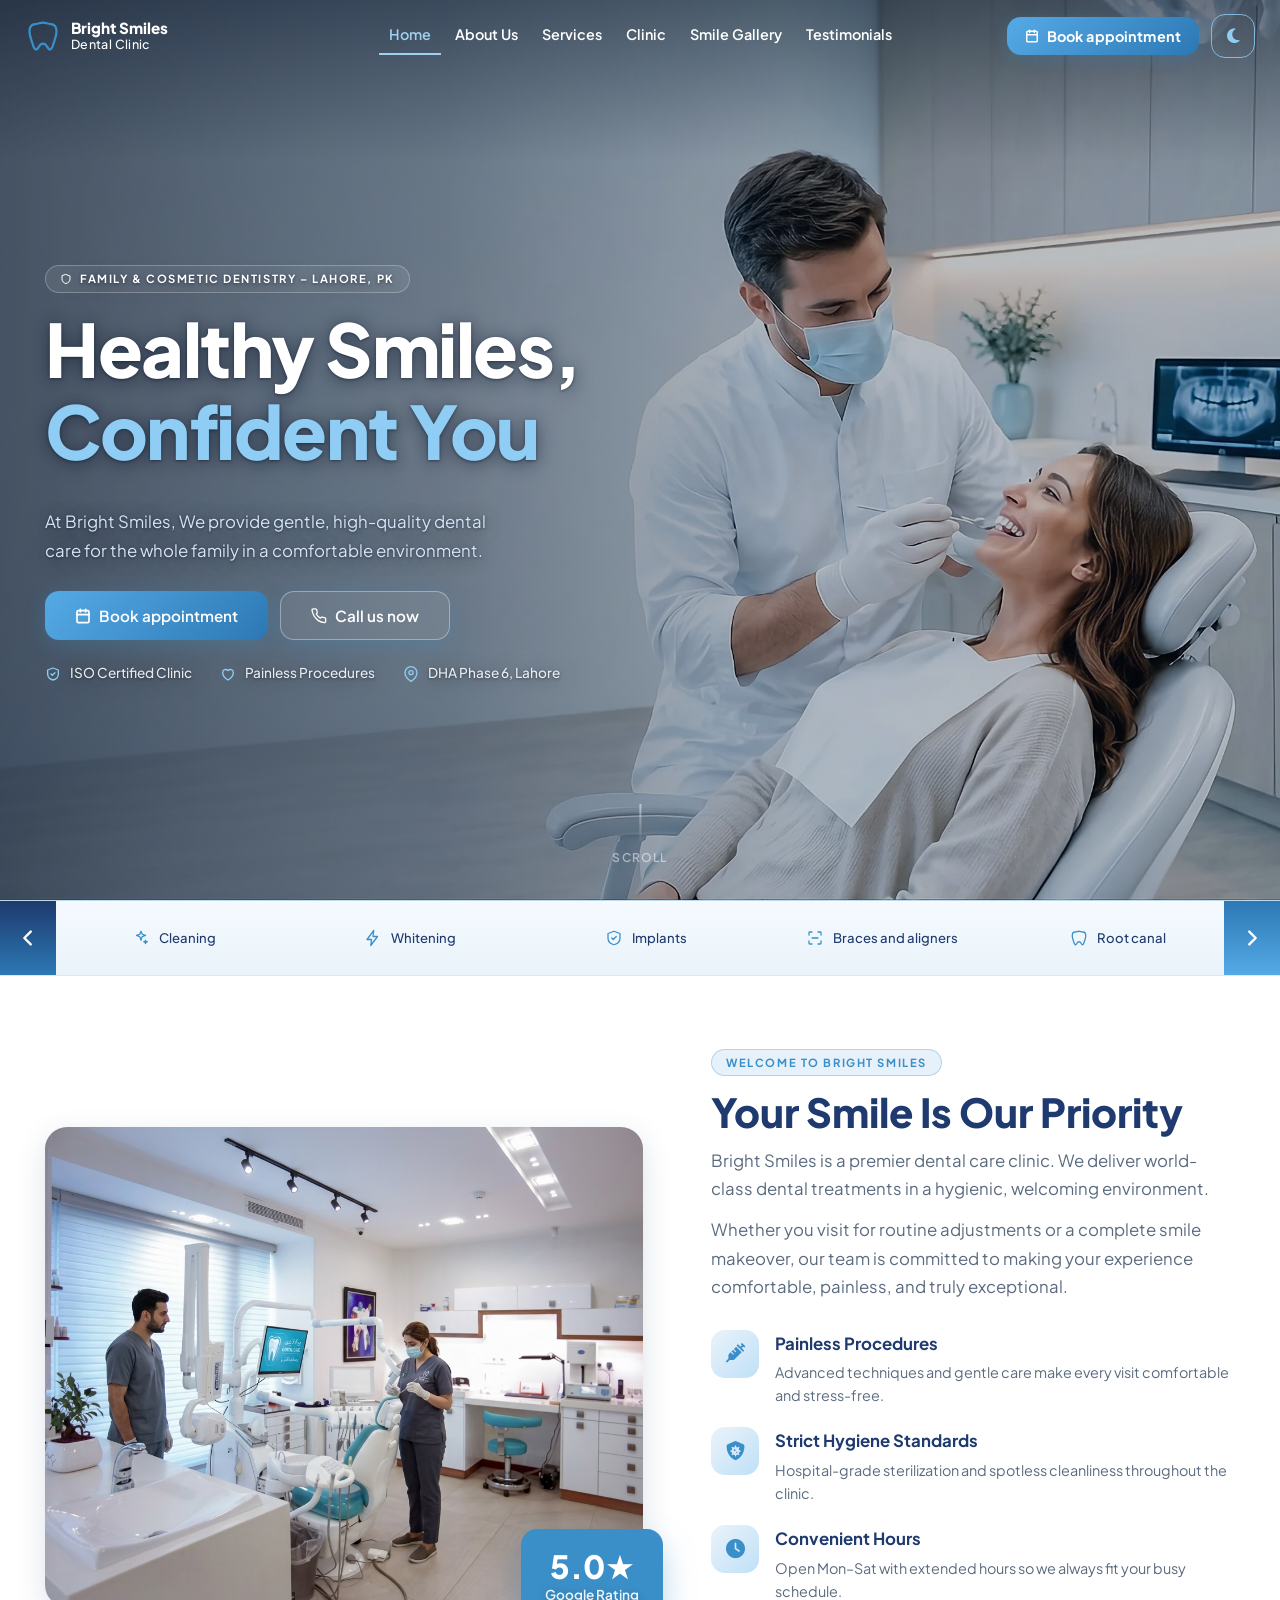
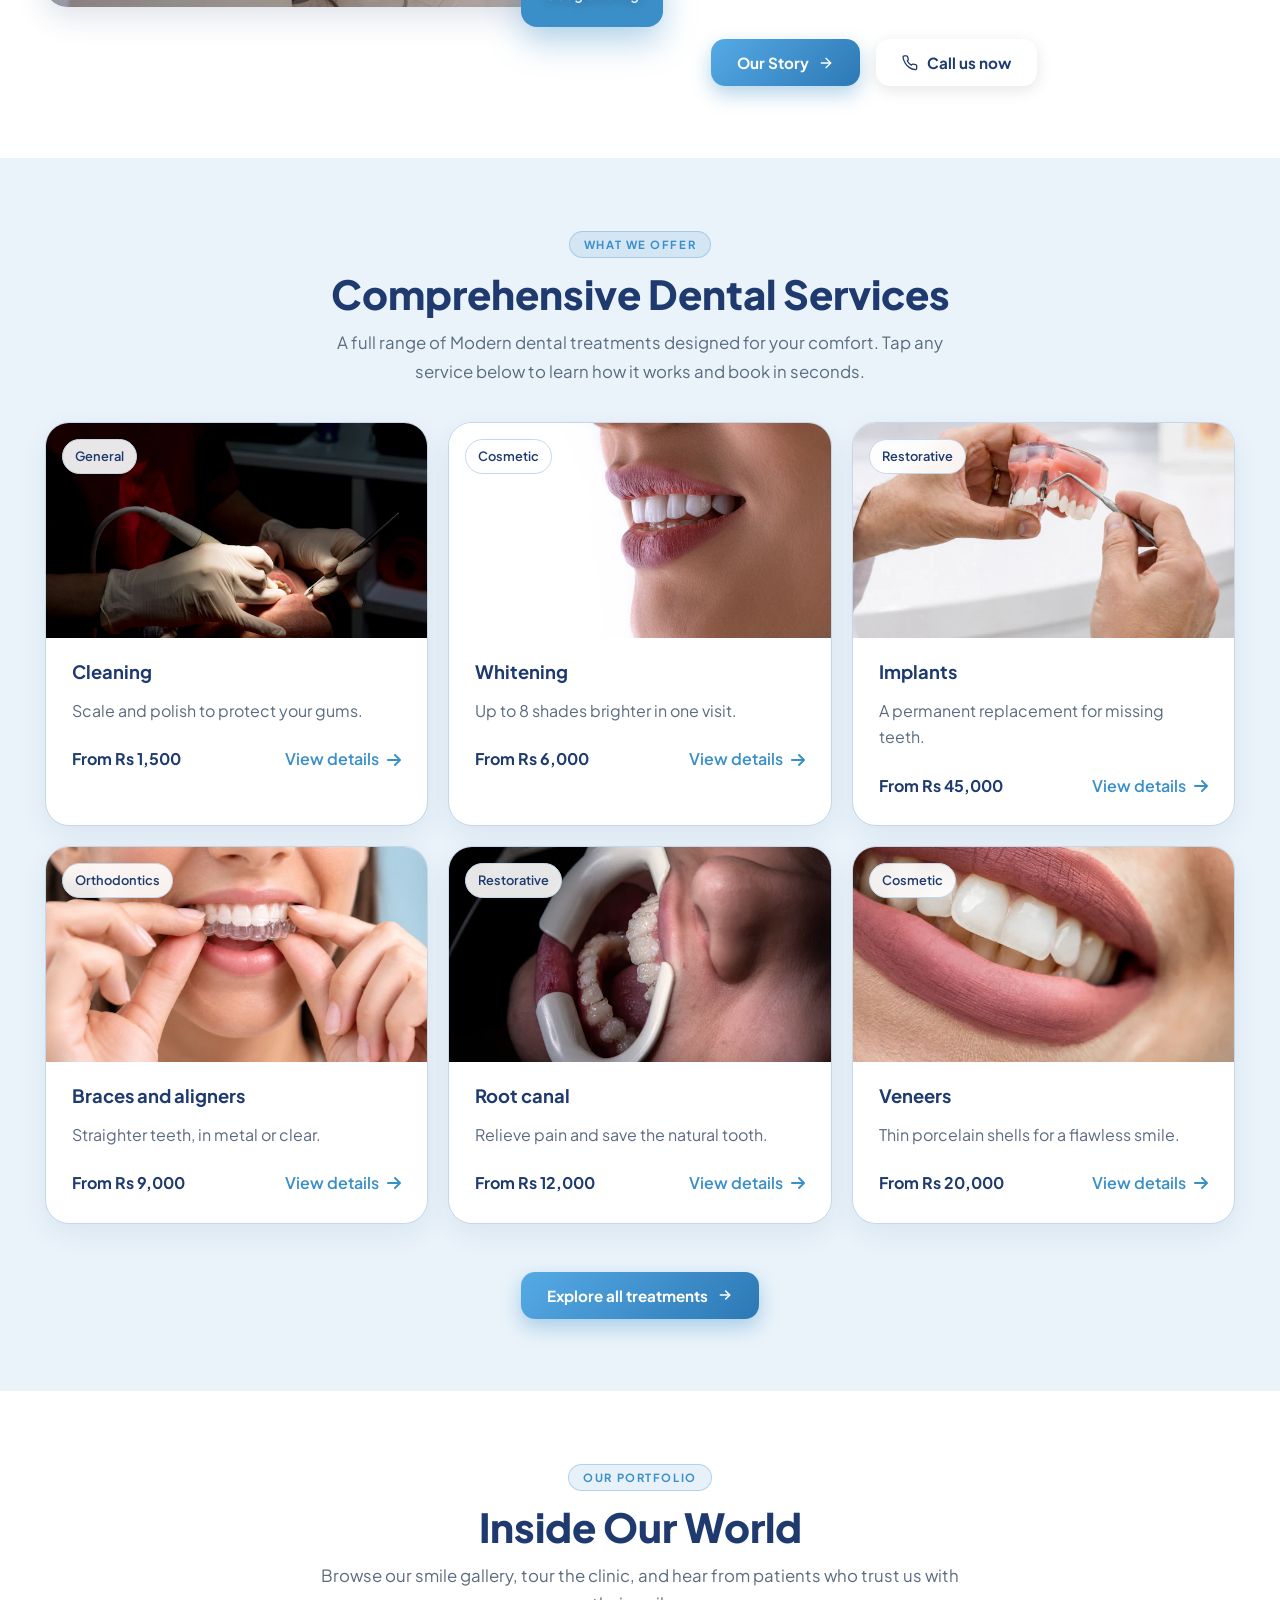
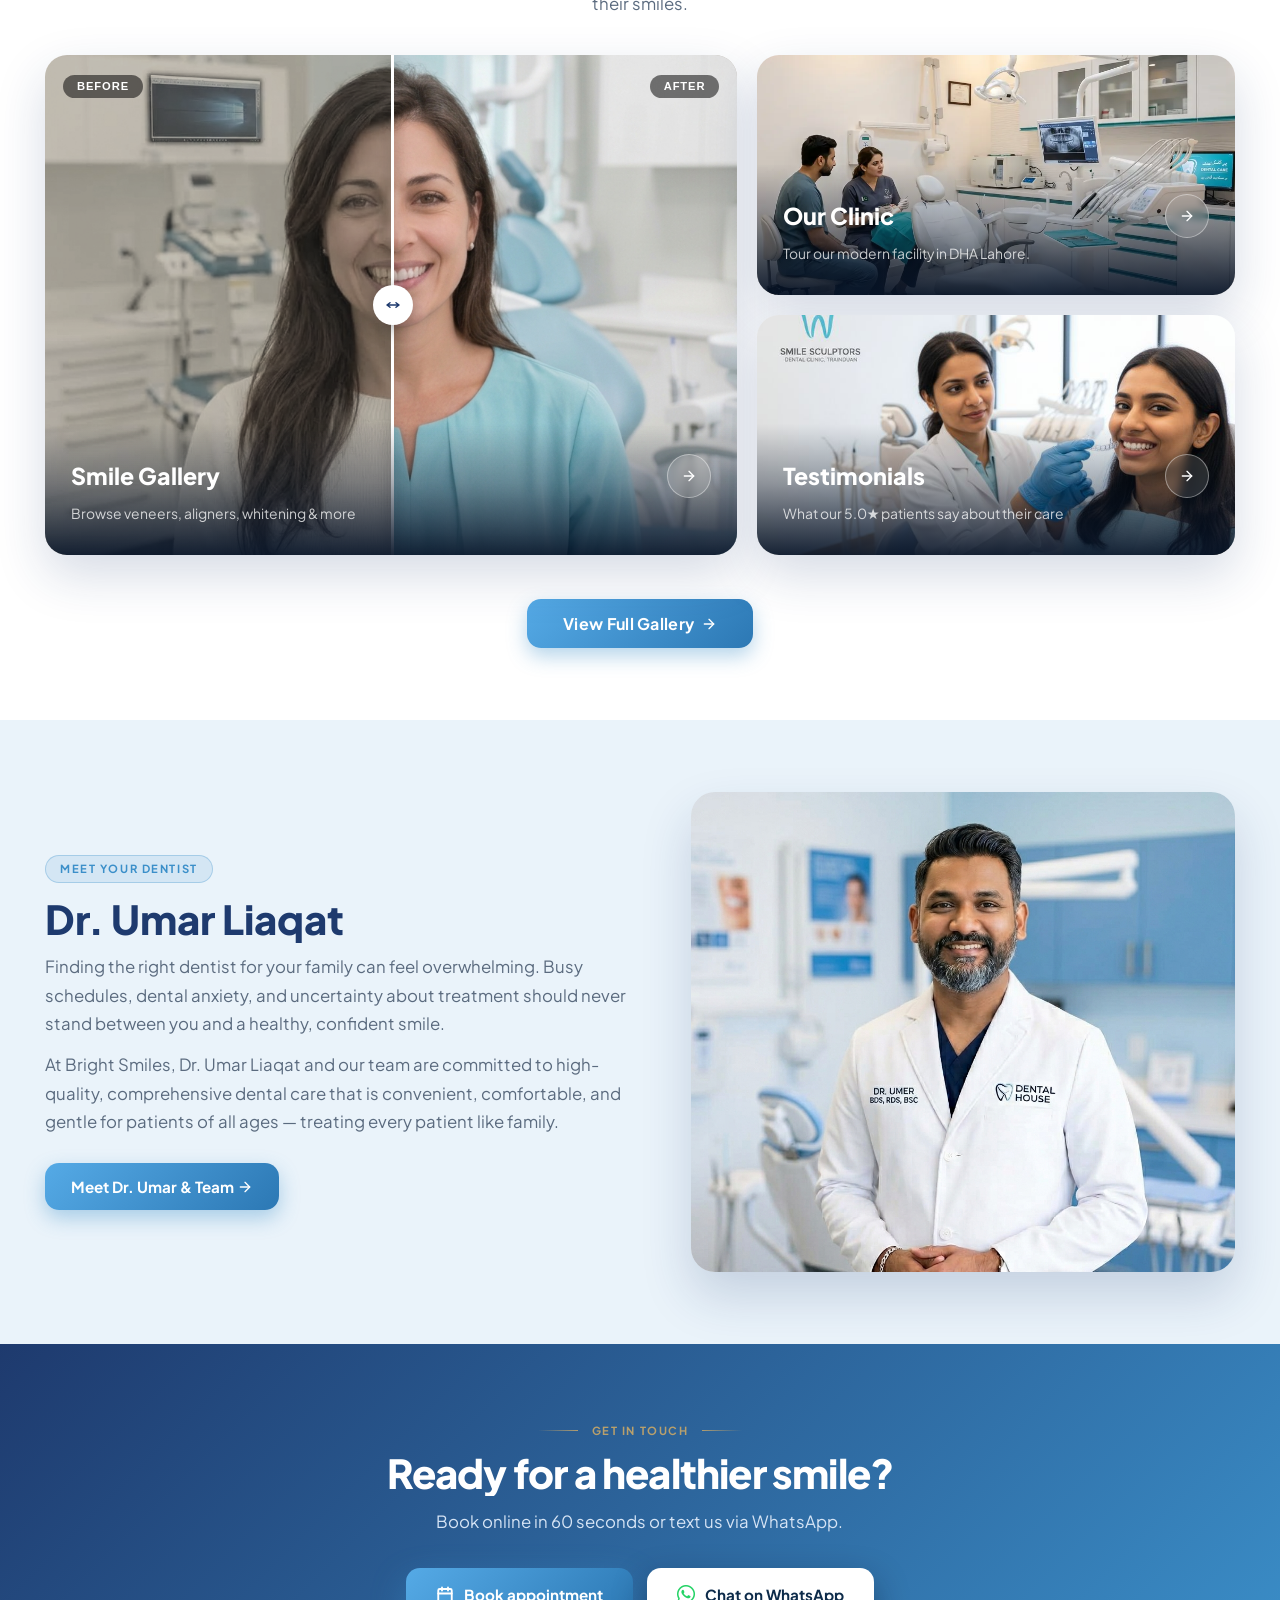
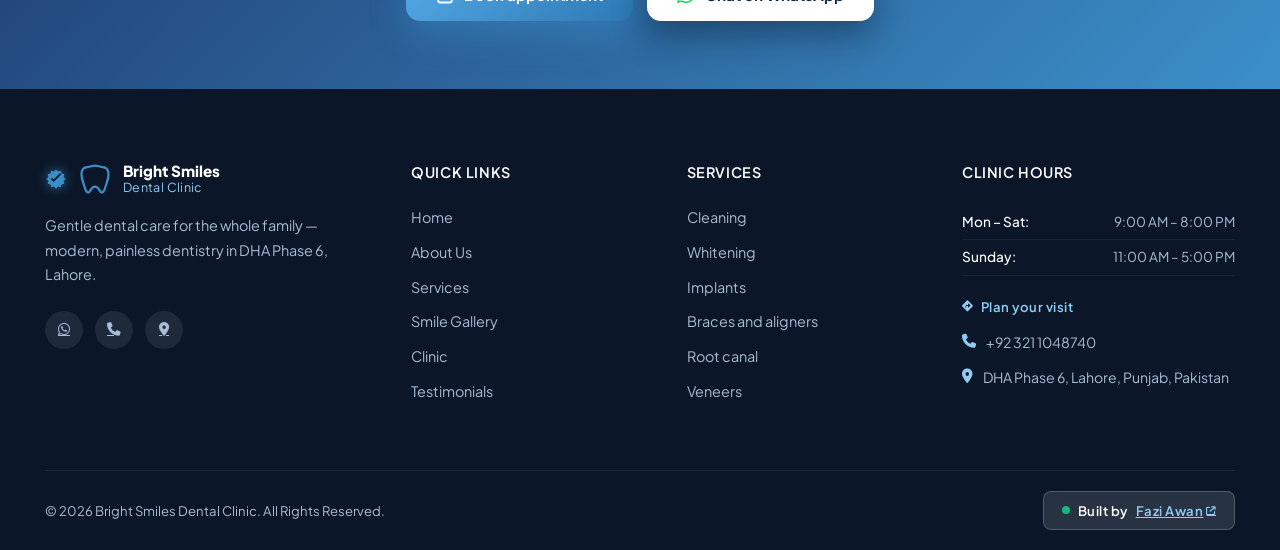
<file: index.html>
<!-- Bright Smiles Dental Clinic - handover build. Designed & built by Fazi Awan. -->

<!DOCTYPE html>
<html lang="en"><head><meta charset="utf-8">
<meta name="viewport" content="width=device-width, initial-scale=1, viewport-fit=cover">
<title>Bright Smiles Dental Clinic – Dentist in Lahore</title>
<meta name="description" content="Gentle dental care for the whole family in Lahore. Book your appointment at Bright Smiles Dental Clinic.">
<link rel="preconnect" href="https://fonts.googleapis.com">
<link rel="preconnect" href="https://fonts.gstatic.com" crossorigin>
<link rel="preconnect" href="https://cdnjs.cloudflare.com" crossorigin>
<link href="https://fonts.googleapis.com/css2?family=Plus+Jakarta+Sans:wght@400;600;800&display=swap" rel="stylesheet">
<link rel="stylesheet" href="https://cdnjs.cloudflare.com/ajax/libs/font-awesome/6.5.0/css/all.min.css">
<link rel="stylesheet" href="css/styles.css">
<link rel="preload" as="image" href="images/landing-image.webp" type="image/webp" media="(min-width:821px)">
<link rel="preload" as="image" href="images/landing-image-mobile.jpg" type="image/jpeg" media="(max-width:820px)">
<script>try{var t=localStorage.getItem("theme");if(t)document.documentElement.dataset.theme=t}catch(e){};document.documentElement.classList.add("js")</script>
</head><body>
<svg width="0" height="0" style="position:absolute"><defs><linearGradient id="g" x1="0" y1="0" x2="1" y2="1"><stop offset="0" stop-color="#fff"/><stop offset=".6" stop-color="#eaf5fd"/><stop offset="1" stop-color="#a9d3f1"/></linearGradient></defs>
<symbol id="t" viewBox="0 0 24 24"><path d="M12 3c-2 0-3 1-5 1S3 5 3 9c0 3 1 5 2 8 .5 2 1 4 2.5 4 1.7 0 1.5-4 4.5-4s2.8 4 4.5 4c1.5 0 2-2 2.5-4 1-3 2-5 2-8 0-4-2-5-4-5s-3-1-5-1z"/></symbol>
</svg>
<header><a class="logo" href="index.html"><svg><use href="#t"/></svg><span>Bright Smiles<br><small>Dental Clinic</small></span></a>
<nav id="nav"><a href="index.html" class="on" aria-current="page">Home</a><a href="about.html">About Us</a><a href="services.html">Services</a><a href="clinic.html">Clinic</a><a href="work.html">Smile Gallery</a><a href="testimonials.html">Testimonials</a></nav>
<div class="ha"><button type="button" class="btn hb" onclick="openBooking()"><svg width="14" height="14" viewBox="0 0 24 24" fill="none" stroke="currentColor" stroke-width="2.5" stroke-linecap="round" stroke-linejoin="round" aria-hidden="true"><rect x="3" y="4" width="18" height="18" rx="2"/><line x1="16" y1="2" x2="16" y2="6"/><line x1="8" y1="2" x2="8" y2="6"/><line x1="3" y1="10" x2="21" y2="10"/></svg> Book appointment</button><button type="button" id="th" aria-label="Toggle dark mode"><i class="fa-solid fa-moon" aria-hidden="true"></i></button><button type="button" id="mn" class="mn" aria-label="Open menu" aria-controls="nav" aria-expanded="false"><span></span><span></span><span></span></button></div></header>
<main><section class="pg">
<div class="sec hs"><div class="w"><div class="mesh"></div>
<div class="hero"><div><div class="eb in"><svg width="12" height="12" viewBox="0 0 24 24" fill="none" stroke="currentColor" stroke-width="2" stroke-linecap="round" stroke-linejoin="round" aria-hidden="true"><path d="M12 3l8 3v6c0 5-3.5 8-8 9-4.5-1-8-4-8-9V6z"/></svg><span class="eb-full">FAMILY &amp; COSMETIC DENTISTRY – LAHORE, PK</span><span class="eb-short">FAMILY &amp; COSMETIC DENTISTRY – LAHORE</span></div><h1 class="in">Healthy Smiles,<span>Confident You</span></h1><p class="in">At Bright Smiles, We provide gentle, high-quality dental care for the whole family in a comfortable environment.</p>
<div class="in hero-btns"><button type="button" class="btn" onclick="openBooking()"><svg width="16" height="16" viewBox="0 0 24 24" fill="none" stroke="currentColor" stroke-width="2.5" stroke-linecap="round" stroke-linejoin="round" aria-hidden="true"><rect x="3" y="4" width="18" height="18" rx="2"/><line x1="16" y1="2" x2="16" y2="6"/><line x1="8" y1="2" x2="8" y2="6"/><line x1="3" y1="10" x2="21" y2="10"/></svg> Book appointment</button><a class="btn alt" href="tel:+923211048740"><svg width="16" height="16" viewBox="0 0 24 24" fill="none" stroke="currentColor" stroke-width="2" stroke-linecap="round" stroke-linejoin="round" aria-hidden="true"><path d="M22 16.92v3a2 2 0 0 1-2.18 2 19.79 19.79 0 0 1-8.63-3.07A19.5 19.5 0 0 1 4.69 12 19.79 19.79 0 0 1 1.58 3.4 2 2 0 0 1 3.56 1.22h3a2 2 0 0 1 2 1.72 12.84 12.84 0 0 0 .7 2.81 2 2 0 0 1-.45 2.11L7.91 8.96a16 16 0 0 0 6.13 6.13l.91-.91a2 2 0 0 1 2.11-.45 12.84 12.84 0 0 0 2.81.7A2 2 0 0 1 22 16.92z"></svg> Call us now</a></div><div class="trust in"><div class="ti"><svg class="ts" viewBox="0 0 24 24" aria-hidden="true"><path d="M12 3l8 3v6c0 5-3.5 8-8 9-4.5-1-8-4-8-9V6z"/><path d="M9 12l2 2 4-4"/></svg>ISO Certified Clinic</div><div class="ti"><svg class="ts" viewBox="0 0 24 24" aria-hidden="true"><path d="M12 21s-8-5-8-11a4.5 4.5 0 018-3 4.5 4.5 0 018 3c0 6-8 11-8 11z"/></svg>Painless Procedures</div><div class="ti"><svg class="ts" viewBox="0 0 24 24" aria-hidden="true"><path d="M21 10c0 7-9 13-9 13s-9-6-9-13a9 9 0 0118 0z"/><circle cx="12" cy="10" r="3"/></svg>DHA Phase 6, Lahore</div></div></div>
</div>

</div><a class="scb" href="#next" aria-label="Scroll to content"><span class="scb-line"></span><span class="scb-txt">Scroll</span></a></div><div class="strip">
<button class="stab prev" type="button" data-dir="-1" aria-label="Previous treatments"><svg viewBox="0 0 24 24" aria-hidden="true"><path d="M15 5l-7 7 7 7"/></svg></button>
<div class="swin"><div class="strack" data-strack>
<div class="si"><svg viewBox="0 0 24 24" aria-hidden="true"><path d="M12 3l1.6 4L18 8.6l-4.4 1.6L12 15l-1.6-4.8L6 8.6l4.4-1.6z"/><path d="M18 15l.7 1.8L20.5 17l-1.8.7L18 19.5l-.7-1.8L15.5 17l1.8-.7z"/></svg>Cleaning</div>
<div class="si"><svg viewBox="0 0 24 24" aria-hidden="true"><path d="M13 2 4 14h6l-1 8 9-12h-6z"/></svg>Whitening</div>
<div class="si"><svg viewBox="0 0 24 24" aria-hidden="true"><path d="M12 3l8 3v6c0 5-3.5 8-8 9-4.5-1-8-4-8-9V6z"/><path d="M9 12l2 2 4-4"/></svg>Implants</div>
<div class="si"><svg viewBox="0 0 24 24" aria-hidden="true"><path d="M4 8V5a1 1 0 0 1 1-1h3"/><path d="M16 4h3a1 1 0 0 1 1 1v3"/><path d="M20 16v3a1 1 0 0 1-1 1h-3"/><path d="M8 20H5a1 1 0 0 1-1-1v-3"/><path d="M8 12h8"/></svg>Braces and aligners</div>
<div class="si"><svg viewBox="0 0 24 24" aria-hidden="true"><path d="M12 3c-2 0-3 1-5 1S3 5 3 9c0 3 1 5 2 8 .5 2 1 4 2.5 4 1.7 0 1.5-4 4.5-4s2.8 4 4.5 4c1.5 0 2-2 2.5-4 1-3 2-5 2-8 0-4-2-5-4-5s-3-1-5-1z"/></svg>Root canal</div>
<div class="si"><svg viewBox="0 0 24 24" aria-hidden="true"><path d="M6 4h12l3 5-9 11L3 9z"/><path d="M3 9h18"/><path d="M9 4l3 16 3-16"/></svg>Veneers</div>
</div></div>
<button class="stab next" type="button" data-dir="1" aria-label="Next treatments"><svg viewBox="0 0 24 24" aria-hidden="true"><path d="M9 5l7 7-7 7"/></svg></button>
</div>
</section>

<section class="sec" id="next">
  <div class="w">
    <div class="two">
      <div class="pic fade-in-left" style="min-height: 480px; background-image: url('images/new-clinic.jfif'); box-shadow: 0 10px 30px rgba(30,58,110,.15); overflow: visible;">
        <div class="gl" style="bottom: -20px; right: -20px; text-align: center; padding: 20px 24px; background: var(--blue); color: #fff; border: none; border-radius: 16px; box-shadow: 0 16px 32px rgba(59,143,201,.35); backdrop-filter: none;">
          <b style="font-size: 2rem; font-family: var(--fh); font-weight: 800; display: block; line-height: 1.1; color: #fff;">5.0★</b>
          <span style="font-size: .85rem; font-weight: 600; opacity: .9;">Google Rating</span>
        </div>
      </div>
      <div class="fade-in-right" style="padding-left: 20px;">
        <div class="eb">WELCOME TO BRIGHT SMILES</div>
        <h2>Your Smile Is Our Priority</h2>
        <p>
          Bright Smiles is a premier dental care clinic. We deliver world-class dental treatments in a hygienic, welcoming environment.
        </p>
        <p>
          Whether you visit for routine adjustments or a complete smile makeover, our team is committed to making your experience comfortable, painless, and truly exceptional.
        </p>
        <div class="feats">
          <div class="feat">
            <div class="ic"><i class="fa-solid fa-syringe" aria-hidden="true"></i></div>
            <div>
              <h4>Painless Procedures</h4>
              <p>Advanced techniques and gentle care make every visit comfortable and stress-free.</p>
            </div>
          </div>
          <div class="feat">
            <div class="ic"><i class="fa-solid fa-shield-virus" aria-hidden="true"></i></div>
            <div>
              <h4>Strict Hygiene Standards</h4>
              <p>Hospital-grade sterilization and spotless cleanliness throughout the clinic.</p>
            </div>
          </div>
          <div class="feat">
            <div class="ic"><i class="fa-solid fa-clock" aria-hidden="true"></i></div>
            <div>
              <h4>Convenient Hours</h4>
              <p>Open Mon–Sat with extended hours so we always fit your busy schedule.</p>
            </div>
          </div>
        </div>
        <div style="display:flex; gap:16px; flex-wrap:wrap;">
          <a href="about.html" class="btn">Our Story <svg width="16" height="16" style="margin-left:6px" viewBox="0 0 24 24" fill="none" stroke="currentColor" stroke-width="2" stroke-linecap="round" stroke-linejoin="round" aria-hidden="true"><path d="M5 12h14"/><path d="M12 5l7 7-7 7"/></svg></a>
          <a href="tel:+923211048740" class="btn alt"><svg width="16" height="16" style="margin-right:6px" viewBox="0 0 24 24" fill="none" stroke="currentColor" stroke-width="2" stroke-linecap="round" stroke-linejoin="round" aria-hidden="true"><path d="M22 16.92v3a2 2 0 0 1-2.18 2 19.79 19.79 0 0 1-8.63-3.07A19.5 19.5 0 0 1 4.69 12 19.79 19.79 0 0 1 1.58 3.4 2 2 0 0 1 3.56 1.22h3a2 2 0 0 1 2 1.72 12.84 12.84 0 0 0 .7 2.81 2 2 0 0 1-.45 2.11L7.91 8.96a16 16 0 0 0 6.13 6.13l.91-.91a2 2 0 0 1 2.11-.45 12.84 12.84 0 0 0 2.81.7A2 2 0 0 1 22 16.92z"></svg> Call us now</a>
        </div>
      </div>
    </div>
  </div>
</section>

<div class="sec tint"><div class="w"><div class="sh fade-in"><div class="eb">WHAT WE OFFER</div><h2>Comprehensive Dental Services</h2><p>A full range of Modern dental treatments designed for your comfort. Tap any service below to learn how it works and book in seconds.</p></div><div class="grid stagger" id="svp"></div><div class="sh-more"><a class="btn" href="services.html">Explore all treatments<svg viewBox="0 0 24 24" width="16" height="16" fill="none" stroke="currentColor" stroke-width="2.4" stroke-linecap="round" stroke-linejoin="round" aria-hidden="true"><path d="M5 12h14"/><path d="M13 6l6 6-6 6"/></svg></a></div></div></div>
<section class="sec explore-more-section">
  <div class="w">
    <div class="sh fade-in">
      <div class="eb">OUR PORTFOLIO</div>
      <h2>Inside Our World</h2>
      <p>Browse our smile gallery, tour the clinic, and hear from patients who trust us with their smiles.</p>
    </div>
    <div class="explore-grid explore-grid--bento stagger">

      <!-- Card 1: Tall left — Before/After Slider -->
      <a href="work.html" class="explore-card explore-card--slider explore-card--tall" id="elink-work" draggable="false">
        <div class="explore-card-ba">
          <img src="images/before2.jfif" class="ec-b" alt="Before — dental smile makeover" loading="lazy" draggable="false">
          <img src="images/after2.jfif" class="ec-a" alt="After — radiant white smile" loading="lazy" draggable="false">
          <em class="ec-lbl ec-lbl--before">Before</em>
          <em class="ec-lbl ec-lbl--after">After</em>
          <i class="ec-handle"></i>
          <input type="range" min="0" max="100" value="50" class="ec-range" aria-label="Compare smile before and after treatment" onclick="event.preventDefault(); event.stopPropagation();" onmousedown="event.stopPropagation();">
        </div>
        <div class="explore-card-overlay">
          <div class="ec-head">
            <h3>Smile Gallery</h3>
            <span class="ec-arrow"><svg width="16" height="16" viewBox="0 0 24 24" fill="none" stroke="currentColor" stroke-width="2" stroke-linecap="round" stroke-linejoin="round" aria-hidden="true"><path d="M5 12h14"/><path d="M12 5l7 7-7 7"/></svg></span>
          </div>
          <p style="margin-bottom: 0;">Browse veneers, aligners, whitening &amp; more</p>
        </div>
      </a>

      <!-- Card 2: Top right — Clinic -->
      <a href="about.html" class="explore-card" id="elink-clinic">
        <img src="images/clinic_interior.webp" alt="Bright Smiles Dental Clinic — modern interior DHA Lahore" loading="lazy">
        <div class="explore-card-overlay">
          <div class="ec-head">
            <h3>Our Clinic</h3>
            <span class="ec-arrow"><svg width="16" height="16" viewBox="0 0 24 24" fill="none" stroke="currentColor" stroke-width="2" stroke-linecap="round" stroke-linejoin="round" aria-hidden="true"><path d="M5 12h14"/><path d="M12 5l7 7-7 7"/></svg></span>
          </div>
          <p style="margin-bottom: 0;">Tour our modern facility in DHA Lahore.</p>
        </div>
      </a>

      <!-- Card 3: Bottom right — Testimonials -->
      <a href="testimonials.html" class="explore-card" id="elink-testimonials">
        <img src="images/tes.jpg" alt="Happy patient at Bright Smiles Dental Clinic Lahore" loading="lazy">
        <div class="explore-card-overlay">
          <div class="ec-head">
            <h3>Testimonials</h3>
            <span class="ec-arrow"><svg width="16" height="16" viewBox="0 0 24 24" fill="none" stroke="currentColor" stroke-width="2" stroke-linecap="round" stroke-linejoin="round" aria-hidden="true"><path d="M5 12h14"/><path d="M12 5l7 7-7 7"/></svg></span>
          </div>
          <p style="margin-bottom: 0;">What our 5.0&#9733; patients say about their care</p>
        </div>
      </a>

    </div>
    <div style="margin-top: 44px; text-align: center;">
      <a href="work.html" class="btn" style="padding: 14px 36px; font-size: 1rem; font-weight: 700; letter-spacing: .02em;">View Full Gallery &nbsp;<svg width="16" height="16" viewBox="0 0 24 24" fill="none" stroke="currentColor" stroke-width="2" stroke-linecap="round" stroke-linejoin="round" aria-hidden="true"><path d="M5 12h14"/><path d="M12 5l7 7-7 7"/></svg></a>
    </div>
  </div>
</section>
<section class="sec tint" id="dentist" aria-label="Meet your dentist">
  <div class="w">
    <div class="two">
      <div class="fade-in-left">
        <div class="eb">MEET YOUR DENTIST</div>
        <h2>Dr. Umar Liaqat</h2>
        <p>Finding the right dentist for your family can feel overwhelming. Busy schedules, dental anxiety, and uncertainty about treatment should never stand between you and a healthy, confident smile.</p>
        <p>At Bright Smiles, Dr. Umar Liaqat and our team are committed to high-quality, comprehensive dental care that is convenient, comfortable, and gentle for patients of all ages &mdash; treating every patient like family.</p>
        <div style="margin-top: 26px;"><a href="about.html" class="btn">Meet Dr. Umar &amp; Team <svg width="16" height="16" viewBox="0 0 24 24" fill="none" stroke="currentColor" stroke-width="2" stroke-linecap="round" stroke-linejoin="round" aria-hidden="true"><path d="M5 12h14"/><path d="M12 5l7 7-7 7"/></svg></a></div>
      </div>
      <img class="dimg fade-in-right" src="images/dr-umar-new.jfif" alt="Dr. Umar Liaqat — Lead Dentist at Bright Smiles">
    </div>
  </div>
</section>
<div class="sec"><div class="w consult-strip js-rev"><div class="consult-copy"><span class="cs-eyebrow">Get in touch</span><h2>Ready for a healthier smile?</h2><p>Book online in 60 seconds or text us via WhatsApp.</p></div><div class="consult-actions"><button type="button" class="btn cs-book" onclick="openBooking()"><svg width="18" height="18" viewBox="0 0 24 24" fill="none" stroke="currentColor" stroke-width="2.5" stroke-linecap="round" stroke-linejoin="round" aria-hidden="true"><rect x="3" y="4" width="18" height="18" rx="2"/><line x1="16" y1="2" x2="16" y2="6"/><line x1="8" y1="2" x2="8" y2="6"/><line x1="3" y1="10" x2="21" y2="10"/></svg> Book appointment</button><a class="btn cs-wa" href="https://wa.me/923211048740?text=Hi%21%20I%20am%20browsing%20your%20website%20and%20have%20a%20few%20questions%20before%20booking." target="_blank" rel="noopener noreferrer"><i class="fa-brands fa-whatsapp" aria-hidden="true"></i> Chat on WhatsApp</a></div></div></div>
</main>
<footer class="site-footer"><div class="w">
  <div class="footer-grid">
    <div class="footer-brand">
      <div class="footer-brand-line">
        <svg class="verified-tick" viewBox="0 0 24 24" width="22" height="22" aria-label="Verified" xmlns="http://www.w3.org/2000/svg"><path fill="#3B8FC9" d="M12 1.5L14.2 3.8L17.25 2.9L18 6L21.1 6.75L20.2 9.8L22.5 12L20.2 14.2L21.1 17.25L18 18L17.25 21.1L14.2 20.2L12 22.5L9.8 20.2L6.75 21.1L6 18L2.9 17.25L3.8 14.2L1.5 12L3.8 9.8L2.9 6.75L6 6L6.75 2.9L9.8 3.8Z"/><path fill="#0b1728" d="M9.5 15.25L6.25 12L7.66 10.59L9.5 12.43L16.34 5.59L17.75 7L9.5 15.25Z"/></svg>
        <a href="index.html" class="logo"><svg><use href="#t"/></svg><span>Bright Smiles<br><small>Dental Clinic</small></span></a>
      </div>
      <p>Gentle dental care for the whole family — modern, painless dentistry in DHA Phase 6, Lahore.</p>
      <div class="footer-social">
        <a href="https://wa.me/923211048740" target="_blank" rel="noopener noreferrer" aria-label="WhatsApp"><i class="fa-brands fa-whatsapp"></i></a>
        <a href="tel:+923211048740" aria-label="Call us"><i class="fa-solid fa-phone"></i></a>
        <a href="clinic.html" aria-label="Clinic location"><i class="fa-solid fa-location-dot"></i></a>
      </div>
    </div>
    <div class="footer-col">
      <h4>Quick Links</h4>
      <ul>
        <li><a href="index.html">Home</a></li>
        <li><a href="about.html">About Us</a></li>
        <li><a href="services.html">Services</a></li>
        <li><a href="work.html">Smile Gallery</a></li>
        <li><a href="clinic.html">Clinic</a></li>
        <li><a href="testimonials.html">Testimonials</a></li>
      </ul>
    </div>
    <div class="footer-col">
      <h4>Services</h4>
      <ul>
        <li><a href="services.html">Cleaning</a></li>
        <li><a href="services.html">Whitening</a></li>
        <li><a href="services.html">Implants</a></li>
        <li><a href="services.html">Braces and aligners</a></li>
        <li><a href="services.html">Root canal</a></li>
        <li><a href="services.html">Veneers</a></li>
      </ul>
    </div>
    <div class="footer-col">
      <h4>Clinic Hours</h4>
      <div class="footer-hours-row"><span>Mon – Sat:</span> <span>9:00 AM – 8:00 PM</span></div>
      <div class="footer-hours-row"><span>Sunday:</span> <span>11:00 AM &ndash; 5:00 PM</span></div>
      <a class="footer-map-cta" href="clinic.html#visit"><i class="fa-solid fa-diamond-turn-right"></i><span>Plan your visit</span></a>
      <div class="footer-contact-item"><i class="fa-solid fa-phone icon"></i><a href="tel:+923211048740">+92 321 1048740</a></div>
      <div class="footer-contact-item"><i class="fa-solid fa-location-dot icon"></i><span>DHA Phase 6, Lahore, Punjab, Pakistan</span></div>
    </div>
  </div>
  <div class="footer-bottom">
    <div>&copy; 2026 Bright Smiles Dental Clinic. All Rights Reserved.</div>
    <p class="footer-credit"><span class="dot"></span> Built by <a href="https://fazi-awan-portfolio.vercel.app/" target="_blank" rel="noopener noreferrer">Fazi Awan <i class="fa-solid fa-arrow-up-right-from-square"></i></a></p>
  </div>
</div></footer>
<dialog id="sd"><button type="button" class="sd-x" aria-label="Close" title="Close" onclick="closeDialog(document.getElementById('sd'))">&#10005;</button><div id="sb"></div><div class="sd-actions"><button type="button" class="btn sd-book" onclick="bookService()"><svg width="16" height="16" viewBox="0 0 24 24" fill="none" stroke="currentColor" stroke-width="2.5" stroke-linecap="round" stroke-linejoin="round" aria-hidden="true"><rect x="3" y="4" width="18" height="18" rx="2"/><line x1="16" y1="2" x2="16" y2="6"/><line x1="8" y1="2" x2="8" y2="6"/><line x1="3" y1="10" x2="21" y2="10"/></svg> Book online</button><a class="btn wa-act" id="sd-wa" href="https://wa.me/923211048740" target="_blank" rel="noopener noreferrer"><i class="fa-brands fa-whatsapp"></i> Book via WhatsApp</a></div></dialog>
<dialog id="bk"><h2>Book an appointment</h2><div id="bf"><label for="n">Full name</label><input id="n" name="name" autocomplete="name"><div class="err" id="e1"></div><label for="p">Phone</label><input id="p" name="phone" type="tel" inputmode="tel" autocomplete="tel"><div class="err" id="e2"></div><label for="s">Service</label><select id="s" name="service"></select><label for="d">Preferred date</label><input id="d" name="date" type="date"><div class="err" id="e3"></div><br><button type="button" class="btn" id="go">Request appointment</button> <button type="button" class="btn alt" onclick="closeDialog(document.getElementById('bk'))">Cancel</button></div>
<p id="ok" hidden><b class="ink">Request sent.</b> We will call you within a few hours to confirm.<br><br><button type="button" class="btn" onclick="closeDialog(document.getElementById('bk'))">Close</button></p></dialog>
<script src="js/app.js" defer></script></body></html>
</file>
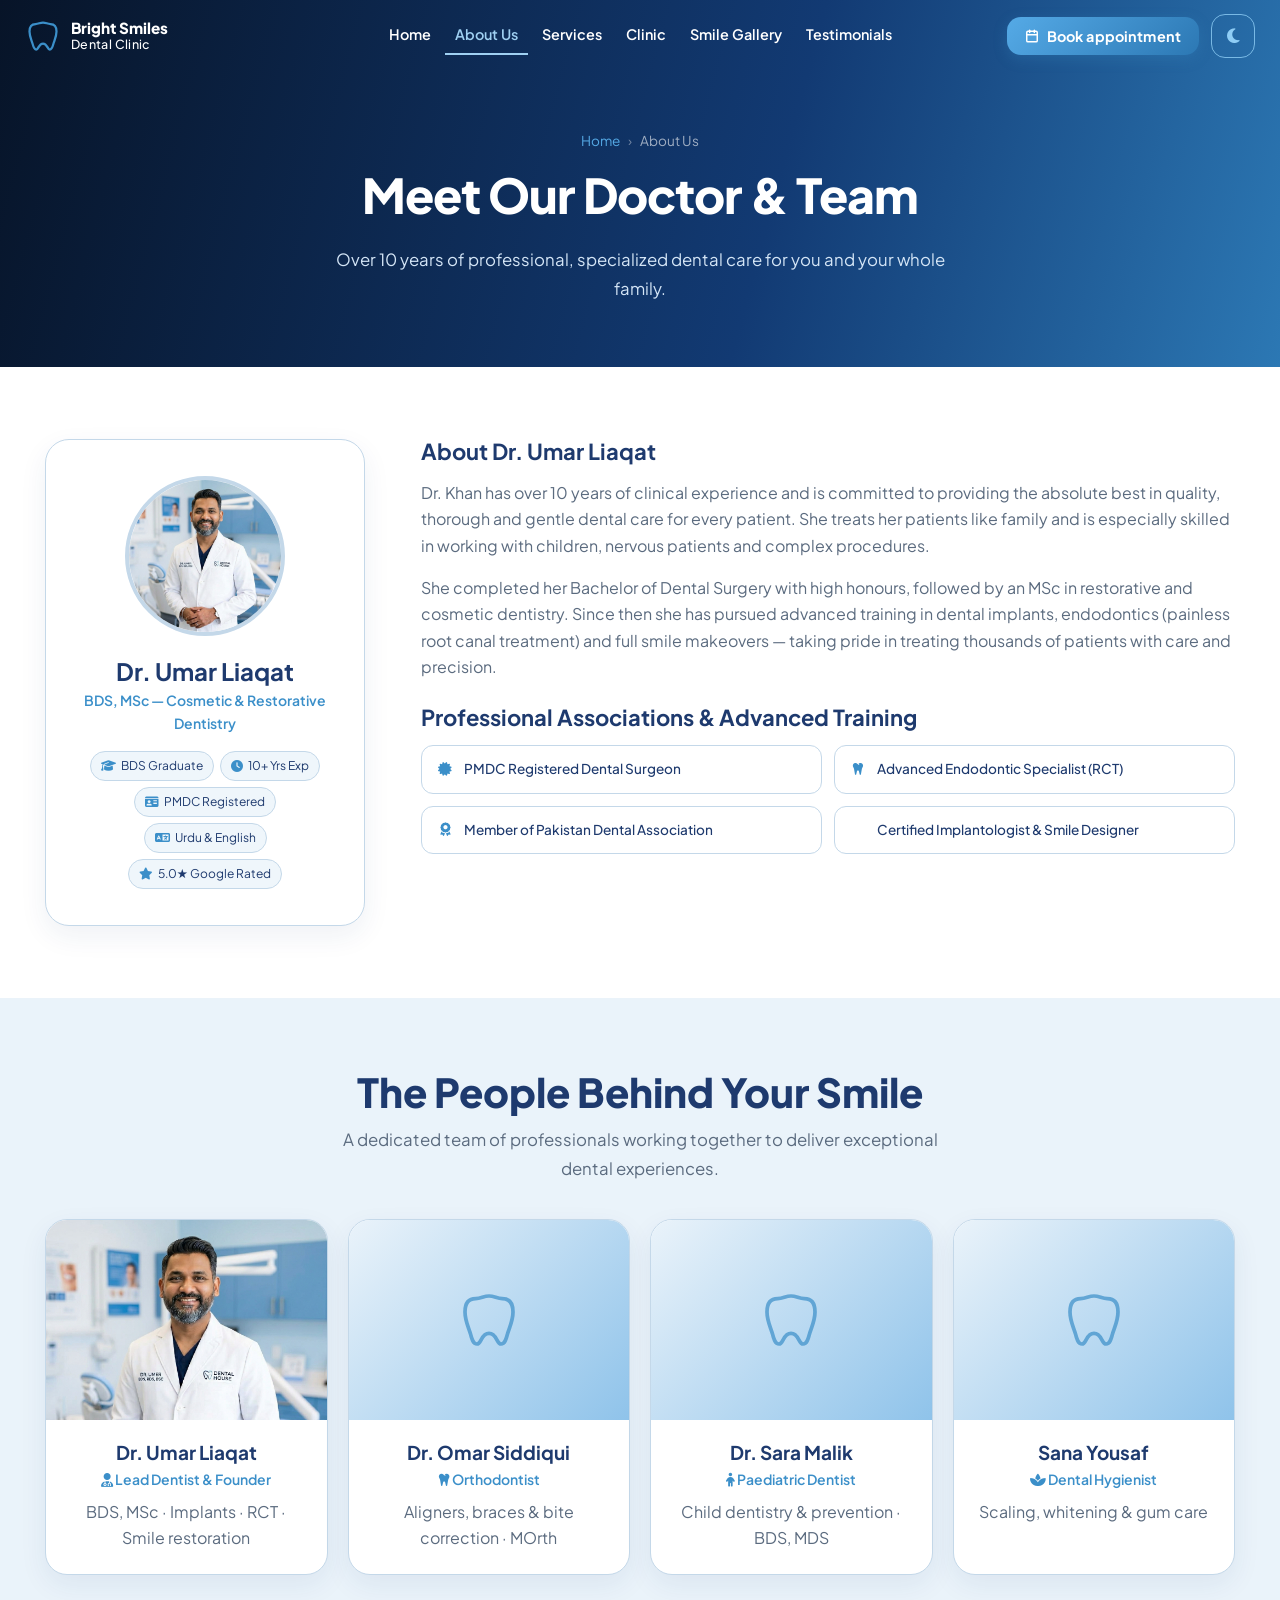
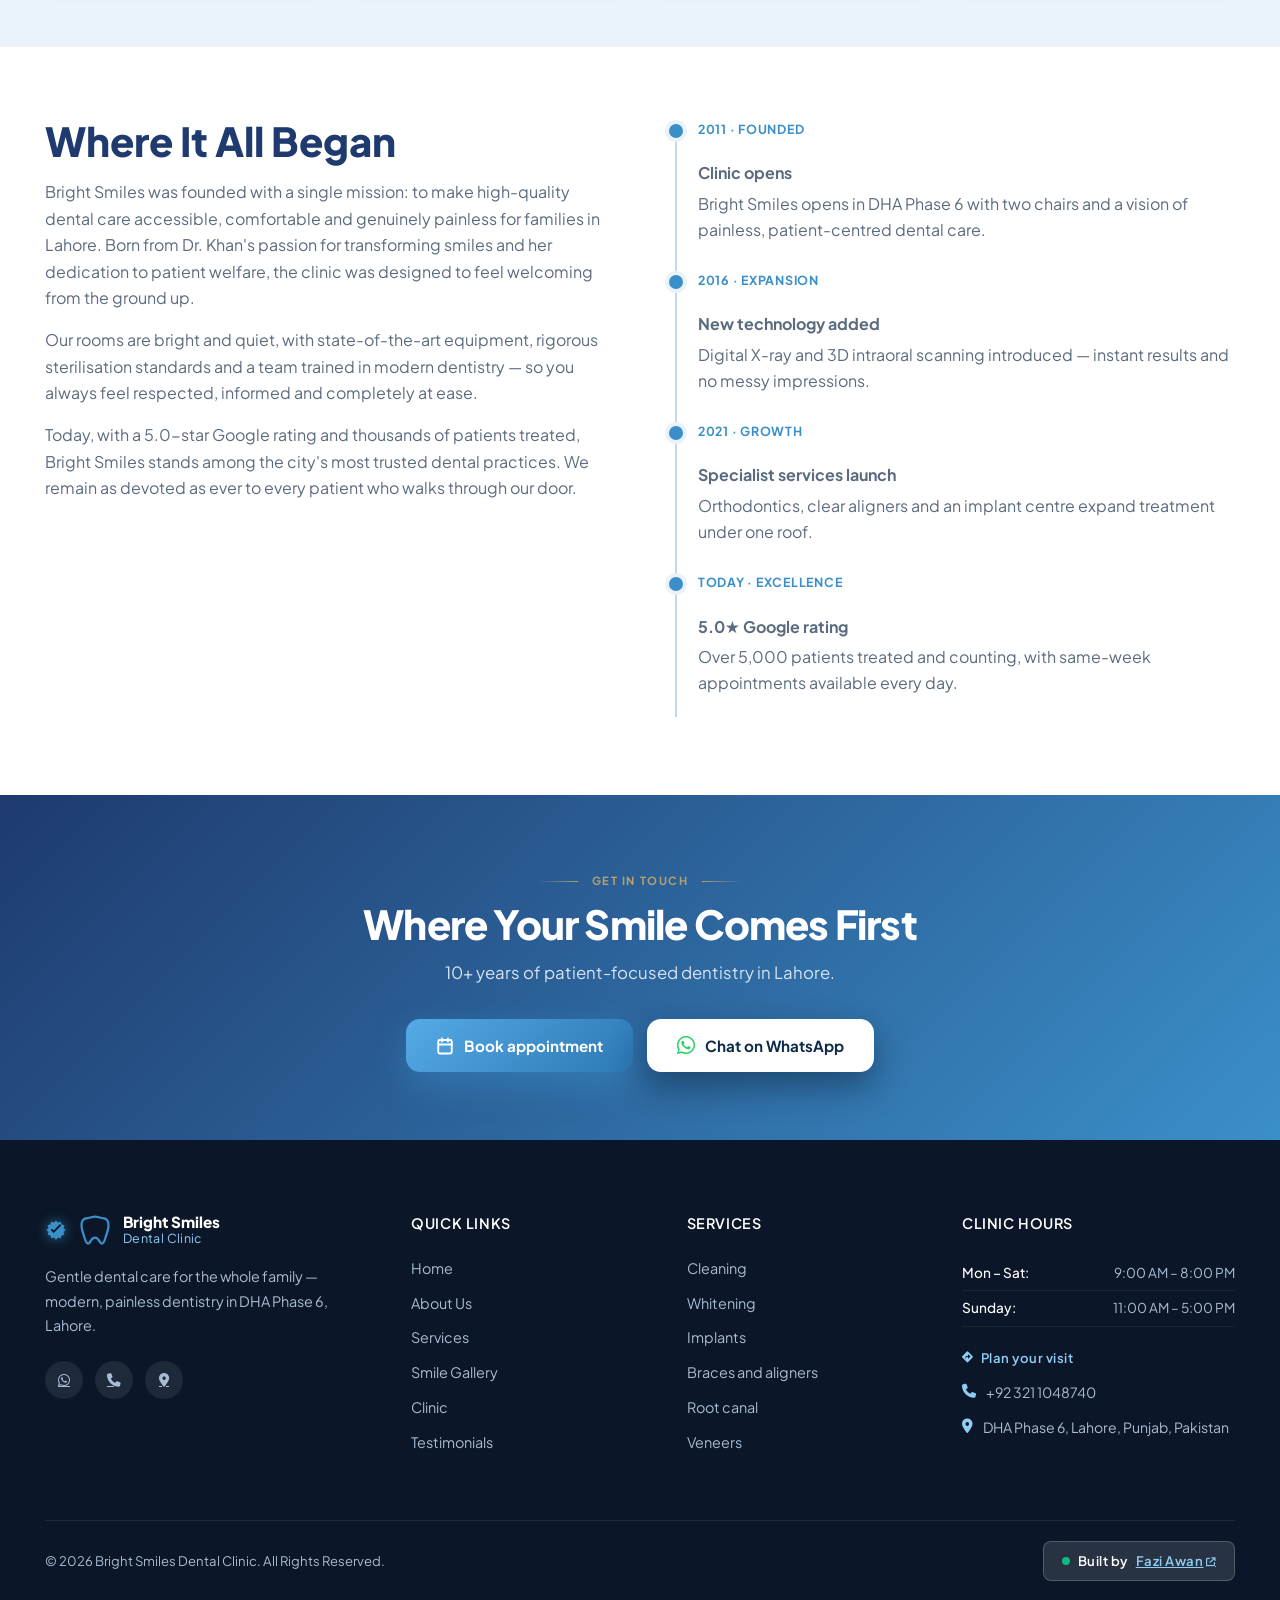
<file: about.html>
<!-- Bright Smiles Dental Clinic - handover build. Designed & built by Fazi Awan. -->

<!DOCTYPE html>
<html lang="en"><head><meta charset="utf-8">
<meta name="viewport" content="width=device-width, initial-scale=1, viewport-fit=cover">
<title>Bright Smiles Dental Clinic – About Us</title>
<meta name="description" content="Meet Dr. Umar Liaqat and the team at Bright Smiles Dental Clinic, Lahore. Over 10 years of gentle, compassionate dental care.">
<link rel="preconnect" href="https://fonts.googleapis.com">
<link rel="preconnect" href="https://fonts.gstatic.com" crossorigin>
<link rel="preconnect" href="https://cdnjs.cloudflare.com" crossorigin>
<link href="https://fonts.googleapis.com/css2?family=Plus+Jakarta+Sans:wght@400;600;800&display=swap" rel="stylesheet">
<link rel="stylesheet" href="https://cdnjs.cloudflare.com/ajax/libs/font-awesome/6.5.0/css/all.min.css">
<link rel="stylesheet" href="css/styles.css">
<script>try{var t=localStorage.getItem("theme");if(t)document.documentElement.dataset.theme=t}catch(e){};document.documentElement.classList.add("js")</script>
</head><body>
<svg width="0" height="0" style="position:absolute"><defs><linearGradient id="g" x1="0" y1="0" x2="1" y2="1"><stop offset="0" stop-color="#fff"/><stop offset=".6" stop-color="#eaf5fd"/><stop offset="1" stop-color="#a9d3f1"/></linearGradient></defs>
<symbol id="t" viewBox="0 0 24 24"><path d="M12 3c-2 0-3 1-5 1S3 5 3 9c0 3 1 5 2 8 .5 2 1 4 2.5 4 1.7 0 1.5-4 4.5-4s2.8 4 4.5 4c1.5 0 2-2 2.5-4 1-3 2-5 2-8 0-4-2-5-4-5s-3-1-5-1z"/></symbol>
</svg>
<header><a class="logo" href="index.html"><svg><use href="#t"/></svg><span>Bright Smiles<br><small>Dental Clinic</small></span></a>
<nav id="nav"><a href="index.html">Home</a><a href="about.html" class="on" aria-current="page">About Us</a><a href="services.html">Services</a><a href="clinic.html">Clinic</a><a href="work.html">Smile Gallery</a><a href="testimonials.html">Testimonials</a></nav>
<div class="ha"><button type="button" class="btn hb" onclick="openBooking()"><svg width="14" height="14" viewBox="0 0 24 24" fill="none" stroke="currentColor" stroke-width="2.5" stroke-linecap="round" stroke-linejoin="round" aria-hidden="true"><rect x="3" y="4" width="18" height="18" rx="2"/><line x1="16" y1="2" x2="16" y2="6"/><line x1="8" y1="2" x2="8" y2="6"/><line x1="3" y1="10" x2="21" y2="10"/></svg> Book appointment</button><button type="button" id="th" aria-label="Toggle dark mode"><i class="fa-solid fa-moon" aria-hidden="true"></i></button><button type="button" id="mn" class="mn" aria-label="Open menu" aria-controls="nav" aria-expanded="false"><span></span><span></span><span></span></button></div></header>
<main><section class="pg">
<div class="w ph"><div class="crumb"><a href="index.html">Home</a><span>&#8250;</span>About Us</div><h1>Meet Our Doctor &amp; Team</h1><p style="max-width:640px">Over 10 years of professional, specialized dental care for you and your whole family.</p></div>
<div class="sec"><div class="w"><div class="dr">
<div class="drc"><div class="av"><img src="images/dr-umar-new.jfif" alt="Dr. Umar Liaqat"></div><h3>Dr. Umar Liaqat</h3><div class="dg">BDS, MSc — Cosmetic &amp; Restorative Dentistry</div>
<div class="bdgs"><span class="bdg"><i class="fa-solid fa-graduation-cap"></i> BDS Graduate</span><span class="bdg"><i class="fa-solid fa-clock"></i> 10+ Yrs Exp</span><span class="bdg"><i class="fa-solid fa-id-card"></i> PMDC Registered</span><span class="bdg"><i class="fa-solid fa-language"></i> Urdu &amp; English</span><span class="bdg"><i class="fa-solid fa-star"></i> 5.0★ Google Rated</span></div></div>
<div class="drb"><h2>About Dr. Umar Liaqat</h2>
<p>Dr. Khan has over 10 years of clinical experience and is committed to providing the absolute best in quality, thorough and gentle dental care for every patient. She treats her patients like family and is especially skilled in working with children, nervous patients and complex procedures.</p>
<p>She completed her Bachelor of Dental Surgery with high honours, followed by an MSc in restorative and cosmetic dentistry. Since then she has pursued advanced training in dental implants, endodontics (painless root canal treatment) and full smile makeovers — taking pride in treating thousands of patients with care and precision.</p>
<div class="ass"><h3>Professional Associations &amp; Advanced Training</h3><div class="assg">
<div><i class="fa-solid fa-certificate"></i><span>PMDC Registered Dental Surgeon</span></div>
<div><i class="fa-solid fa-tooth"></i><span>Advanced Endodontic Specialist (RCT)</span></div>
<div><i class="fa-solid fa-award"></i><span>Member of Pakistan Dental Association</span></div>
<div><i class="fa-solid fa-sparkles"></i><span>Certified Implantologist &amp; Smile Designer</span></div>
</div></div></div></div></div></div>
<div class="sec tint"><div class="w"><div class="sh"><h2>The People Behind Your Smile</h2><p>A dedicated team of professionals working together to deliver exceptional dental experiences.</p></div><div class="tmg" id="tm"></div></div></div>
<div class="sec"><div class="w"><div class="story">
<div><h2>Where It All Began</h2>
<p>Bright Smiles was founded with a single mission: to make high-quality dental care accessible, comfortable and genuinely painless for families in Lahore. Born from Dr. Khan's passion for transforming smiles and her dedication to patient welfare, the clinic was designed to feel welcoming from the ground up.</p>
<p style="margin-top:14px">Our rooms are bright and quiet, with state-of-the-art equipment, rigorous sterilisation standards and a team trained in modern dentistry — so you always feel respected, informed and completely at ease.</p>
<p style="margin-top:14px">Today, with a 5.0-star Google rating and thousands of patients treated, Bright Smiles stands among the city's most trusted dental practices. We remain as devoted as ever to every patient who walks through our door.</p></div>
<div class="tl2">
<div class="tli"><div class="yr">2011 · FOUNDED</div><h4>Clinic opens</h4><p>Bright Smiles opens in DHA Phase 6 with two chairs and a vision of painless, patient-centred dental care.</p></div>
<div class="tli"><div class="yr">2016 · EXPANSION</div><h4>New technology added</h4><p>Digital X-ray and 3D intraoral scanning introduced — instant results and no messy impressions.</p></div>
<div class="tli"><div class="yr">2021 · GROWTH</div><h4>Specialist services launch</h4><p>Orthodontics, clear aligners and an implant centre expand treatment under one roof.</p></div>
<div class="tli"><div class="yr">TODAY · EXCELLENCE</div><h4>5.0★ Google rating</h4><p>Over 5,000 patients treated and counting, with same-week appointments available every day.</p></div>
</div></div></div></div>
<div class="sec"><div class="w consult-strip js-rev"><div class="consult-copy"><span class="cs-eyebrow">Get in touch</span><h2>Where Your Smile Comes First</h2><p>10+ years of patient-focused dentistry in Lahore.</p></div><div class="consult-actions"><button type="button" class="btn cs-book" onclick="openBooking()"><svg width="18" height="18" viewBox="0 0 24 24" fill="none" stroke="currentColor" stroke-width="2.5" stroke-linecap="round" stroke-linejoin="round" aria-hidden="true"><rect x="3" y="4" width="18" height="18" rx="2"/><line x1="16" y1="2" x2="16" y2="6"/><line x1="8" y1="2" x2="8" y2="6"/><line x1="3" y1="10" x2="21" y2="10"/></svg> Book appointment</button><a class="btn cs-wa" href="https://wa.me/923211048740?text=Hi%21%20I%20am%20browsing%20your%20website%20and%20have%20a%20few%20questions%20before%20booking." target="_blank" rel="noopener noreferrer"><i class="fa-brands fa-whatsapp" aria-hidden="true"></i> Chat on WhatsApp</a></div></div></div>
</section>
</main>
<footer class="site-footer"><div class="w">
  <div class="footer-grid">
    <div class="footer-brand">
      <div class="footer-brand-line">
        <svg class="verified-tick" viewBox="0 0 24 24" width="22" height="22" aria-label="Verified" xmlns="http://www.w3.org/2000/svg"><path fill="#3B8FC9" d="M12 1.5L14.2 3.8L17.25 2.9L18 6L21.1 6.75L20.2 9.8L22.5 12L20.2 14.2L21.1 17.25L18 18L17.25 21.1L14.2 20.2L12 22.5L9.8 20.2L6.75 21.1L6 18L2.9 17.25L3.8 14.2L1.5 12L3.8 9.8L2.9 6.75L6 6L6.75 2.9L9.8 3.8Z"/><path fill="#0b1728" d="M9.5 15.25L6.25 12L7.66 10.59L9.5 12.43L16.34 5.59L17.75 7L9.5 15.25Z"/></svg>
        <a href="index.html" class="logo"><svg><use href="#t"/></svg><span>Bright Smiles<br><small>Dental Clinic</small></span></a>
      </div>
      <p>Gentle dental care for the whole family — modern, painless dentistry in DHA Phase 6, Lahore.</p>
      <div class="footer-social">
        <a href="https://wa.me/923211048740" target="_blank" rel="noopener noreferrer" aria-label="WhatsApp"><i class="fa-brands fa-whatsapp"></i></a>
        <a href="tel:+923211048740" aria-label="Call us"><i class="fa-solid fa-phone"></i></a>
        <a href="clinic.html" aria-label="Clinic location"><i class="fa-solid fa-location-dot"></i></a>
      </div>
    </div>
    <div class="footer-col">
      <h4>Quick Links</h4>
      <ul>
        <li><a href="index.html">Home</a></li>
        <li><a href="about.html">About Us</a></li>
        <li><a href="services.html">Services</a></li>
        <li><a href="work.html">Smile Gallery</a></li>
        <li><a href="clinic.html">Clinic</a></li>
        <li><a href="testimonials.html">Testimonials</a></li>
      </ul>
    </div>
    <div class="footer-col">
      <h4>Services</h4>
      <ul>
        <li><a href="services.html">Cleaning</a></li>
        <li><a href="services.html">Whitening</a></li>
        <li><a href="services.html">Implants</a></li>
        <li><a href="services.html">Braces and aligners</a></li>
        <li><a href="services.html">Root canal</a></li>
        <li><a href="services.html">Veneers</a></li>
      </ul>
    </div>
    <div class="footer-col">
      <h4>Clinic Hours</h4>
      <div class="footer-hours-row"><span>Mon – Sat:</span> <span>9:00 AM – 8:00 PM</span></div>
      <div class="footer-hours-row"><span>Sunday:</span> <span>11:00 AM &ndash; 5:00 PM</span></div>
      <a class="footer-map-cta" href="clinic.html#visit"><i class="fa-solid fa-diamond-turn-right"></i><span>Plan your visit</span></a>
      <div class="footer-contact-item"><i class="fa-solid fa-phone icon"></i><a href="tel:+923211048740">+92 321 1048740</a></div>
      <div class="footer-contact-item"><i class="fa-solid fa-location-dot icon"></i><span>DHA Phase 6, Lahore, Punjab, Pakistan</span></div>
    </div>
  </div>
  <div class="footer-bottom">
    <div>&copy; 2026 Bright Smiles Dental Clinic. All Rights Reserved.</div>
    <p class="footer-credit"><span class="dot"></span> Built by <a href="https://fazi-awan-portfolio.vercel.app/" target="_blank" rel="noopener noreferrer">Fazi Awan <i class="fa-solid fa-arrow-up-right-from-square"></i></a></p>
  </div>
</div></footer>
<dialog id="sd"><button type="button" class="sd-x" aria-label="Close" title="Close" onclick="closeDialog(document.getElementById('sd'))">&#10005;</button><div id="sb"></div><div class="sd-actions"><button type="button" class="btn sd-book" onclick="bookService()"><svg width="16" height="16" viewBox="0 0 24 24" fill="none" stroke="currentColor" stroke-width="2.5" stroke-linecap="round" stroke-linejoin="round" aria-hidden="true"><rect x="3" y="4" width="18" height="18" rx="2"/><line x1="16" y1="2" x2="16" y2="6"/><line x1="8" y1="2" x2="8" y2="6"/><line x1="3" y1="10" x2="21" y2="10"/></svg> Book online</button><a class="btn wa-act" id="sd-wa" href="https://wa.me/923211048740" target="_blank" rel="noopener noreferrer"><i class="fa-brands fa-whatsapp"></i> Book via WhatsApp</a></div></dialog>
<dialog id="bk"><h2>Book an appointment</h2><div id="bf"><label for="n">Full name</label><input id="n" name="name" autocomplete="name"><div class="err" id="e1"></div><label for="p">Phone</label><input id="p" name="phone" type="tel" inputmode="tel" autocomplete="tel"><div class="err" id="e2"></div><label for="s">Service</label><select id="s" name="service"></select><label for="d">Preferred date</label><input id="d" name="date" type="date"><div class="err" id="e3"></div><br><button type="button" class="btn" id="go">Request appointment</button> <button type="button" class="btn alt" onclick="closeDialog(document.getElementById('bk'))">Cancel</button></div>
<p id="ok" hidden><b class="ink">Request sent.</b> We will call you within a few hours to confirm.<br><br><button type="button" class="btn" onclick="closeDialog(document.getElementById('bk'))">Close</button></p></dialog>
<script src="js/app.js" defer></script></body></html>
</file>
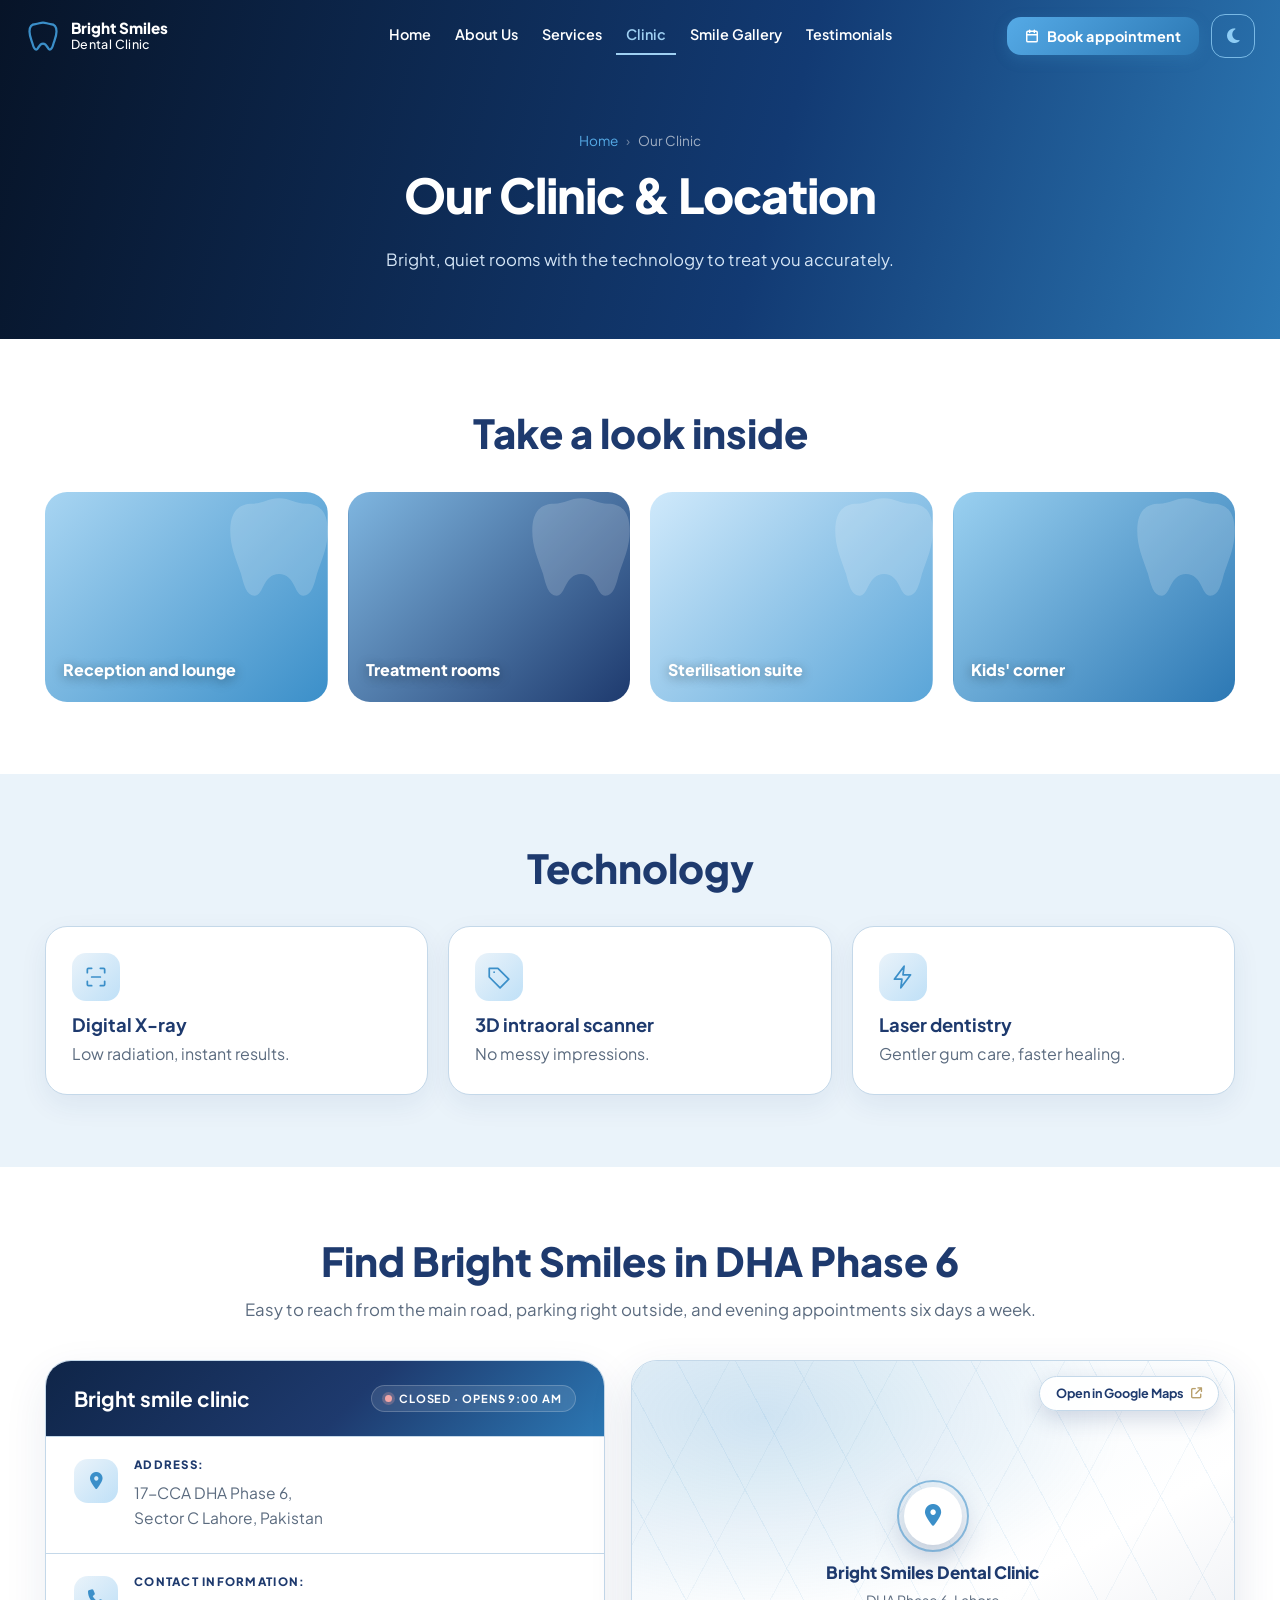
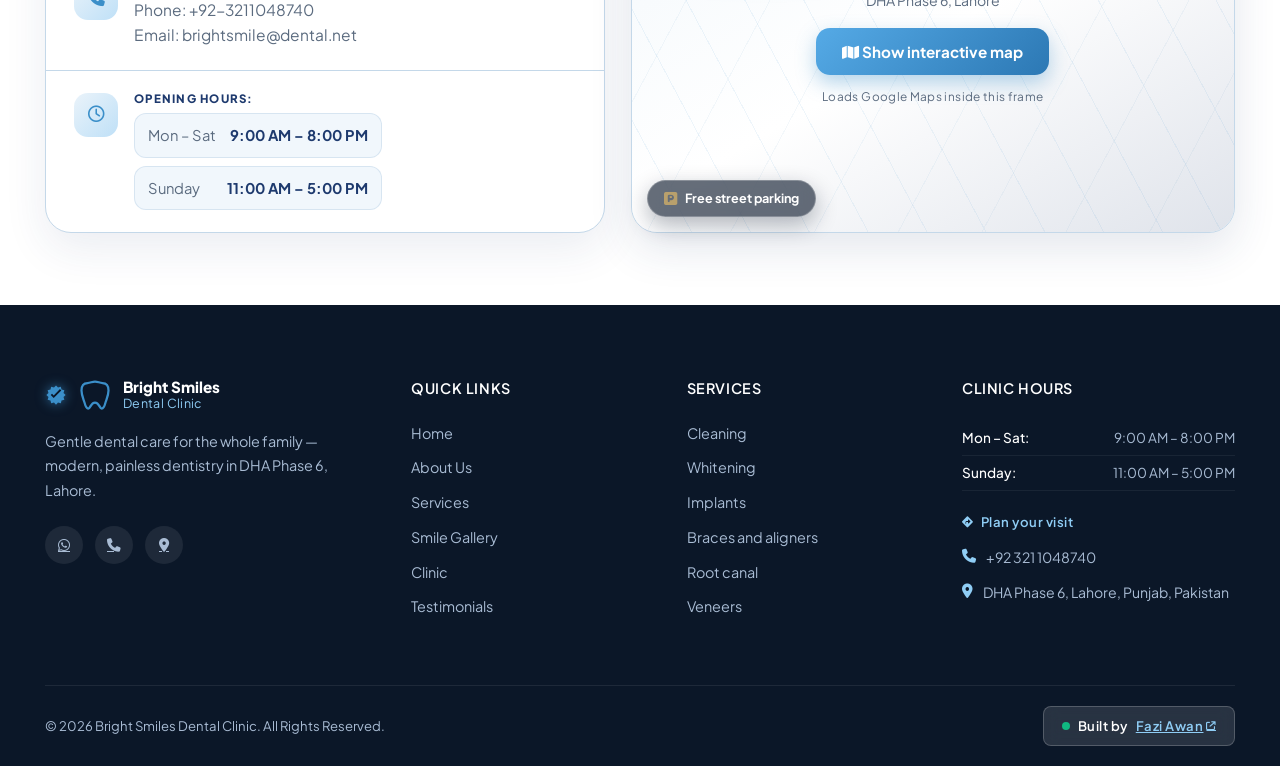
<file: clinic.html>
<!-- Bright Smiles Dental Clinic - handover build. Designed & built by Fazi Awan. -->

<!DOCTYPE html>
<html lang="en"><head><meta charset="utf-8">
<meta name="viewport" content="width=device-width, initial-scale=1, viewport-fit=cover">
<title>Bright Smiles Dental Clinic – Our Clinic</title>
<meta name="description" content="Step inside Bright Smiles Dental Clinic in Lahore. Bright treatment rooms, digital X-ray, 3D scanner and laser dentistry.">
<link rel="preconnect" href="https://fonts.googleapis.com">
<link rel="preconnect" href="https://fonts.gstatic.com" crossorigin>
<link rel="preconnect" href="https://cdnjs.cloudflare.com" crossorigin>
<link href="https://fonts.googleapis.com/css2?family=Plus+Jakarta+Sans:wght@400;600;800&display=swap" rel="stylesheet">
<link rel="stylesheet" href="https://cdnjs.cloudflare.com/ajax/libs/font-awesome/6.5.0/css/all.min.css">
<link rel="stylesheet" href="css/styles.css">
<script>try{var t=localStorage.getItem("theme");if(t)document.documentElement.dataset.theme=t}catch(e){};document.documentElement.classList.add("js")</script>
</head><body>
<svg width="0" height="0" style="position:absolute"><defs><linearGradient id="g" x1="0" y1="0" x2="1" y2="1"><stop offset="0" stop-color="#fff"/><stop offset=".6" stop-color="#eaf5fd"/><stop offset="1" stop-color="#a9d3f1"/></linearGradient></defs>
<symbol id="t" viewBox="0 0 24 24"><path d="M12 3c-2 0-3 1-5 1S3 5 3 9c0 3 1 5 2 8 .5 2 1 4 2.5 4 1.7 0 1.5-4 4.5-4s2.8 4 4.5 4c1.5 0 2-2 2.5-4 1-3 2-5 2-8 0-4-2-5-4-5s-3-1-5-1z"/></symbol>
</svg>
<header><a class="logo" href="index.html"><svg><use href="#t"/></svg><span>Bright Smiles<br><small>Dental Clinic</small></span></a>
<nav id="nav"><a href="index.html">Home</a><a href="about.html">About Us</a><a href="services.html">Services</a><a href="clinic.html" class="on" aria-current="page">Clinic</a><a href="work.html">Smile Gallery</a><a href="testimonials.html">Testimonials</a></nav>
<div class="ha"><button type="button" class="btn hb" onclick="openBooking()"><svg width="14" height="14" viewBox="0 0 24 24" fill="none" stroke="currentColor" stroke-width="2.5" stroke-linecap="round" stroke-linejoin="round" aria-hidden="true"><rect x="3" y="4" width="18" height="18" rx="2"/><line x1="16" y1="2" x2="16" y2="6"/><line x1="8" y1="2" x2="8" y2="6"/><line x1="3" y1="10" x2="21" y2="10"/></svg> Book appointment</button><button type="button" id="th" aria-label="Toggle dark mode"><i class="fa-solid fa-moon" aria-hidden="true"></i></button><button type="button" id="mn" class="mn" aria-label="Open menu" aria-controls="nav" aria-expanded="false"><span></span><span></span><span></span></button></div></header>
<main><section class="pg">
<div class="w ph"><div class="crumb"><a href="index.html">Home</a><span>&#8250;</span>Our Clinic</div><h1>Our Clinic &amp; Location</h1><p>Bright, quiet rooms with the technology to treat you accurately.</p></div><div class="sec"><div class="w"><div class="sh"><h2>Take a look inside</h2></div><div class="grid" id="gal"></div></div></div>
<div class="sec tint"><div class="w"><div class="sh"><h2>Technology</h2></div><div class="grid" id="tech"></div></div></div>
<div class="sec" id="visit"><div class="w">
<div class="sh sh-line"><h2 class="fit-line">Find Bright Smiles in DHA Phase 6</h2><p>Easy to reach from the main road, parking right outside, and evening appointments six days a week.</p></div>
<div class="visit-grid">

  <div class="visit-panel js-rev">
    <div class="vp-head">
      <div class="vp-head-row">
        <h3>Bright smile clinic</h3>
        <span class="visit-status" id="visit-status" hidden></span>
      </div>
    </div>

    <div class="vp-row">
      <div class="vp-ic"><i class="fa-solid fa-location-dot" aria-hidden="true"></i></div>
      <div class="vp-body">
        <span class="vp-label">Address:</span>
        <p class="vp-text">17-CCA DHA Phase 6,<br>Sector C Lahore, Pakistan</p>
      </div>
    </div>

    <div class="vp-row">
      <div class="vp-ic"><i class="fa-solid fa-phone" aria-hidden="true"></i></div>
      <div class="vp-body">
        <span class="vp-label">Contact information:</span>
        <p class="vp-text">Phone: <a href="tel:+923211048740">+92-3211048740</a><br>Email: <a href="mailto:brightsmile@dental.net">brightsmile@dental.net</a></p>
      </div>
    </div>

    <div class="vp-row">
      <div class="vp-ic"><i class="fa-regular fa-clock" aria-hidden="true"></i></div>
      <div class="vp-body">
        <span class="vp-label">Opening hours:</span>
        <div class="vp-hours">
          <div><span>Mon &ndash; Sat</span><b>9:00 AM &ndash; 8:00 PM</b></div>
          <div><span>Sunday</span><b>11:00 AM &ndash; 5:00 PM</b></div>
        </div>
      </div>
    </div>
  </div>

  <div class="visit-map js-rev">
    <div class="map-wrap" data-map="https://www.google.com/maps?q=DHA%20Phase%206%2C%20Lahore%2C%20Punjab%2C%20Pakistan&amp;z=16&amp;hl=en&amp;output=embed">
      <div class="map-face">
        <span class="map-pin"><i class="fa-solid fa-location-dot" aria-hidden="true"></i></span>
        <p class="map-face-title">Bright Smiles Dental Clinic</p>
        <p class="map-face-sub">DHA Phase 6, Lahore</p>
        <button type="button" class="btn map-load" data-map-load><i class="fa-solid fa-map" aria-hidden="true"></i> Show interactive map</button>
        <small class="map-face-note">Loads Google Maps inside this frame</small>
      </div>
    </div>
    <a class="map-open" href="https://www.google.com/maps/dir/?api=1&amp;destination=DHA%20Phase%206%2C%20Lahore%2C%20Punjab%2C%20Pakistan" target="_blank" rel="noopener noreferrer">Open in Google Maps <i class="fa-solid fa-arrow-up-right-from-square" aria-hidden="true"></i></a>
    <span class="map-chip"><i class="fa-solid fa-square-parking" aria-hidden="true"></i> Free street parking</span>
  </div>

</div>
</div></div>

</section>
</main>
<footer class="site-footer"><div class="w">
  <div class="footer-grid">
    <div class="footer-brand">
      <div class="footer-brand-line">
        <svg class="verified-tick" viewBox="0 0 24 24" width="22" height="22" aria-label="Verified" xmlns="http://www.w3.org/2000/svg"><path fill="#3B8FC9" d="M12 1.5L14.2 3.8L17.25 2.9L18 6L21.1 6.75L20.2 9.8L22.5 12L20.2 14.2L21.1 17.25L18 18L17.25 21.1L14.2 20.2L12 22.5L9.8 20.2L6.75 21.1L6 18L2.9 17.25L3.8 14.2L1.5 12L3.8 9.8L2.9 6.75L6 6L6.75 2.9L9.8 3.8Z"/><path fill="#0b1728" d="M9.5 15.25L6.25 12L7.66 10.59L9.5 12.43L16.34 5.59L17.75 7L9.5 15.25Z"/></svg>
        <a href="index.html" class="logo"><svg><use href="#t"/></svg><span>Bright Smiles<br><small>Dental Clinic</small></span></a>
      </div>
      <p>Gentle dental care for the whole family — modern, painless dentistry in DHA Phase 6, Lahore.</p>
      <div class="footer-social">
        <a href="https://wa.me/923211048740" target="_blank" rel="noopener noreferrer" aria-label="WhatsApp"><i class="fa-brands fa-whatsapp"></i></a>
        <a href="tel:+923211048740" aria-label="Call us"><i class="fa-solid fa-phone"></i></a>
        <a href="clinic.html" aria-label="Clinic location"><i class="fa-solid fa-location-dot"></i></a>
      </div>
    </div>
    <div class="footer-col">
      <h4>Quick Links</h4>
      <ul>
        <li><a href="index.html">Home</a></li>
        <li><a href="about.html">About Us</a></li>
        <li><a href="services.html">Services</a></li>
        <li><a href="work.html">Smile Gallery</a></li>
        <li><a href="clinic.html">Clinic</a></li>
        <li><a href="testimonials.html">Testimonials</a></li>
      </ul>
    </div>
    <div class="footer-col">
      <h4>Services</h4>
      <ul>
        <li><a href="services.html">Cleaning</a></li>
        <li><a href="services.html">Whitening</a></li>
        <li><a href="services.html">Implants</a></li>
        <li><a href="services.html">Braces and aligners</a></li>
        <li><a href="services.html">Root canal</a></li>
        <li><a href="services.html">Veneers</a></li>
      </ul>
    </div>
    <div class="footer-col">
      <h4>Clinic Hours</h4>
      <div class="footer-hours-row"><span>Mon – Sat:</span> <span>9:00 AM – 8:00 PM</span></div>
      <div class="footer-hours-row"><span>Sunday:</span> <span>11:00 AM &ndash; 5:00 PM</span></div>
      <a class="footer-map-cta" href="clinic.html#visit"><i class="fa-solid fa-diamond-turn-right"></i><span>Plan your visit</span></a>
      <div class="footer-contact-item"><i class="fa-solid fa-phone icon"></i><a href="tel:+923211048740">+92 321 1048740</a></div>
      <div class="footer-contact-item"><i class="fa-solid fa-location-dot icon"></i><span>DHA Phase 6, Lahore, Punjab, Pakistan</span></div>
    </div>
  </div>
  <div class="footer-bottom">
    <div>&copy; 2026 Bright Smiles Dental Clinic. All Rights Reserved.</div>
    <p class="footer-credit"><span class="dot"></span> Built by <a href="https://fazi-awan-portfolio.vercel.app/" target="_blank" rel="noopener noreferrer">Fazi Awan <i class="fa-solid fa-arrow-up-right-from-square"></i></a></p>
  </div>
</div></footer>
<dialog id="sd"><button type="button" class="sd-x" aria-label="Close" title="Close" onclick="closeDialog(document.getElementById('sd'))">&#10005;</button><div id="sb"></div><div class="sd-actions"><button type="button" class="btn sd-book" onclick="bookService()"><svg width="16" height="16" viewBox="0 0 24 24" fill="none" stroke="currentColor" stroke-width="2.5" stroke-linecap="round" stroke-linejoin="round" aria-hidden="true"><rect x="3" y="4" width="18" height="18" rx="2"/><line x1="16" y1="2" x2="16" y2="6"/><line x1="8" y1="2" x2="8" y2="6"/><line x1="3" y1="10" x2="21" y2="10"/></svg> Book online</button><a class="btn wa-act" id="sd-wa" href="https://wa.me/923211048740" target="_blank" rel="noopener noreferrer"><i class="fa-brands fa-whatsapp"></i> Book via WhatsApp</a></div></dialog>
<dialog id="bk"><h2>Book an appointment</h2><div id="bf"><label for="n">Full name</label><input id="n" name="name" autocomplete="name"><div class="err" id="e1"></div><label for="p">Phone</label><input id="p" name="phone" type="tel" inputmode="tel" autocomplete="tel"><div class="err" id="e2"></div><label for="s">Service</label><select id="s" name="service"></select><label for="d">Preferred date</label><input id="d" name="date" type="date"><div class="err" id="e3"></div><br><button type="button" class="btn" id="go">Request appointment</button> <button type="button" class="btn alt" onclick="closeDialog(document.getElementById('bk'))">Cancel</button></div>
<p id="ok" hidden><b class="ink">Request sent.</b> We will call you within a few hours to confirm.<br><br><button type="button" class="btn" onclick="closeDialog(document.getElementById('bk'))">Close</button></p></dialog>
<script src="js/app.js" defer></script></body></html>
</file>
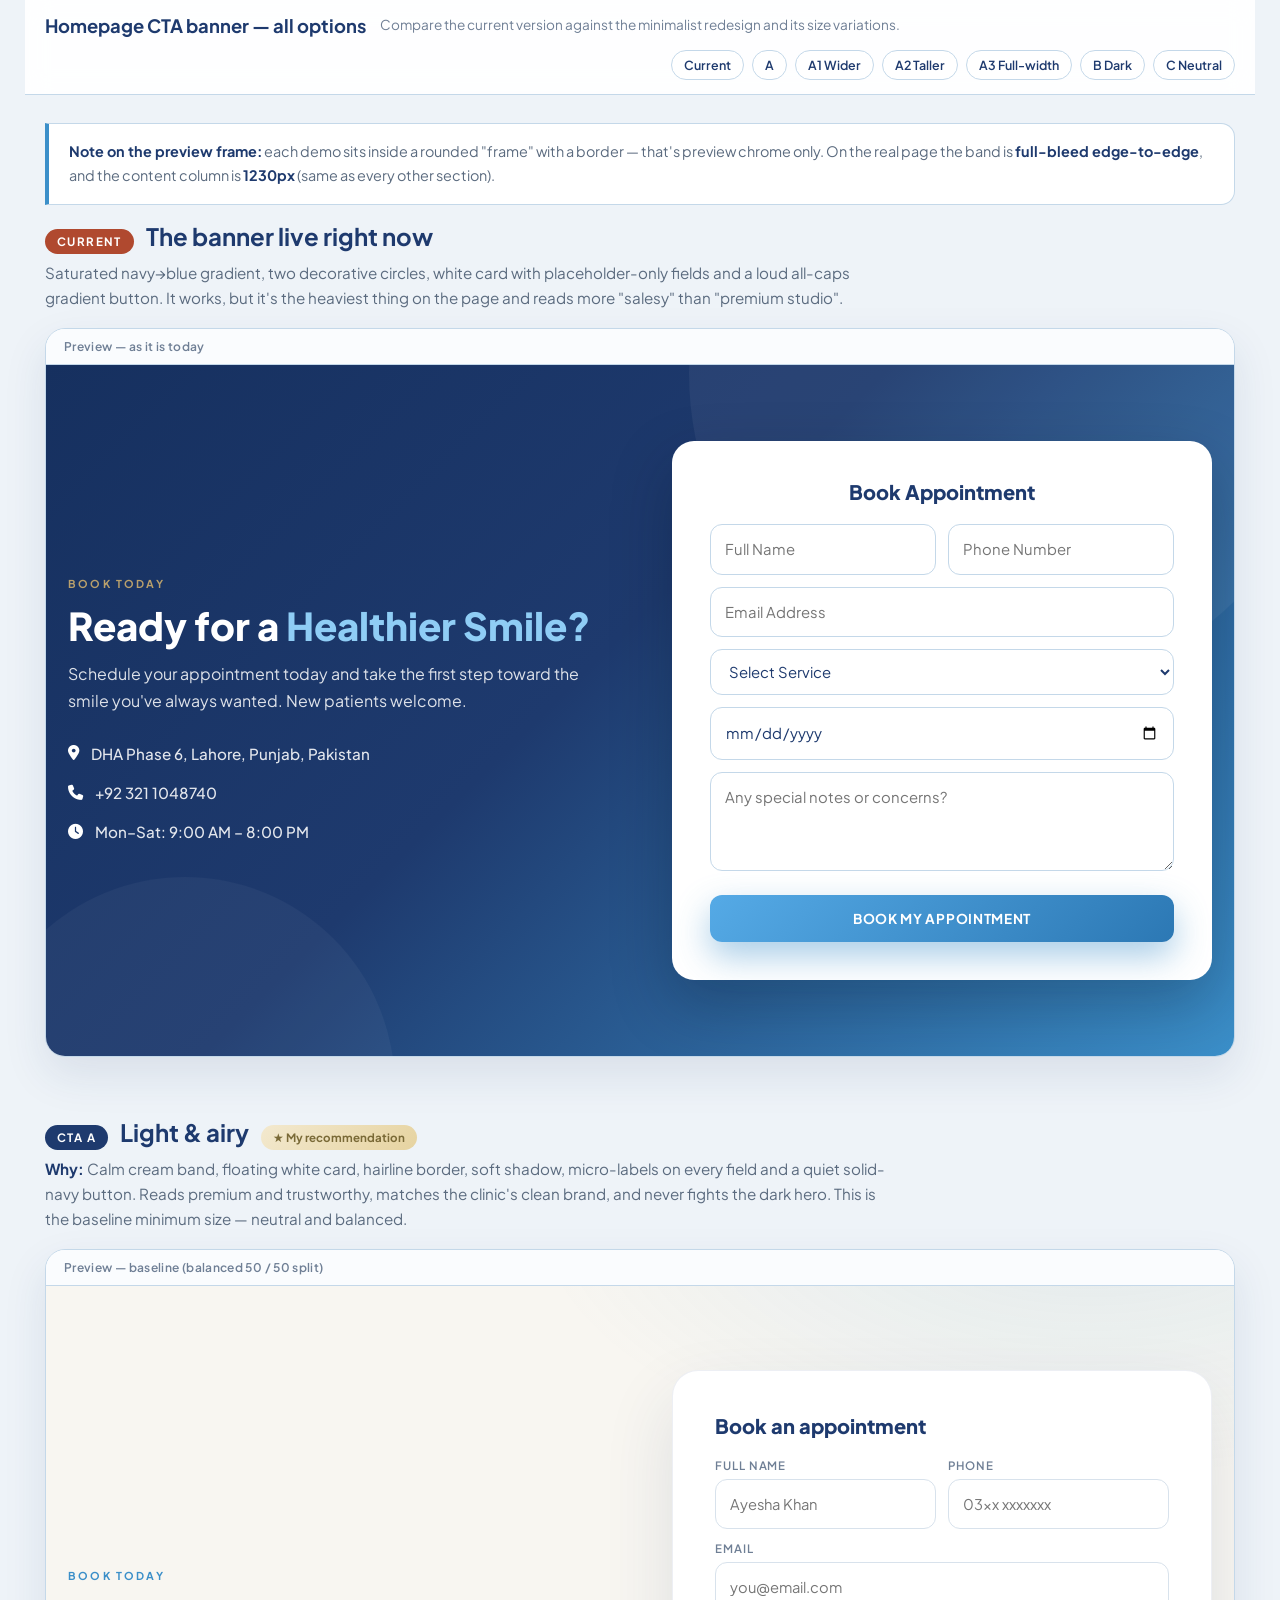
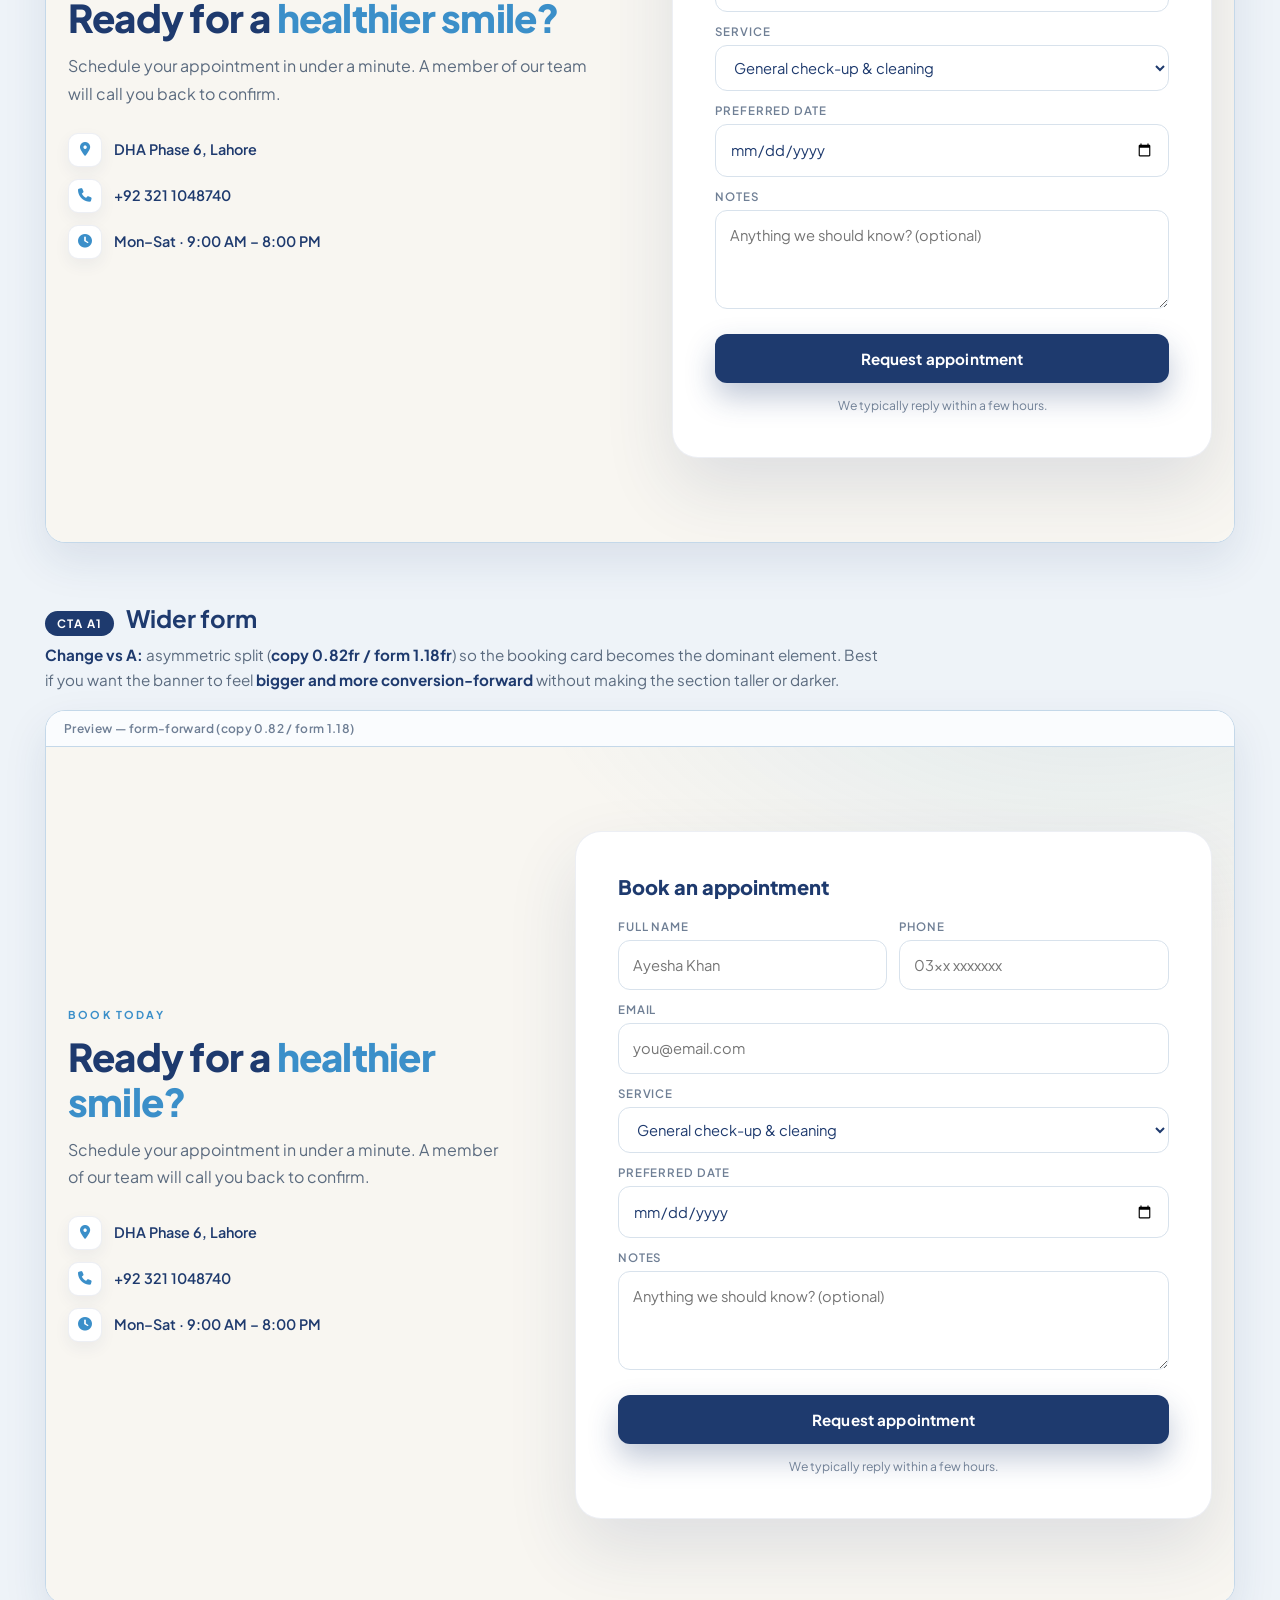
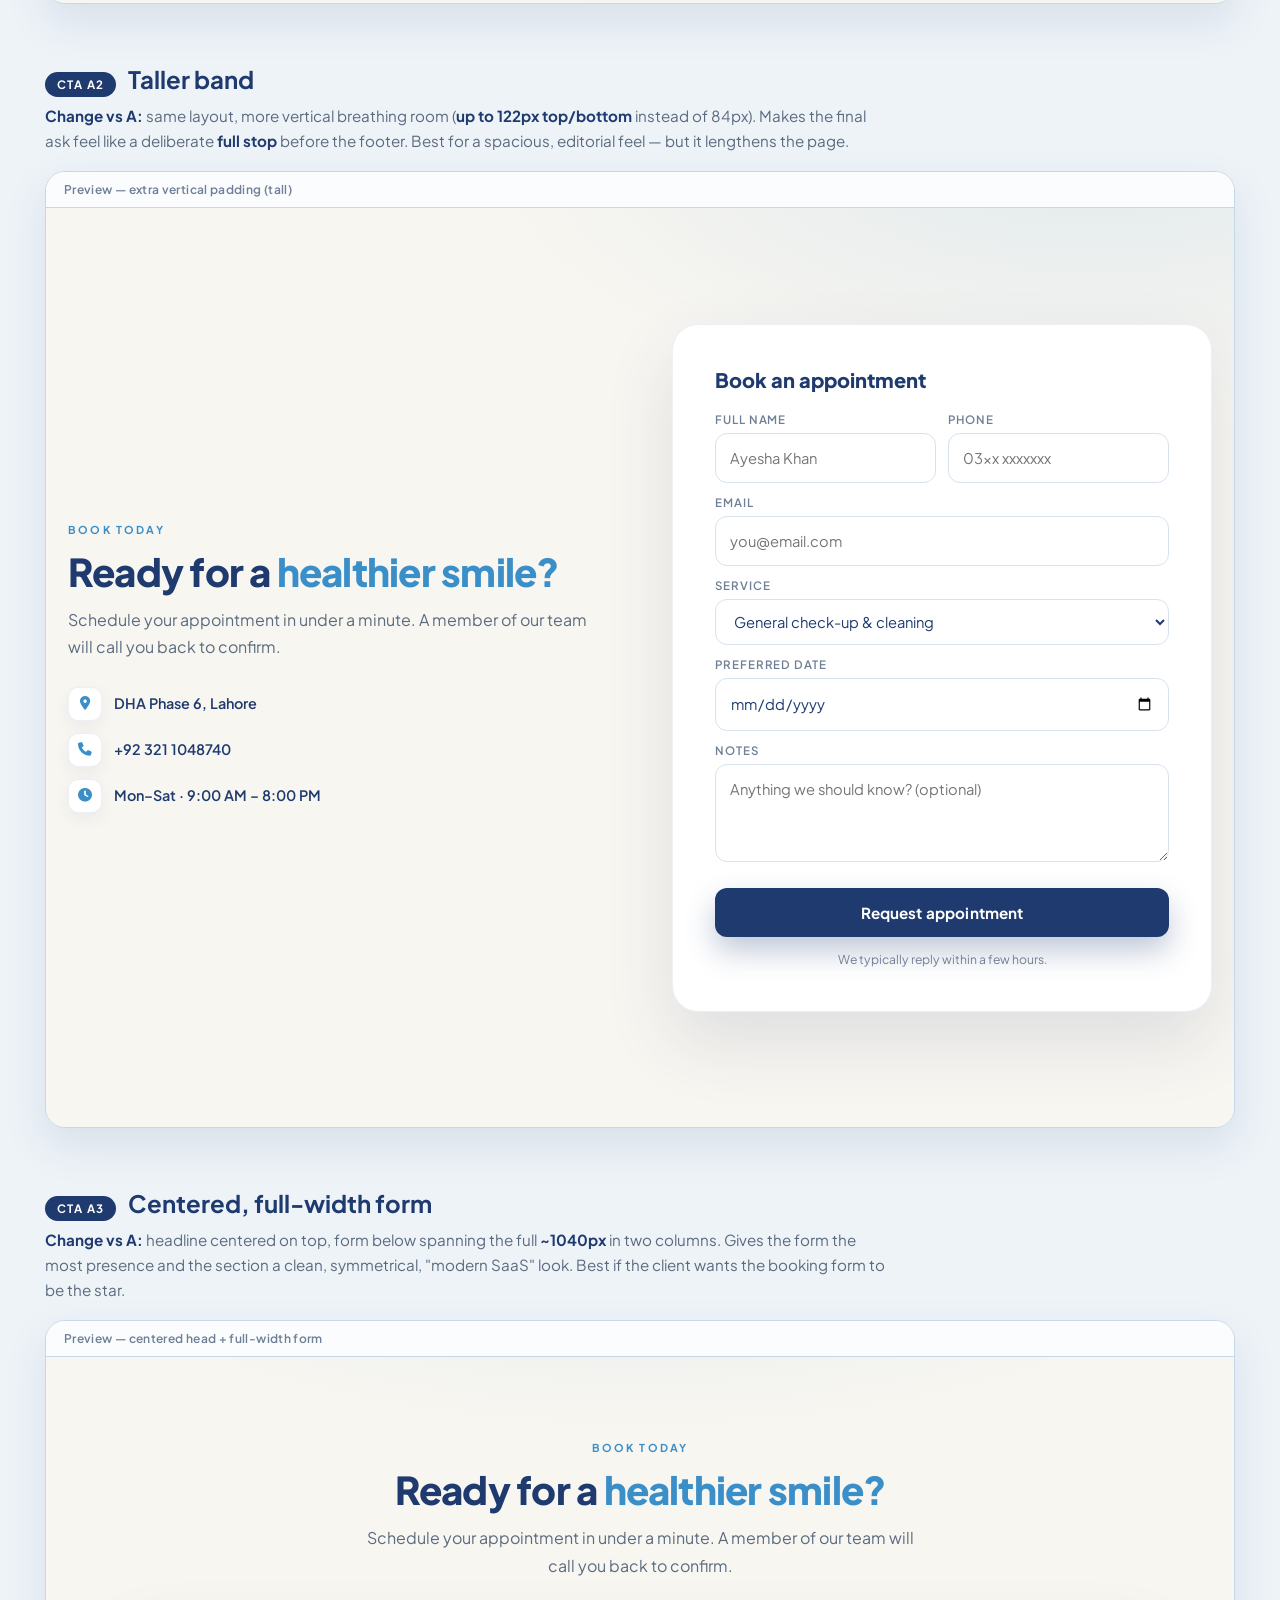
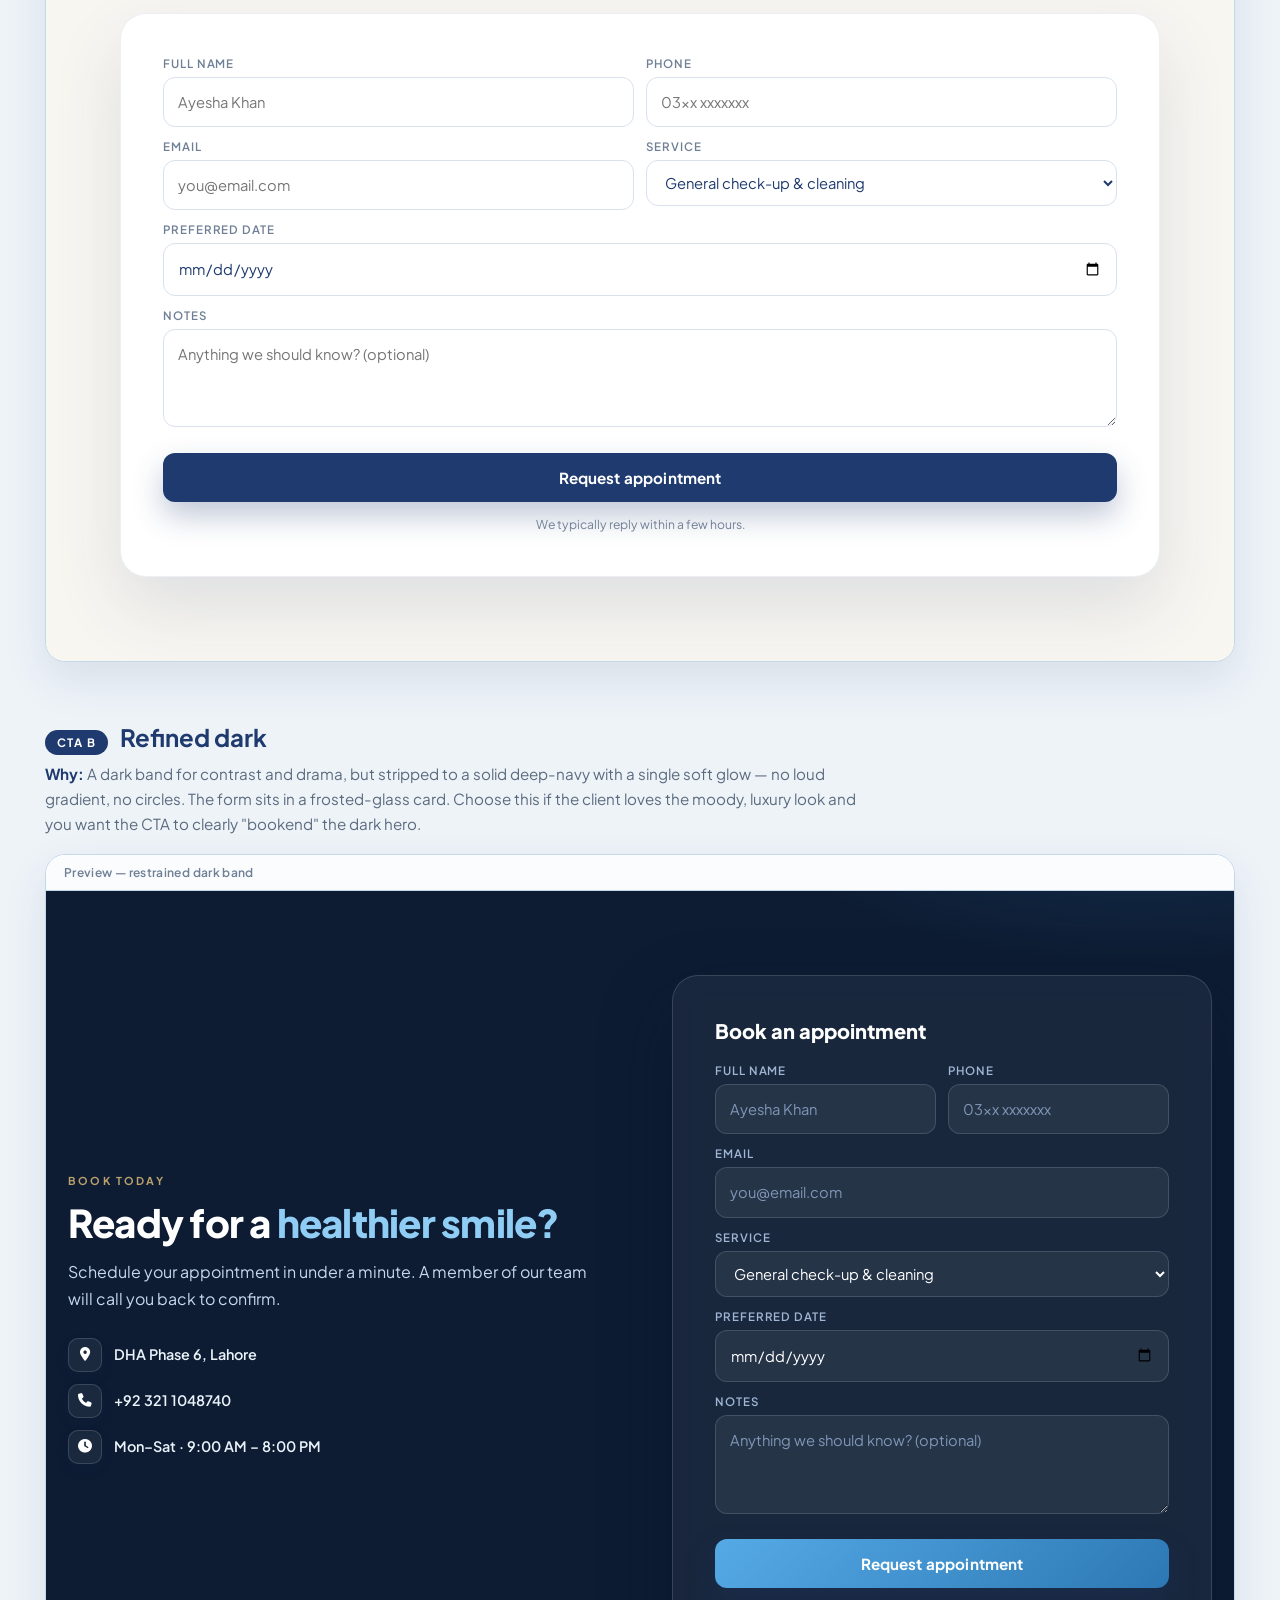
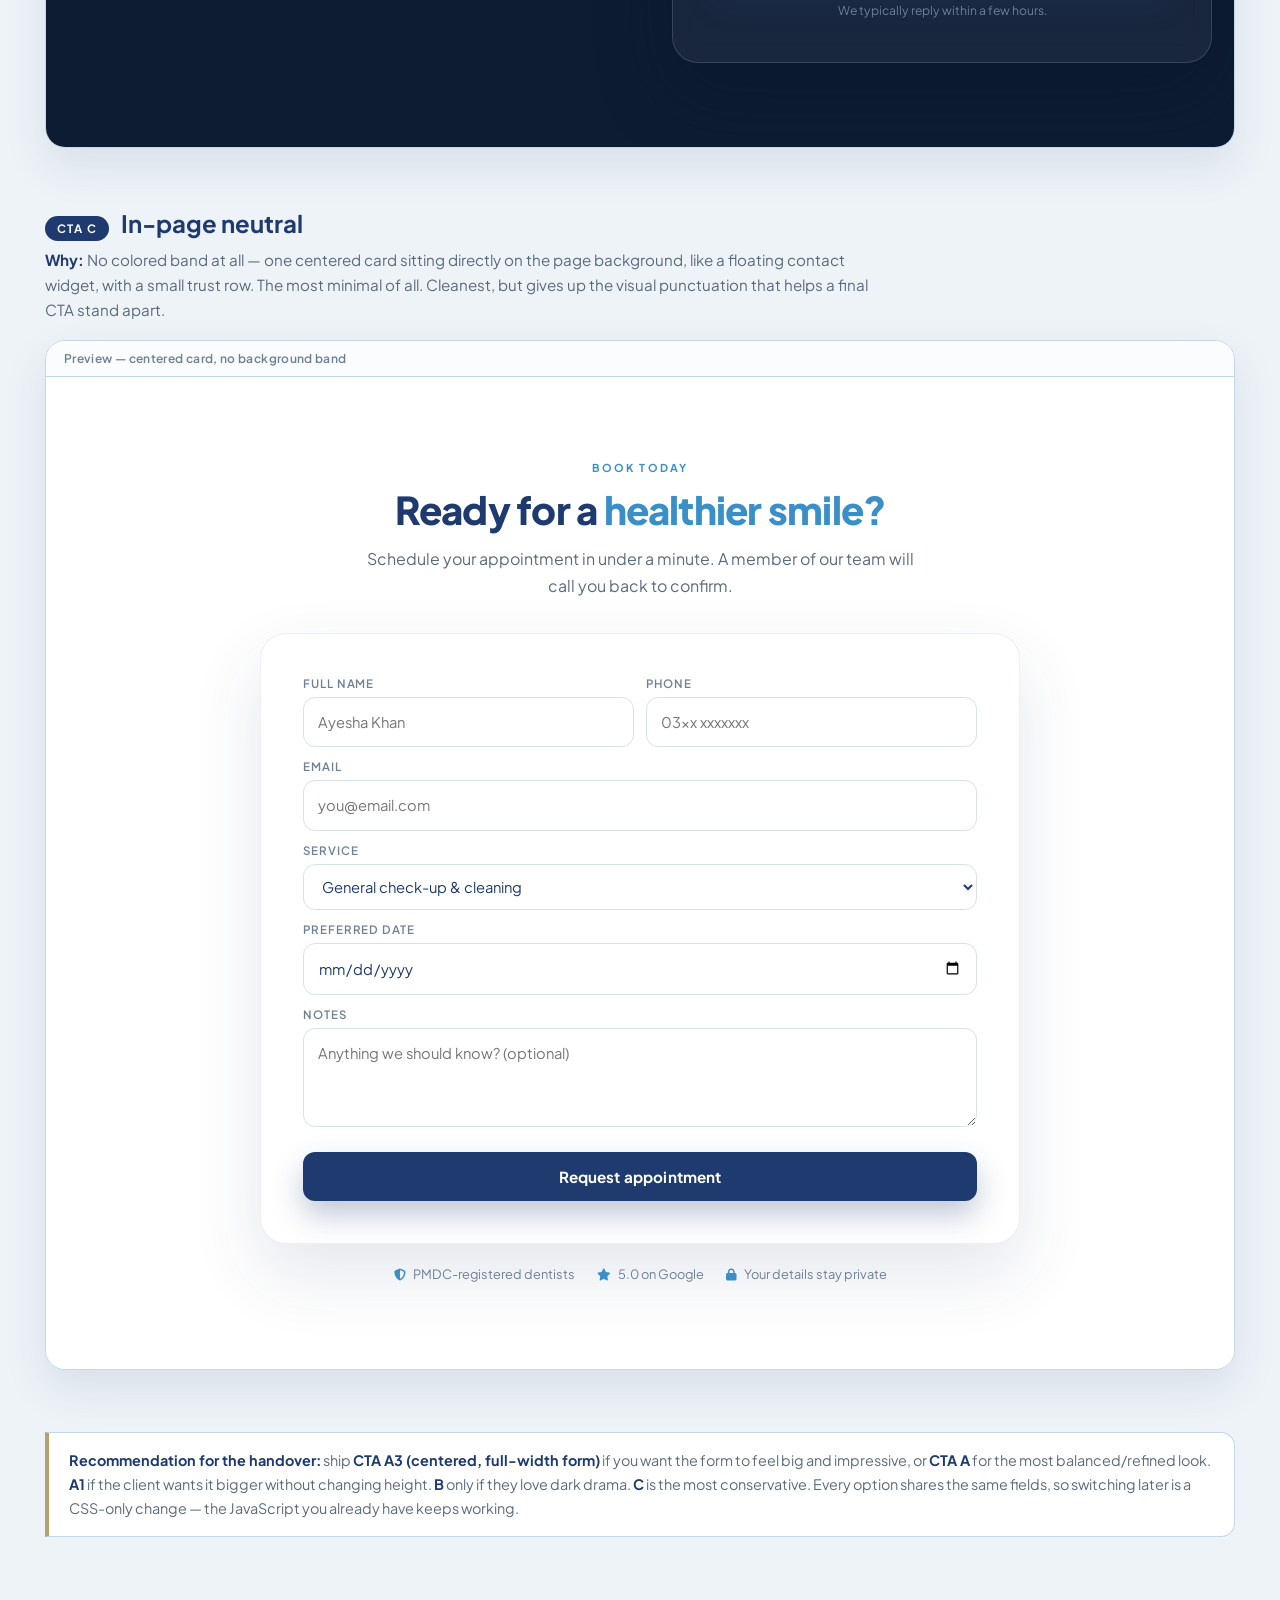
<file: cta-design-preview.html>
<!DOCTYPE html>
<html lang="en">
<head>
<meta charset="utf-8">
<meta name="viewport" content="width=device-width, initial-scale=1">
<title>Design Preview — Homepage CTA banner (all options)</title>
<link rel="preconnect" href="https://fonts.googleapis.com">
<link rel="preconnect" href="https://fonts.gstatic.com" crossorigin>
<link href="https://fonts.googleapis.com/css2?family=Plus+Jakarta+Sans:wght@400;500;600;700;800&display=swap" rel="stylesheet">
<link rel="stylesheet" href="https://cdnjs.cloudflare.com/ajax/libs/font-awesome/6.5.0/css/all.min.css">
<style>
/* ---- Site tokens (copied from css/styles.css) ---- */
:root{--navy:#1E3A6E;--blue:#3B8FC9;--gold:#b9a06c;--cream:#f8f6f1;--tint:#EAF3FA;--bg:#fff;--card:#fff;--txt:#5B6B7F;--subtle:#6f7f95;--line:#c4d8e9;--fh:'Plus Jakarta Sans',system-ui,sans-serif}
*{box-sizing:border-box}
body{margin:0;font:16px/1.65 var(--fh);background:#eef3f8;color:var(--txt)}
h1,h2,h3{color:var(--navy);line-height:1.15;margin:0 0 .4em}

/* ---- Preview scaffolding ---- */
.wrap{max-width:1230px;margin:0 auto;padding:28px 20px 90px}
.topbar{position:sticky;top:0;z-index:50;background:rgba(255,255,255,.92);backdrop-filter:blur(12px);border-bottom:1px solid var(--line);padding:14px 20px;margin:-28px -20px 28px;display:flex;align-items:center;gap:14px;flex-wrap:wrap}
.topbar h1{font-size:1.15rem;margin:0}
.topbar p{margin:0;font-size:.85rem;color:var(--subtle)}
.jump{margin-left:auto;display:flex;gap:8px;flex-wrap:wrap}
.jump a{font:600 .78rem var(--fh);text-decoration:none;color:var(--navy);border:1px solid var(--line);border-radius:99px;padding:6px 12px;background:#fff}
.jump a:hover{border-color:var(--blue);color:var(--blue)}
.opt{margin:0 0 62px}
.opt-head{display:flex;align-items:baseline;gap:12px;flex-wrap:wrap;margin-bottom:6px}
.opt-head .tag{font:700 .72rem var(--fh);letter-spacing:.12em;text-transform:uppercase;color:#fff;background:var(--navy);border-radius:99px;padding:5px 12px}
.opt-head .tag.warn{background:#b0492f}
.opt-head h2{font-size:1.5rem;margin:0}
.opt-head .rec{font:700 .72rem var(--fh);color:#7a6a37;background:linear-gradient(135deg,#f3e9cf,#e6d3a0);border-radius:99px;padding:5px 12px}
.opt>p{margin:0 0 18px;max-width:840px;font-size:.95rem}
.opt>p b{color:var(--navy)}
.frame{background:#fff;border:1px solid var(--line);border-radius:20px;overflow:hidden;box-shadow:0 18px 44px rgba(30,58,110,.10)}
.frame-label{font:600 .75rem var(--fh);color:var(--subtle);padding:10px 18px;border-bottom:1px solid var(--line);background:#fafcfe;letter-spacing:.03em}

/* ---- Shared band + form atoms ---- */
.band{position:relative;overflow:hidden;padding:clamp(48px,7vw,84px) 0}
.band .w{max-width:1230px;margin:0 auto;padding:0 22px}
.eyebrow{font:700 .68rem var(--fh);letter-spacing:.2em;text-transform:uppercase;color:var(--blue);margin-bottom:14px}
.band h2.h{font:800 clamp(1.7rem,3.2vw,2.4rem)/1.15 var(--fh);color:var(--navy);letter-spacing:-.02em;margin:0 0 12px}
.band h2.h em{font-style:normal;color:var(--blue)}
.lede{margin:0 0 26px;font-size:1rem;color:var(--txt);line-height:1.7;max-width:46ch}
.info{display:flex;flex-direction:column;gap:12px}
.info-row{display:flex;align-items:center;gap:12px;font-size:.9rem;color:var(--navy);font-weight:600}
.info-row i{width:34px;height:34px;border-radius:10px;background:#fff;border:1px solid rgba(30,58,110,.08);display:grid;place-items:center;color:var(--blue);font-size:.85rem;box-shadow:0 6px 16px rgba(30,58,110,.06)}
.info-row a{color:inherit;text-decoration:none}

.cta-card{background:#fff;border:1px solid rgba(30,58,110,.08);border-radius:26px;padding:clamp(26px,3.5vw,42px);box-shadow:0 30px 70px rgba(30,58,110,.12)}
.cta-card h3{font:800 1.25rem var(--fh);color:var(--navy);margin:0 0 20px}
.grid-2{display:grid;grid-template-columns:1fr 1fr;gap:0 12px}
.cta-card .f{margin-bottom:12px}
.cta-card .f.full{grid-column:1/-1}
.cta-card label{display:block;font:600 .72rem var(--fh);letter-spacing:.08em;text-transform:uppercase;color:var(--subtle);margin:0 0 6px}
.cta-card input,.cta-card select,.cta-card textarea{width:100%;padding:12px 14px;border:1px solid #d8e2ec;border-radius:12px;background:#fff;color:var(--navy);font:inherit;font-size:.92rem;outline:none;transition:border-color .25s,box-shadow .25s}
.cta-card :is(input,select,textarea):focus{border-color:var(--blue);box-shadow:0 0 0 4px rgba(59,143,201,.12)}
.cta-card textarea{resize:vertical}
.submit{width:100%;margin-top:6px;padding:15px 20px;border:0;border-radius:12px;background:var(--navy);color:#fff;font:700 .95rem var(--fh);letter-spacing:.01em;cursor:pointer;box-shadow:0 14px 30px rgba(30,58,110,.28);transition:transform .25s,background .25s,box-shadow .25s}
.submit:hover{transform:translateY(-2px);background:#27508a;box-shadow:0 18px 38px rgba(30,58,110,.34)}
.note{text-align:center;font-size:.76rem;color:var(--subtle);margin:12px 0 0}
.ok{display:none;text-align:center;padding:14px 0}
.ok.show{display:block}
.ok i{font-size:2rem;color:#22c55e;margin-bottom:8px}
.ok h3{margin:0 0 6px}
.ok p{margin:0;font-size:.9rem;color:var(--txt)}

/* ---- A · Light & airy ---- */
.band.A{background:radial-gradient(900px 420px at 88% -8%,rgba(59,143,201,.12),transparent 62%),var(--cream)}
.gridA{display:grid;grid-template-columns:1fr 1fr;gap:clamp(32px,5vw,76px);align-items:center}
/* A1 — wider form */
.gridA1{display:grid;grid-template-columns:.82fr 1.18fr;gap:clamp(32px,5vw,64px);align-items:center}
/* A2 — taller band */
.band.A2{background:radial-gradient(1000px 460px at 88% -8%,rgba(59,143,201,.12),transparent 62%),var(--cream);padding:clamp(64px,9vw,122px) 0}
/* A3 — centered, full-width form */
.band.A3{background:radial-gradient(1100px 460px at 50% -22%,rgba(59,143,201,.13),transparent 60%),var(--cream)}
.center-head{text-align:center;max-width:720px;margin:0 auto 34px}
.center-head .lede{margin:0 auto}
.wide-card{max-width:1040px;margin:0 auto}

/* ---- B · Refined dark ---- */
.band.B{background:radial-gradient(720px 380px at 92% -18%,rgba(59,143,201,.22),transparent 60%),#0d1c33}
.gridB{display:grid;grid-template-columns:1fr 1fr;gap:clamp(32px,5vw,76px);align-items:center}
.band.B .eyebrow{color:var(--gold)}
.band.B h2.h{color:#fff}
.band.B h2.h em{color:#8fcdf5}
.band.B .lede{color:#c6d8ee}
.band.B .info-row{color:#eaf3fa}
.band.B .info-row i{background:rgba(255,255,255,.06);border:1px solid rgba(255,255,255,.14);color:#fff}
.cta-card.B{background:rgba(255,255,255,.05);border:1px solid rgba(255,255,255,.14);backdrop-filter:blur(12px);-webkit-backdrop-filter:blur(12px);box-shadow:0 30px 70px rgba(7,20,40,.4)}
.cta-card.B h3{color:#fff}
.cta-card.B label{color:#9fb6d4}
.cta-card.B input,.cta-card.B select,.cta-card.B textarea{background:rgba(255,255,255,.06);border:1px solid rgba(255,255,255,.14);color:#fff}
.cta-card.B input::placeholder,.cta-card.B textarea::placeholder{color:#7f97b6}
.cta-card.B select option{background:#0d1c33;color:#fff}
.cta-card.B :is(input,select,textarea):focus{border-color:#55aae6;box-shadow:0 0 0 4px rgba(85,170,230,.25)}
.cta-card.B .submit{background:linear-gradient(135deg,#55aae6,#2c78b4)}

/* ---- C · In-page neutral ---- */
.band.C{background:var(--bg)}
.trust{margin-top:20px;display:flex;gap:22px;justify-content:center;flex-wrap:wrap;font-size:.8rem;color:var(--subtle)}
.trust span{display:inline-flex;align-items:center;gap:7px}
.trust i{color:var(--blue);font-size:.75rem}

/* ---- Current / before (reproduction of the live banner) ---- */
.cur{position:relative;overflow:hidden;padding:clamp(48px,7vw,76px) 0;background:linear-gradient(135deg,#16305f 0%,#1E3A6E 45%,#3B8FC9 100%)}
.cur::before{content:"";position:absolute;top:-45%;right:-8%;width:640px;height:640px;border-radius:50%;background:rgba(255,255,255,.05)}
.cur::after{content:"";position:absolute;bottom:-35%;left:-6%;width:420px;height:420px;border-radius:50%;background:rgba(255,255,255,.04)}
.cur .w{position:relative;z-index:1;max-width:1230px;margin:0 auto;padding:0 22px}
.cur-grid{display:grid;grid-template-columns:1fr 1fr;gap:clamp(36px,5vw,76px);align-items:center}
.cur-copy{color:#fff}
.cur-copy .eyebrow{color:var(--gold)}
.cur-copy h2{color:#fff;font:800 clamp(1.7rem,3.2vw,2.4rem)/1.15 var(--fh);margin:0 0 12px}
.cur-copy h2 em{font-style:normal;color:#8fcdf5}
.cur-copy p{color:rgba(255,255,255,.85);line-height:1.7;margin:0 0 26px;max-width:46ch}
.cur-info{display:flex;flex-direction:column;gap:14px}
.cur-info-row{display:flex;gap:12px;align-items:center;color:rgba(255,255,255,.88);font-weight:500;font-size:.95rem}
.cur-info-row i{color:#fff}
.cur-card{background:#fff;border-radius:22px;padding:clamp(24px,3.5vw,38px);box-shadow:0 24px 60px rgba(7,20,40,.28)}
.cur-card h3{text-align:center;color:var(--navy);font:800 1.25rem var(--fh);margin:0 0 20px}
.cur-card input,.cur-card select,.cur-card textarea{width:100%;padding:12px 14px;border:1.5px solid var(--line);border-radius:12px;background:#fff;color:var(--navy);font:inherit;font-size:.93rem;outline:none;margin-bottom:12px}
.cur-card .row{display:grid;grid-template-columns:1fr 1fr;gap:12px;margin-bottom:12px}
.cur-card .row input{margin-bottom:0}
.cur-card :is(input,select,textarea):focus{border-color:var(--blue);box-shadow:0 0 0 3px rgba(59,143,201,.18)}
.cur-submit{width:100%;margin-top:4px;padding:15px 20px;border:0;border-radius:12px;background:linear-gradient(135deg,#55aae6,#2c78b4);color:#fff;font:700 .85rem var(--fh);letter-spacing:.05em;text-transform:uppercase;cursor:pointer;box-shadow:0 14px 34px rgba(59,143,201,.45)}

/* ---- Note callout ---- */
.note-box{background:#fff;border:1px solid var(--line);border-left:4px solid var(--blue);border-radius:0 14px 14px 0;padding:16px 20px;font-size:.9rem;margin:0 0 18px}
.note-box b{color:var(--navy)}

/* ---- Verdict ---- */
.verdict{margin-top:10px;background:#fff;border:1px solid var(--line);border-left:4px solid var(--gold);border-radius:0 14px 14px 0;padding:16px 20px;font-size:.9rem}
.verdict b{color:var(--navy)}

@media(max-width:900px){
  .gridA,.gridA1,.gridB,.cur-grid{grid-template-columns:1fr;gap:34px}
}
@media(max-width:560px){.grid-2{grid-template-columns:1fr}}
</style>
</head>
<body>
<div class="wrap">

  <div class="topbar">
    <h1>Homepage CTA banner — all options</h1>
    <p>Compare the current version against the minimalist redesign and its size variations.</p>
    <div class="jump">
      <a href="#cur">Current</a><a href="#a">A</a><a href="#a1">A1 Wider</a><a href="#a2">A2 Taller</a><a href="#a3">A3 Full-width</a><a href="#b">B Dark</a><a href="#c">C Neutral</a>
    </div>
  </div>

  <div class="note-box">
    <b>Note on the preview frame:</b> each demo sits inside a rounded "frame" with a border — that's preview chrome only. On the real page the band is <b>full-bleed edge-to-edge</b>, and the content column is <b>1230px</b> (same as every other section).
  </div>

  <!-- ================= CURRENT ================= -->
  <section class="opt" id="cur">
    <div class="opt-head"><span class="tag warn">Current</span><h2>The banner live right now</h2></div>
    <p>Saturated navy→blue gradient, two decorative circles, white card with placeholder-only fields and a loud all-caps gradient button. It works, but it's the heaviest thing on the page and reads more "salesy" than "premium studio".</p>
    <div class="frame">
      <div class="frame-label">Preview — as it is today</div>
      <div class="cur">
        <div class="w"><div class="cur-grid">
          <div class="cur-copy">
            <div class="eyebrow">Book today</div>
            <h2>Ready for a <em>Healthier Smile?</em></h2>
            <p>Schedule your appointment today and take the first step toward the smile you've always wanted. New patients welcome.</p>
            <div class="cur-info">
              <div class="cur-info-row"><i class="fa-solid fa-location-dot"></i><span>DHA Phase 6, Lahore, Punjab, Pakistan</span></div>
              <div class="cur-info-row"><i class="fa-solid fa-phone"></i><span>+92 321 1048740</span></div>
              <div class="cur-info-row"><i class="fa-solid fa-clock"></i><span>Mon–Sat: 9:00 AM – 8:00 PM</span></div>
            </div>
          </div>
          <div class="cur-card">
            <h3>Book Appointment</h3>
            <div class="row"><input type="text" placeholder="Full Name"><input type="tel" placeholder="Phone Number"></div>
            <input type="email" placeholder="Email Address">
            <select><option>Select Service</option><option>Cleaning</option><option>Whitening</option><option>Implants</option></select>
            <input type="date">
            <textarea rows="3" placeholder="Any special notes or concerns?"></textarea>
            <button type="button" class="cur-submit">Book My Appointment</button>
          </div>
        </div></div>
      </div>
    </div>
  </section>

  <!-- ================= CTA A ================= -->
  <section class="opt" id="a">
    <div class="opt-head"><span class="tag">CTA A</span><h2>Light &amp; airy</h2><span class="rec">★ My recommendation</span></div>
    <p><b>Why:</b> Calm cream band, floating white card, hairline border, soft shadow, micro-labels on every field and a quiet solid-navy button. Reads premium and trustworthy, matches the clinic's clean brand, and never fights the dark hero. This is the baseline minimum size — neutral and balanced.</p>
    <div class="frame">
      <div class="frame-label">Preview — baseline (balanced 50 / 50 split)</div>
      <div class="band A">
        <div class="w"><div class="gridA">
          <div>
            <div class="eyebrow">Book today</div>
            <h2 class="h">Ready for a <em>healthier smile?</em></h2>
            <p class="lede">Schedule your appointment in under a minute. A member of our team will call you back to confirm.</p>
            <div class="info">
              <div class="info-row"><i class="fa-solid fa-location-dot"></i><span>DHA Phase 6, Lahore</span></div>
              <div class="info-row"><i class="fa-solid fa-phone"></i><a href="#">+92 321 1048740</a></div>
              <div class="info-row"><i class="fa-solid fa-clock"></i><span>Mon–Sat · 9:00 AM – 8:00 PM</span></div>
            </div>
          </div>
          <form class="cta-card A" data-cta>
            <div class="cta-fields">
              <h3>Book an appointment</h3>
              <div class="grid-2">
                <div class="f"><label>Full name</label><input type="text" placeholder="Ayesha Khan"></div>
                <div class="f"><label>Phone</label><input type="tel" placeholder="03xx xxxxxxx"></div>
              </div>
              <div class="f"><label>Email</label><input type="email" placeholder="you@email.com"></div>
              <div class="f"><label>Service</label><select><option>General check-up &amp; cleaning</option><option>Teeth whitening</option><option>Dental implants</option><option>Braces &amp; aligners</option><option>Root canal</option><option>Veneers</option></select></div>
              <div class="f"><label>Preferred date</label><input type="date"></div>
              <div class="f"><label>Notes</label><textarea rows="3" placeholder="Anything we should know? (optional)"></textarea></div>
              <button type="submit" class="submit">Request appointment</button>
              <p class="note">We typically reply within a few hours.</p>
            </div>
            <div class="ok"><i class="fa-solid fa-circle-check"></i><h3>Request sent</h3><p>We'll call you shortly to confirm.</p></div>
          </form>
        </div></div>
      </div>
    </div>
  </section>

  <!-- ================= CTA A1 ================= -->
  <section class="opt" id="a1">
    <div class="opt-head"><span class="tag">CTA A1</span><h2>Wider form</h2></div>
    <p><b>Change vs A:</b> asymmetric split (<b>copy 0.82fr / form 1.18fr</b>) so the booking card becomes the dominant element. Best if you want the banner to feel <b>bigger and more conversion-forward</b> without making the section taller or darker.</p>
    <div class="frame">
      <div class="frame-label">Preview — form-forward (copy 0.82 / form 1.18)</div>
      <div class="band A">
        <div class="w"><div class="gridA1">
          <div>
            <div class="eyebrow">Book today</div>
            <h2 class="h">Ready for a <em>healthier smile?</em></h2>
            <p class="lede">Schedule your appointment in under a minute. A member of our team will call you back to confirm.</p>
            <div class="info">
              <div class="info-row"><i class="fa-solid fa-location-dot"></i><span>DHA Phase 6, Lahore</span></div>
              <div class="info-row"><i class="fa-solid fa-phone"></i><a href="#">+92 321 1048740</a></div>
              <div class="info-row"><i class="fa-solid fa-clock"></i><span>Mon–Sat · 9:00 AM – 8:00 PM</span></div>
            </div>
          </div>
          <form class="cta-card A" data-cta>
            <div class="cta-fields">
              <h3>Book an appointment</h3>
              <div class="grid-2">
                <div class="f"><label>Full name</label><input type="text" placeholder="Ayesha Khan"></div>
                <div class="f"><label>Phone</label><input type="tel" placeholder="03xx xxxxxxx"></div>
              </div>
              <div class="f"><label>Email</label><input type="email" placeholder="you@email.com"></div>
              <div class="f"><label>Service</label><select><option>General check-up &amp; cleaning</option><option>Teeth whitening</option><option>Dental implants</option><option>Braces &amp; aligners</option><option>Root canal</option><option>Veneers</option></select></div>
              <div class="f"><label>Preferred date</label><input type="date"></div>
              <div class="f"><label>Notes</label><textarea rows="3" placeholder="Anything we should know? (optional)"></textarea></div>
              <button type="submit" class="submit">Request appointment</button>
              <p class="note">We typically reply within a few hours.</p>
            </div>
            <div class="ok"><i class="fa-solid fa-circle-check"></i><h3>Request sent</h3><p>We'll call you shortly to confirm.</p></div>
          </form>
        </div></div>
      </div>
    </div>
  </section>

  <!-- ================= CTA A2 ================= -->
  <section class="opt" id="a2">
    <div class="opt-head"><span class="tag">CTA A2</span><h2>Taller band</h2></div>
    <p><b>Change vs A:</b> same layout, more vertical breathing room (<b>up to 122px top/bottom</b> instead of 84px). Makes the final ask feel like a deliberate <b>full stop</b> before the footer. Best for a spacious, editorial feel — but it lengthens the page.</p>
    <div class="frame">
      <div class="frame-label">Preview — extra vertical padding (tall)</div>
      <div class="band A2">
        <div class="w"><div class="gridA">
          <div>
            <div class="eyebrow">Book today</div>
            <h2 class="h">Ready for a <em>healthier smile?</em></h2>
            <p class="lede">Schedule your appointment in under a minute. A member of our team will call you back to confirm.</p>
            <div class="info">
              <div class="info-row"><i class="fa-solid fa-location-dot"></i><span>DHA Phase 6, Lahore</span></div>
              <div class="info-row"><i class="fa-solid fa-phone"></i><a href="#">+92 321 1048740</a></div>
              <div class="info-row"><i class="fa-solid fa-clock"></i><span>Mon–Sat · 9:00 AM – 8:00 PM</span></div>
            </div>
          </div>
          <form class="cta-card A" data-cta>
            <div class="cta-fields">
              <h3>Book an appointment</h3>
              <div class="grid-2">
                <div class="f"><label>Full name</label><input type="text" placeholder="Ayesha Khan"></div>
                <div class="f"><label>Phone</label><input type="tel" placeholder="03xx xxxxxxx"></div>
              </div>
              <div class="f"><label>Email</label><input type="email" placeholder="you@email.com"></div>
              <div class="f"><label>Service</label><select><option>General check-up &amp; cleaning</option><option>Teeth whitening</option><option>Dental implants</option><option>Braces &amp; aligners</option><option>Root canal</option><option>Veneers</option></select></div>
              <div class="f"><label>Preferred date</label><input type="date"></div>
              <div class="f"><label>Notes</label><textarea rows="3" placeholder="Anything we should know? (optional)"></textarea></div>
              <button type="submit" class="submit">Request appointment</button>
              <p class="note">We typically reply within a few hours.</p>
            </div>
            <div class="ok"><i class="fa-solid fa-circle-check"></i><h3>Request sent</h3><p>We'll call you shortly to confirm.</p></div>
          </form>
        </div></div>
      </div>
    </div>
  </section>

  <!-- ================= CTA A3 ================= -->
  <section class="opt" id="a3">
    <div class="opt-head"><span class="tag">CTA A3</span><h2>Centered, full-width form</h2></div>
    <p><b>Change vs A:</b> headline centered on top, form below spanning the full <b>~1040px</b> in two columns. Gives the form the most presence and the section a clean, symmetrical, "modern SaaS" look. Best if the client wants the booking form to be the star.</p>
    <div class="frame">
      <div class="frame-label">Preview — centered head + full-width form</div>
      <div class="band A3">
        <div class="w">
          <div class="center-head">
            <div class="eyebrow">Book today</div>
            <h2 class="h">Ready for a <em>healthier smile?</em></h2>
            <p class="lede">Schedule your appointment in under a minute. A member of our team will call you back to confirm.</p>
          </div>
          <form class="cta-card A wide-card" data-cta>
            <div class="cta-fields">
              <div class="grid-2">
                <div class="f"><label>Full name</label><input type="text" placeholder="Ayesha Khan"></div>
                <div class="f"><label>Phone</label><input type="tel" placeholder="03xx xxxxxxx"></div>
                <div class="f"><label>Email</label><input type="email" placeholder="you@email.com"></div>
                <div class="f"><label>Service</label><select><option>General check-up &amp; cleaning</option><option>Teeth whitening</option><option>Dental implants</option><option>Braces &amp; aligners</option><option>Root canal</option><option>Veneers</option></select></div>
                <div class="f full"><label>Preferred date</label><input type="date"></div>
              </div>
              <div class="f full"><label>Notes</label><textarea rows="3" placeholder="Anything we should know? (optional)"></textarea></div>
              <button type="submit" class="submit">Request appointment</button>
              <p class="note">We typically reply within a few hours.</p>
            </div>
            <div class="ok"><i class="fa-solid fa-circle-check"></i><h3>Request sent</h3><p>We'll call you shortly to confirm.</p></div>
          </form>
        </div>
      </div>
    </div>
  </section>

  <!-- ================= CTA B ================= -->
  <section class="opt" id="b">
    <div class="opt-head"><span class="tag">CTA B</span><h2>Refined dark</h2></div>
    <p><b>Why:</b> A dark band for contrast and drama, but stripped to a solid deep-navy with a single soft glow — no loud gradient, no circles. The form sits in a frosted-glass card. Choose this if the client loves the moody, luxury look and you want the CTA to clearly "bookend" the dark hero.</p>
    <div class="frame">
      <div class="frame-label">Preview — restrained dark band</div>
      <div class="band B">
        <div class="w"><div class="gridB">
          <div>
            <div class="eyebrow">Book today</div>
            <h2 class="h">Ready for a <em>healthier smile?</em></h2>
            <p class="lede">Schedule your appointment in under a minute. A member of our team will call you back to confirm.</p>
            <div class="info">
              <div class="info-row"><i class="fa-solid fa-location-dot"></i><span>DHA Phase 6, Lahore</span></div>
              <div class="info-row"><i class="fa-solid fa-phone"></i><a href="#">+92 321 1048740</a></div>
              <div class="info-row"><i class="fa-solid fa-clock"></i><span>Mon–Sat · 9:00 AM – 8:00 PM</span></div>
            </div>
          </div>
          <form class="cta-card B" data-cta>
            <div class="cta-fields">
              <h3>Book an appointment</h3>
              <div class="grid-2">
                <div class="f"><label>Full name</label><input type="text" placeholder="Ayesha Khan"></div>
                <div class="f"><label>Phone</label><input type="tel" placeholder="03xx xxxxxxx"></div>
              </div>
              <div class="f"><label>Email</label><input type="email" placeholder="you@email.com"></div>
              <div class="f"><label>Service</label><select><option>General check-up &amp; cleaning</option><option>Teeth whitening</option><option>Dental implants</option><option>Braces &amp; aligners</option><option>Root canal</option><option>Veneers</option></select></div>
              <div class="f"><label>Preferred date</label><input type="date"></div>
              <div class="f"><label>Notes</label><textarea rows="3" placeholder="Anything we should know? (optional)"></textarea></div>
              <button type="submit" class="submit">Request appointment</button>
              <p class="note">We typically reply within a few hours.</p>
            </div>
            <div class="ok"><i class="fa-solid fa-circle-check"></i><h3>Request sent</h3><p>We'll call you shortly to confirm.</p></div>
          </form>
        </div></div>
      </div>
    </div>
  </section>

  <!-- ================= CTA C ================= -->
  <section class="opt" id="c">
    <div class="opt-head"><span class="tag">CTA C</span><h2>In-page neutral</h2></div>
    <p><b>Why:</b> No colored band at all — one centered card sitting directly on the page background, like a floating contact widget, with a small trust row. The most minimal of all. Cleanest, but gives up the visual punctuation that helps a final CTA stand apart.</p>
    <div class="frame">
      <div class="frame-label">Preview — centered card, no background band</div>
      <div class="band C">
        <div class="w">
          <div class="center-head">
            <div class="eyebrow">Book today</div>
            <h2 class="h">Ready for a <em>healthier smile?</em></h2>
            <p class="lede">Schedule your appointment in under a minute. A member of our team will call you back to confirm.</p>
          </div>
          <form class="cta-card A wide-card" style="max-width:760px" data-cta>
            <div class="cta-fields">
              <div class="grid-2">
                <div class="f"><label>Full name</label><input type="text" placeholder="Ayesha Khan"></div>
                <div class="f"><label>Phone</label><input type="tel" placeholder="03xx xxxxxxx"></div>
              </div>
              <div class="f"><label>Email</label><input type="email" placeholder="you@email.com"></div>
              <div class="f"><label>Service</label><select><option>General check-up &amp; cleaning</option><option>Teeth whitening</option><option>Dental implants</option><option>Braces &amp; aligners</option><option>Root canal</option><option>Veneers</option></select></div>
              <div class="f"><label>Preferred date</label><input type="date"></div>
              <div class="f"><label>Notes</label><textarea rows="3" placeholder="Anything we should know? (optional)"></textarea></div>
              <button type="submit" class="submit">Request appointment</button>
            </div>
            <div class="ok"><i class="fa-solid fa-circle-check"></i><h3>Request sent</h3><p>We'll call you shortly to confirm.</p></div>
          </form>
          <div class="trust">
            <span><i class="fa-solid fa-shield-halved"></i> PMDC-registered dentists</span>
            <span><i class="fa-solid fa-star"></i> 5.0 on Google</span>
            <span><i class="fa-solid fa-lock"></i> Your details stay private</span>
          </div>
        </div>
      </div>
    </div>
  </section>

  <div class="verdict">
    <b>Recommendation for the handover:</b> ship <b>CTA A3 (centered, full-width form)</b> if you want the form to feel big and impressive, or <b>CTA A</b> for the most balanced/refined look. <b>A1</b> if the client wants it bigger without changing height. <b>B</b> only if they love dark drama. <b>C</b> is the most conservative. Every option shares the same fields, so switching later is a CSS-only change — the JavaScript you already have keeps working.
  </div>

</div>

<script>
/* CTA form demos: show the success state on submit, then reset. */
document.querySelectorAll("form[data-cta]").forEach(f=>{
  f.addEventListener("submit",e=>{
    e.preventDefault();
    const fields=f.querySelector(".cta-fields"),ok=f.querySelector(".ok");
    if(fields)fields.style.display="none";
    if(ok)ok.classList.add("show");
    setTimeout(()=>{
      if(fields)fields.style.display="";
      if(ok)ok.classList.remove("show");
      f.reset();
    },2600);
  });
});
</script>
</body>
</html>
</file>
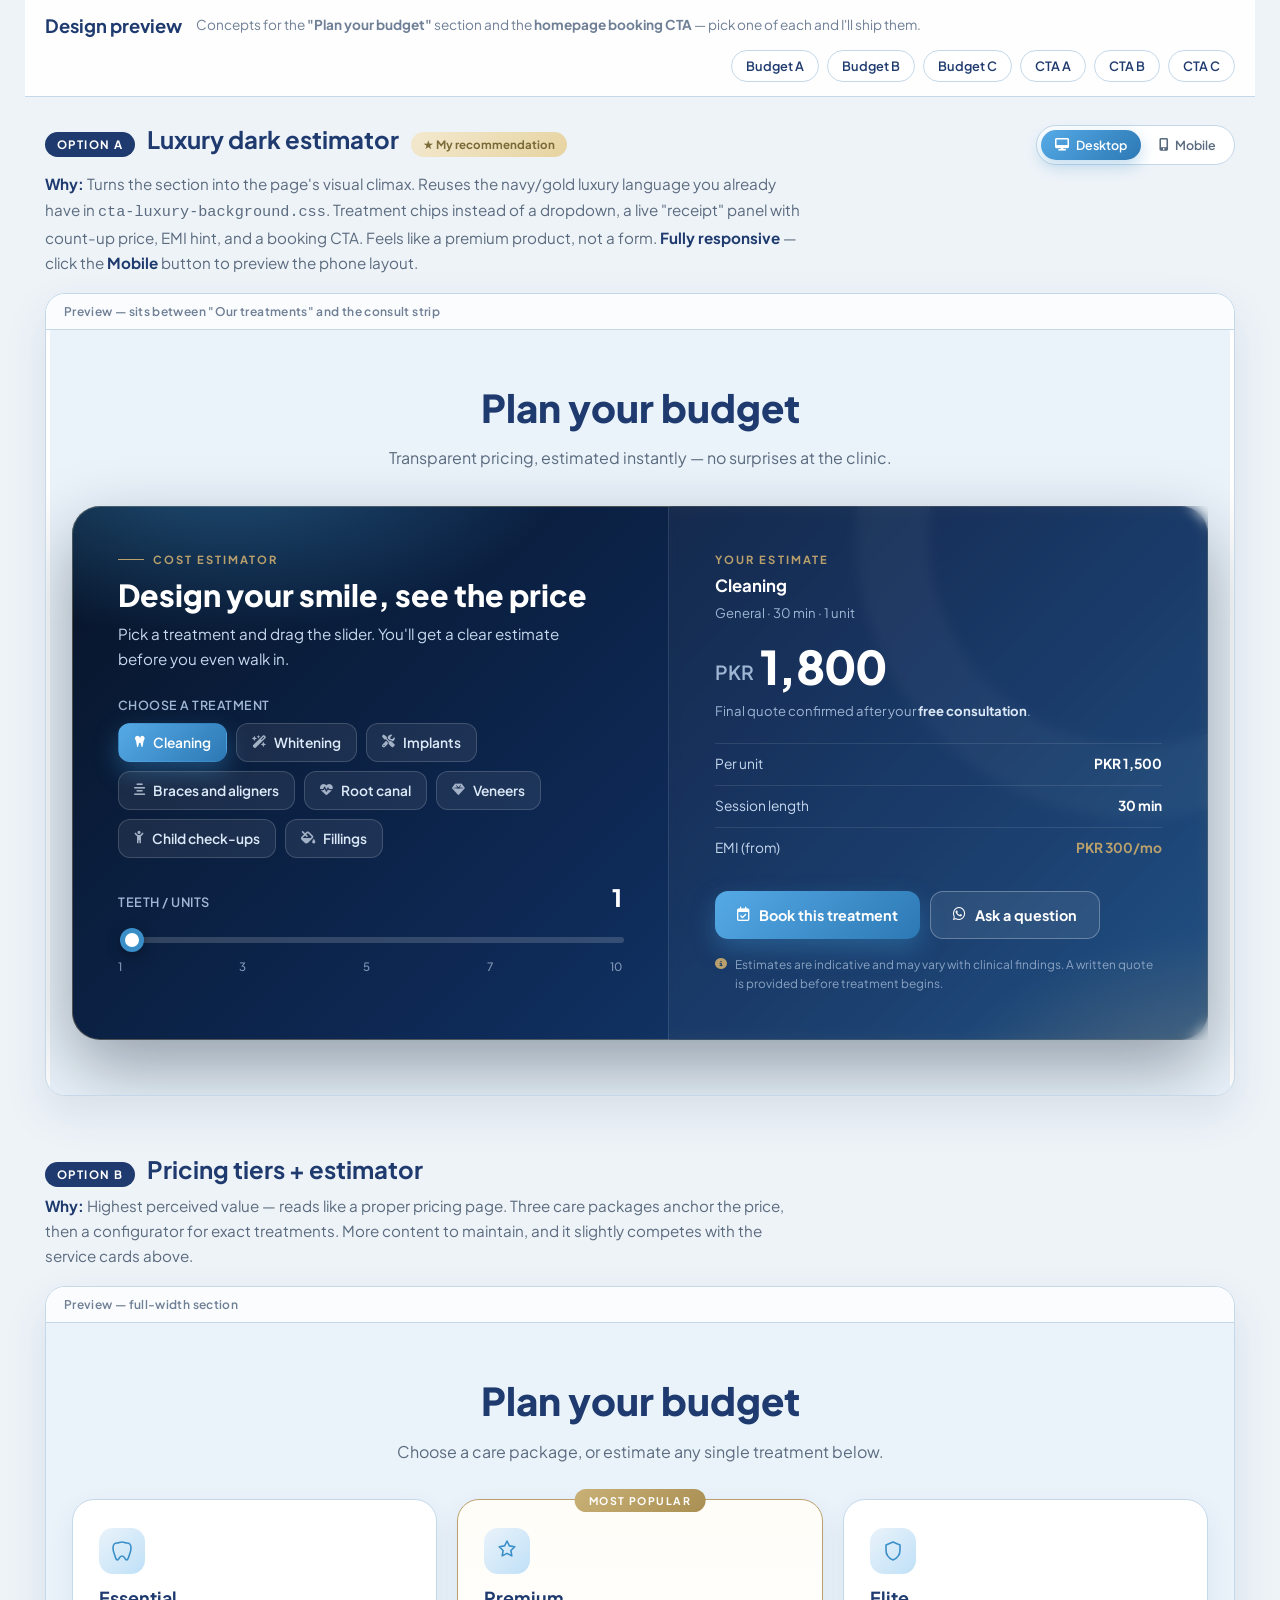
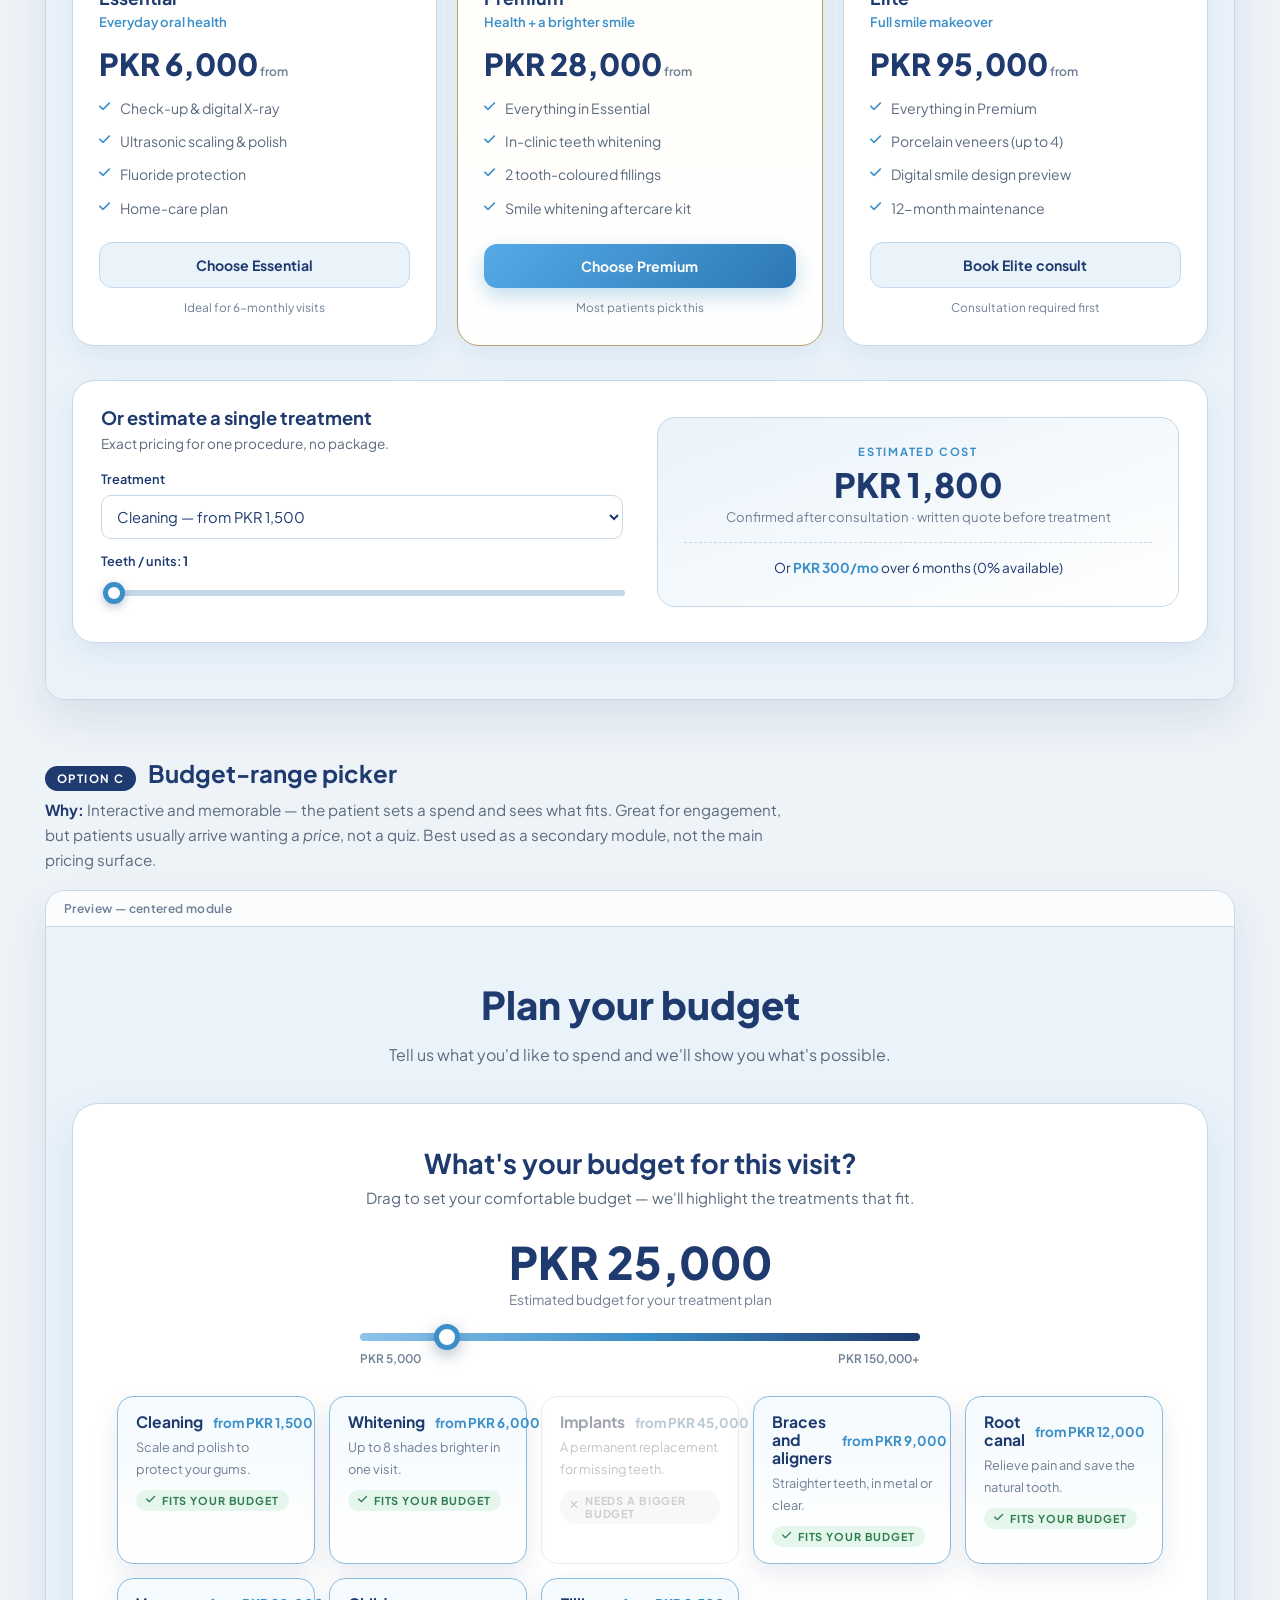
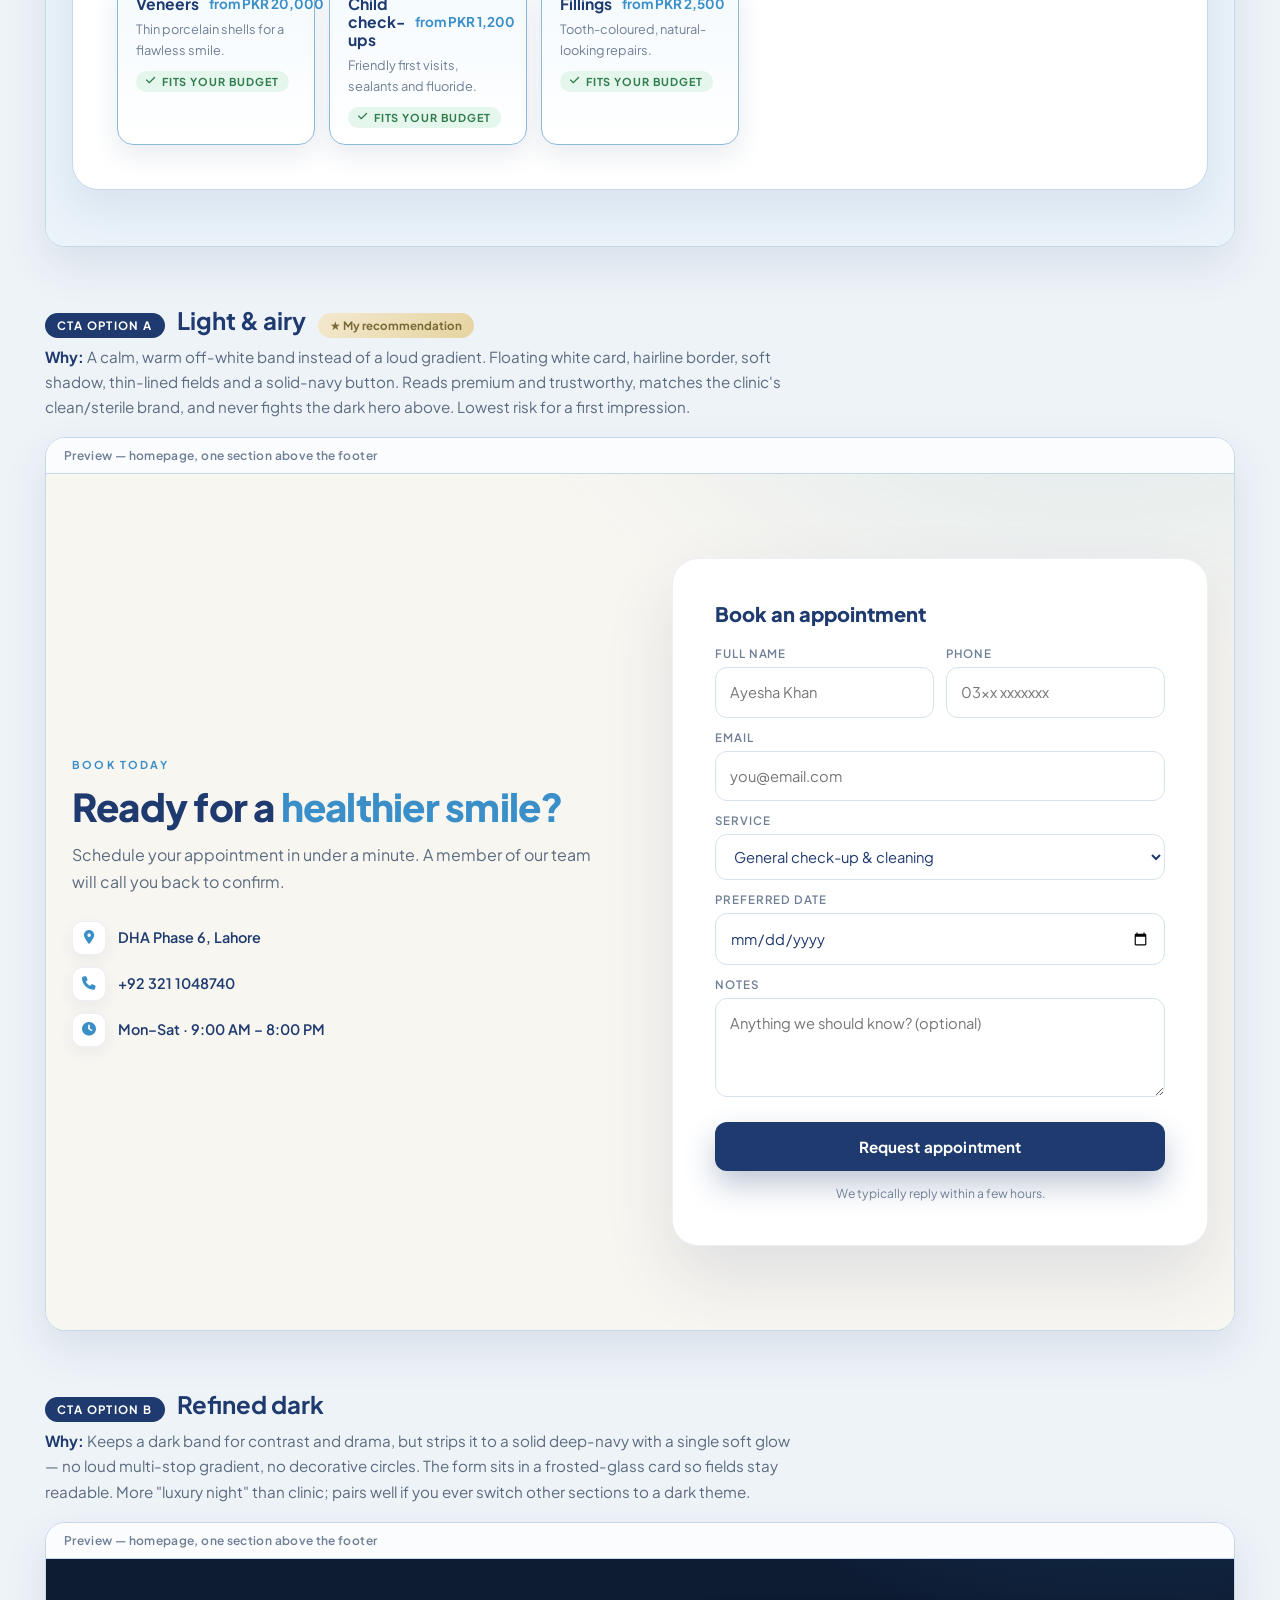
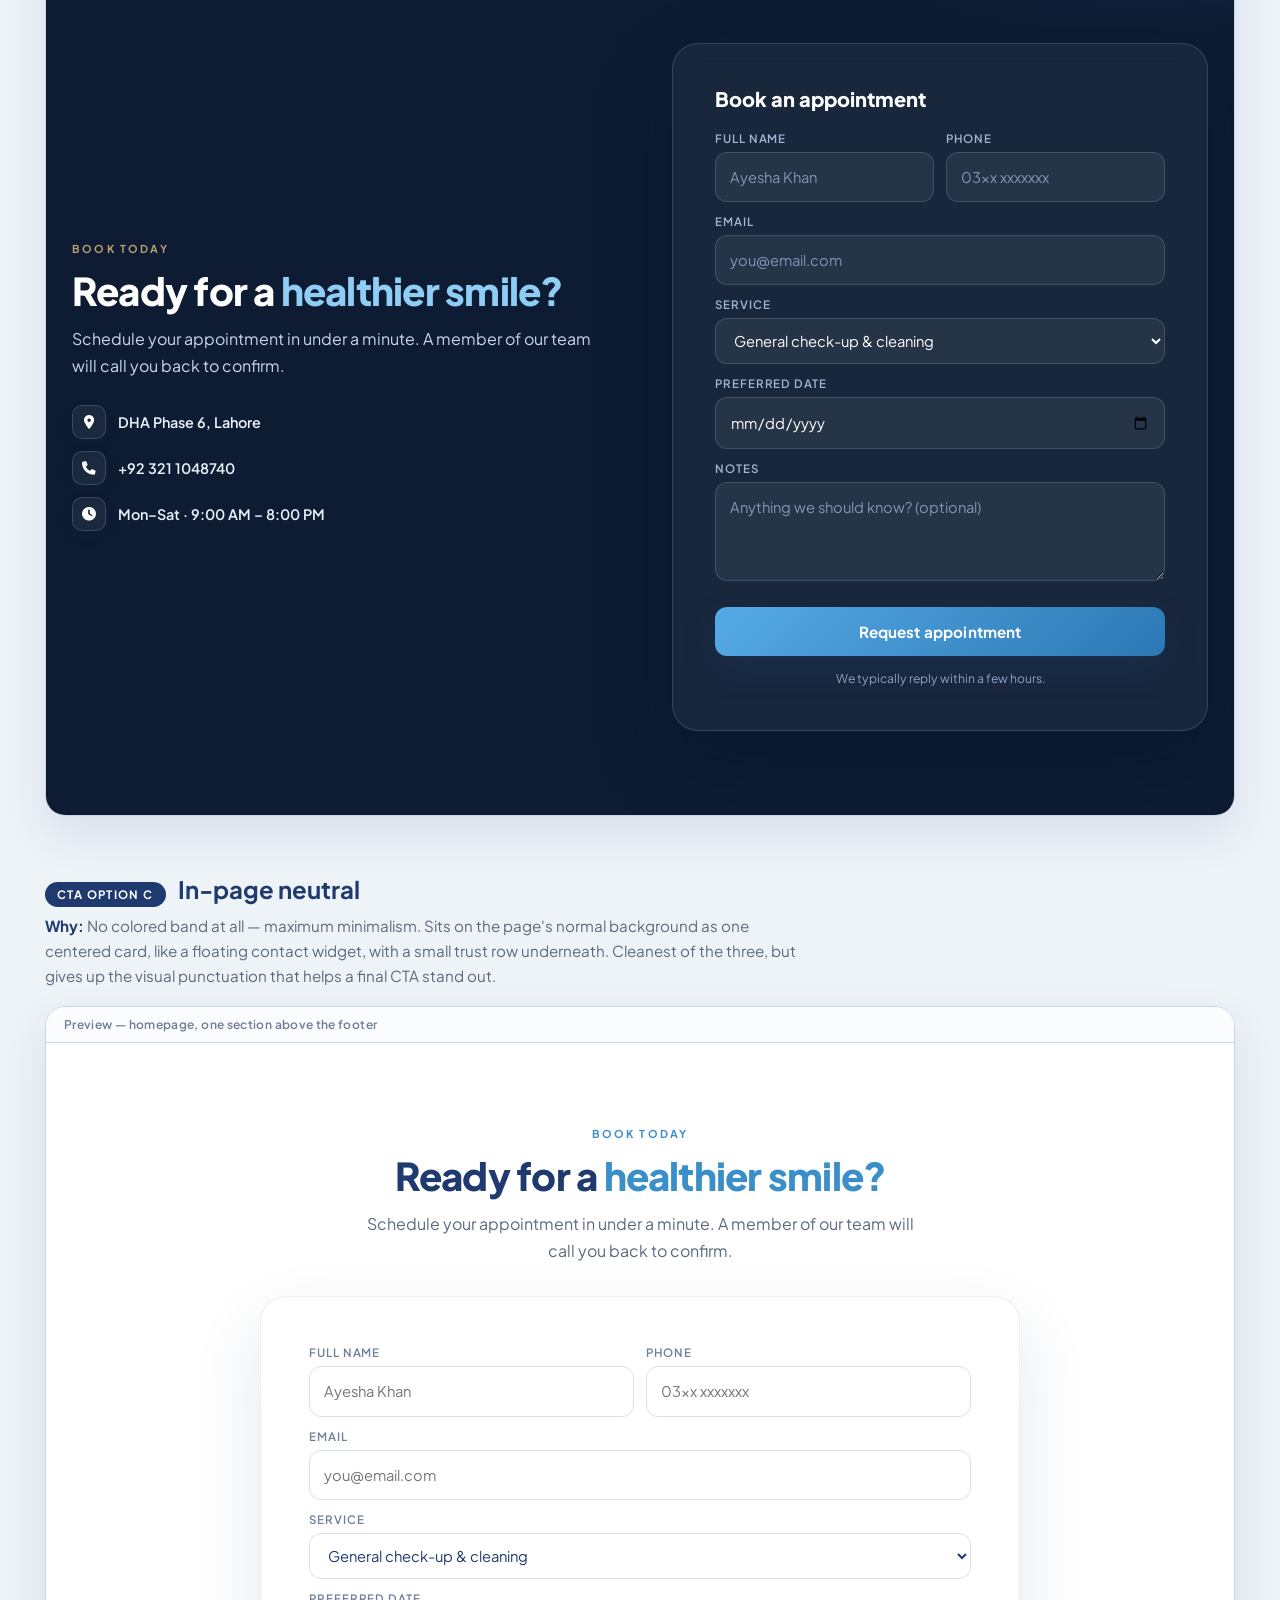
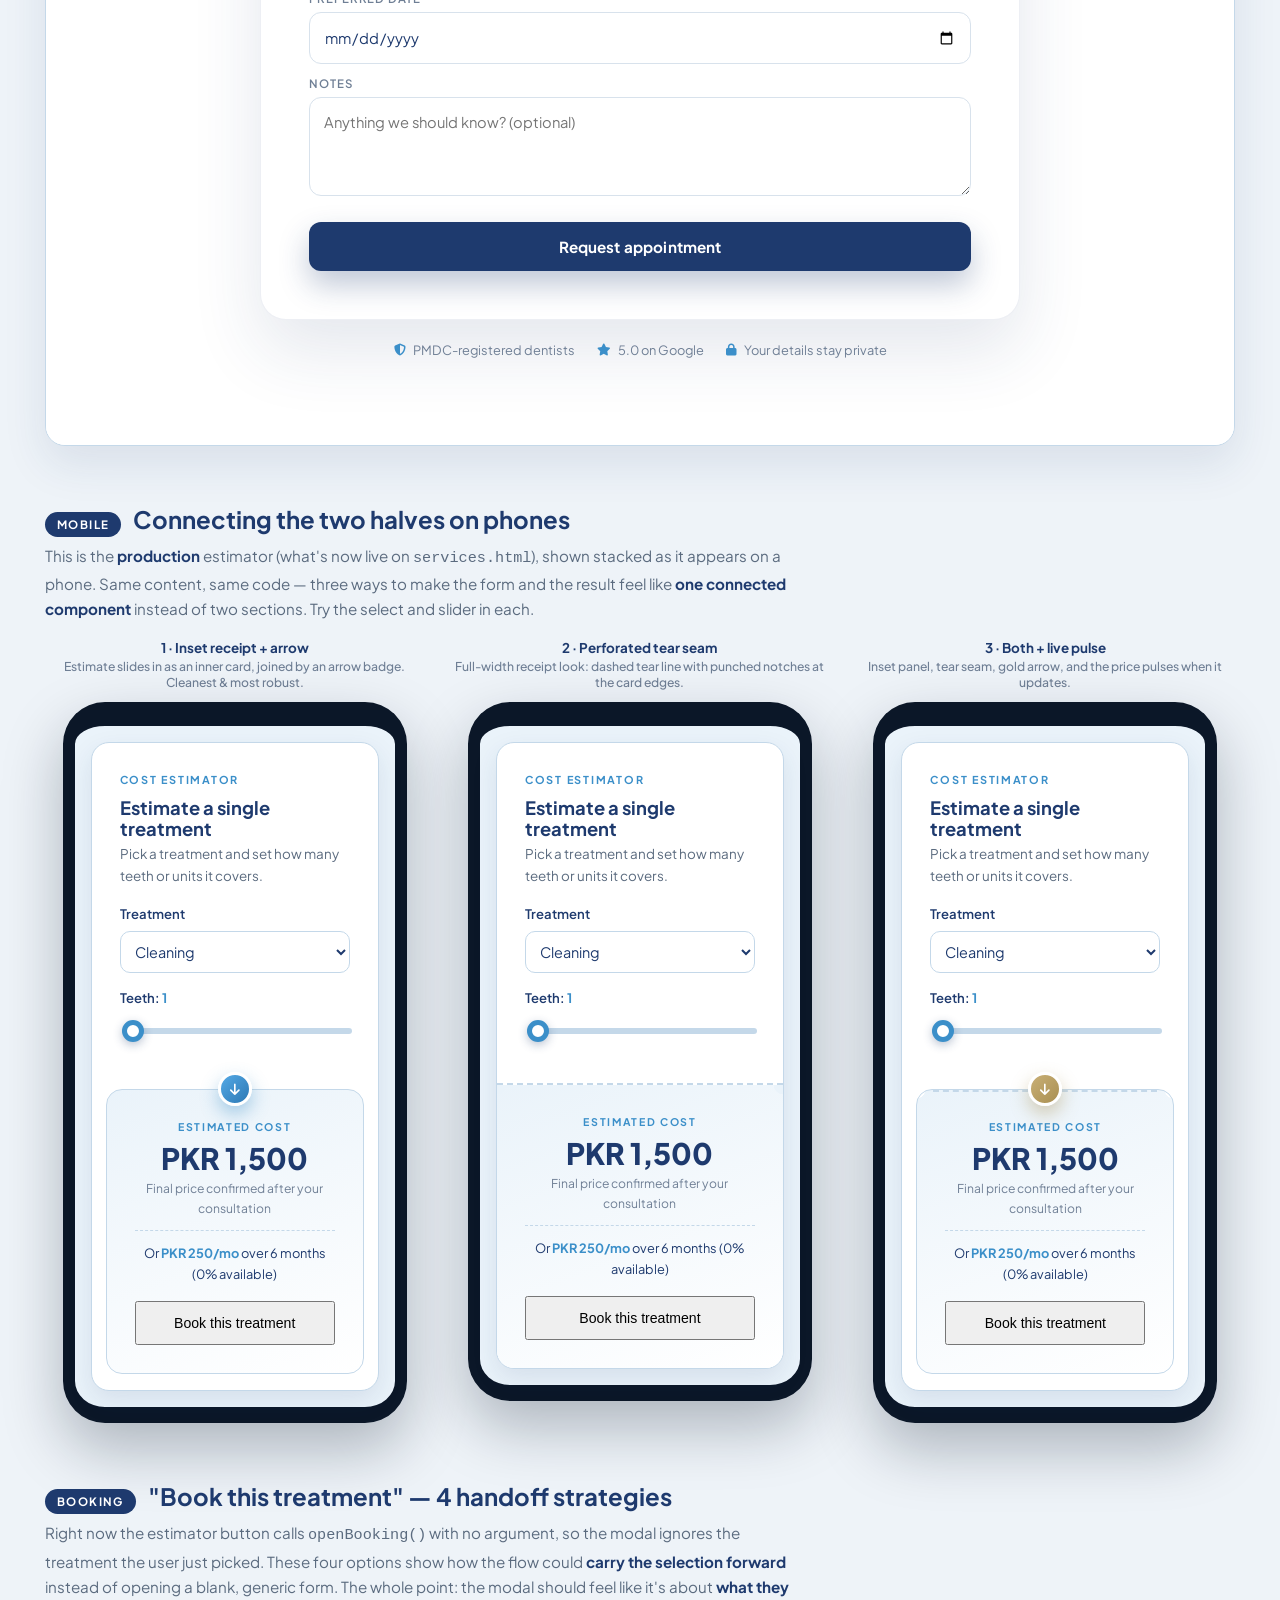
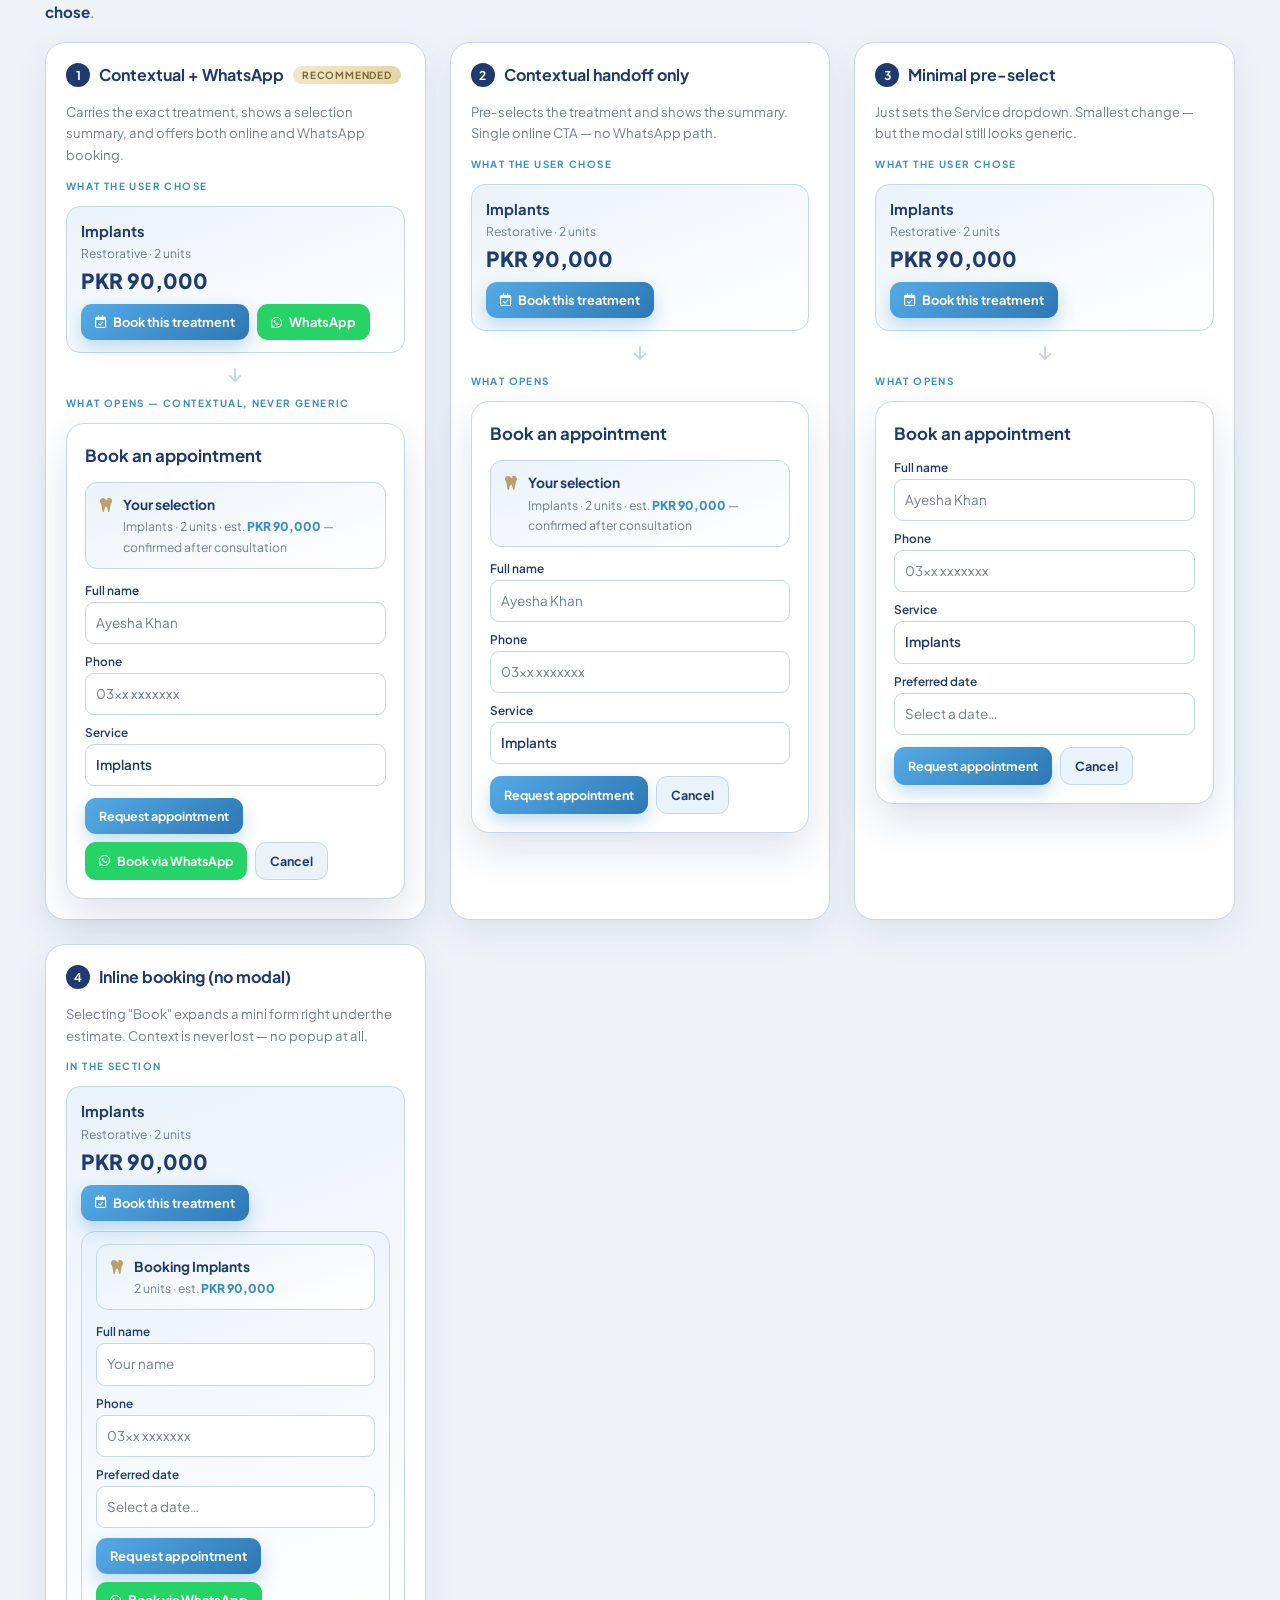
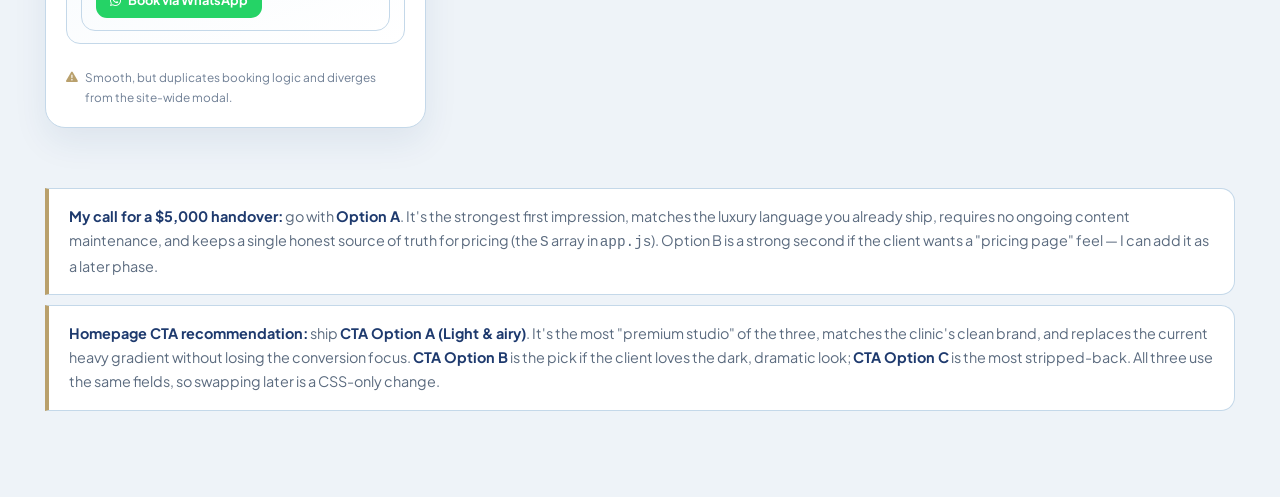
<file: design-preview.html>
<!DOCTYPE html>
<html lang="en">
<head>
<meta charset="utf-8">
<meta name="viewport" content="width=device-width, initial-scale=1">
<title>Design Preview — Plan your budget &amp; homepage CTA form</title>
<link rel="preconnect" href="https://fonts.googleapis.com">
<link rel="preconnect" href="https://fonts.gstatic.com" crossorigin>
<link href="https://fonts.googleapis.com/css2?family=Plus+Jakarta+Sans:wght@400;500;600;700;800&display=swap" rel="stylesheet">
<link rel="stylesheet" href="https://cdnjs.cloudflare.com/ajax/libs/font-awesome/6.5.0/css/all.min.css">
<style>
/* ---- Site tokens copied from css/styles.css ---- */
:root{
  --navy:#1E3A6E;--blue:#3B8FC9;--gold:#b9a06c;--cream:#f8f6f1;--tint:#EAF3FA;
  --bg:#fff;--card:#fff;--txt:#5B6B7F;--subtle:#6f7f95;--line:#c4d8e9;
  --fh:'Plus Jakarta Sans',system-ui,sans-serif;
}
*{box-sizing:border-box}
body{margin:0;font:16px/1.65 var(--fh);background:#eef3f8;color:var(--txt)}
h1,h2,h3,h4{color:var(--navy);line-height:1.15;margin:0 0 .4em}

/* ---- Preview scaffolding ---- */
.wrap{max-width:1230px;margin:0 auto;padding:28px 20px 90px}
.topbar{position:sticky;top:0;z-index:50;background:rgba(255,255,255,.9);backdrop-filter:blur(12px);border-bottom:1px solid var(--line);padding:14px 20px;margin:-28px -20px 28px;display:flex;align-items:center;gap:14px;flex-wrap:wrap}
.topbar h1{font-size:1.15rem;margin:0}
.topbar p{margin:0;font-size:.85rem;color:var(--subtle)}
.jump{margin-left:auto;display:flex;gap:8px;flex-wrap:wrap}
.jump a{font:600 .8rem var(--fh);text-decoration:none;color:var(--navy);border:1px solid var(--line);border-radius:99px;padding:7px 14px;background:#fff}
.jump a:hover{border-color:var(--blue);color:var(--blue)}

.opt{margin:0 0 60px}
.opt-head{display:flex;align-items:baseline;gap:12px;flex-wrap:wrap;margin-bottom:6px}
.opt-head .tag{font:700 .72rem var(--fh);letter-spacing:.12em;text-transform:uppercase;color:#fff;background:var(--navy);border-radius:99px;padding:5px 12px}
.opt-head h2{font-size:1.5rem;margin:0}
.opt-head .rec{font:700 .72rem var(--fh);color:#7a6a37;background:linear-gradient(135deg,#f3e9cf,#e6d3a0);border-radius:99px;padding:5px 12px}
.opt>p{margin:0 0 18px;max-width:760px;font-size:.95rem}
.opt>p b{color:var(--navy)}
.frame{background:#fff;border:1px solid var(--line);border-radius:20px;overflow:hidden;box-shadow:0 18px 44px rgba(30,58,110,.10)}
.frame-label{font:600 .75rem var(--fh);color:var(--subtle);padding:10px 18px;border-bottom:1px solid var(--line);background:#fafcfe;letter-spacing:.03em}

/* section shell (mirrors .sec.tint) */
.psec{padding:56px 0;background:var(--tint)}
.psec .w{max-width:1180px;margin:0 auto;padding:0 22px}
.sh{max-width:640px;margin:0 auto 34px;text-align:center}
.sh h2{font-size:clamp(1.7rem,3.5vw,2.4rem);font-weight:800}
.sh p{margin:0;font-size:1rem;color:var(--txt)}

/* ============ OPTION A — luxury dark estimator ============ */
.bud{position:relative;overflow:hidden;border-radius:28px;background:linear-gradient(135deg,#071428 0%,#0e2a57 55%,#17497f 100%);box-shadow:0 28px 70px rgba(7,20,40,.38),inset 0 0 0 1px rgba(185,160,108,.38);color:#eaf3fa;display:grid;grid-template-columns:1.05fr .95fr}
.bud::before{content:"";position:absolute;inset:0;background:radial-gradient(560px 280px at 12% -10%,rgba(59,143,201,.5),transparent 65%),radial-gradient(520px 300px at 105% 115%,rgba(185,160,108,.4),transparent 65%);pointer-events:none}
.bud::after{content:"";position:absolute;right:-140px;top:-180px;width:420px;height:420px;border:1px solid rgba(255,255,255,.10);border-radius:50%;box-shadow:0 0 0 70px rgba(255,255,255,.035);pointer-events:none}
.bud>*{position:relative;z-index:1}
.bud-left{padding:clamp(28px,4vw,46px)}
.bud-right{padding:clamp(28px,4vw,46px);background:rgba(255,255,255,.04);border-left:1px solid rgba(255,255,255,.10);backdrop-filter:blur(6px);display:flex;flex-direction:column;justify-content:center}
.eyebrow{font:700 .7rem var(--fh);letter-spacing:.18em;text-transform:uppercase;color:var(--gold);margin-bottom:12px;display:flex;align-items:center;gap:9px}
.eyebrow::before{content:"";width:26px;height:1px;background:var(--gold)}
.bud h3{color:#fff;font-size:clamp(1.4rem,2.6vw,1.9rem);font-weight:800;margin-bottom:8px}
.bud .lede{color:#c6d8ee;font-size:.95rem;margin:0 0 26px;max-width:44ch}
.chips-label{font:600 .78rem var(--fh);color:#9fb6d4;letter-spacing:.04em;margin-bottom:10px;text-transform:uppercase}
.chips{display:flex;flex-wrap:wrap;gap:9px;margin-bottom:24px}
.chip{font:600 .86rem var(--fh);color:#dce9f8;background:rgba(255,255,255,.07);border:1px solid rgba(255,255,255,.16);border-radius:12px;padding:10px 15px;cursor:pointer;transition:.2s;display:inline-flex;align-items:center;gap:8px}
.chip i{opacity:.7;font-size:.8rem}
.chip:hover{background:rgba(255,255,255,.14);transform:translateY(-1px)}
.chip.on{background:linear-gradient(135deg,#55aae6,#2c78b4);border-color:transparent;color:#fff;box-shadow:0 10px 24px rgba(59,143,201,.4)}
.chip.on i{opacity:1}

.units{margin-bottom:8px}
.units-top{display:flex;justify-content:space-between;align-items:baseline;margin-bottom:12px}
.units-top span{font:600 .8rem var(--fh);color:#9fb6d4;letter-spacing:.04em;text-transform:uppercase}
.units-top b{font:800 1.5rem var(--fh);color:#fff}
.sl{-webkit-appearance:none;appearance:none;width:100%;height:6px;border-radius:99px;background:linear-gradient(90deg,#55aae6 var(--fill,10%),rgba(255,255,255,.16) var(--fill,10%));outline:none;cursor:pointer}
.sl::-webkit-slider-thumb{-webkit-appearance:none;width:24px;height:24px;border-radius:50%;background:#fff;border:5px solid var(--blue);box-shadow:0 4px 14px rgba(0,0,0,.35);cursor:pointer}
.sl::-moz-range-thumb{width:24px;height:24px;border-radius:50%;background:#fff;border:5px solid var(--blue);box-shadow:0 4px 14px rgba(0,0,0,.35);cursor:pointer;border-color:var(--blue)}
.ticks{display:flex;justify-content:space-between;font:500 .72rem var(--fh);color:#7f97b6;margin-top:8px}

/* receipt */
.receipt-label{font:700 .7rem var(--fh);letter-spacing:.18em;text-transform:uppercase;color:var(--gold);margin-bottom:6px}
.receipt-treat{color:#fff;font-weight:700;font-size:1.05rem;margin-bottom:2px}
.receipt-sub{color:#9fb6d4;font-size:.82rem;margin-bottom:20px}
.price{font:800 clamp(2.1rem,5vw,2.9rem) var(--fh);color:#fff;line-height:1;letter-spacing:-.02em}
.price small{font-size:.42em;font-weight:600;color:#9fb6d4;letter-spacing:0;margin-right:6px;vertical-align:middle}
.price-note{font-size:.82rem;color:#9fb6d4;margin:10px 0 22px}
.price-note b{color:#dce9f8}
.rline{display:flex;justify-content:space-between;font-size:.86rem;padding:9px 0;border-top:1px solid rgba(255,255,255,.10);color:#c6d8ee}
.rline b{color:#fff;font-weight:700}
.rline em{font-style:normal;color:var(--gold);font-weight:700}
.bud-cta{margin-top:22px;display:flex;gap:10px;flex-wrap:wrap}
.bud-cta a,.bud-cta button{font:700 .9rem var(--fh);text-decoration:none;border:0;cursor:pointer;border-radius:13px;padding:14px 22px;display:inline-flex;align-items:center;gap:9px}
.bud-cta .p{background:linear-gradient(135deg,#55aae6,#2c78b4);color:#fff;box-shadow:0 10px 24px rgba(59,143,201,.4)}
.bud-cta .s{background:rgba(255,255,255,.08);color:#fff;border:1px solid rgba(255,255,255,.28)}
.disclaim{margin-top:16px;font-size:.74rem;color:#8ba3c2;display:flex;gap:8px;align-items:flex-start}
.disclaim i{color:var(--gold);margin-top:3px}

/* ============ OPTION B — tiers + estimator ============ */
.tiers{display:grid;grid-template-columns:repeat(3,1fr);gap:20px;margin-bottom:34px}
.tier{background:var(--card);border:1px solid var(--line);border-radius:22px;padding:28px 26px;box-shadow:0 10px 28px rgba(30,58,110,.07);display:flex;flex-direction:column;position:relative;transition:.25s}
.tier:hover{transform:translateY(-4px);box-shadow:0 18px 40px rgba(30,58,110,.14)}
.tier.feature{border:1.5px solid var(--gold);background:linear-gradient(180deg,#fffdf8,#fff)}
.tier.feature::before{content:"MOST POPULAR";position:absolute;top:-11px;left:50%;transform:translateX(-50%);font:700 .66rem var(--fh);letter-spacing:.14em;color:#fff;background:linear-gradient(135deg,#c9b076,#a98f52);border-radius:99px;padding:5px 14px;white-space:nowrap}
.tier .ic{width:46px;height:46px;border-radius:14px;background:linear-gradient(135deg,var(--tint),#bfe0f7);display:grid;place-items:center;margin-bottom:14px}
.tier .ic svg{width:24px;height:24px;fill:none;stroke:var(--blue);stroke-width:1.6;stroke-linecap:round;stroke-linejoin:round}
.tier h3{font-size:1.12rem;margin-bottom:2px}
.tier .for{font-size:.82rem;color:var(--blue);font-weight:600;margin-bottom:16px}
.tier .amt{font:800 1.9rem var(--fh);color:var(--navy);line-height:1}
.tier .amt small{font-size:.4em;font-weight:600;color:var(--subtle)}
.tier ul{list-style:none;padding:0;margin:18px 0 22px;display:flex;flex-direction:column;gap:10px}
.tier li{display:flex;gap:10px;font-size:.88rem;align-items:flex-start}
.tier li i{color:var(--blue);margin-top:4px;font-size:.8rem}
.tier .btn{margin-top:auto;text-align:center;text-decoration:none;border-radius:13px;padding:13px 18px;font:700 .88rem var(--fh)}
.tier .btn.g{background:linear-gradient(135deg,#55aae6,#2c78b4);color:#fff;box-shadow:0 8px 20px rgba(59,143,201,.32)}
.tier .btn.n{background:var(--tint);color:var(--navy);border:1px solid var(--line)}
.tier .note{font-size:.74rem;color:var(--subtle);margin:10px 0 0;text-align:center}

.calc{background:var(--card);border:1px solid var(--line);border-radius:22px;padding:26px 28px;box-shadow:0 10px 28px rgba(30,58,110,.07);display:grid;grid-template-columns:1fr 1fr;gap:26px 34px;align-items:center}
.calc h3{font-size:1.15rem;margin-bottom:4px}
.calc .sub{font-size:.85rem;margin:0 0 14px}
.field{margin-bottom:12px}
.field label{display:block;font-weight:600;font-size:.8rem;color:var(--navy);margin-bottom:5px}
.field select,.field input[type=number]{width:100%;padding:11px;border-radius:10px;border:1px solid var(--line);background:var(--bg);color:var(--navy);font:inherit;font-size:.92rem}
.sl2{-webkit-appearance:none;appearance:none;width:100%;height:6px;border-radius:99px;background:linear-gradient(90deg,var(--blue) var(--fill,10%),var(--line) var(--fill,10%));outline:none;cursor:pointer}
.sl2::-webkit-slider-thumb{-webkit-appearance:none;width:22px;height:22px;border-radius:50%;background:#fff;border:5px solid var(--blue);box-shadow:0 3px 10px rgba(30,58,110,.3);cursor:pointer}
.sl2::-moz-range-thumb{width:22px;height:22px;border-radius:50%;background:#fff;border:5px solid var(--blue);cursor:pointer}
.calc-out{background:linear-gradient(160deg,var(--tint),#fff);border:1px solid var(--line);border-radius:18px;padding:26px;text-align:center}
.calc-out .lbl{font:700 .7rem var(--fh);letter-spacing:.16em;text-transform:uppercase;color:var(--blue)}
.calc-out .big{font:800 2.1rem var(--fh);color:var(--navy);line-height:1.1;margin:8px 0 4px}
.calc-out .hint{font-size:.82rem;color:var(--subtle)}
.calc-out .emi{margin-top:14px;padding-top:14px;border-top:1px dashed var(--line);font-size:.85rem;color:var(--navy)}
.calc-out .emi b{color:var(--blue)}

/* ============ OPTION C — budget-range picker ============ */
.cpicker{background:var(--card);border:1px solid var(--line);border-radius:26px;padding:clamp(26px,4vw,44px);box-shadow:0 18px 44px rgba(30,58,110,.09);text-align:center}
.cpicker h3{font-size:clamp(1.3rem,2.6vw,1.7rem);margin-bottom:6px}
.cpicker .lede{margin:0 auto 30px;max-width:52ch;font-size:.95rem}
.spend{font:800 clamp(2rem,5vw,2.8rem) var(--fh);color:var(--navy);line-height:1;margin-bottom:4px}
.spend small{font-size:.4em;color:var(--subtle);font-weight:600}
.spend-sub{font-size:.85rem;color:var(--subtle);margin-bottom:22px}
.cpicker .sl3{-webkit-appearance:none;appearance:none;width:min(560px,100%);height:8px;border-radius:99px;background:linear-gradient(90deg,#8fc3ea,var(--blue),var(--navy));outline:none;cursor:pointer;margin:0 auto;display:block}
.cpicker .sl3::-webkit-slider-thumb{-webkit-appearance:none;width:26px;height:26px;border-radius:50%;background:#fff;border:5px solid var(--blue);box-shadow:0 5px 16px rgba(30,58,110,.35);cursor:pointer}
.cpicker .sl3::-moz-range-thumb{width:26px;height:26px;border-radius:50%;background:#fff;border:5px solid var(--blue);cursor:pointer}
.range-lbls{display:flex;justify-content:space-between;max-width:560px;margin:10px auto 0;font:600 .74rem var(--fh);color:var(--subtle)}
.fits{margin-top:30px;display:grid;grid-template-columns:repeat(auto-fit,minmax(190px,1fr));gap:14px;text-align:left}
.fit{border:1px solid var(--line);border-radius:16px;padding:16px 18px;background:var(--bg);transition:.2s;opacity:.45;filter:grayscale(.6)}
.fit.yes{opacity:1;filter:none;border-color:color-mix(in srgb,var(--blue) 40%,var(--line));box-shadow:0 10px 26px rgba(30,58,110,.10);background:linear-gradient(180deg,#f4fafe,#fff)}
.fit .ft{display:flex;justify-content:space-between;align-items:center;gap:10px}
.fit h4{font-size:.98rem;margin:0}
.fit .pr{font:700 .84rem var(--fh);color:var(--blue);white-space:nowrap}
.fit p{margin:6px 0 0;font-size:.8rem;color:var(--subtle)}
.fit .badge{display:inline-flex;align-items:center;gap:6px;margin-top:10px;font:700 .68rem var(--fh);letter-spacing:.08em;text-transform:uppercase;color:#2f7d4f;background:#e5f6ec;border-radius:99px;padding:4px 10px}
.fit .badge.no{color:#8a94a3;background:#eef1f5}
.fit .badge i{font-size:.66rem}

/* =========================================================
   MOBILE CONNECTOR CONCEPTS — the production ".budget" estimator
   shown stacked, with 3 ways to make the two halves read as one.
   ========================================================= */
.budget{display:grid;grid-template-columns:1.1fr .9fr;max-width:1000px;margin:0 auto;background:var(--card);border:1px solid var(--line);border-radius:24px;overflow:hidden;box-shadow:0 18px 44px rgba(30,58,110,.09)}
.budget.stack{grid-template-columns:1fr}
.budget-form{padding:clamp(20px,4vw,28px)}
.b-eyebrow{font-size:.68rem;font-weight:700;letter-spacing:.16em;text-transform:uppercase;color:var(--blue);margin-bottom:8px}
.budget h3{font-size:1.15rem;margin-bottom:4px}
.budget-form>p{font-size:.84rem;margin:0 0 16px;color:var(--txt)}
.budget .field{margin-bottom:14px}
.budget .field label{display:block;font-weight:600;font-size:.82rem;color:var(--navy);margin:0 0 6px}
.budget .field label b{color:var(--blue)}
.budget select{width:100%;padding:10px;border-radius:10px;border:1px solid var(--line);background:var(--bg);color:var(--navy);font:inherit;font-size:.9rem}
.budget .sl2{-webkit-appearance:none;appearance:none;width:100%;height:6px;border:0;padding:0;border-radius:99px;background:linear-gradient(90deg,var(--blue) var(--fill,10%),var(--line) var(--fill,10%));outline:none;cursor:pointer}
.budget .sl2::-webkit-slider-thumb{-webkit-appearance:none;width:22px;height:22px;border-radius:50%;background:#fff;border:5px solid var(--blue);box-shadow:0 3px 10px rgba(30,58,110,.3);cursor:pointer}
.budget .sl2::-moz-range-thumb{width:22px;height:22px;border-radius:50%;background:#fff;border:5px solid var(--blue);cursor:pointer}
.budget-out{padding:clamp(20px,4vw,28px);display:flex;flex-direction:column;justify-content:center;text-align:center;background:linear-gradient(160deg,var(--tint),var(--card))}
.b-lbl{font-size:.66rem;font-weight:700;letter-spacing:.16em;text-transform:uppercase;color:var(--blue)}
.b-big{font-size:1.85rem;font-weight:800;color:var(--navy);line-height:1.1;margin:6px 0 4px;transition:color .3s}
.b-hint{font-size:.76rem;color:var(--subtle)}
.b-emi{margin-top:12px;padding-top:12px;border-top:1px dashed var(--line);font-size:.8rem;color:var(--navy)}
.b-emi b{color:var(--blue)}
.budget-out .btn{margin-top:16px;width:100%;text-align:center;font-size:.88rem;padding:12px 18px}

/* phone frames */
.phones{display:grid;grid-template-columns:repeat(auto-fit,minmax(300px,1fr));gap:26px;align-items:start;justify-items:center}
.phone-demo{display:flex;flex-direction:column;gap:12px;align-items:center;width:100%}
.phone-cap{font:700 .84rem var(--fh);color:var(--navy);text-align:center}
.phone-cap small{display:block;font-weight:500;color:var(--subtle);font-size:.76rem;margin-top:2px}
.phone{width:344px;max-width:100%;background:var(--tint);border:12px solid #0b1728;border-top-width:24px;border-bottom-width:16px;border-radius:42px;padding:16px;box-sizing:border-box;box-shadow:0 26px 60px rgba(7,20,40,.28)}
.phone .budget{border-radius:18px;box-shadow:0 10px 26px rgba(30,58,110,.10);margin:0}

/* V1 — inset receipt panel + arrow connector */
.v1 .budget-form{padding-bottom:34px}
.v1 .budget-out{margin:0 14px 16px;border:1px solid var(--line);border-radius:16px;position:relative}
.v1 .connector{display:grid;place-items:center;height:0;position:relative;z-index:2}
.v1 .connector i{position:relative;top:-17px;width:34px;height:34px;border-radius:50%;background:linear-gradient(135deg,#55aae6,#2c78b4);color:#fff;display:grid;place-items:center;font-size:.82rem;box-shadow:0 8px 18px rgba(59,143,201,.42);border:3px solid var(--card)}

/* V2 — perforated tear seam with edge notches */
.v2 .budget-form{border-bottom:2px dashed var(--line)}
.v2 .budget-out{background:radial-gradient(circle at 0 0,var(--tint) 9px,transparent 9.5px),radial-gradient(circle at 100% 0,var(--tint) 9px,transparent 9.5px),linear-gradient(160deg,var(--tint),var(--card));background-repeat:no-repeat}

/* V3 — inset panel + arrow + perforated seam + price pulse */
.v3 .budget-form{padding-bottom:34px}
.v3 .budget-out{position:relative;margin:0 14px 16px;border:1px solid var(--line);border-radius:16px;background:radial-gradient(circle at 0 0,var(--card) 8px,transparent 8.5px),radial-gradient(circle at 100% 0,var(--card) 8px,transparent 8.5px),linear-gradient(160deg,var(--tint),var(--card));background-repeat:no-repeat}
.v3 .budget-out::before{content:"";position:absolute;top:0;left:16px;right:16px;border-top:2px dashed var(--line)}
.v3 .connector{display:grid;place-items:center;height:0;position:relative;z-index:2}
.v3 .connector i{position:relative;top:-17px;width:34px;height:34px;border-radius:50%;background:linear-gradient(135deg,#c9b076,#a98f52);color:#fff;display:grid;place-items:center;font-size:.82rem;box-shadow:0 8px 18px rgba(169,143,82,.42);border:3px solid var(--card)}
.m-price.pulse{animation:pricePulse .5s ease;display:inline-block}
@keyframes pricePulse{50%{transform:scale(1.12);color:var(--blue)}}

/* =========================================================
   BOOKING HANDOFF STRATEGIES — how "Book this treatment" could
   carry context into the appointment flow.
   ========================================================= */
.handoff-grid{display:grid;grid-template-columns:repeat(auto-fit,minmax(290px,1fr));gap:24px}
.ho-card{background:#fff;border:1px solid var(--line);border-radius:20px;padding:20px;display:flex;flex-direction:column;gap:14px;box-shadow:0 14px 34px rgba(30,58,110,.08)}
.ho-head{display:flex;align-items:center;gap:9px;flex-wrap:wrap}
.ho-head .n{width:24px;height:24px;border-radius:50%;background:var(--navy);color:#fff;display:grid;place-items:center;font:700 .76rem var(--fh);flex:none}
.ho-head h4{margin:0;font-size:1rem;color:var(--navy)}
.ho-rec{font:700 .62rem var(--fh);color:#7a6a37;background:linear-gradient(135deg,#f3e9cf,#e6d3a0);border-radius:99px;padding:3px 9px;letter-spacing:.08em;text-transform:uppercase}
.ho-desc{font-size:.82rem;color:var(--subtle);margin:0}
.ho-step{font:700 .62rem var(--fh);letter-spacing:.14em;text-transform:uppercase;color:var(--blue)}
.est-mini{border:1px solid var(--line);border-radius:14px;padding:12px 14px;background:linear-gradient(160deg,var(--tint),#fff)}
.est-mini .t{font-weight:700;color:var(--navy);font-size:.92rem}
.est-mini .meta{font-size:.76rem;color:var(--subtle);margin-bottom:4px}
.est-mini .p{font:800 1.3rem var(--fh);color:var(--navy)}
.ho-btns{display:flex;gap:8px;flex-wrap:wrap;margin-top:10px}
.ho-btns .b{font:700 .8rem var(--fh);border-radius:11px;padding:10px 14px;border:0;cursor:pointer;display:inline-flex;align-items:center;gap:7px}
.ho-btns .b.p,.bk-actions .b.p{background:linear-gradient(135deg,#55aae6,#2c78b4);color:#fff;box-shadow:0 8px 18px rgba(59,143,201,.3)}
.ho-btns .b.w,.bk-actions .b.w{background:#25D366;color:#fff}
.ho-btns .b.n,.bk-actions .b.n{background:var(--tint);color:var(--navy);border:1px solid var(--line)}
.ho-arrow{text-align:center;color:var(--line);font-size:1rem;line-height:1}
.bk-mock{background:var(--card);border:1px solid var(--line);border-radius:18px;padding:18px;box-shadow:0 18px 40px rgba(30,58,110,.14)}
.bk-mock h5{margin:0 0 12px;color:var(--navy);font-size:1.05rem}
.bk-summary{display:flex;gap:10px;align-items:flex-start;background:linear-gradient(160deg,var(--tint),#fff);border:1px solid var(--line);border-radius:12px;padding:11px 13px;margin-bottom:14px}
.bk-summary i{color:var(--gold);margin-top:3px}
.bk-summary .s-t{font-weight:700;color:var(--navy);font-size:.86rem}
.bk-summary .s-m{font-size:.76rem;color:var(--subtle)}
.bk-summary .s-p{font-weight:800;color:var(--blue)}
.bk-field{margin-bottom:10px}
.bk-field label{display:block;font:600 .74rem var(--fh);color:var(--navy);margin-bottom:4px}
.bk-field .in{border:1px solid var(--line);border-radius:9px;padding:9px 10px;font-size:.84rem;color:var(--subtle);background:var(--bg)}
.bk-field .in.filled{color:var(--navy);font-weight:600}
.bk-actions{display:flex;gap:8px;flex-wrap:wrap;margin-top:12px}
.bk-actions .b{font:700 .78rem var(--fh);border-radius:11px;padding:10px 14px;border:0;cursor:pointer;display:inline-flex;align-items:center;gap:7px}
.inline-form{border:1px solid var(--line);border-radius:14px;padding:12px 14px;background:linear-gradient(160deg,var(--tint),#fff);margin-top:10px}
.ai-note{margin-top:10px;font-size:.74rem;color:var(--subtle);display:flex;gap:7px;align-items:flex-start}
.ai-note i{color:var(--gold);margin-top:3px}

/* notes */
.verdict{margin-top:14px;background:#fff;border:1px solid var(--line);border-left:4px solid var(--gold);border-radius:0 14px 14px 0;padding:16px 20px;font-size:.9rem}
.verdict b{color:var(--navy)}
/* Device toggle (preview-only control for Option A) */
.device-toggle{display:flex;gap:4px;margin-left:auto;background:#fff;border:1px solid var(--line);border-radius:99px;padding:4px}
.device-toggle button{border:0;background:transparent;font:600 .78rem var(--fh);color:var(--txt);border-radius:99px;padding:7px 14px;cursor:pointer;display:inline-flex;align-items:center;gap:7px}
.device-toggle button.on{background:linear-gradient(135deg,#55aae6,#2c78b4);color:#fff;box-shadow:0 6px 16px rgba(59,143,201,.32)}
.demoA{max-width:1180px;margin:0 auto;transition:max-width .4s ease,border-radius .4s ease}
.demoA.mobile{max-width:388px;border:13px solid #0b1728;border-top-width:28px;border-bottom-width:16px;border-radius:42px;overflow:hidden;box-shadow:0 34px 80px rgba(7,20,40,.42)}

/* Container queries: the estimator adapts to ITS OWN width, so it's correct
   both in the real page and inside the phone frame. */
.bud-wrap{container-name:budwrap;container-type:inline-size}

@container budwrap (max-width:820px){
  .bud{grid-template-columns:1fr;border-radius:24px}
  .bud-left{padding:28px 22px}
  .bud-right{padding:28px 22px;border-left:0;border-top:1px solid rgba(255,255,255,.10)}
  .bud h3{font-size:1.5rem}
  .bud .lede{font-size:.9rem;margin-bottom:20px}
  .chips{display:grid;grid-template-columns:1fr 1fr;gap:8px;margin-bottom:20px}
  .chip{padding:10px 12px;font-size:.82rem}
  .price{font-size:2.4rem}
  .receipt-sub{margin-bottom:18px}
  .bud-cta{flex-direction:column}
  .bud-cta button{width:100%;justify-content:center}
}
@container budwrap (max-width:400px){
  .chips{grid-template-columns:1fr}
  .bud-left,.bud-right{padding:24px 18px}
  .price{font-size:2.15rem}
}

@media(max-width:900px){
  .tiers{grid-template-columns:1fr}
  .calc{grid-template-columns:1fr}
  .device-toggle{margin-left:0;width:100%}
  .device-toggle button{flex:1;justify-content:center}
}

/* ============================================================
   HOMEPAGE CTA BANNER — 3 minimalist directions
   ============================================================ */
.cta-secA,.cta-secB,.cta-secC{position:relative;overflow:hidden;padding:clamp(48px,7vw,84px) 0}
.cta-secA .w,.cta-secB .w,.cta-secC .w{max-width:1180px;margin:0 auto;padding:0 22px}

/* --- shared atoms ------------------------------------------------- */
.cta-eyebrow{font:700 .68rem var(--fh);letter-spacing:.2em;text-transform:uppercase;color:var(--blue);margin-bottom:14px}
.cta-h2{font:800 clamp(1.7rem,3.2vw,2.4rem)/1.15 var(--fh);color:var(--navy);letter-spacing:-.02em;margin:0 0 12px}
.cta-h2 em{font-style:normal;color:var(--blue)}
.cta-p{margin:0 0 26px;font-size:1rem;color:var(--txt);line-height:1.7;max-width:46ch}
.cta-info{display:flex;flex-direction:column;gap:12px}
.cta-info-row{display:flex;align-items:center;gap:12px;font-size:.9rem;color:var(--navy);font-weight:600}
.cta-info-row i{width:34px;height:34px;border-radius:10px;background:#fff;border:1px solid rgba(30,58,110,.08);display:grid;place-items:center;color:var(--blue);font-size:.85rem;box-shadow:0 6px 16px rgba(30,58,110,.06)}
.cta-info-row a{color:inherit;text-decoration:none}
.cta-card h3{font:800 1.25rem var(--fh);color:var(--navy);margin:0 0 20px}
.cta-grid-2{display:grid;grid-template-columns:1fr 1fr;gap:0 12px}
.cta-card .f{margin-bottom:12px}
.cta-card label{display:block;font:600 .72rem var(--fh);letter-spacing:.08em;text-transform:uppercase;color:var(--subtle);margin:0 0 6px}
.cta-card input,.cta-card select,.cta-card textarea{width:100%;box-sizing:border-box;padding:12px 14px;border:1px solid #d8e2ec;border-radius:12px;background:#fff;color:var(--navy);font:inherit;font-size:.92rem;outline:none;transition:border-color .25s,box-shadow .25s}
.cta-card input:focus,.cta-card select:focus,.cta-card textarea:focus{border-color:var(--blue);box-shadow:0 0 0 4px rgba(59,143,201,.12)}
.cta-card textarea{resize:vertical}
.cta-submit{width:100%;margin-top:6px;padding:15px 20px;border:0;border-radius:12px;background:var(--navy);color:#fff;font:700 .95rem var(--fh);letter-spacing:.01em;cursor:pointer;box-shadow:0 14px 30px rgba(30,58,110,.28);transition:transform .25s,background .25s,box-shadow .25s}
.cta-submit:hover{transform:translateY(-2px);background:#27508a;box-shadow:0 18px 38px rgba(30,58,110,.34)}
.cta-card .note{text-align:center;font-size:.76rem;color:var(--subtle);margin:12px 0 0}
.cta-ok{display:none;text-align:center;padding:14px 0}
.cta-ok.show{display:block}
.cta-ok i{font-size:2rem;color:#22c55e;margin-bottom:8px}
.cta-ok h3{margin:0 0 6px}
.cta-ok p{margin:0;font-size:.9rem;color:var(--txt)}

/* --- A · Light & airy (recommended) --------------------------------- */
.cta-secA{background:radial-gradient(900px 420px at 88% -8%,rgba(59,143,201,.12),transparent 62%),var(--cream)}
.cta-gridA{display:grid;grid-template-columns:1fr 1fr;gap:clamp(32px,5vw,76px);align-items:center}
.cta-cardA{background:#fff;border:1px solid rgba(30,58,110,.08);border-radius:26px;padding:clamp(26px,3.5vw,42px);box-shadow:0 30px 70px rgba(30,58,110,.12)}

/* --- B · Refined dark ------------------------------------------------ */
.cta-secB{background:radial-gradient(720px 380px at 92% -18%,rgba(59,143,201,.22),transparent 60%),#0d1c33}
.cta-gridB{display:grid;grid-template-columns:1fr 1fr;gap:clamp(32px,5vw,76px);align-items:center}
.cta-secB .cta-eyebrow{color:var(--gold)}
.cta-secB .cta-h2{color:#fff}
.cta-secB .cta-h2 em{color:#8fcdf5}
.cta-secB .cta-p{color:#c6d8ee}
.cta-secB .cta-info-row{color:#eaf3fa}
.cta-secB .cta-info-row i{background:rgba(255,255,255,.06);border:1px solid rgba(255,255,255,.14);color:#fff}
.cta-cardB{background:rgba(255,255,255,.05);border:1px solid rgba(255,255,255,.14);border-radius:26px;padding:clamp(26px,3.5vw,42px);backdrop-filter:blur(12px);-webkit-backdrop-filter:blur(12px);box-shadow:0 30px 70px rgba(7,20,40,.4)}
.cta-cardB h3{color:#fff}
.cta-cardB label{color:#9fb6d4}
.cta-cardB input,.cta-cardB select,.cta-cardB textarea{background:rgba(255,255,255,.06);border:1px solid rgba(255,255,255,.14);color:#fff}
.cta-cardB input::placeholder,.cta-cardB textarea::placeholder{color:#7f97b6}
.cta-cardB select option{background:#0d1c33;color:#fff}
.cta-cardB :is(input,select,textarea):focus{border-color:#55aae6;box-shadow:0 0 0 4px rgba(85,170,230,.25)}
.cta-cardB .cta-submit{background:linear-gradient(135deg,#55aae6,#2c78b4)}
.cta-cardB .cta-submit:hover{background:linear-gradient(135deg,#6ab5ec,#3588c4)}
.cta-cardB .note{color:#8ba3c2}

/* --- C · In-page neutral (centered card) ----------------------------- */
.cta-secC{background:var(--bg)}
.cta-center{max-width:760px;margin:0 auto;text-align:center}
.cta-center .cta-p{margin:0 auto 32px}
.cta-cardC{background:#fff;border:1px solid rgba(30,58,110,.08);border-radius:26px;padding:clamp(28px,4vw,48px);box-shadow:0 30px 70px rgba(30,58,110,.12);text-align:left;max-width:760px;margin:0 auto}
.cta-trust{margin-top:20px;display:flex;gap:22px;justify-content:center;flex-wrap:wrap;font-size:.8rem;color:var(--subtle)}
.cta-trust span{display:inline-flex;align-items:center;gap:7px}
.cta-trust i{color:var(--blue);font-size:.75rem}

@media(max-width:900px){
  .cta-gridA,.cta-gridB{grid-template-columns:1fr;gap:34px}
  .cta-secB .w,.cta-secA .w,.cta-secC .w{padding:0 18px}
}
@media(max-width:520px){.cta-grid-2{grid-template-columns:1fr}}
</style>
</head>
<body>
<div class="wrap">

  <div class="topbar">
    <h1>Design preview</h1>
    <p>Concepts for the <b>"Plan your budget"</b> section and the <b>homepage booking CTA</b> — pick one of each and I'll ship them.</p>
    <div class="jump">
      <a href="#optA">Budget A</a><a href="#optB">Budget B</a><a href="#optC">Budget C</a>
      <a href="#ctaA">CTA A</a><a href="#ctaB">CTA B</a><a href="#ctaC">CTA C</a>
    </div>
  </div>

  <!-- ================= OPTION A ================= -->
  <section class="opt" id="optA">
    <div class="opt-head">
      <span class="tag">Option A</span>
      <h2>Luxury dark estimator</h2>
      <span class="rec">★ My recommendation</span>
      <div class="device-toggle" id="devToggle">
        <button data-dev="full" class="on"><i class="fa-solid fa-desktop"></i> Desktop</button>
        <button data-dev="mobile"><i class="fa-solid fa-mobile-screen-button"></i> Mobile</button>
      </div>
    </div>
    <p><b>Why:</b> Turns the section into the page's visual climax. Reuses the navy/gold luxury language you already have in <code>cta-luxury-background.css</code>. Treatment chips instead of a dropdown, a live "receipt" panel with count-up price, EMI hint, and a booking CTA. Feels like a premium product, not a form. <b>Fully responsive</b> — click the <b>Mobile</b> button to preview the phone layout.</p>
    <div class="frame">
      <div class="frame-label">Preview — sits between "Our treatments" and the consult strip</div>
      <div class="demoA" id="demoA">
      <div class="psec">
        <div class="w">
          <div class="sh"><h2>Plan your budget</h2><p>Transparent pricing, estimated instantly — no surprises at the clinic.</p></div>

          <div class="bud-wrap">
          <div class="bud">
            <div class="bud-left">
              <div class="eyebrow">Cost estimator</div>
              <h3>Design your smile, see the price</h3>
              <p class="lede">Pick a treatment and drag the slider. You'll get a clear estimate before you even walk in.</p>

              <div class="chips-label">Choose a treatment</div>
              <div class="chips" id="chips"></div>

              <div class="units">
                <div class="units-top"><span id="unitLabel">Teeth / units</span><b id="unitVal">1</b></div>
                <input class="sl" id="slider" type="range" min="1" max="10" value="1">
                <div class="ticks"><span>1</span><span>3</span><span>5</span><span>7</span><span>10</span></div>
              </div>
            </div>

            <div class="bud-right">
              <div class="receipt-label">Your estimate</div>
              <div class="receipt-treat" id="rTreat">Cleaning</div>
              <div class="receipt-sub" id="rSub">General · 30 min · 1 unit</div>
              <div class="price"><small>PKR</small><span id="rPrice">15,000</span></div>
              <p class="price-note">Final quote confirmed after your <b>free consultation</b>.</p>

              <div class="rline"><span>Per unit</span><b id="rPer">PKR 15,000</b></div>
              <div class="rline"><span>Session length</span><b id="rTime">30 min</b></div>
              <div class="rline"><span>EMI (from)</span><em id="rEmi">PKR 2,500/mo</em></div>

              <div class="bud-cta">
                <button class="p"><i class="fa-regular fa-calendar-check"></i> Book this treatment</button>
                <button class="s"><i class="fa-brands fa-whatsapp"></i> Ask a question</button>
              </div>
              <div class="disclaim"><i class="fa-solid fa-circle-info"></i><span>Estimates are indicative and may vary with clinical findings. A written quote is provided before treatment begins.</span></div>
            </div>
          </div>
          </div>

        </div>
      </div>
      </div>
    </div>
  </section>

  <!-- ================= OPTION B ================= -->
  <section class="opt" id="optB">
    <div class="opt-head">
      <span class="tag">Option B</span>
      <h2>Pricing tiers + estimator</h2>
    </div>
    <p><b>Why:</b> Highest perceived value — reads like a proper pricing page. Three care packages anchor the price, then a configurator for exact treatments. More content to maintain, and it slightly competes with the service cards above.</p>
    <div class="frame">
      <div class="frame-label">Preview — full-width section</div>
      <div class="psec">
        <div class="w">
          <div class="sh"><h2>Plan your budget</h2><p>Choose a care package, or estimate any single treatment below.</p></div>

          <div class="tiers">
            <div class="tier">
              <div class="ic"><svg viewBox="0 0 24 24"><path d="M12 3c-2 0-3 1-5 1S3 5 3 9c0 3 1 5 2 8 .5 2 1 4 2.5 4 1.7 0 1.5-4 4.5-4s2.8 4 4.5 4c1.5 0 2-2 2.5-4 1-3 2-5 2-8 0-4-2-5-4-5s-3-1-5-1z"/></svg></div>
              <h3>Essential</h3>
              <div class="for">Everyday oral health</div>
              <div class="amt">PKR 6,000<small> from</small></div>
              <ul>
                <li><i class="fa-solid fa-check"></i> Check-up &amp; digital X-ray</li>
                <li><i class="fa-solid fa-check"></i> Ultrasonic scaling &amp; polish</li>
                <li><i class="fa-solid fa-check"></i> Fluoride protection</li>
                <li><i class="fa-solid fa-check"></i> Home-care plan</li>
              </ul>
              <a class="btn n" href="#">Choose Essential</a>
              <p class="note">Ideal for 6-monthly visits</p>
            </div>

            <div class="tier feature">
              <div class="ic"><svg viewBox="0 0 24 24"><path d="M12 2l2.4 4.9 5.4.8-3.9 3.8.9 5.4L12 14.4 7.2 16.9l.9-5.4L4.2 7.7l5.4-.8z"/></svg></div>
              <h3>Premium</h3>
              <div class="for">Health + a brighter smile</div>
              <div class="amt">PKR 28,000<small> from</small></div>
              <ul>
                <li><i class="fa-solid fa-check"></i> Everything in Essential</li>
                <li><i class="fa-solid fa-check"></i> In-clinic teeth whitening</li>
                <li><i class="fa-solid fa-check"></i> 2 tooth-coloured fillings</li>
                <li><i class="fa-solid fa-check"></i> Smile whitening aftercare kit</li>
              </ul>
              <a class="btn g" href="#">Choose Premium</a>
              <p class="note">Most patients pick this</p>
            </div>

            <div class="tier">
              <div class="ic"><svg viewBox="0 0 24 24"><path d="M12 3l7 3v5c0 4.5-3 8.3-7 10-4-1.7-7-5.5-7-10V6z"/></svg></div>
              <h3>Elite</h3>
              <div class="for">Full smile makeover</div>
              <div class="amt">PKR 95,000<small> from</small></div>
              <ul>
                <li><i class="fa-solid fa-check"></i> Everything in Premium</li>
                <li><i class="fa-solid fa-check"></i> Porcelain veneers (up to 4)</li>
                <li><i class="fa-solid fa-check"></i> Digital smile design preview</li>
                <li><i class="fa-solid fa-check"></i> 12-month maintenance</li>
              </ul>
              <a class="btn n" href="#">Book Elite consult</a>
              <p class="note">Consultation required first</p>
            </div>
          </div>

          <div class="calc">
            <div>
              <h3>Or estimate a single treatment</h3>
              <p class="sub">Exact pricing for one procedure, no package.</p>
              <div class="field">
                <label for="bTreat">Treatment</label>
                <select id="bTreat"></select>
              </div>
              <div class="field">
                <label>Teeth / units: <b id="bUnitVal">1</b></label>
                <input class="sl2" id="bSlider" type="range" min="1" max="10" value="1">
              </div>
            </div>
            <div class="calc-out">
              <div class="lbl">Estimated cost</div>
              <div class="big">PKR <span id="bPrice">15,000</span></div>
              <div class="hint">Confirmed after consultation · written quote before treatment</div>
              <div class="emi">Or <b id="bEmi">PKR 2,500/mo</b> over 6 months (0% available)</div>
            </div>
          </div>
        </div>
      </div>
    </div>
  </section>

  <!-- ================= OPTION C ================= -->
  <section class="opt" id="optC">
    <div class="opt-head">
      <span class="tag">Option C</span>
      <h2>Budget-range picker</h2>
    </div>
    <p><b>Why:</b> Interactive and memorable — the patient sets a spend and sees what fits. Great for engagement, but patients usually arrive wanting a <em>price</em>, not a quiz. Best used as a secondary module, not the main pricing surface.</p>
    <div class="frame">
      <div class="frame-label">Preview — centered module</div>
      <div class="psec">
        <div class="w">
          <div class="sh"><h2>Plan your budget</h2><p>Tell us what you'd like to spend and we'll show you what's possible.</p></div>

          <div class="cpicker">
            <h3>What's your budget for this visit?</h3>
            <p class="lede">Drag to set your comfortable budget — we'll highlight the treatments that fit.</p>
            <div class="spend">PKR <span id="cSpend">25,000</span></div>
            <div class="spend-sub">Estimated budget for your treatment plan</div>
            <input class="sl3" id="cSlider" type="range" min="5000" max="150000" step="1000" value="25000">
            <div class="range-lbls"><span>PKR 5,000</span><span>PKR 150,000+</span></div>
            <div class="fits" id="cFits"></div>
          </div>
        </div>
      </div>
    </div>
  </section>

  <!-- ================= CTA OPTION A ================= -->
  <section class="opt" id="ctaA">
    <div class="opt-head">
      <span class="tag">CTA Option A</span>
      <h2>Light &amp; airy</h2>
      <span class="rec">★ My recommendation</span>
    </div>
    <p><b>Why:</b> A calm, warm off-white band instead of a loud gradient. Floating white card, hairline border, soft shadow, thin-lined fields and a solid-navy button. Reads premium and trustworthy, matches the clinic's clean/sterile brand, and never fights the dark hero above. Lowest risk for a first impression.</p>
    <div class="frame">
      <div class="frame-label">Preview — homepage, one section above the footer</div>
      <div class="cta-secA">
        <div class="w">
          <div class="cta-gridA">
            <div>
              <div class="cta-eyebrow">Book today</div>
              <h2 class="cta-h2">Ready for a <em>healthier smile?</em></h2>
              <p class="cta-p">Schedule your appointment in under a minute. A member of our team will call you back to confirm.</p>
              <div class="cta-info">
                <div class="cta-info-row"><i class="fa-solid fa-location-dot"></i><span>DHA Phase 6, Lahore</span></div>
                <div class="cta-info-row"><i class="fa-solid fa-phone"></i><a href="#">+92 321 1048740</a></div>
                <div class="cta-info-row"><i class="fa-solid fa-clock"></i><span>Mon–Sat · 9:00 AM – 8:00 PM</span></div>
              </div>
            </div>
            <form class="cta-card cta-cardA" data-cta-form>
              <div class="cta-fields">
                <h3>Book an appointment</h3>
                <div class="cta-grid-2">
                  <div class="f"><label>Full name</label><input type="text" placeholder="Ayesha Khan"></div>
                  <div class="f"><label>Phone</label><input type="tel" placeholder="03xx xxxxxxx"></div>
                </div>
                <div class="f"><label>Email</label><input type="email" placeholder="you@email.com"></div>
                <div class="f"><label>Service</label><select><option>General check-up &amp; cleaning</option><option>Teeth whitening</option><option>Dental implants</option><option>Braces &amp; aligners</option><option>Root canal</option><option>Veneers</option></select></div>
                <div class="f"><label>Preferred date</label><input type="date"></div>
                <div class="f"><label>Notes</label><textarea rows="3" placeholder="Anything we should know? (optional)"></textarea></div>
                <button type="submit" class="cta-submit">Request appointment</button>
                <p class="note">We typically reply within a few hours.</p>
              </div>
              <div class="cta-ok"><i class="fa-solid fa-circle-check"></i><h3>Request sent</h3><p>We'll call you shortly to confirm.</p></div>
            </form>
          </div>
        </div>
      </div>
    </div>
  </section>

  <!-- ================= CTA OPTION B ================= -->
  <section class="opt" id="ctaB">
    <div class="opt-head">
      <span class="tag">CTA Option B</span>
      <h2>Refined dark</h2>
    </div>
    <p><b>Why:</b> Keeps a dark band for contrast and drama, but strips it to a solid deep-navy with a single soft glow — no loud multi-stop gradient, no decorative circles. The form sits in a frosted-glass card so fields stay readable. More "luxury night" than clinic; pairs well if you ever switch other sections to a dark theme.</p>
    <div class="frame">
      <div class="frame-label">Preview — homepage, one section above the footer</div>
      <div class="cta-secB">
        <div class="w">
          <div class="cta-gridB">
            <div>
              <div class="cta-eyebrow">Book today</div>
              <h2 class="cta-h2">Ready for a <em>healthier smile?</em></h2>
              <p class="cta-p">Schedule your appointment in under a minute. A member of our team will call you back to confirm.</p>
              <div class="cta-info">
                <div class="cta-info-row"><i class="fa-solid fa-location-dot"></i><span>DHA Phase 6, Lahore</span></div>
                <div class="cta-info-row"><i class="fa-solid fa-phone"></i><a href="#">+92 321 1048740</a></div>
                <div class="cta-info-row"><i class="fa-solid fa-clock"></i><span>Mon–Sat · 9:00 AM – 8:00 PM</span></div>
              </div>
            </div>
            <form class="cta-card cta-cardB" data-cta-form>
              <div class="cta-fields">
                <h3>Book an appointment</h3>
                <div class="cta-grid-2">
                  <div class="f"><label>Full name</label><input type="text" placeholder="Ayesha Khan"></div>
                  <div class="f"><label>Phone</label><input type="tel" placeholder="03xx xxxxxxx"></div>
                </div>
                <div class="f"><label>Email</label><input type="email" placeholder="you@email.com"></div>
                <div class="f"><label>Service</label><select><option>General check-up &amp; cleaning</option><option>Teeth whitening</option><option>Dental implants</option><option>Braces &amp; aligners</option><option>Root canal</option><option>Veneers</option></select></div>
                <div class="f"><label>Preferred date</label><input type="date"></div>
                <div class="f"><label>Notes</label><textarea rows="3" placeholder="Anything we should know? (optional)"></textarea></div>
                <button type="submit" class="cta-submit">Request appointment</button>
                <p class="note">We typically reply within a few hours.</p>
              </div>
              <div class="cta-ok"><i class="fa-solid fa-circle-check"></i><h3>Request sent</h3><p>We'll call you shortly to confirm.</p></div>
            </form>
          </div>
        </div>
      </div>
    </div>
  </section>

  <!-- ================= CTA OPTION C ================= -->
  <section class="opt" id="ctaC">
    <div class="opt-head">
      <span class="tag">CTA Option C</span>
      <h2>In-page neutral</h2>
    </div>
    <p><b>Why:</b> No colored band at all — maximum minimalism. Sits on the page's normal background as one centered card, like a floating contact widget, with a small trust row underneath. Cleanest of the three, but gives up the visual punctuation that helps a final CTA stand out.</p>
    <div class="frame">
      <div class="frame-label">Preview — homepage, one section above the footer</div>
      <div class="cta-secC">
        <div class="w">
          <div class="cta-center">
            <div class="cta-eyebrow">Book today</div>
            <h2 class="cta-h2">Ready for a <em>healthier smile?</em></h2>
            <p class="cta-p">Schedule your appointment in under a minute. A member of our team will call you back to confirm.</p>
          </div>
          <form class="cta-card cta-cardC" data-cta-form>
            <div class="cta-fields">
              <div class="cta-grid-2">
                <div class="f"><label>Full name</label><input type="text" placeholder="Ayesha Khan"></div>
                <div class="f"><label>Phone</label><input type="tel" placeholder="03xx xxxxxxx"></div>
              </div>
              <div class="f"><label>Email</label><input type="email" placeholder="you@email.com"></div>
              <div class="f"><label>Service</label><select><option>General check-up &amp; cleaning</option><option>Teeth whitening</option><option>Dental implants</option><option>Braces &amp; aligners</option><option>Root canal</option><option>Veneers</option></select></div>
              <div class="f"><label>Preferred date</label><input type="date"></div>
              <div class="f"><label>Notes</label><textarea rows="3" placeholder="Anything we should know? (optional)"></textarea></div>
              <button type="submit" class="cta-submit">Request appointment</button>
            </div>
            <div class="cta-ok"><i class="fa-solid fa-circle-check"></i><h3>Request sent</h3><p>We'll call you shortly to confirm.</p></div>
          </form>
          <div class="cta-trust">
            <span><i class="fa-solid fa-shield-halved"></i> PMDC-registered dentists</span>
            <span><i class="fa-solid fa-star"></i> 5.0 on Google</span>
            <span><i class="fa-solid fa-lock"></i> Your details stay private</span>
          </div>
        </div>
      </div>
    </div>
  </section>

  <!-- ================= MOBILE CONNECTOR CONCEPTS ================= -->
  <section class="opt" id="optM">
    <div class="opt-head">
      <span class="tag">Mobile</span>
      <h2>Connecting the two halves on phones</h2>
    </div>
    <p>This is the <b>production</b> estimator (what's now live on <code>services.html</code>), shown stacked as it appears on a phone. Same content, same code — three ways to make the form and the result feel like <b>one connected component</b> instead of two sections. Try the select and slider in each.</p>
    <div class="phones">

      <!-- V1 -->
      <div class="phone-demo">
        <div class="phone-cap">1 · Inset receipt + arrow<small>Estimate slides in as an inner card, joined by an arrow badge. Cleanest &amp; most robust.</small></div>
        <div class="phone">
          <div class="budget stack v1">
            <div class="budget-form">
              <div class="b-eyebrow">Cost estimator</div>
              <h3>Estimate a single treatment</h3>
              <p>Pick a treatment and set how many teeth or units it covers.</p>
              <div class="field"><label>Treatment</label><select class="m-sel"></select></div>
              <div class="field"><label><span class="m-lab">Teeth</span>: <b class="m-units">1</b></label><input class="sl2 m-slider" type="range" min="1" max="10" value="1"></div>
            </div>
            <div class="connector"><i class="fa-solid fa-arrow-down"></i></div>
            <div class="budget-out">
              <div class="b-lbl">Estimated cost</div>
              <div class="b-big">PKR <span class="m-price">15,000</span></div>
              <div class="b-hint">Final price confirmed after your consultation</div>
              <div class="b-emi">Or <b class="m-emi">PKR 2,500/mo</b> over 6 months (0% available)</div>
              <button type="button" class="btn b-book">Book this treatment</button>
            </div>
          </div>
        </div>
      </div>

      <!-- V2 -->
      <div class="phone-demo">
        <div class="phone-cap">2 · Perforated tear seam<small>Full-width receipt look: dashed tear line with punched notches at the card edges.</small></div>
        <div class="phone">
          <div class="budget stack v2">
            <div class="budget-form">
              <div class="b-eyebrow">Cost estimator</div>
              <h3>Estimate a single treatment</h3>
              <p>Pick a treatment and set how many teeth or units it covers.</p>
              <div class="field"><label>Treatment</label><select class="m-sel"></select></div>
              <div class="field"><label><span class="m-lab">Teeth</span>: <b class="m-units">1</b></label><input class="sl2 m-slider" type="range" min="1" max="10" value="1"></div>
            </div>
            <div class="budget-out">
              <div class="b-lbl">Estimated cost</div>
              <div class="b-big">PKR <span class="m-price">15,000</span></div>
              <div class="b-hint">Final price confirmed after your consultation</div>
              <div class="b-emi">Or <b class="m-emi">PKR 2,500/mo</b> over 6 months (0% available)</div>
              <button type="button" class="btn b-book">Book this treatment</button>
            </div>
          </div>
        </div>
      </div>

      <!-- V3 -->
      <div class="phone-demo">
        <div class="phone-cap">3 · Both + live pulse<small>Inset panel, tear seam, gold arrow, and the price pulses when it updates.</small></div>
        <div class="phone">
          <div class="budget stack v3">
            <div class="budget-form">
              <div class="b-eyebrow">Cost estimator</div>
              <h3>Estimate a single treatment</h3>
              <p>Pick a treatment and set how many teeth or units it covers.</p>
              <div class="field"><label>Treatment</label><select class="m-sel"></select></div>
              <div class="field"><label><span class="m-lab">Teeth</span>: <b class="m-units">1</b></label><input class="sl2 m-slider" type="range" min="1" max="10" value="1"></div>
            </div>
            <div class="connector"><i class="fa-solid fa-arrow-down"></i></div>
            <div class="budget-out">
              <div class="b-lbl">Estimated cost</div>
              <div class="b-big">PKR <span class="m-price">15,000</span></div>
              <div class="b-hint">Final price confirmed after your consultation</div>
              <div class="b-emi">Or <b class="m-emi">PKR 2,500/mo</b> over 6 months (0% available)</div>
              <button type="button" class="btn b-book">Book this treatment</button>
            </div>
          </div>
        </div>
      </div>

    </div>
  </section>

  <!-- ================= BOOKING HANDOFF STRATEGIES ================= -->
  <section class="opt" id="optH">
    <div class="opt-head">
      <span class="tag">Booking</span>
      <h2>"Book this treatment" — 4 handoff strategies</h2>
    </div>
    <p>Right now the estimator button calls <code>openBooking()</code> with no argument, so the modal ignores the treatment the user just picked. These four options show how the flow could <b>carry the selection forward</b> instead of opening a blank, generic form. The whole point: the modal should feel like it's about <b>what they chose</b>.</p>
    <div class="handoff-grid">

      <!-- 1. Full -->
      <div class="ho-card">
        <div class="ho-head"><span class="n">1</span><h4>Contextual + WhatsApp</h4><span class="ho-rec">Recommended</span></div>
        <p class="ho-desc">Carries the exact treatment, shows a selection summary, and offers both online and WhatsApp booking.</p>
        <div class="ho-step">What the user chose</div>
        <div class="est-mini">
          <div class="t">Implants</div>
          <div class="meta">Restorative · 2 units</div>
          <div class="p">PKR 90,000</div>
          <div class="ho-btns">
            <button class="b p"><i class="fa-regular fa-calendar-check"></i> Book this treatment</button>
            <button class="b w"><i class="fa-brands fa-whatsapp"></i> WhatsApp</button>
          </div>
        </div>
        <div class="ho-arrow"><i class="fa-solid fa-arrow-down"></i></div>
        <div class="ho-step">What opens — contextual, never generic</div>
        <div class="bk-mock">
          <h5>Book an appointment</h5>
          <div class="bk-summary"><i class="fa-solid fa-tooth"></i><div><div class="s-t">Your selection</div><div class="s-m">Implants · 2 units · est. <b class="s-p">PKR 90,000</b> — confirmed after consultation</div></div></div>
          <div class="bk-field"><label>Full name</label><div class="in">Ayesha Khan</div></div>
          <div class="bk-field"><label>Phone</label><div class="in">03xx xxxxxxx</div></div>
          <div class="bk-field"><label>Service</label><div class="in filled">Implants</div></div>
          <div class="bk-actions">
            <button class="b p">Request appointment</button>
            <button class="b w"><i class="fa-brands fa-whatsapp"></i> Book via WhatsApp</button>
            <button class="b n">Cancel</button>
          </div>
        </div>
      </div>

      <!-- 2. Handoff only -->
      <div class="ho-card">
        <div class="ho-head"><span class="n">2</span><h4>Contextual handoff only</h4></div>
        <p class="ho-desc">Pre-selects the treatment and shows the summary. Single online CTA — no WhatsApp path.</p>
        <div class="ho-step">What the user chose</div>
        <div class="est-mini">
          <div class="t">Implants</div>
          <div class="meta">Restorative · 2 units</div>
          <div class="p">PKR 90,000</div>
          <div class="ho-btns"><button class="b p"><i class="fa-regular fa-calendar-check"></i> Book this treatment</button></div>
        </div>
        <div class="ho-arrow"><i class="fa-solid fa-arrow-down"></i></div>
        <div class="ho-step">What opens</div>
        <div class="bk-mock">
          <h5>Book an appointment</h5>
          <div class="bk-summary"><i class="fa-solid fa-tooth"></i><div><div class="s-t">Your selection</div><div class="s-m">Implants · 2 units · est. <b class="s-p">PKR 90,000</b> — confirmed after consultation</div></div></div>
          <div class="bk-field"><label>Full name</label><div class="in">Ayesha Khan</div></div>
          <div class="bk-field"><label>Phone</label><div class="in">03xx xxxxxxx</div></div>
          <div class="bk-field"><label>Service</label><div class="in filled">Implants</div></div>
          <div class="bk-actions"><button class="b p">Request appointment</button><button class="b n">Cancel</button></div>
        </div>
      </div>

      <!-- 3. Minimal -->
      <div class="ho-card">
        <div class="ho-head"><span class="n">3</span><h4>Minimal pre-select</h4></div>
        <p class="ho-desc">Just sets the Service dropdown. Smallest change — but the modal still looks generic.</p>
        <div class="ho-step">What the user chose</div>
        <div class="est-mini">
          <div class="t">Implants</div>
          <div class="meta">Restorative · 2 units</div>
          <div class="p">PKR 90,000</div>
          <div class="ho-btns"><button class="b p"><i class="fa-regular fa-calendar-check"></i> Book this treatment</button></div>
        </div>
        <div class="ho-arrow"><i class="fa-solid fa-arrow-down"></i></div>
        <div class="ho-step">What opens</div>
        <div class="bk-mock">
          <h5>Book an appointment</h5>
          <div class="bk-field"><label>Full name</label><div class="in">Ayesha Khan</div></div>
          <div class="bk-field"><label>Phone</label><div class="in">03xx xxxxxxx</div></div>
          <div class="bk-field"><label>Service</label><div class="in filled">Implants</div></div>
          <div class="bk-field"><label>Preferred date</label><div class="in">Select a date…</div></div>
          <div class="bk-actions"><button class="b p">Request appointment</button><button class="b n">Cancel</button></div>
        </div>
      </div>

      <!-- 4. Inline -->
      <div class="ho-card">
        <div class="ho-head"><span class="n">4</span><h4>Inline booking (no modal)</h4></div>
        <p class="ho-desc">Selecting "Book" expands a mini form right under the estimate. Context is never lost — no popup at all.</p>
        <div class="ho-step">In the section</div>
        <div class="est-mini">
          <div class="t">Implants</div>
          <div class="meta">Restorative · 2 units</div>
          <div class="p">PKR 90,000</div>
          <div class="ho-btns"><button class="b p"><i class="fa-regular fa-calendar-check"></i> Book this treatment</button></div>
          <div class="inline-form">
            <div class="bk-summary"><i class="fa-solid fa-tooth"></i><div><div class="s-t">Booking Implants</div><div class="s-m">2 units · est. <b class="s-p">PKR 90,000</b></div></div></div>
            <div class="bk-field"><label>Full name</label><div class="in">Your name</div></div>
            <div class="bk-field"><label>Phone</label><div class="in">03xx xxxxxxx</div></div>
            <div class="bk-field"><label>Preferred date</label><div class="in">Select a date…</div></div>
            <div class="ho-btns">
              <button class="b p">Request appointment</button>
              <button class="b w"><i class="fa-brands fa-whatsapp"></i> Book via WhatsApp</button>
            </div>
          </div>
        </div>
        <div class="ai-note"><i class="fa-solid fa-triangle-exclamation"></i><span>Smooth, but duplicates booking logic and diverges from the site-wide modal.</span></div>
      </div>

    </div>
  </section>

  <div class="verdict">
    <b>My call for a $5,000 handover:</b> go with <b>Option A</b>. It's the strongest first impression, matches the luxury language you already ship, requires no ongoing content maintenance, and keeps a single honest source of truth for pricing (the <code>S</code> array in <code>app.js</code>). Option B is a strong second if the client wants a "pricing page" feel — I can add it as a later phase.
  </div>

  <div class="verdict" style="margin-top:10px">
    <b>Homepage CTA recommendation:</b> ship <b>CTA Option A (Light &amp; airy)</b>. It's the most "premium studio" of the three, matches the clinic's clean brand, and replaces the current heavy gradient without losing the conversion focus. <b>CTA Option B</b> is the pick if the client loves the dark, dramatic look; <b>CTA Option C</b> is the most stripped-back. All three use the same fields, so swapping later is a CSS-only change.
  </div>

</div>

<script>
/* ---- Same pricing source as js/app.js (S array, index 4 = base price) ---- */
const S=[
["Cleaning","General","Scale and polish to protect your gums.","30 min",15],
["Whitening","Cosmetic","Up to 8 shades brighter in one visit.","60 min",60],
["Implants","Restorative","A permanent replacement for missing teeth.","2+ visits",450],
["Braces and aligners","Orthodontics","Straighter teeth, in metal or clear.","6–18 months",90],
["Root canal","Restorative","Relieve pain and save the natural tooth.","60–90 min",120],
["Veneers","Cosmetic","Thin porcelain shells for a flawless smile.","2 visits",200],
["Child check-ups","Pediatric","Friendly first visits, sealants and fluoride.","30 min",12],
["Fillings","General","Tooth-coloured, natural-looking repairs.","45 min",25]
];
const nfmt=n=>n.toLocaleString("en-PK");

/* ============ Option A ============ */
const ICONS=["fa-tooth","fa-wand-magic-sparkles","fa-screwdriver-wrench","fa-align-center","fa-heart-pulse","fa-gem","fa-child-reaching","fa-fill-drip"];
const chips=document.getElementById("chips");
chips.innerHTML=S.map((x,i)=>`<button class="chip${i?"":" on"}" data-i="${i}"><i class="fa-solid ${ICONS[i]}"></i>${x[0]}</button>`).join("");
const slider=document.getElementById("slider");
let aIdx=0;
function fill(el){const p=(el.value-el.min)/(el.max-el.min)*100;el.style.setProperty("--fill",p+"%")}
function renderA(){
  const a=S[aIdx],q=+slider.value;
  const low=a[4]*q*100, mid=a[4]*q*120;
  document.getElementById("rTreat").textContent=a[0];
  document.getElementById("rSub").textContent=`${a[1]} · ${a[3]} · ${q} unit${q>1?"s":""}`;
  document.getElementById("rPer").textContent="PKR "+nfmt(a[4]*100);
  document.getElementById("rTime").textContent=a[3];
  document.getElementById("rEmi").textContent="PKR "+nfmt(Math.round(mid/6))+"/mo";
  document.getElementById("unitVal").textContent=q;
  document.getElementById("unitLabel").textContent=a[0]==="Implants"?"Implants":"Teeth / units";
  countTo(document.getElementById("rPrice"),mid);
  fill(slider);
}
function countTo(el,target){
  const from=parseInt((el.textContent||"0").replace(/[^0-9]/g,""))||0;
  const t0=performance.now(),dur=450;
  function step(t){const p=Math.min(1,(t-t0)/dur),e=1-Math.pow(1-p,3);
    el.textContent=nfmt(Math.round(from+(target-from)*e));if(p<1)requestAnimationFrame(step)}
  requestAnimationFrame(step);
}
chips.onclick=e=>{const b=e.target.closest(".chip");if(!b)return;
  [...chips.children].forEach(c=>c.classList.remove("on"));b.classList.add("on");
  aIdx=+b.dataset.i;renderA()};
slider.oninput=renderA;renderA();

/* Device toggle: narrows the demo wrapper so the container query kicks in */
const devToggle=document.getElementById("devToggle");
if(devToggle){
  devToggle.querySelectorAll("button").forEach(b=>b.onclick=()=>{
    devToggle.querySelectorAll("button").forEach(x=>x.classList.remove("on"));
    b.classList.add("on");
    document.getElementById("demoA").classList.toggle("mobile",b.dataset.dev==="mobile");
  });
}

/* ============ Option B ============ */
const bT=document.getElementById("bTreat"),bS=document.getElementById("bSlider");
bT.innerHTML=S.map((x,i)=>`<option value="${i}">${x[0]} — from PKR ${nfmt(x[4]*100)}</option>`).join("");
function renderB(){const a=S[bT.value],q=+bS.value,mid=a[4]*q*120;
  document.getElementById("bUnitVal").textContent=q;
  document.getElementById("bPrice").textContent=nfmt(mid);
  document.getElementById("bEmi").textContent="PKR "+nfmt(Math.round(mid/6))+"/mo";
  fill(bS)}
bT.onchange=bS.oninput=renderB;renderB();

/* ============ Option C ============ */
const cS=document.getElementById("cSlider"),cF=document.getElementById("cFits");
function renderC(){
  const budget=+cS.value;
  document.getElementById("cSpend").textContent=budget>=150000?"150,000+":nfmt(budget);
  cF.innerHTML=S.map((a,i)=>{
    const from=a[4]*100, to=a[4]*140;
    const fits=budget>=from;
    return `<div class="fit ${fits?"yes":""}">
      <div class="ft"><h4>${a[0]}</h4><span class="pr">from PKR ${nfmt(from)}</span></div>
      <p>${a[2]}</p>
      <span class="badge ${fits?"":"no"}"><i class="fa-solid ${fits?"fa-check":"fa-xmark"}"></i>${fits?"Fits your budget":"Needs a bigger budget"}</span>
    </div>`}).join("");
}
cS.oninput=renderC;renderC();

/* ============ Mobile connector demos (.budget) ============ */
document.querySelectorAll(".budget .m-sel").forEach(sel=>{
  sel.innerHTML=S.map((x,i)=>`<option value="${i}">${x[0]}</option>`).join("");
});
document.querySelectorAll(".budget").forEach(root=>{
  const sel=root.querySelector(".m-sel"),sl=root.querySelector(".m-slider");
  const units=root.querySelector(".m-units"),price=root.querySelector(".m-price"),emi=root.querySelector(".m-emi"),lab=root.querySelector(".m-lab");
  if(!sel||!sl)return;
  const fillSl=()=>{const p=(sl.value-sl.min)/(sl.max-sl.min)*100;sl.style.setProperty("--fill",p+"%")};
  const upd=()=>{const a=S[sel.value],q=+sl.value,total=a[4]*q*100;
    units.textContent=q;price.textContent=total.toLocaleString();
    emi.textContent="PKR "+Math.round(total/6).toLocaleString()+"/mo";
    lab.textContent=/Implants/.test(a[0])?"Implants":/Braces/.test(a[0])?"Units":"Teeth";
    fillSl();
    if(root.classList.contains("v3")){price.classList.remove("pulse");void price.offsetWidth;price.classList.add("pulse")}
  };
  sel.onchange=sl.oninput=upd;upd();
});

/* ============ CTA form demos: show the success state on submit ============ */
document.querySelectorAll("form[data-cta-form]").forEach(f=>{
  f.addEventListener("submit",e=>{
    e.preventDefault();
    const fields=f.querySelector(".cta-fields"),ok=f.querySelector(".cta-ok");
    if(fields)fields.style.display="none";
    if(ok)ok.classList.add("show");
    setTimeout(()=>{
      if(fields)fields.style.display="";
      if(ok)ok.classList.remove("show");
      f.reset();
    },2600);
  });
});
</script>
</body>
</html>
</file>
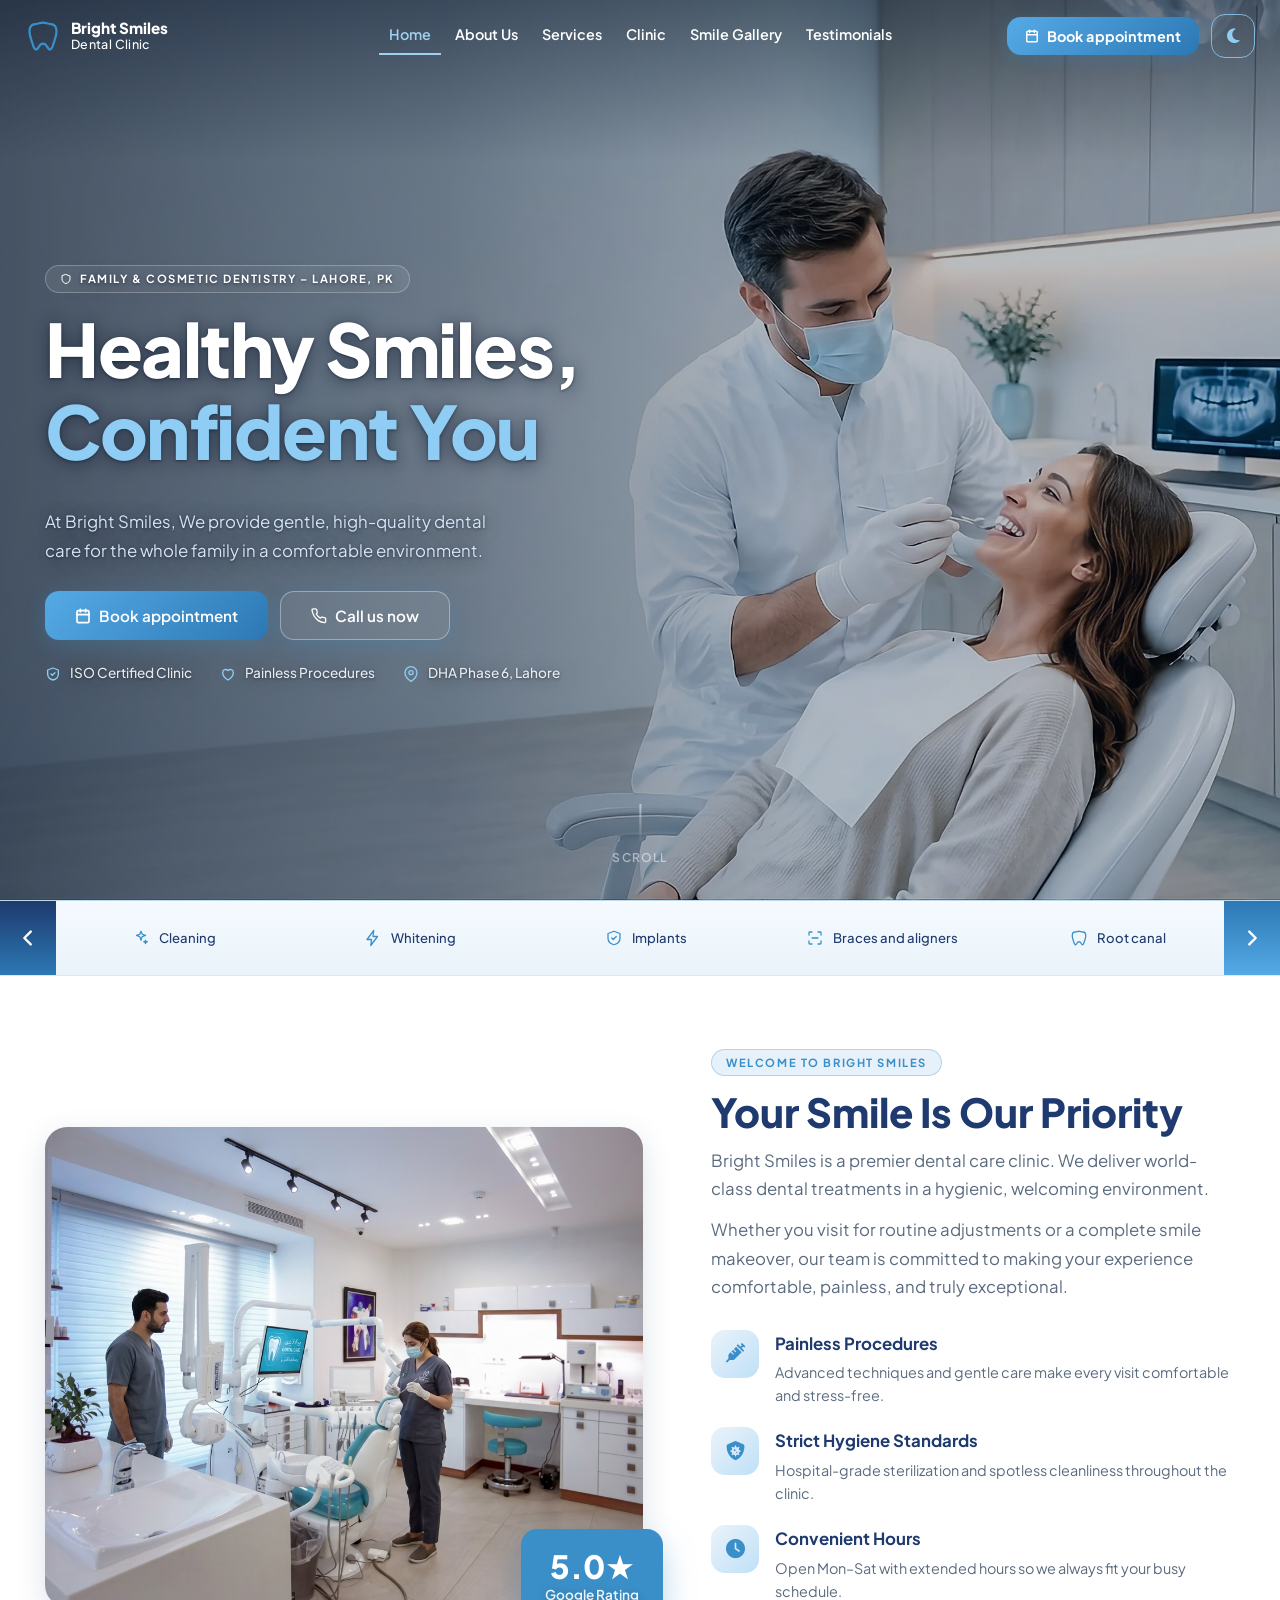
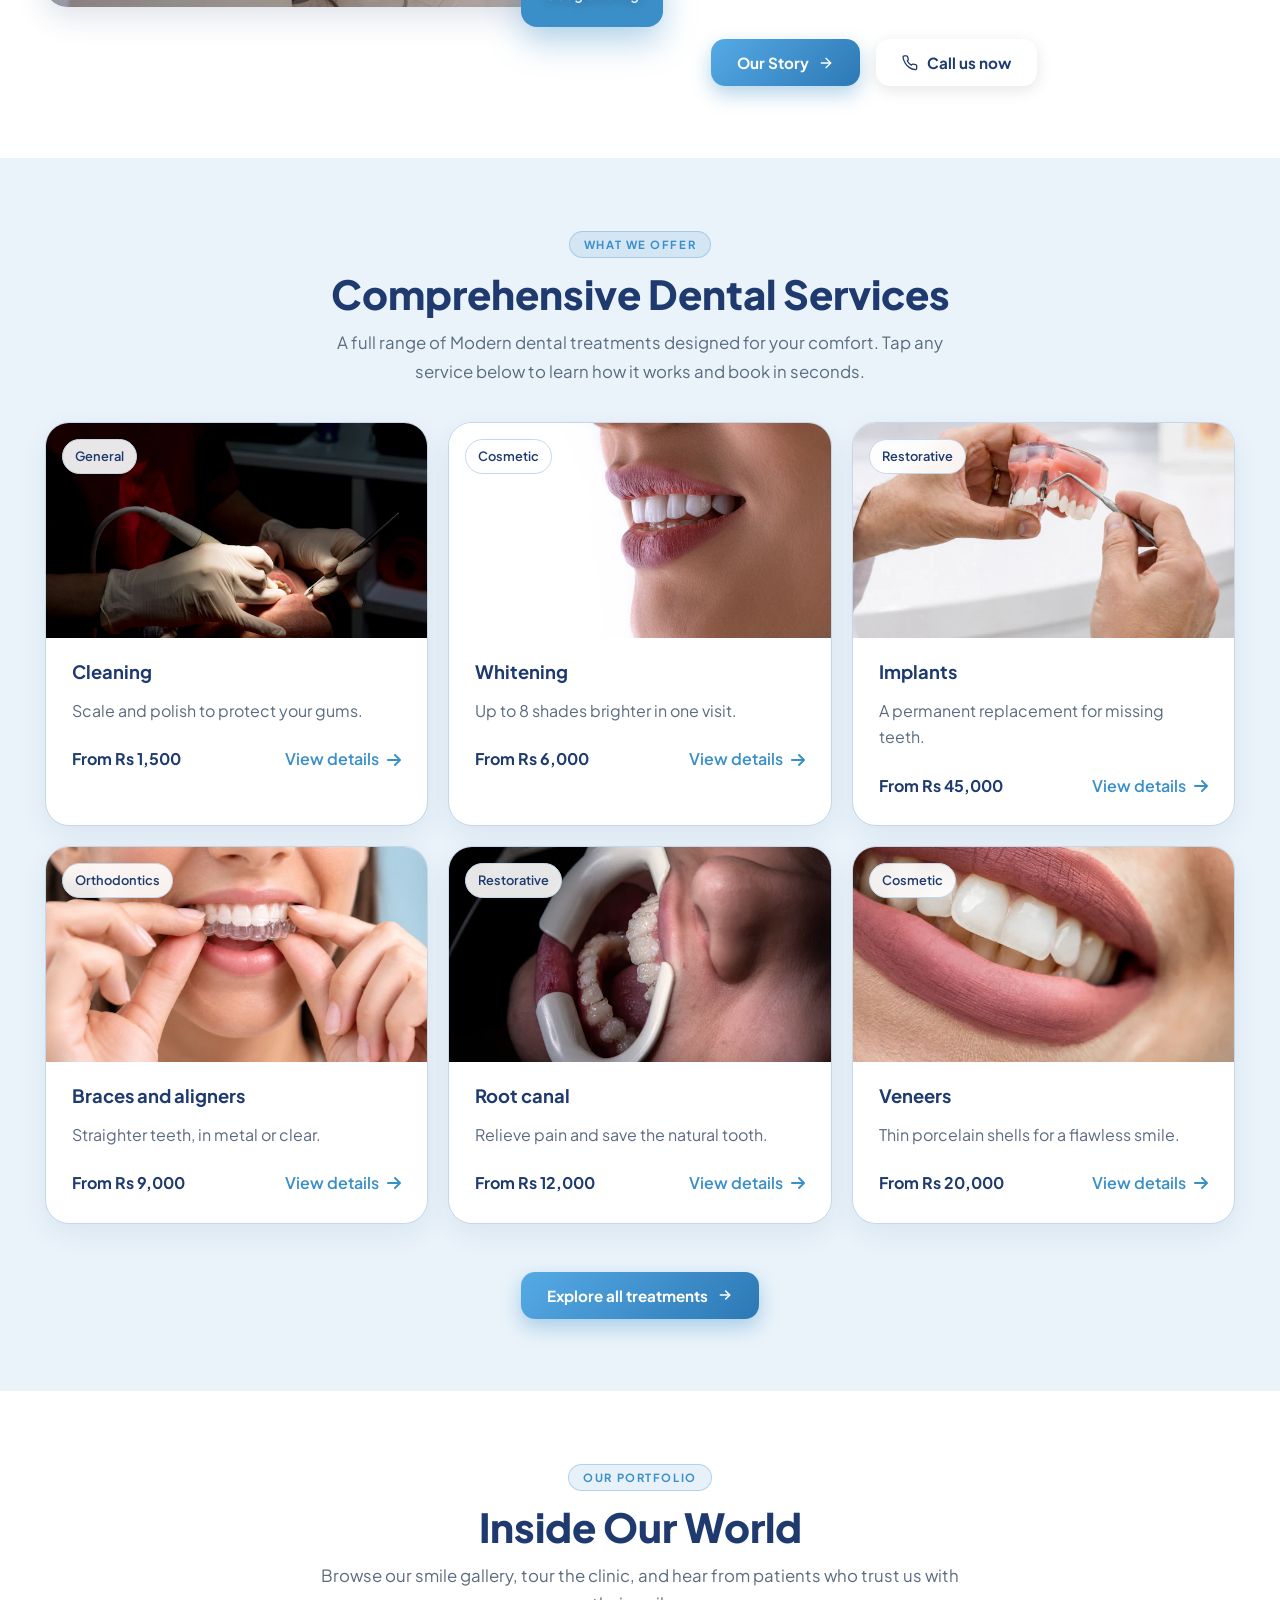
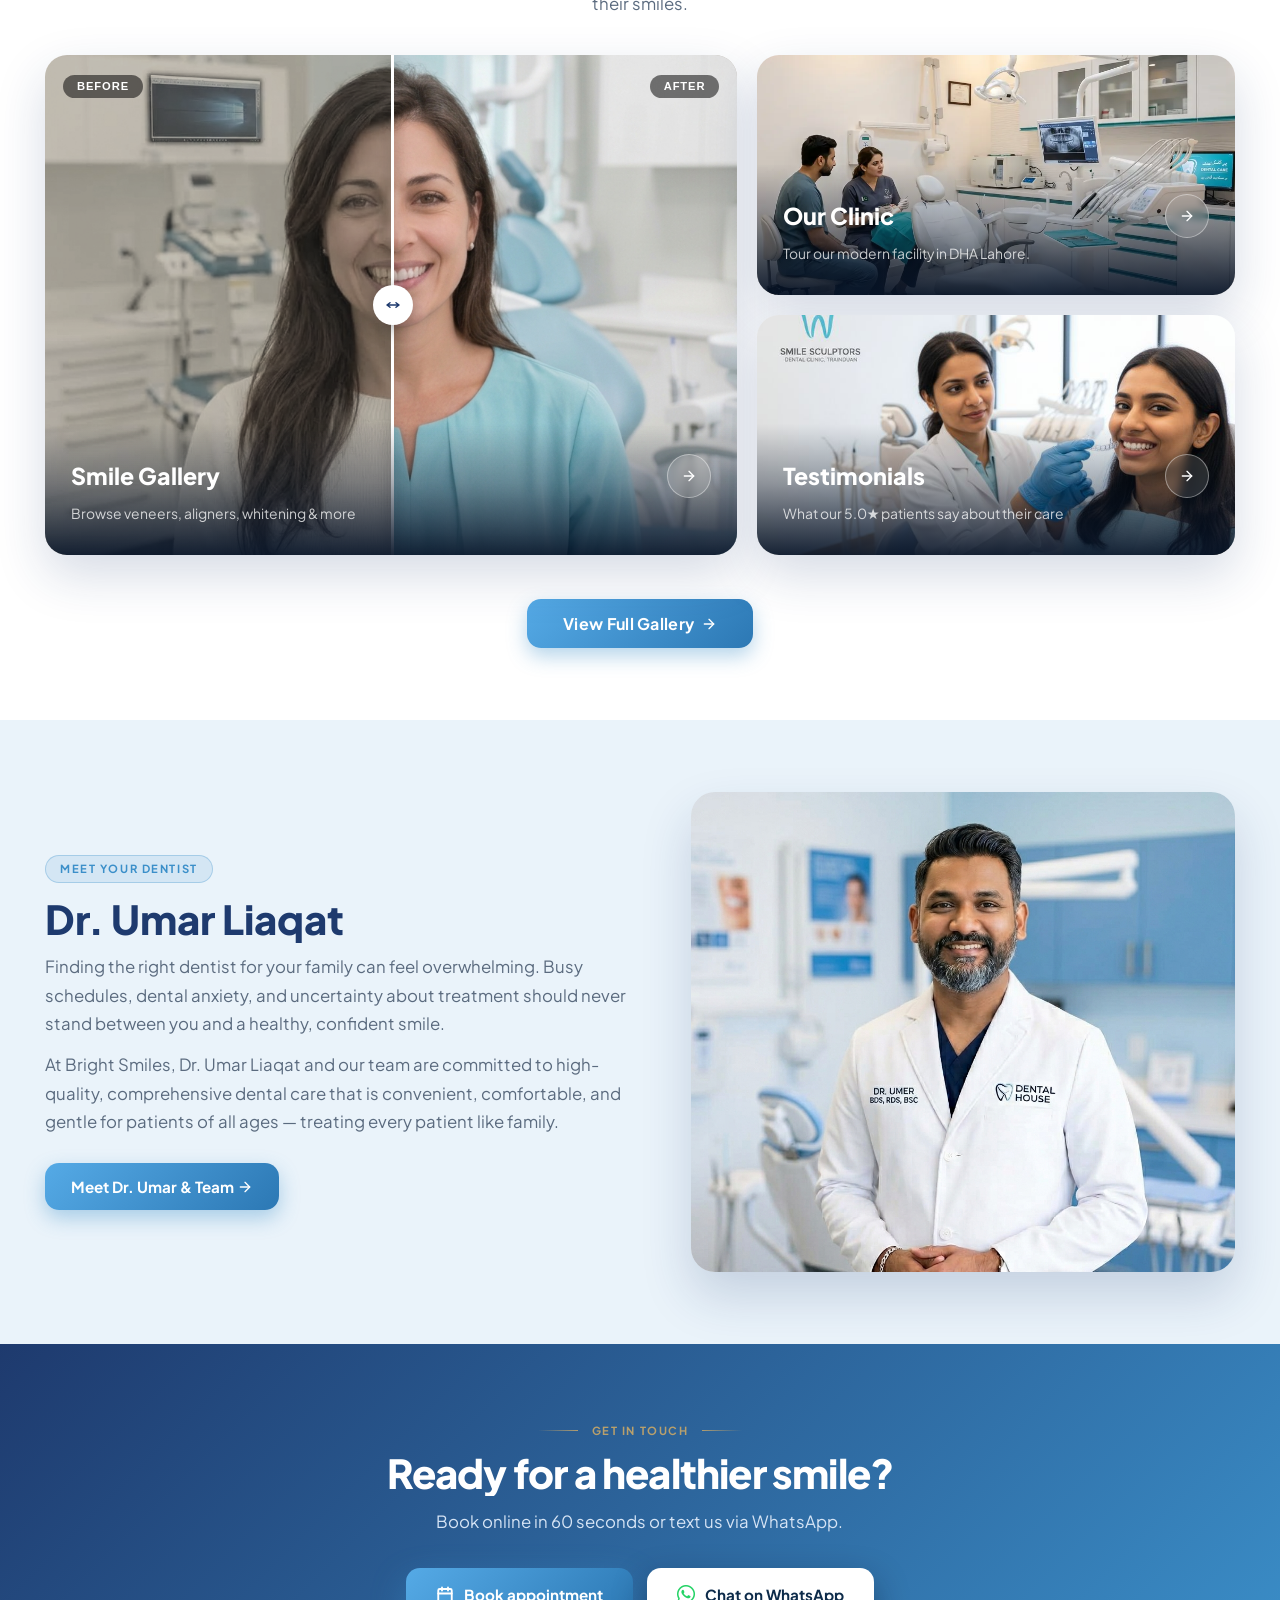
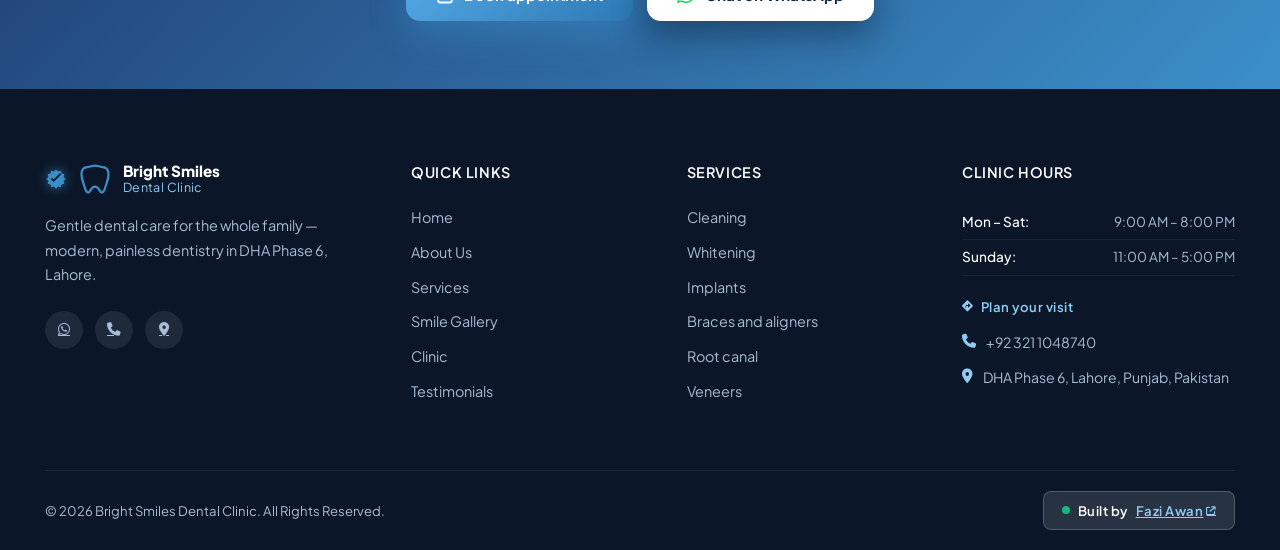
<file: eyebrow-option-1.html>
﻿<!-- Bright Smiles Dental Clinic - handover build. Designed & built by Fazi Awan. -->

<!DOCTYPE html>
<html lang="en"><head><meta charset="utf-8">
<meta name="viewport" content="width=device-width, initial-scale=1, viewport-fit=cover">
<title>Bright Smiles Dental Clinic – Dentist in Lahore</title>
<meta name="description" content="Gentle dental care for the whole family in Lahore. Book your appointment at Bright Smiles Dental Clinic.">
<link rel="preconnect" href="https://fonts.googleapis.com">
<link rel="preconnect" href="https://fonts.gstatic.com" crossorigin>
<link rel="preconnect" href="https://cdnjs.cloudflare.com" crossorigin>
<link href="https://fonts.googleapis.com/css2?family=Plus+Jakarta+Sans:wght@400;600;800&display=swap" rel="stylesheet">
<link rel="stylesheet" href="https://cdnjs.cloudflare.com/ajax/libs/font-awesome/6.5.0/css/all.min.css">
<link rel="stylesheet" href="css/styles.css">
<link rel="preload" as="image" href="images/landing-image.webp" type="image/webp" media="(min-width:821px)">
<link rel="preload" as="image" href="images/landing-image-mobile.jpg" type="image/jpeg" media="(max-width:820px)">
<script>try{var t=localStorage.getItem("theme");if(t)document.documentElement.dataset.theme=t}catch(e){};document.documentElement.classList.add("js")</script>
<style id="eyebrow-opt1">
/* OPTION 1 - Unify eyebrow: 0.64rem / weight 600 / letter-spacing 0.08em */
@media (max-width: 768px){
  .eb, .hs .eb span { font-size:.64rem !important; font-weight:600 !important; letter-spacing:.08em !important; }
}
</style></head><body>
<svg width="0" height="0" style="position:absolute"><defs><linearGradient id="g" x1="0" y1="0" x2="1" y2="1"><stop offset="0" stop-color="#fff"/><stop offset=".6" stop-color="#eaf5fd"/><stop offset="1" stop-color="#a9d3f1"/></linearGradient></defs>
<symbol id="t" viewBox="0 0 24 24"><path d="M12 3c-2 0-3 1-5 1S3 5 3 9c0 3 1 5 2 8 .5 2 1 4 2.5 4 1.7 0 1.5-4 4.5-4s2.8 4 4.5 4c1.5 0 2-2 2.5-4 1-3 2-5 2-8 0-4-2-5-4-5s-3-1-5-1z"/></symbol>
</svg>
<header><a class="logo" href="index.html"><svg><use href="#t"/></svg><span>Bright Smiles<br><small>Dental Clinic</small></span></a>
<nav id="nav"><a href="index.html" class="on" aria-current="page">Home</a><a href="about.html">About Us</a><a href="services.html">Services</a><a href="clinic.html">Clinic</a><a href="work.html">Smile Gallery</a><a href="testimonials.html">Testimonials</a></nav>
<div class="ha"><button type="button" class="btn hb" onclick="openBooking()"><svg width="14" height="14" viewBox="0 0 24 24" fill="none" stroke="currentColor" stroke-width="2.5" stroke-linecap="round" stroke-linejoin="round" aria-hidden="true"><rect x="3" y="4" width="18" height="18" rx="2"/><line x1="16" y1="2" x2="16" y2="6"/><line x1="8" y1="2" x2="8" y2="6"/><line x1="3" y1="10" x2="21" y2="10"/></svg> Book appointment</button><button type="button" id="th" aria-label="Toggle dark mode"><i class="fa-solid fa-moon" aria-hidden="true"></i></button><button type="button" id="mn" class="mn" aria-label="Open menu" aria-controls="nav" aria-expanded="false"><span></span><span></span><span></span></button></div></header>
<main><section class="pg">
<div class="sec hs"><div class="w"><div class="mesh"></div>
<div class="hero"><div><div class="eb in"><svg width="12" height="12" viewBox="0 0 24 24" fill="none" stroke="currentColor" stroke-width="2" stroke-linecap="round" stroke-linejoin="round" aria-hidden="true"><path d="M12 3l8 3v6c0 5-3.5 8-8 9-4.5-1-8-4-8-9V6z"/></svg><span class="eb-full">FAMILY &amp; COSMETIC DENTISTRY – LAHORE, PK</span><span class="eb-short">FAMILY &amp; COSMETIC DENTISTRY – LAHORE</span></div><h1 class="in">Healthy Smiles,<span>Confident You</span></h1><p class="in">At Bright Smiles, We provide gentle, high-quality dental care for the whole family in a comfortable environment.</p>
<div class="in hero-btns"><button type="button" class="btn" onclick="openBooking()"><svg width="16" height="16" viewBox="0 0 24 24" fill="none" stroke="currentColor" stroke-width="2.5" stroke-linecap="round" stroke-linejoin="round" aria-hidden="true"><rect x="3" y="4" width="18" height="18" rx="2"/><line x1="16" y1="2" x2="16" y2="6"/><line x1="8" y1="2" x2="8" y2="6"/><line x1="3" y1="10" x2="21" y2="10"/></svg> Book appointment</button><a class="btn alt" href="tel:+923211048740"><svg width="16" height="16" viewBox="0 0 24 24" fill="none" stroke="currentColor" stroke-width="2" stroke-linecap="round" stroke-linejoin="round" aria-hidden="true"><path d="M22 16.92v3a2 2 0 0 1-2.18 2 19.79 19.79 0 0 1-8.63-3.07A19.5 19.5 0 0 1 4.69 12 19.79 19.79 0 0 1 1.58 3.4 2 2 0 0 1 3.56 1.22h3a2 2 0 0 1 2 1.72 12.84 12.84 0 0 0 .7 2.81 2 2 0 0 1-.45 2.11L7.91 8.96a16 16 0 0 0 6.13 6.13l.91-.91a2 2 0 0 1 2.11-.45 12.84 12.84 0 0 0 2.81.7A2 2 0 0 1 22 16.92z"></svg> Call us now</a></div><div class="trust in"><div class="ti"><svg class="ts" viewBox="0 0 24 24" aria-hidden="true"><path d="M12 3l8 3v6c0 5-3.5 8-8 9-4.5-1-8-4-8-9V6z"/><path d="M9 12l2 2 4-4"/></svg>ISO Certified Clinic</div><div class="ti"><svg class="ts" viewBox="0 0 24 24" aria-hidden="true"><path d="M12 21s-8-5-8-11a4.5 4.5 0 018-3 4.5 4.5 0 018 3c0 6-8 11-8 11z"/></svg>Painless Procedures</div><div class="ti"><svg class="ts" viewBox="0 0 24 24" aria-hidden="true"><path d="M21 10c0 7-9 13-9 13s-9-6-9-13a9 9 0 0118 0z"/><circle cx="12" cy="10" r="3"/></svg>DHA Phase 6, Lahore</div></div></div>
</div>

</div><a class="scb" href="#next" aria-label="Scroll to content"><span class="scb-line"></span><span class="scb-txt">Scroll</span></a></div><div class="strip">
<button class="stab prev" type="button" data-dir="-1" aria-label="Previous treatments"><svg viewBox="0 0 24 24" aria-hidden="true"><path d="M15 5l-7 7 7 7"/></svg></button>
<div class="swin"><div class="strack" data-strack>
<div class="si"><svg viewBox="0 0 24 24" aria-hidden="true"><path d="M12 3l1.6 4L18 8.6l-4.4 1.6L12 15l-1.6-4.8L6 8.6l4.4-1.6z"/><path d="M18 15l.7 1.8L20.5 17l-1.8.7L18 19.5l-.7-1.8L15.5 17l1.8-.7z"/></svg>Cleaning</div>
<div class="si"><svg viewBox="0 0 24 24" aria-hidden="true"><path d="M13 2 4 14h6l-1 8 9-12h-6z"/></svg>Whitening</div>
<div class="si"><svg viewBox="0 0 24 24" aria-hidden="true"><path d="M12 3l8 3v6c0 5-3.5 8-8 9-4.5-1-8-4-8-9V6z"/><path d="M9 12l2 2 4-4"/></svg>Implants</div>
<div class="si"><svg viewBox="0 0 24 24" aria-hidden="true"><path d="M4 8V5a1 1 0 0 1 1-1h3"/><path d="M16 4h3a1 1 0 0 1 1 1v3"/><path d="M20 16v3a1 1 0 0 1-1 1h-3"/><path d="M8 20H5a1 1 0 0 1-1-1v-3"/><path d="M8 12h8"/></svg>Braces and aligners</div>
<div class="si"><svg viewBox="0 0 24 24" aria-hidden="true"><path d="M12 3c-2 0-3 1-5 1S3 5 3 9c0 3 1 5 2 8 .5 2 1 4 2.5 4 1.7 0 1.5-4 4.5-4s2.8 4 4.5 4c1.5 0 2-2 2.5-4 1-3 2-5 2-8 0-4-2-5-4-5s-3-1-5-1z"/></svg>Root canal</div>
<div class="si"><svg viewBox="0 0 24 24" aria-hidden="true"><path d="M6 4h12l3 5-9 11L3 9z"/><path d="M3 9h18"/><path d="M9 4l3 16 3-16"/></svg>Veneers</div>
</div></div>
<button class="stab next" type="button" data-dir="1" aria-label="Next treatments"><svg viewBox="0 0 24 24" aria-hidden="true"><path d="M9 5l7 7-7 7"/></svg></button>
</div>
</section>

<section class="sec" id="next">
  <div class="w">
    <div class="two">
      <div class="pic" style="min-height: 480px; background-image: url('images/new-clinic.jfif'); box-shadow: 0 10px 30px rgba(30,58,110,.15); overflow: visible;">
        <div class="gl" style="bottom: -20px; right: -20px; text-align: center; padding: 20px 24px; background: var(--blue); color: #fff; border: none; border-radius: 16px; box-shadow: 0 16px 32px rgba(59,143,201,.35); backdrop-filter: none;">
          <b style="font-size: 2rem; font-family: var(--fh); font-weight: 800; display: block; line-height: 1.1; color: #fff;">5.0★</b>
          <span style="font-size: .85rem; font-weight: 600; opacity: .9;">Google Rating</span>
        </div>
      </div>
      <div style="padding-left: 20px;">
        <div class="eb">WELCOME TO BRIGHT SMILES</div>
        <h2>Your Smile Is Our Priority</h2>
        <p>
          Bright Smiles is a premier dental care clinic. We deliver world-class dental treatments in a hygienic, welcoming environment.
        </p>
        <p>
          Whether you visit for routine adjustments or a complete smile makeover, our team is committed to making your experience comfortable, painless, and truly exceptional.
        </p>
        <div class="feats">
          <div class="feat">
            <div class="ic"><i class="fa-solid fa-syringe" aria-hidden="true"></i></div>
            <div>
              <h4>Painless Procedures</h4>
              <p>Advanced techniques and gentle care make every visit comfortable and stress-free.</p>
            </div>
          </div>
          <div class="feat">
            <div class="ic"><i class="fa-solid fa-shield-virus" aria-hidden="true"></i></div>
            <div>
              <h4>Strict Hygiene Standards</h4>
              <p>Hospital-grade sterilization and spotless cleanliness throughout the clinic.</p>
            </div>
          </div>
          <div class="feat">
            <div class="ic"><i class="fa-solid fa-clock" aria-hidden="true"></i></div>
            <div>
              <h4>Convenient Hours</h4>
              <p>Open Mon–Sat with extended hours so we always fit your busy schedule.</p>
            </div>
          </div>
        </div>
        <div style="display:flex; gap:16px; flex-wrap:wrap;">
          <a href="about.html" class="btn">Our Story <svg width="16" height="16" style="margin-left:6px" viewBox="0 0 24 24" fill="none" stroke="currentColor" stroke-width="2" stroke-linecap="round" stroke-linejoin="round" aria-hidden="true"><path d="M5 12h14"/><path d="M12 5l7 7-7 7"/></svg></a>
          <a href="tel:+923211048740" class="btn alt"><svg width="16" height="16" style="margin-right:6px" viewBox="0 0 24 24" fill="none" stroke="currentColor" stroke-width="2" stroke-linecap="round" stroke-linejoin="round" aria-hidden="true"><path d="M22 16.92v3a2 2 0 0 1-2.18 2 19.79 19.79 0 0 1-8.63-3.07A19.5 19.5 0 0 1 4.69 12 19.79 19.79 0 0 1 1.58 3.4 2 2 0 0 1 3.56 1.22h3a2 2 0 0 1 2 1.72 12.84 12.84 0 0 0 .7 2.81 2 2 0 0 1-.45 2.11L7.91 8.96a16 16 0 0 0 6.13 6.13l.91-.91a2 2 0 0 1 2.11-.45 12.84 12.84 0 0 0 2.81.7A2 2 0 0 1 22 16.92z"></svg> Call us now</a>
        </div>
      </div>
    </div>
  </div>
</section>

<div class="sec tint"><div class="w"><div class="sh"><div class="eb">WHAT WE OFFER</div><h2>Comprehensive Dental Services</h2><p>A full range of Modern dental treatments designed for your comfort. Tap any service below to learn how it works and book in seconds.</p></div><div class="grid" id="svp"></div><div class="sh-more"><a class="btn" href="services.html">Explore all treatments<svg viewBox="0 0 24 24" width="16" height="16" fill="none" stroke="currentColor" stroke-width="2.4" stroke-linecap="round" stroke-linejoin="round" aria-hidden="true"><path d="M5 12h14"/><path d="M13 6l6 6-6 6"/></svg></a></div></div></div>
<section class="sec explore-more-section">
  <div class="w">
    <div class="sh">
      <div class="eb">OUR PORTFOLIO</div>
      <h2>Inside Our World</h2>
      <p>Browse our smile gallery, tour the clinic, and hear from patients who trust us with their smiles.</p>
    </div>
    <div class="explore-grid explore-grid--bento">

      <!-- Card 1: Tall left — Before/After Slider -->
      <a href="work.html" class="explore-card explore-card--slider explore-card--tall" id="elink-work" draggable="false">
        <div class="explore-card-ba">
          <img src="images/before2.jfif" class="ec-b" alt="Before — dental smile makeover" loading="lazy" draggable="false">
          <img src="images/after2.jfif" class="ec-a" alt="After — radiant white smile" loading="lazy" draggable="false">
          <em class="ec-lbl ec-lbl--before">Before</em>
          <em class="ec-lbl ec-lbl--after">After</em>
          <i class="ec-handle"></i>
          <input type="range" min="0" max="100" value="50" class="ec-range" aria-label="Compare smile before and after treatment" onclick="event.preventDefault(); event.stopPropagation();" onmousedown="event.stopPropagation();">
        </div>
        <div class="explore-card-overlay">
          <div class="ec-head">
            <h3>Smile Gallery</h3>
            <span class="ec-arrow"><svg width="16" height="16" viewBox="0 0 24 24" fill="none" stroke="currentColor" stroke-width="2" stroke-linecap="round" stroke-linejoin="round" aria-hidden="true"><path d="M5 12h14"/><path d="M12 5l7 7-7 7"/></svg></span>
          </div>
          <p style="margin-bottom: 0;">Browse veneers, aligners, whitening &amp; more</p>
        </div>
      </a>

      <!-- Card 2: Top right — Clinic -->
      <a href="about.html" class="explore-card" id="elink-clinic">
        <img src="images/clinic_interior.webp" alt="Bright Smiles Dental Clinic — modern interior DHA Lahore" loading="lazy">
        <div class="explore-card-overlay">
          <div class="ec-head">
            <h3>Our Clinic</h3>
            <span class="ec-arrow"><svg width="16" height="16" viewBox="0 0 24 24" fill="none" stroke="currentColor" stroke-width="2" stroke-linecap="round" stroke-linejoin="round" aria-hidden="true"><path d="M5 12h14"/><path d="M12 5l7 7-7 7"/></svg></span>
          </div>
          <p style="margin-bottom: 0;">Tour our modern facility in DHA Lahore.</p>
        </div>
      </a>

      <!-- Card 3: Bottom right — Testimonials -->
      <a href="testimonials.html" class="explore-card" id="elink-testimonials">
        <img src="images/tes.jpg" alt="Happy patient at Bright Smiles Dental Clinic Lahore" loading="lazy">
        <div class="explore-card-overlay">
          <div class="ec-head">
            <h3>Testimonials</h3>
            <span class="ec-arrow"><svg width="16" height="16" viewBox="0 0 24 24" fill="none" stroke="currentColor" stroke-width="2" stroke-linecap="round" stroke-linejoin="round" aria-hidden="true"><path d="M5 12h14"/><path d="M12 5l7 7-7 7"/></svg></span>
          </div>
          <p style="margin-bottom: 0;">What our 5.0&#9733; patients say about their care</p>
        </div>
      </a>

    </div>
    <div style="margin-top: 44px; text-align: center;">
      <a href="work.html" class="btn" style="padding: 14px 36px; font-size: 1rem; font-weight: 700; letter-spacing: .02em;">View Full Gallery &nbsp;<svg width="16" height="16" viewBox="0 0 24 24" fill="none" stroke="currentColor" stroke-width="2" stroke-linecap="round" stroke-linejoin="round" aria-hidden="true"><path d="M5 12h14"/><path d="M12 5l7 7-7 7"/></svg></a>
    </div>
  </div>
</section>
<section class="sec tint" id="dentist" aria-label="Meet your dentist">
  <div class="w">
    <div class="two">
      <div>
        <div class="eb">MEET YOUR DENTIST</div>
        <h2>Dr. Umar Liaqat</h2>
        <p>Finding the right dentist for your family can feel overwhelming. Busy schedules, dental anxiety, and uncertainty about treatment should never stand between you and a healthy, confident smile.</p>
        <p>At Bright Smiles, Dr. Umar Liaqat and our team are committed to high-quality, comprehensive dental care that is convenient, comfortable, and gentle for patients of all ages &mdash; treating every patient like family.</p>
        <div style="margin-top: 26px;"><a href="about.html" class="btn">Meet Dr. Umar &amp; Team <svg width="16" height="16" viewBox="0 0 24 24" fill="none" stroke="currentColor" stroke-width="2" stroke-linecap="round" stroke-linejoin="round" aria-hidden="true"><path d="M5 12h14"/><path d="M12 5l7 7-7 7"/></svg></a></div>
      </div>
      <img class="dimg" src="images/dr-umar-new.jfif" alt="Dr. Umar Liaqat — Lead Dentist at Bright Smiles">
    </div>
  </div>
</section>
<div class="sec"><div class="w consult-strip js-rev"><div class="consult-copy"><span class="cs-eyebrow">Get in touch</span><h2>Ready for a healthier smile?</h2><p>Book online in 60 seconds or text us via WhatsApp.</p></div><div class="consult-actions"><button type="button" class="btn cs-book" onclick="openBooking()"><svg width="18" height="18" viewBox="0 0 24 24" fill="none" stroke="currentColor" stroke-width="2.5" stroke-linecap="round" stroke-linejoin="round" aria-hidden="true"><rect x="3" y="4" width="18" height="18" rx="2"/><line x1="16" y1="2" x2="16" y2="6"/><line x1="8" y1="2" x2="8" y2="6"/><line x1="3" y1="10" x2="21" y2="10"/></svg> Book appointment</button><a class="btn cs-wa" href="https://wa.me/923211048740?text=Hi%21%20I%20am%20browsing%20your%20website%20and%20have%20a%20few%20questions%20before%20booking." target="_blank" rel="noopener noreferrer"><i class="fa-brands fa-whatsapp" aria-hidden="true"></i> Chat on WhatsApp</a></div></div></div>
</main>
<footer class="site-footer"><div class="w">
  <div class="footer-grid">
    <div class="footer-brand">
      <div class="footer-brand-line">
        <svg class="verified-tick" viewBox="0 0 24 24" width="22" height="22" aria-label="Verified" xmlns="http://www.w3.org/2000/svg"><path fill="#3B8FC9" d="M12 1.5L14.2 3.8L17.25 2.9L18 6L21.1 6.75L20.2 9.8L22.5 12L20.2 14.2L21.1 17.25L18 18L17.25 21.1L14.2 20.2L12 22.5L9.8 20.2L6.75 21.1L6 18L2.9 17.25L3.8 14.2L1.5 12L3.8 9.8L2.9 6.75L6 6L6.75 2.9L9.8 3.8Z"/><path fill="#0b1728" d="M9.5 15.25L6.25 12L7.66 10.59L9.5 12.43L16.34 5.59L17.75 7L9.5 15.25Z"/></svg>
        <a href="index.html" class="logo"><svg><use href="#t"/></svg><span>Bright Smiles<br><small>Dental Clinic</small></span></a>
      </div>
      <p>Gentle dental care for the whole family — modern, painless dentistry in DHA Phase 6, Lahore.</p>
      <div class="footer-social">
        <a href="https://wa.me/923211048740" target="_blank" rel="noopener noreferrer" aria-label="WhatsApp"><i class="fa-brands fa-whatsapp"></i></a>
        <a href="tel:+923211048740" aria-label="Call us"><i class="fa-solid fa-phone"></i></a>
        <a href="clinic.html" aria-label="Clinic location"><i class="fa-solid fa-location-dot"></i></a>
      </div>
    </div>
    <div class="footer-col">
      <h4>Quick Links</h4>
      <ul>
        <li><a href="index.html">Home</a></li>
        <li><a href="about.html">About Us</a></li>
        <li><a href="services.html">Services</a></li>
        <li><a href="work.html">Smile Gallery</a></li>
        <li><a href="clinic.html">Clinic</a></li>
        <li><a href="testimonials.html">Testimonials</a></li>
      </ul>
    </div>
    <div class="footer-col">
      <h4>Services</h4>
      <ul>
        <li><a href="services.html">Cleaning</a></li>
        <li><a href="services.html">Whitening</a></li>
        <li><a href="services.html">Implants</a></li>
        <li><a href="services.html">Braces and aligners</a></li>
        <li><a href="services.html">Root canal</a></li>
        <li><a href="services.html">Veneers</a></li>
      </ul>
    </div>
    <div class="footer-col">
      <h4>Clinic Hours</h4>
      <div class="footer-hours-row"><span>Mon – Sat:</span> <span>9:00 AM – 8:00 PM</span></div>
      <div class="footer-hours-row"><span>Sunday:</span> <span>11:00 AM &ndash; 5:00 PM</span></div>
      <a class="footer-map-cta" href="clinic.html#visit"><i class="fa-solid fa-diamond-turn-right"></i><span>Plan your visit</span></a>
      <div class="footer-contact-item"><i class="fa-solid fa-phone icon"></i><a href="tel:+923211048740">+92 321 1048740</a></div>
      <div class="footer-contact-item"><i class="fa-solid fa-location-dot icon"></i><span>DHA Phase 6, Lahore, Punjab, Pakistan</span></div>
    </div>
  </div>
  <div class="footer-bottom">
    <div>&copy; 2026 Bright Smiles Dental Clinic. All Rights Reserved.</div>
    <p class="footer-credit"><span class="dot"></span> Built by <a href="https://fazi-awan-portfolio.vercel.app/" target="_blank" rel="noopener noreferrer">Fazi Awan <i class="fa-solid fa-arrow-up-right-from-square"></i></a></p>
  </div>
</div></footer>
<dialog id="sd"><button type="button" class="sd-x" aria-label="Close" title="Close" onclick="closeDialog(document.getElementById('sd'))">&#10005;</button><div id="sb"></div><div class="sd-actions"><button type="button" class="btn sd-book" onclick="bookService()"><svg width="16" height="16" viewBox="0 0 24 24" fill="none" stroke="currentColor" stroke-width="2.5" stroke-linecap="round" stroke-linejoin="round" aria-hidden="true"><rect x="3" y="4" width="18" height="18" rx="2"/><line x1="16" y1="2" x2="16" y2="6"/><line x1="8" y1="2" x2="8" y2="6"/><line x1="3" y1="10" x2="21" y2="10"/></svg> Book online</button><a class="btn wa-act" id="sd-wa" href="https://wa.me/923211048740" target="_blank" rel="noopener noreferrer"><i class="fa-brands fa-whatsapp"></i> Book via WhatsApp</a></div></dialog>
<dialog id="bk"><h2>Book an appointment</h2><div id="bf"><label for="n">Full name</label><input id="n" name="name" autocomplete="name"><div class="err" id="e1"></div><label for="p">Phone</label><input id="p" name="phone" type="tel" inputmode="tel" autocomplete="tel"><div class="err" id="e2"></div><label for="s">Service</label><select id="s" name="service"></select><label for="d">Preferred date</label><input id="d" name="date" type="date"><div class="err" id="e3"></div><br><button type="button" class="btn" id="go">Request appointment</button> <button type="button" class="btn alt" onclick="closeDialog(document.getElementById('bk'))">Cancel</button></div>
<p id="ok" hidden><b class="ink">Request sent.</b> We will call you within a few hours to confirm.<br><br><button type="button" class="btn" onclick="closeDialog(document.getElementById('bk'))">Close</button></p></dialog>
<script src="js/app.js" defer></script></body></html>
</file>
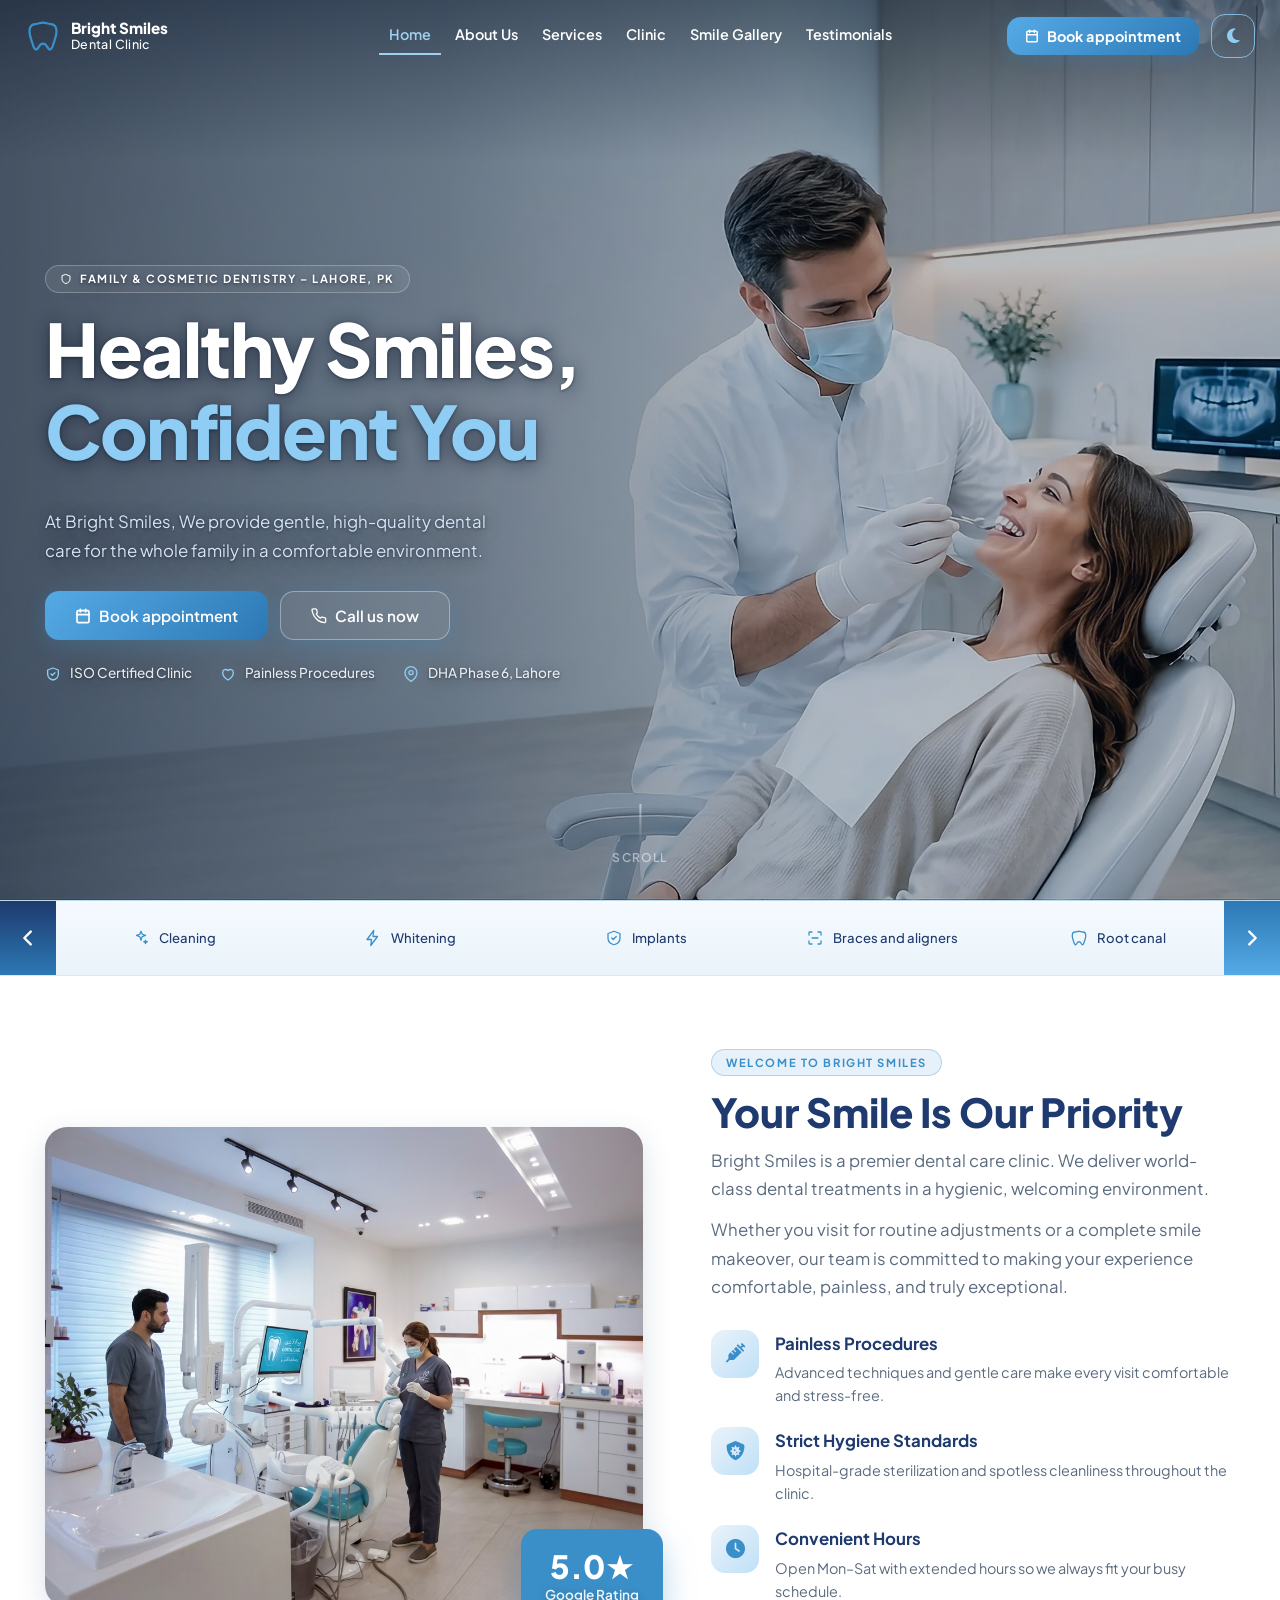
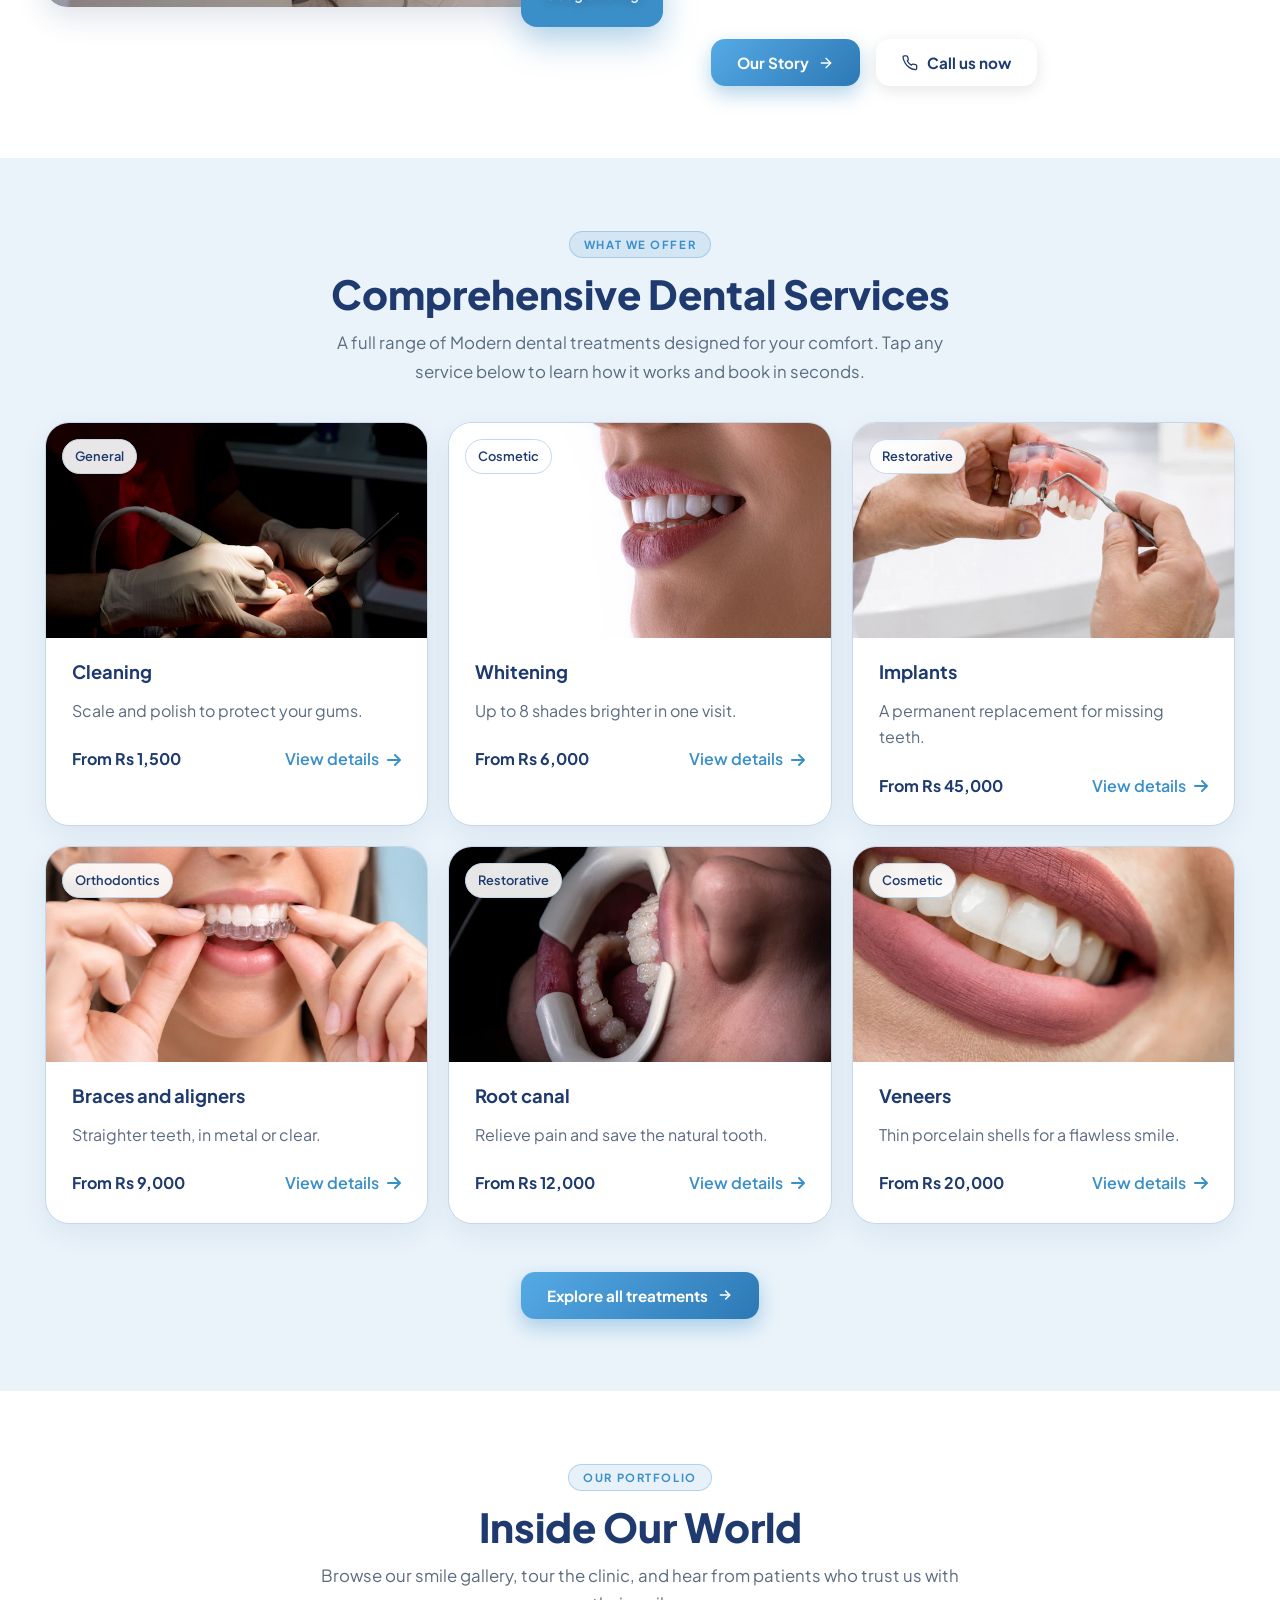
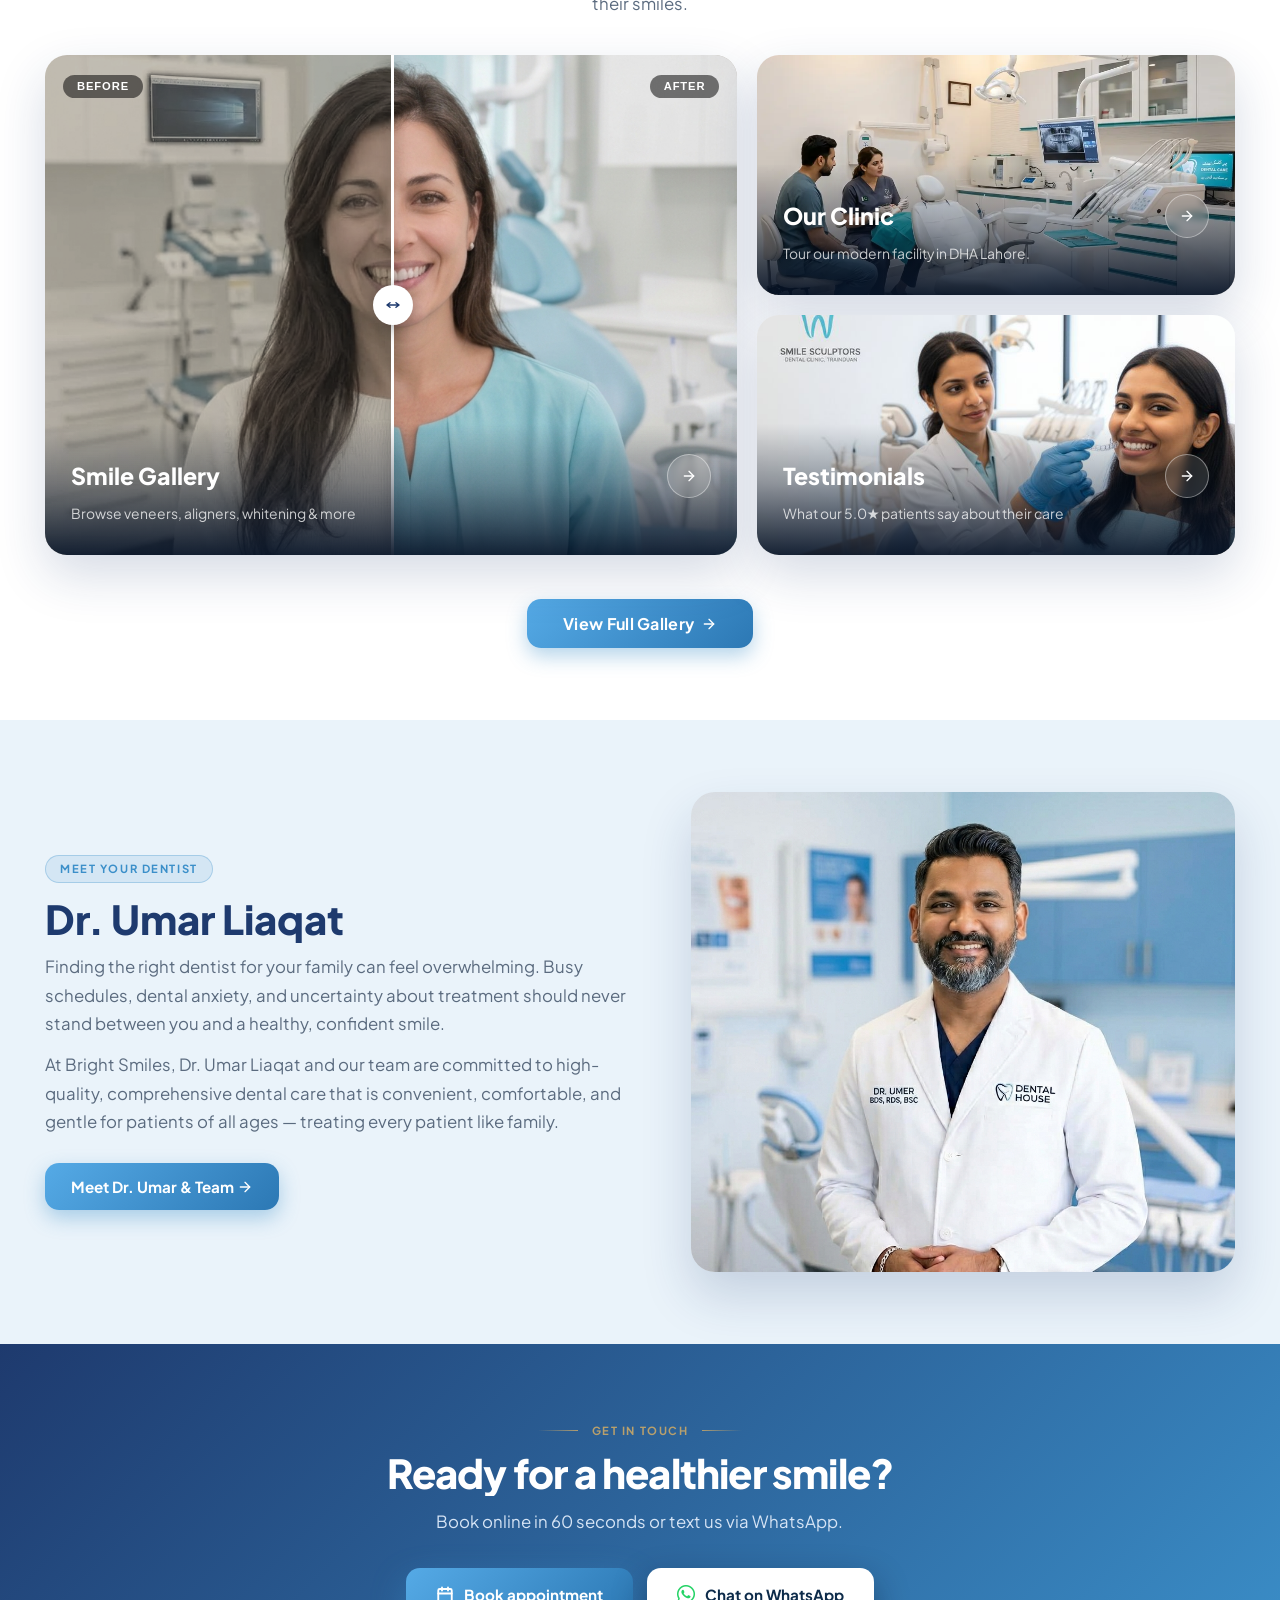
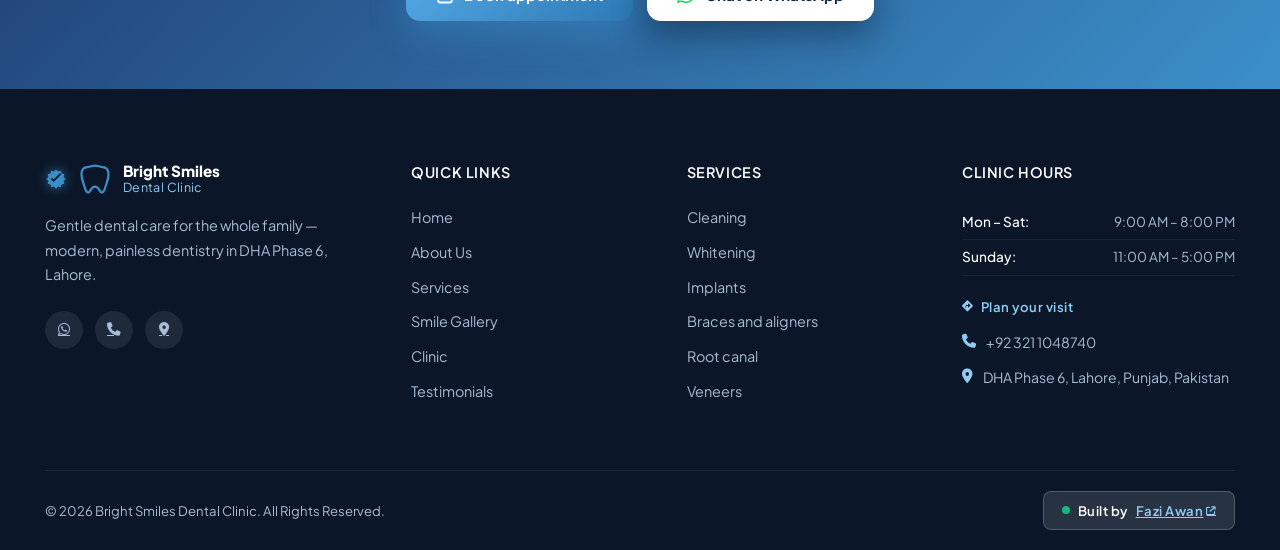
<file: eyebrow-option-2.html>
﻿<!-- Bright Smiles Dental Clinic - handover build. Designed & built by Fazi Awan. -->

<!DOCTYPE html>
<html lang="en"><head><meta charset="utf-8">
<meta name="viewport" content="width=device-width, initial-scale=1, viewport-fit=cover">
<title>Bright Smiles Dental Clinic – Dentist in Lahore</title>
<meta name="description" content="Gentle dental care for the whole family in Lahore. Book your appointment at Bright Smiles Dental Clinic.">
<link rel="preconnect" href="https://fonts.googleapis.com">
<link rel="preconnect" href="https://fonts.gstatic.com" crossorigin>
<link rel="preconnect" href="https://cdnjs.cloudflare.com" crossorigin>
<link href="https://fonts.googleapis.com/css2?family=Plus+Jakarta+Sans:wght@400;600;800&display=swap" rel="stylesheet">
<link rel="stylesheet" href="https://cdnjs.cloudflare.com/ajax/libs/font-awesome/6.5.0/css/all.min.css">
<link rel="stylesheet" href="css/styles.css">
<link rel="preload" as="image" href="images/landing-image.webp" type="image/webp" media="(min-width:821px)">
<link rel="preload" as="image" href="images/landing-image-mobile.jpg" type="image/jpeg" media="(max-width:820px)">
<script>try{var t=localStorage.getItem("theme");if(t)document.documentElement.dataset.theme=t}catch(e){};document.documentElement.classList.add("js")</script>
<style id="eyebrow-opt2">
/* OPTION 2 - Match the hero: section eyebrow shrinks to the hero size (0.6rem / 0.06em) */
@media (max-width: 768px){
  .eb, .hs .eb span { font-size:.6rem !important; letter-spacing:.06em !important; }
}
</style></head><body>
<svg width="0" height="0" style="position:absolute"><defs><linearGradient id="g" x1="0" y1="0" x2="1" y2="1"><stop offset="0" stop-color="#fff"/><stop offset=".6" stop-color="#eaf5fd"/><stop offset="1" stop-color="#a9d3f1"/></linearGradient></defs>
<symbol id="t" viewBox="0 0 24 24"><path d="M12 3c-2 0-3 1-5 1S3 5 3 9c0 3 1 5 2 8 .5 2 1 4 2.5 4 1.7 0 1.5-4 4.5-4s2.8 4 4.5 4c1.5 0 2-2 2.5-4 1-3 2-5 2-8 0-4-2-5-4-5s-3-1-5-1z"/></symbol>
</svg>
<header><a class="logo" href="index.html"><svg><use href="#t"/></svg><span>Bright Smiles<br><small>Dental Clinic</small></span></a>
<nav id="nav"><a href="index.html" class="on" aria-current="page">Home</a><a href="about.html">About Us</a><a href="services.html">Services</a><a href="clinic.html">Clinic</a><a href="work.html">Smile Gallery</a><a href="testimonials.html">Testimonials</a></nav>
<div class="ha"><button type="button" class="btn hb" onclick="openBooking()"><svg width="14" height="14" viewBox="0 0 24 24" fill="none" stroke="currentColor" stroke-width="2.5" stroke-linecap="round" stroke-linejoin="round" aria-hidden="true"><rect x="3" y="4" width="18" height="18" rx="2"/><line x1="16" y1="2" x2="16" y2="6"/><line x1="8" y1="2" x2="8" y2="6"/><line x1="3" y1="10" x2="21" y2="10"/></svg> Book appointment</button><button type="button" id="th" aria-label="Toggle dark mode"><i class="fa-solid fa-moon" aria-hidden="true"></i></button><button type="button" id="mn" class="mn" aria-label="Open menu" aria-controls="nav" aria-expanded="false"><span></span><span></span><span></span></button></div></header>
<main><section class="pg">
<div class="sec hs"><div class="w"><div class="mesh"></div>
<div class="hero"><div><div class="eb in"><svg width="12" height="12" viewBox="0 0 24 24" fill="none" stroke="currentColor" stroke-width="2" stroke-linecap="round" stroke-linejoin="round" aria-hidden="true"><path d="M12 3l8 3v6c0 5-3.5 8-8 9-4.5-1-8-4-8-9V6z"/></svg><span class="eb-full">FAMILY &amp; COSMETIC DENTISTRY – LAHORE, PK</span><span class="eb-short">FAMILY &amp; COSMETIC DENTISTRY – LAHORE</span></div><h1 class="in">Healthy Smiles,<span>Confident You</span></h1><p class="in">At Bright Smiles, We provide gentle, high-quality dental care for the whole family in a comfortable environment.</p>
<div class="in hero-btns"><button type="button" class="btn" onclick="openBooking()"><svg width="16" height="16" viewBox="0 0 24 24" fill="none" stroke="currentColor" stroke-width="2.5" stroke-linecap="round" stroke-linejoin="round" aria-hidden="true"><rect x="3" y="4" width="18" height="18" rx="2"/><line x1="16" y1="2" x2="16" y2="6"/><line x1="8" y1="2" x2="8" y2="6"/><line x1="3" y1="10" x2="21" y2="10"/></svg> Book appointment</button><a class="btn alt" href="tel:+923211048740"><svg width="16" height="16" viewBox="0 0 24 24" fill="none" stroke="currentColor" stroke-width="2" stroke-linecap="round" stroke-linejoin="round" aria-hidden="true"><path d="M22 16.92v3a2 2 0 0 1-2.18 2 19.79 19.79 0 0 1-8.63-3.07A19.5 19.5 0 0 1 4.69 12 19.79 19.79 0 0 1 1.58 3.4 2 2 0 0 1 3.56 1.22h3a2 2 0 0 1 2 1.72 12.84 12.84 0 0 0 .7 2.81 2 2 0 0 1-.45 2.11L7.91 8.96a16 16 0 0 0 6.13 6.13l.91-.91a2 2 0 0 1 2.11-.45 12.84 12.84 0 0 0 2.81.7A2 2 0 0 1 22 16.92z"></svg> Call us now</a></div><div class="trust in"><div class="ti"><svg class="ts" viewBox="0 0 24 24" aria-hidden="true"><path d="M12 3l8 3v6c0 5-3.5 8-8 9-4.5-1-8-4-8-9V6z"/><path d="M9 12l2 2 4-4"/></svg>ISO Certified Clinic</div><div class="ti"><svg class="ts" viewBox="0 0 24 24" aria-hidden="true"><path d="M12 21s-8-5-8-11a4.5 4.5 0 018-3 4.5 4.5 0 018 3c0 6-8 11-8 11z"/></svg>Painless Procedures</div><div class="ti"><svg class="ts" viewBox="0 0 24 24" aria-hidden="true"><path d="M21 10c0 7-9 13-9 13s-9-6-9-13a9 9 0 0118 0z"/><circle cx="12" cy="10" r="3"/></svg>DHA Phase 6, Lahore</div></div></div>
</div>

</div><a class="scb" href="#next" aria-label="Scroll to content"><span class="scb-line"></span><span class="scb-txt">Scroll</span></a></div><div class="strip">
<button class="stab prev" type="button" data-dir="-1" aria-label="Previous treatments"><svg viewBox="0 0 24 24" aria-hidden="true"><path d="M15 5l-7 7 7 7"/></svg></button>
<div class="swin"><div class="strack" data-strack>
<div class="si"><svg viewBox="0 0 24 24" aria-hidden="true"><path d="M12 3l1.6 4L18 8.6l-4.4 1.6L12 15l-1.6-4.8L6 8.6l4.4-1.6z"/><path d="M18 15l.7 1.8L20.5 17l-1.8.7L18 19.5l-.7-1.8L15.5 17l1.8-.7z"/></svg>Cleaning</div>
<div class="si"><svg viewBox="0 0 24 24" aria-hidden="true"><path d="M13 2 4 14h6l-1 8 9-12h-6z"/></svg>Whitening</div>
<div class="si"><svg viewBox="0 0 24 24" aria-hidden="true"><path d="M12 3l8 3v6c0 5-3.5 8-8 9-4.5-1-8-4-8-9V6z"/><path d="M9 12l2 2 4-4"/></svg>Implants</div>
<div class="si"><svg viewBox="0 0 24 24" aria-hidden="true"><path d="M4 8V5a1 1 0 0 1 1-1h3"/><path d="M16 4h3a1 1 0 0 1 1 1v3"/><path d="M20 16v3a1 1 0 0 1-1 1h-3"/><path d="M8 20H5a1 1 0 0 1-1-1v-3"/><path d="M8 12h8"/></svg>Braces and aligners</div>
<div class="si"><svg viewBox="0 0 24 24" aria-hidden="true"><path d="M12 3c-2 0-3 1-5 1S3 5 3 9c0 3 1 5 2 8 .5 2 1 4 2.5 4 1.7 0 1.5-4 4.5-4s2.8 4 4.5 4c1.5 0 2-2 2.5-4 1-3 2-5 2-8 0-4-2-5-4-5s-3-1-5-1z"/></svg>Root canal</div>
<div class="si"><svg viewBox="0 0 24 24" aria-hidden="true"><path d="M6 4h12l3 5-9 11L3 9z"/><path d="M3 9h18"/><path d="M9 4l3 16 3-16"/></svg>Veneers</div>
</div></div>
<button class="stab next" type="button" data-dir="1" aria-label="Next treatments"><svg viewBox="0 0 24 24" aria-hidden="true"><path d="M9 5l7 7-7 7"/></svg></button>
</div>
</section>

<section class="sec" id="next">
  <div class="w">
    <div class="two">
      <div class="pic" style="min-height: 480px; background-image: url('images/new-clinic.jfif'); box-shadow: 0 10px 30px rgba(30,58,110,.15); overflow: visible;">
        <div class="gl" style="bottom: -20px; right: -20px; text-align: center; padding: 20px 24px; background: var(--blue); color: #fff; border: none; border-radius: 16px; box-shadow: 0 16px 32px rgba(59,143,201,.35); backdrop-filter: none;">
          <b style="font-size: 2rem; font-family: var(--fh); font-weight: 800; display: block; line-height: 1.1; color: #fff;">5.0★</b>
          <span style="font-size: .85rem; font-weight: 600; opacity: .9;">Google Rating</span>
        </div>
      </div>
      <div style="padding-left: 20px;">
        <div class="eb">WELCOME TO BRIGHT SMILES</div>
        <h2>Your Smile Is Our Priority</h2>
        <p>
          Bright Smiles is a premier dental care clinic. We deliver world-class dental treatments in a hygienic, welcoming environment.
        </p>
        <p>
          Whether you visit for routine adjustments or a complete smile makeover, our team is committed to making your experience comfortable, painless, and truly exceptional.
        </p>
        <div class="feats">
          <div class="feat">
            <div class="ic"><i class="fa-solid fa-syringe" aria-hidden="true"></i></div>
            <div>
              <h4>Painless Procedures</h4>
              <p>Advanced techniques and gentle care make every visit comfortable and stress-free.</p>
            </div>
          </div>
          <div class="feat">
            <div class="ic"><i class="fa-solid fa-shield-virus" aria-hidden="true"></i></div>
            <div>
              <h4>Strict Hygiene Standards</h4>
              <p>Hospital-grade sterilization and spotless cleanliness throughout the clinic.</p>
            </div>
          </div>
          <div class="feat">
            <div class="ic"><i class="fa-solid fa-clock" aria-hidden="true"></i></div>
            <div>
              <h4>Convenient Hours</h4>
              <p>Open Mon–Sat with extended hours so we always fit your busy schedule.</p>
            </div>
          </div>
        </div>
        <div style="display:flex; gap:16px; flex-wrap:wrap;">
          <a href="about.html" class="btn">Our Story <svg width="16" height="16" style="margin-left:6px" viewBox="0 0 24 24" fill="none" stroke="currentColor" stroke-width="2" stroke-linecap="round" stroke-linejoin="round" aria-hidden="true"><path d="M5 12h14"/><path d="M12 5l7 7-7 7"/></svg></a>
          <a href="tel:+923211048740" class="btn alt"><svg width="16" height="16" style="margin-right:6px" viewBox="0 0 24 24" fill="none" stroke="currentColor" stroke-width="2" stroke-linecap="round" stroke-linejoin="round" aria-hidden="true"><path d="M22 16.92v3a2 2 0 0 1-2.18 2 19.79 19.79 0 0 1-8.63-3.07A19.5 19.5 0 0 1 4.69 12 19.79 19.79 0 0 1 1.58 3.4 2 2 0 0 1 3.56 1.22h3a2 2 0 0 1 2 1.72 12.84 12.84 0 0 0 .7 2.81 2 2 0 0 1-.45 2.11L7.91 8.96a16 16 0 0 0 6.13 6.13l.91-.91a2 2 0 0 1 2.11-.45 12.84 12.84 0 0 0 2.81.7A2 2 0 0 1 22 16.92z"></svg> Call us now</a>
        </div>
      </div>
    </div>
  </div>
</section>

<div class="sec tint"><div class="w"><div class="sh"><div class="eb">WHAT WE OFFER</div><h2>Comprehensive Dental Services</h2><p>A full range of Modern dental treatments designed for your comfort. Tap any service below to learn how it works and book in seconds.</p></div><div class="grid" id="svp"></div><div class="sh-more"><a class="btn" href="services.html">Explore all treatments<svg viewBox="0 0 24 24" width="16" height="16" fill="none" stroke="currentColor" stroke-width="2.4" stroke-linecap="round" stroke-linejoin="round" aria-hidden="true"><path d="M5 12h14"/><path d="M13 6l6 6-6 6"/></svg></a></div></div></div>
<section class="sec explore-more-section">
  <div class="w">
    <div class="sh">
      <div class="eb">OUR PORTFOLIO</div>
      <h2>Inside Our World</h2>
      <p>Browse our smile gallery, tour the clinic, and hear from patients who trust us with their smiles.</p>
    </div>
    <div class="explore-grid explore-grid--bento">

      <!-- Card 1: Tall left — Before/After Slider -->
      <a href="work.html" class="explore-card explore-card--slider explore-card--tall" id="elink-work" draggable="false">
        <div class="explore-card-ba">
          <img src="images/before2.jfif" class="ec-b" alt="Before — dental smile makeover" loading="lazy" draggable="false">
          <img src="images/after2.jfif" class="ec-a" alt="After — radiant white smile" loading="lazy" draggable="false">
          <em class="ec-lbl ec-lbl--before">Before</em>
          <em class="ec-lbl ec-lbl--after">After</em>
          <i class="ec-handle"></i>
          <input type="range" min="0" max="100" value="50" class="ec-range" aria-label="Compare smile before and after treatment" onclick="event.preventDefault(); event.stopPropagation();" onmousedown="event.stopPropagation();">
        </div>
        <div class="explore-card-overlay">
          <div class="ec-head">
            <h3>Smile Gallery</h3>
            <span class="ec-arrow"><svg width="16" height="16" viewBox="0 0 24 24" fill="none" stroke="currentColor" stroke-width="2" stroke-linecap="round" stroke-linejoin="round" aria-hidden="true"><path d="M5 12h14"/><path d="M12 5l7 7-7 7"/></svg></span>
          </div>
          <p style="margin-bottom: 0;">Browse veneers, aligners, whitening &amp; more</p>
        </div>
      </a>

      <!-- Card 2: Top right — Clinic -->
      <a href="about.html" class="explore-card" id="elink-clinic">
        <img src="images/clinic_interior.webp" alt="Bright Smiles Dental Clinic — modern interior DHA Lahore" loading="lazy">
        <div class="explore-card-overlay">
          <div class="ec-head">
            <h3>Our Clinic</h3>
            <span class="ec-arrow"><svg width="16" height="16" viewBox="0 0 24 24" fill="none" stroke="currentColor" stroke-width="2" stroke-linecap="round" stroke-linejoin="round" aria-hidden="true"><path d="M5 12h14"/><path d="M12 5l7 7-7 7"/></svg></span>
          </div>
          <p style="margin-bottom: 0;">Tour our modern facility in DHA Lahore.</p>
        </div>
      </a>

      <!-- Card 3: Bottom right — Testimonials -->
      <a href="testimonials.html" class="explore-card" id="elink-testimonials">
        <img src="images/tes.jpg" alt="Happy patient at Bright Smiles Dental Clinic Lahore" loading="lazy">
        <div class="explore-card-overlay">
          <div class="ec-head">
            <h3>Testimonials</h3>
            <span class="ec-arrow"><svg width="16" height="16" viewBox="0 0 24 24" fill="none" stroke="currentColor" stroke-width="2" stroke-linecap="round" stroke-linejoin="round" aria-hidden="true"><path d="M5 12h14"/><path d="M12 5l7 7-7 7"/></svg></span>
          </div>
          <p style="margin-bottom: 0;">What our 5.0&#9733; patients say about their care</p>
        </div>
      </a>

    </div>
    <div style="margin-top: 44px; text-align: center;">
      <a href="work.html" class="btn" style="padding: 14px 36px; font-size: 1rem; font-weight: 700; letter-spacing: .02em;">View Full Gallery &nbsp;<svg width="16" height="16" viewBox="0 0 24 24" fill="none" stroke="currentColor" stroke-width="2" stroke-linecap="round" stroke-linejoin="round" aria-hidden="true"><path d="M5 12h14"/><path d="M12 5l7 7-7 7"/></svg></a>
    </div>
  </div>
</section>
<section class="sec tint" id="dentist" aria-label="Meet your dentist">
  <div class="w">
    <div class="two">
      <div>
        <div class="eb">MEET YOUR DENTIST</div>
        <h2>Dr. Umar Liaqat</h2>
        <p>Finding the right dentist for your family can feel overwhelming. Busy schedules, dental anxiety, and uncertainty about treatment should never stand between you and a healthy, confident smile.</p>
        <p>At Bright Smiles, Dr. Umar Liaqat and our team are committed to high-quality, comprehensive dental care that is convenient, comfortable, and gentle for patients of all ages &mdash; treating every patient like family.</p>
        <div style="margin-top: 26px;"><a href="about.html" class="btn">Meet Dr. Umar &amp; Team <svg width="16" height="16" viewBox="0 0 24 24" fill="none" stroke="currentColor" stroke-width="2" stroke-linecap="round" stroke-linejoin="round" aria-hidden="true"><path d="M5 12h14"/><path d="M12 5l7 7-7 7"/></svg></a></div>
      </div>
      <img class="dimg" src="images/dr-umar-new.jfif" alt="Dr. Umar Liaqat — Lead Dentist at Bright Smiles">
    </div>
  </div>
</section>
<div class="sec"><div class="w consult-strip js-rev"><div class="consult-copy"><span class="cs-eyebrow">Get in touch</span><h2>Ready for a healthier smile?</h2><p>Book online in 60 seconds or text us via WhatsApp.</p></div><div class="consult-actions"><button type="button" class="btn cs-book" onclick="openBooking()"><svg width="18" height="18" viewBox="0 0 24 24" fill="none" stroke="currentColor" stroke-width="2.5" stroke-linecap="round" stroke-linejoin="round" aria-hidden="true"><rect x="3" y="4" width="18" height="18" rx="2"/><line x1="16" y1="2" x2="16" y2="6"/><line x1="8" y1="2" x2="8" y2="6"/><line x1="3" y1="10" x2="21" y2="10"/></svg> Book appointment</button><a class="btn cs-wa" href="https://wa.me/923211048740?text=Hi%21%20I%20am%20browsing%20your%20website%20and%20have%20a%20few%20questions%20before%20booking." target="_blank" rel="noopener noreferrer"><i class="fa-brands fa-whatsapp" aria-hidden="true"></i> Chat on WhatsApp</a></div></div></div>
</main>
<footer class="site-footer"><div class="w">
  <div class="footer-grid">
    <div class="footer-brand">
      <div class="footer-brand-line">
        <svg class="verified-tick" viewBox="0 0 24 24" width="22" height="22" aria-label="Verified" xmlns="http://www.w3.org/2000/svg"><path fill="#3B8FC9" d="M12 1.5L14.2 3.8L17.25 2.9L18 6L21.1 6.75L20.2 9.8L22.5 12L20.2 14.2L21.1 17.25L18 18L17.25 21.1L14.2 20.2L12 22.5L9.8 20.2L6.75 21.1L6 18L2.9 17.25L3.8 14.2L1.5 12L3.8 9.8L2.9 6.75L6 6L6.75 2.9L9.8 3.8Z"/><path fill="#0b1728" d="M9.5 15.25L6.25 12L7.66 10.59L9.5 12.43L16.34 5.59L17.75 7L9.5 15.25Z"/></svg>
        <a href="index.html" class="logo"><svg><use href="#t"/></svg><span>Bright Smiles<br><small>Dental Clinic</small></span></a>
      </div>
      <p>Gentle dental care for the whole family — modern, painless dentistry in DHA Phase 6, Lahore.</p>
      <div class="footer-social">
        <a href="https://wa.me/923211048740" target="_blank" rel="noopener noreferrer" aria-label="WhatsApp"><i class="fa-brands fa-whatsapp"></i></a>
        <a href="tel:+923211048740" aria-label="Call us"><i class="fa-solid fa-phone"></i></a>
        <a href="clinic.html" aria-label="Clinic location"><i class="fa-solid fa-location-dot"></i></a>
      </div>
    </div>
    <div class="footer-col">
      <h4>Quick Links</h4>
      <ul>
        <li><a href="index.html">Home</a></li>
        <li><a href="about.html">About Us</a></li>
        <li><a href="services.html">Services</a></li>
        <li><a href="work.html">Smile Gallery</a></li>
        <li><a href="clinic.html">Clinic</a></li>
        <li><a href="testimonials.html">Testimonials</a></li>
      </ul>
    </div>
    <div class="footer-col">
      <h4>Services</h4>
      <ul>
        <li><a href="services.html">Cleaning</a></li>
        <li><a href="services.html">Whitening</a></li>
        <li><a href="services.html">Implants</a></li>
        <li><a href="services.html">Braces and aligners</a></li>
        <li><a href="services.html">Root canal</a></li>
        <li><a href="services.html">Veneers</a></li>
      </ul>
    </div>
    <div class="footer-col">
      <h4>Clinic Hours</h4>
      <div class="footer-hours-row"><span>Mon – Sat:</span> <span>9:00 AM – 8:00 PM</span></div>
      <div class="footer-hours-row"><span>Sunday:</span> <span>11:00 AM &ndash; 5:00 PM</span></div>
      <a class="footer-map-cta" href="clinic.html#visit"><i class="fa-solid fa-diamond-turn-right"></i><span>Plan your visit</span></a>
      <div class="footer-contact-item"><i class="fa-solid fa-phone icon"></i><a href="tel:+923211048740">+92 321 1048740</a></div>
      <div class="footer-contact-item"><i class="fa-solid fa-location-dot icon"></i><span>DHA Phase 6, Lahore, Punjab, Pakistan</span></div>
    </div>
  </div>
  <div class="footer-bottom">
    <div>&copy; 2026 Bright Smiles Dental Clinic. All Rights Reserved.</div>
    <p class="footer-credit"><span class="dot"></span> Built by <a href="https://fazi-awan-portfolio.vercel.app/" target="_blank" rel="noopener noreferrer">Fazi Awan <i class="fa-solid fa-arrow-up-right-from-square"></i></a></p>
  </div>
</div></footer>
<dialog id="sd"><button type="button" class="sd-x" aria-label="Close" title="Close" onclick="closeDialog(document.getElementById('sd'))">&#10005;</button><div id="sb"></div><div class="sd-actions"><button type="button" class="btn sd-book" onclick="bookService()"><svg width="16" height="16" viewBox="0 0 24 24" fill="none" stroke="currentColor" stroke-width="2.5" stroke-linecap="round" stroke-linejoin="round" aria-hidden="true"><rect x="3" y="4" width="18" height="18" rx="2"/><line x1="16" y1="2" x2="16" y2="6"/><line x1="8" y1="2" x2="8" y2="6"/><line x1="3" y1="10" x2="21" y2="10"/></svg> Book online</button><a class="btn wa-act" id="sd-wa" href="https://wa.me/923211048740" target="_blank" rel="noopener noreferrer"><i class="fa-brands fa-whatsapp"></i> Book via WhatsApp</a></div></dialog>
<dialog id="bk"><h2>Book an appointment</h2><div id="bf"><label for="n">Full name</label><input id="n" name="name" autocomplete="name"><div class="err" id="e1"></div><label for="p">Phone</label><input id="p" name="phone" type="tel" inputmode="tel" autocomplete="tel"><div class="err" id="e2"></div><label for="s">Service</label><select id="s" name="service"></select><label for="d">Preferred date</label><input id="d" name="date" type="date"><div class="err" id="e3"></div><br><button type="button" class="btn" id="go">Request appointment</button> <button type="button" class="btn alt" onclick="closeDialog(document.getElementById('bk'))">Cancel</button></div>
<p id="ok" hidden><b class="ink">Request sent.</b> We will call you within a few hours to confirm.<br><br><button type="button" class="btn" onclick="closeDialog(document.getElementById('bk'))">Close</button></p></dialog>
<script src="js/app.js" defer></script></body></html>
</file>
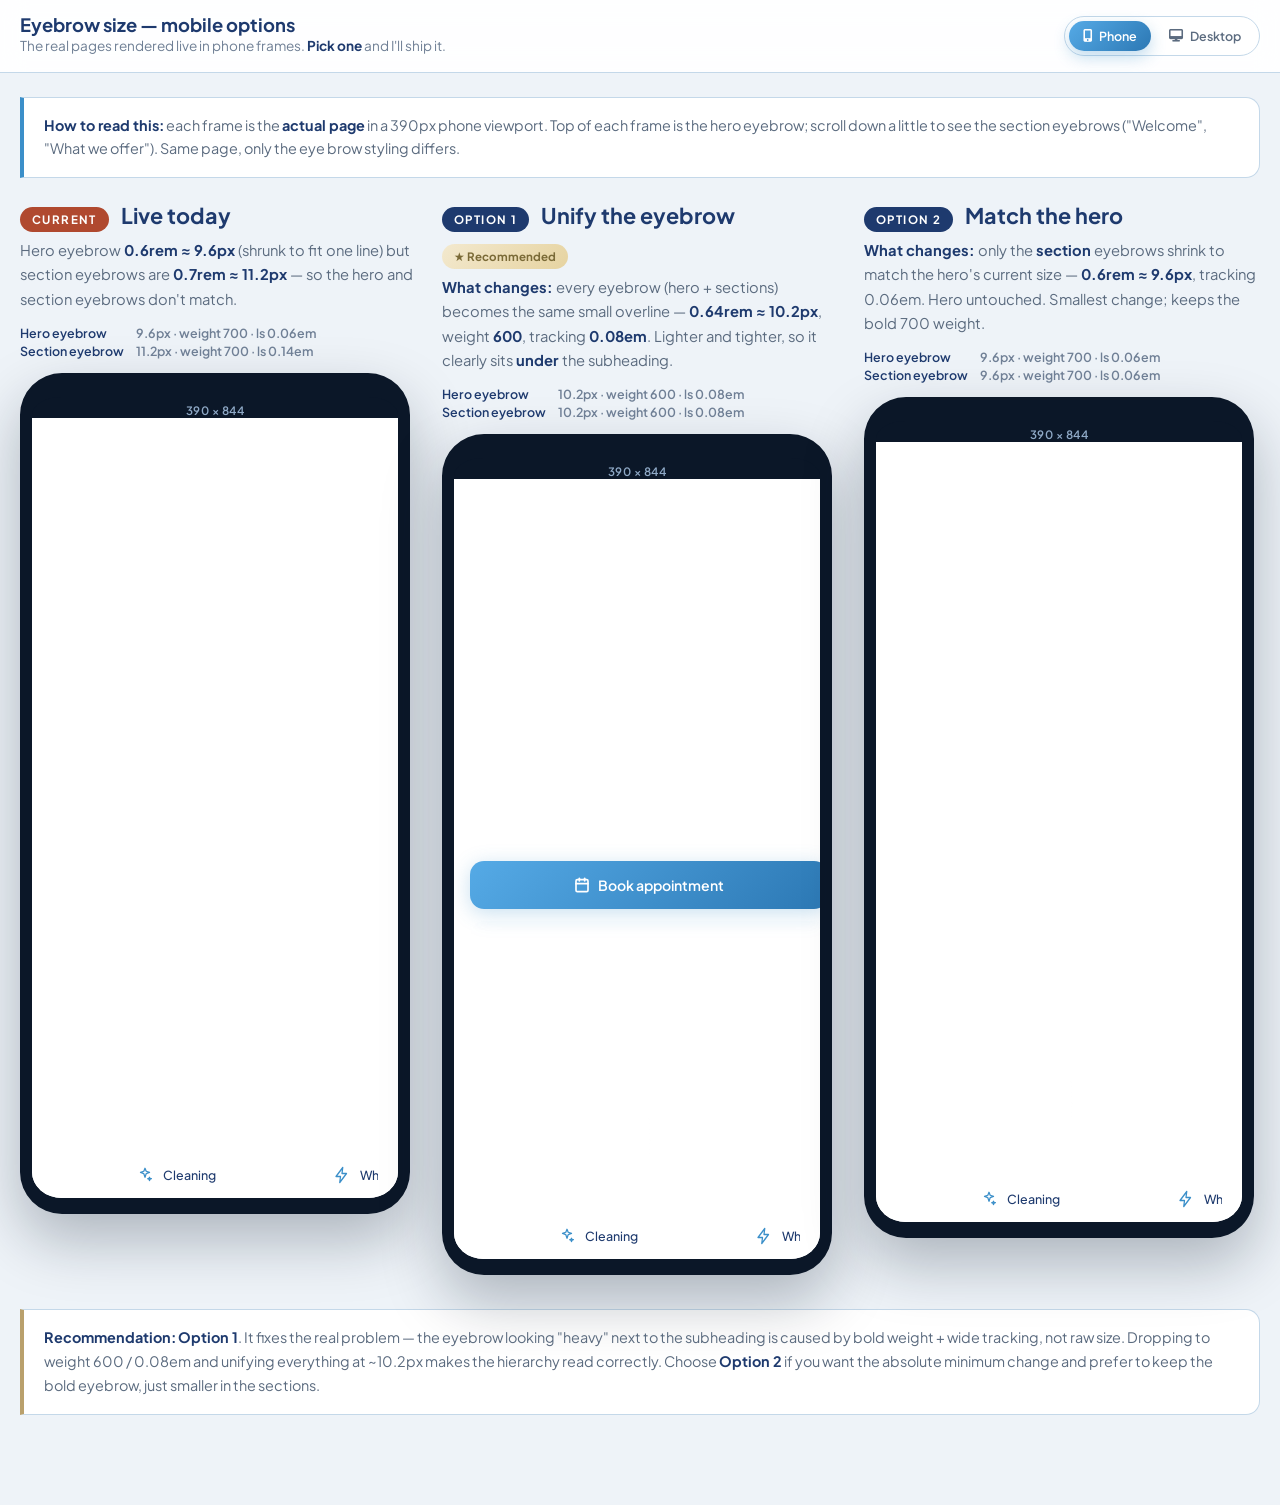
<file: eyebrow-preview.html>
<!-- Bright Smiles Dental Clinic - eyebrow size design preview. Designed & built by Fazi Awan. -->
<!DOCTYPE html>
<html lang="en">
<head>
<meta charset="utf-8">
<meta name="viewport" content="width=device-width, initial-scale=1">
<title>Design Preview — Eyebrow size options</title>
<link rel="preconnect" href="https://fonts.googleapis.com">
<link rel="preconnect" href="https://fonts.gstatic.com" crossorigin>
<link href="https://fonts.googleapis.com/css2?family=Plus+Jakarta+Sans:wght@400;500;600;700;800&display=swap" rel="stylesheet">
<link rel="stylesheet" href="https://cdnjs.cloudflare.com/ajax/libs/font-awesome/6.5.0/css/all.min.css">
<style>
:root{--navy:#1E3A6E;--blue:#3B8FC9;--gold:#b9a06c;--tint:#EAF3FA;--line:#c4d8e9;--subtle:#6f7f95;--fh:'Plus Jakarta Sans',system-ui,sans-serif}
*{box-sizing:border-box}
body{margin:0;font:16px/1.65 var(--fh);background:#eef3f8;color:#5B6B7F}
h1,h2,h3,h4{color:var(--navy);line-height:1.15;margin:0 0 .4em}

.wrap{max-width:1400px;margin:0 auto;padding:28px 20px 90px}
.topbar{position:sticky;top:0;z-index:50;background:rgba(255,255,255,.92);backdrop-filter:blur(12px);border-bottom:1px solid var(--line);padding:14px 20px;margin:-28px -20px 24px;display:flex;align-items:center;gap:14px;flex-wrap:wrap}
.topbar h1{font-size:1.15rem;margin:0}
.topbar p{margin:0;font-size:.85rem;color:var(--subtle)}
.topbar p b{color:var(--navy)}
.toggle{margin-left:auto;display:flex;gap:4px;background:#fff;border:1px solid var(--line);border-radius:99px;padding:4px}
.toggle button{border:0;background:transparent;font:600 .78rem var(--fh);color:#5B6B7F;border-radius:99px;padding:7px 14px;cursor:pointer;display:inline-flex;align-items:center;gap:7px}
.toggle button.on{background:linear-gradient(135deg,#55aae6,#2c78b4);color:#fff;box-shadow:0 6px 16px rgba(59,143,201,.32)}

.note-box{background:#fff;border:1px solid var(--line);border-left:4px solid var(--blue);border-radius:0 14px 14px 0;padding:16px 20px;font-size:.9rem;margin:0 0 26px}
.note-box b{color:var(--navy)}

.stages{display:grid;grid-template-columns:repeat(auto-fit,minmax(360px,1fr));gap:26px;align-items:start;justify-items:center}

.opt{margin:0 0 8px;width:100%}
.opt-head{display:flex;align-items:baseline;gap:12px;flex-wrap:wrap;margin-bottom:6px}
.opt-head .tag{font:700 .72rem var(--fh);letter-spacing:.12em;text-transform:uppercase;color:#fff;background:var(--navy);border-radius:99px;padding:5px 12px}
.opt-head .tag.warn{background:#b0492f}
.opt-head .tag.ref{background:#3f7d5b}
.opt-head h2{font-size:1.35rem;margin:0}
.opt-head .rec{font:700 .72rem var(--fh);color:#7a6a37;background:linear-gradient(135deg,#f3e9cf,#e6d3a0);border-radius:99px;padding:5px 12px}
.opt p{margin:0 0 14px;font-size:.92rem}
.opt p b{color:var(--navy)}

.spec{display:grid;grid-template-columns:auto 1fr;gap:2px 12px;font:600 .78rem var(--fh);color:var(--subtle);margin:0 0 14px}
.spec span:nth-child(odd){color:var(--navy)}

.device{width:390px;max-width:100%;background:#0b1728;border:12px solid #0b1728;border-top-width:24px;border-bottom-width:16px;border-radius:42px;padding:0;box-sizing:border-box;box-shadow:0 26px 60px rgba(7,20,40,.28);overflow:hidden}
.device iframe{display:block;width:390px;height:780px;border:0;margin:0;background:#fff}
.device .cap{font:600 .72rem var(--fh);letter-spacing:.04em;text-transform:uppercase;color:#8fa9c6;text-align:center;padding:6px 4px 0;background:#0b1728}

body.wide .stages{grid-template-columns:1fr;gap:40px}
body.wide .device{width:100%;max-width:1160px;border-radius:18px;border-width:10px;border-top-width:10px;border-bottom-width:10px}
body.wide .device iframe{width:100%;height:640px}

.verdict{margin-top:26px;background:#fff;border:1px solid var(--line);border-left:4px solid var(--gold);border-radius:0 14px 14px 0;padding:16px 20px;font-size:.9rem}
.verdict b{color:var(--navy)}
</style>
</head>
<body>
<div class="wrap">

  <div class="topbar">
    <div>
      <h1>Eyebrow size — mobile options</h1>
      <p>The real pages rendered live in phone frames. <b>Pick one</b> and I'll ship it.</p>
    </div>
    <div class="toggle" id="viewToggle">
      <button data-view="phone" class="on"><i class="fa-solid fa-mobile-screen-button"></i> Phone</button>
      <button data-view="wide"><i class="fa-solid fa-desktop"></i> Desktop</button>
    </div>
  </div>

  <div class="note-box">
    <b>How to read this:</b> each frame is the <b>actual page</b> in a 390px phone viewport. Top of each frame is the hero eyebrow; scroll down a little to see the section eyebrows ("Welcome", "What we offer"). Same page, only the eye brow styling differs.
  </div>

  <div class="stages">

    <!-- CURRENT -->
    <section class="opt">
      <div class="opt-head"><span class="tag warn">Current</span><h2>Live today</h2></div>
      <p>Hero eyebrow <b>0.6rem ≈ 9.6px</b> (shrunk to fit one line) but section eyebrows are <b>0.7rem ≈ 11.2px</b> — so the hero and section eyebrows don't match.</p>
      <div class="spec"><span>Hero eyebrow</span><span>9.6px · weight 700 · ls 0.06em</span><span>Section eyebrow</span><span>11.2px · weight 700 · ls 0.14em</span></div>
      <div class="device">
        <div class="cap">390 &times; 844</div>
        <iframe src="index.html" title="Current" loading="eager"></iframe>
      </div>
    </section>

    <!-- OPTION 1 -->
    <section class="opt">
      <div class="opt-head"><span class="tag">Option 1</span><h2>Unify the eyebrow</h2><span class="rec">★ Recommended</span></div>
      <p><b>What changes:</b> every eyebrow (hero + sections) becomes the same small overline — <b>0.64rem ≈ 10.2px</b>, weight <b>600</b>, tracking <b>0.08em</b>. Lighter and tighter, so it clearly sits <b>under</b> the subheading.</p>
      <div class="spec"><span>Hero eyebrow</span><span>10.2px · weight 600 · ls 0.08em</span><span>Section eyebrow</span><span>10.2px · weight 600 · ls 0.08em</span></div>
      <div class="device">
        <div class="cap">390 &times; 844</div>
        <iframe src="eyebrow-option-1.html" title="Eyebrow option 1" loading="eager"></iframe>
      </div>
    </section>

    <!-- OPTION 2 -->
    <section class="opt">
      <div class="opt-head"><span class="tag">Option 2</span><h2>Match the hero</h2></div>
      <p><b>What changes:</b> only the <b>section</b> eyebrows shrink to match the hero's current size — <b>0.6rem ≈ 9.6px</b>, tracking 0.06em. Hero untouched. Smallest change; keeps the bold 700 weight.</p>
      <div class="spec"><span>Hero eyebrow</span><span>9.6px · weight 700 · ls 0.06em</span><span>Section eyebrow</span><span>9.6px · weight 700 · ls 0.06em</span></div>
      <div class="device">
        <div class="cap">390 &times; 844</div>
        <iframe src="eyebrow-option-2.html" title="Eyebrow option 2" loading="eager"></iframe>
      </div>
    </section>

  </div>

  <div class="verdict">
    <b>Recommendation:</b> <b>Option 1</b>. It fixes the real problem — the eyebrow looking "heavy" next to the subheading is caused by bold weight + wide tracking, not raw size. Dropping to weight 600 / 0.08em and unifying everything at ~10.2px makes the hierarchy read correctly. Choose <b>Option 2</b> if you want the absolute minimum change and prefer to keep the bold eyebrow, just smaller in the sections.
  </div>

</div>

<script>
(function(){
  var toggle = document.getElementById("viewToggle");
  toggle.addEventListener("click", function(e){
    var b = e.target.closest("button[data-view]");
    if(!b) return;
    [].forEach.call(toggle.querySelectorAll("button"), function(x){ x.classList.toggle("on", x === b); });
    document.body.classList.toggle("wide", b.dataset.view === "wide");
  });
})();
</script>
</body>
</html>
</file>
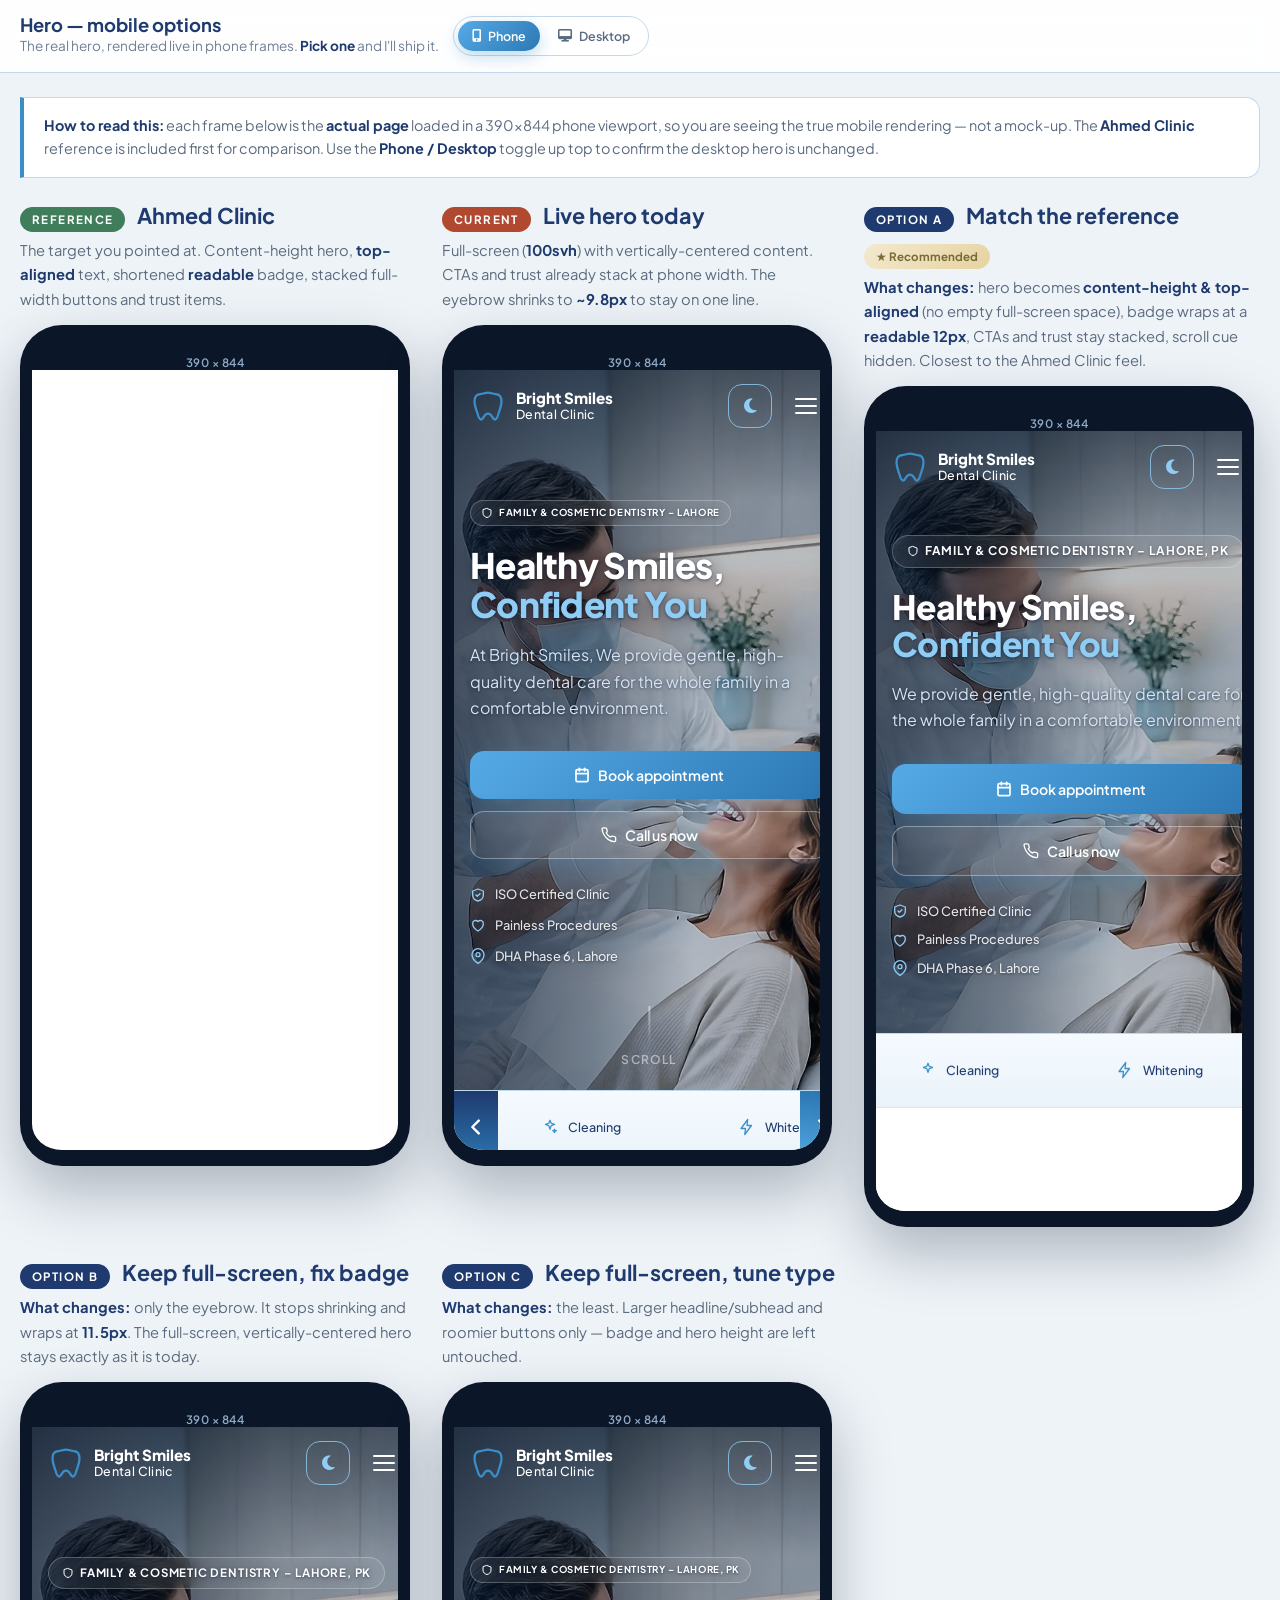
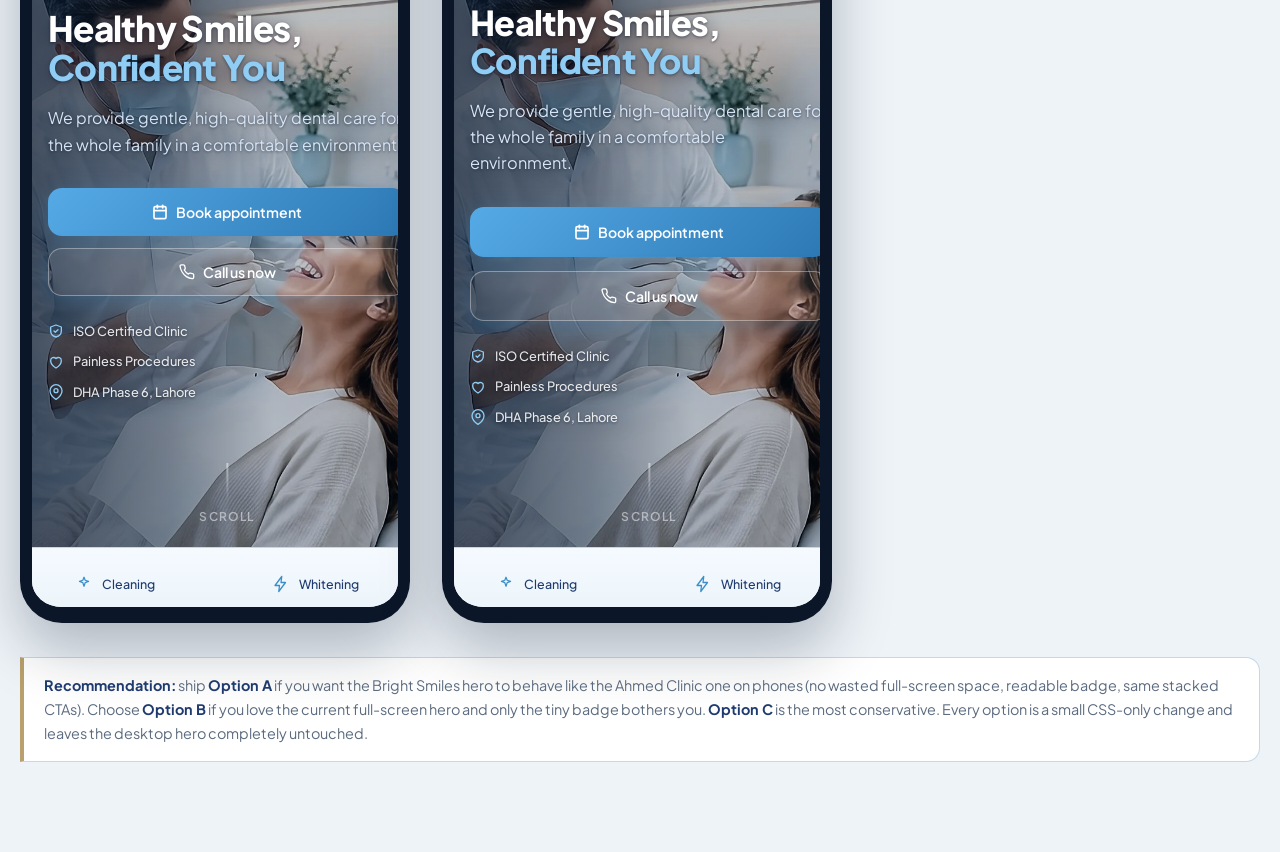
<file: hero-mobile-preview.html>
<!-- Bright Smiles Dental Clinic - hero mobile design preview. Designed & built by Fazi Awan. -->
<!DOCTYPE html>
<html lang="en">
<head>
<meta charset="utf-8">
<meta name="viewport" content="width=device-width, initial-scale=1">
<title>Design Preview — Hero mobile (all options)</title>
<link rel="preconnect" href="https://fonts.googleapis.com">
<link rel="preconnect" href="https://fonts.gstatic.com" crossorigin>
<link href="https://fonts.googleapis.com/css2?family=Plus+Jakarta+Sans:wght@400;500;600;700;800&display=swap" rel="stylesheet">
<link rel="stylesheet" href="https://cdnjs.cloudflare.com/ajax/libs/font-awesome/6.5.0/css/all.min.css">
<style>
/* ---- Site tokens (copied from css/styles.css) ---- */
:root{--navy:#1E3A6E;--blue:#3B8FC9;--gold:#b9a06c;--tint:#EAF3FA;--line:#c4d8e9;--subtle:#6f7f95;--fh:'Plus Jakarta Sans',system-ui,sans-serif}
*{box-sizing:border-box}
body{margin:0;font:16px/1.65 var(--fh);background:#eef3f8;color:#5B6B7F}
h1,h2,h3,h4{color:var(--navy);line-height:1.15;margin:0 0 .4em}

/* ---- Preview scaffolding ---- */
.wrap{max-width:1400px;margin:0 auto;padding:28px 20px 90px}
.topbar{position:sticky;top:0;z-index:50;background:rgba(255,255,255,.92);backdrop-filter:blur(12px);border-bottom:1px solid var(--line);padding:14px 20px;margin:-28px -20px 24px;display:flex;align-items:center;gap:14px;flex-wrap:wrap}
.topbar h1{font-size:1.15rem;margin:0}
.topbar p{margin:0;font-size:.85rem;color:var(--subtle)}
.topbar p b{color:var(--navy)}
.jump{margin-left:auto;display:flex;gap:8px;flex-wrap:wrap}
.jump a{font:600 .78rem var(--fh);text-decoration:none;color:var(--navy);border:1px solid var(--line);border-radius:99px;padding:6px 12px;background:#fff}
.jump a:hover{border-color:var(--blue);color:var(--blue)}

/* View toggle */
.toggle{display:flex;gap:4px;background:#fff;border:1px solid var(--line);border-radius:99px;padding:4px}
.toggle button{border:0;background:transparent;font:600 .78rem var(--fh);color:#5B6B7F;border-radius:99px;padding:7px 14px;cursor:pointer;display:inline-flex;align-items:center;gap:7px}
.toggle button.on{background:linear-gradient(135deg,#55aae6,#2c78b4);color:#fff;box-shadow:0 6px 16px rgba(59,143,201,.32)}

.note-box{background:#fff;border:1px solid var(--line);border-left:4px solid var(--blue);border-radius:0 14px 14px 0;padding:16px 20px;font-size:.9rem;margin:0 0 26px}
.note-box b{color:var(--navy)}

.stages{display:grid;grid-template-columns:repeat(auto-fit,minmax(300px,1fr));gap:26px;align-items:start;justify-items:center}

.opt{margin:0 0 8px;width:100%}
.opt-head{display:flex;align-items:baseline;gap:12px;flex-wrap:wrap;margin-bottom:6px}
.opt-head .tag{font:700 .72rem var(--fh);letter-spacing:.12em;text-transform:uppercase;color:#fff;background:var(--navy);border-radius:99px;padding:5px 12px}
.opt-head .tag.ref{background:#3f7d5b}
.opt-head .tag.warn{background:#b0492f}
.opt-head h2{font-size:1.35rem;margin:0}
.opt-head .rec{font:700 .72rem var(--fh);color:#7a6a37;background:linear-gradient(135deg,#f3e9cf,#e6d3a0);border-radius:99px;padding:5px 12px}
.opt p{margin:0 0 14px;font-size:.92rem}
.opt p b{color:var(--navy)}

/* Phone frame */
.device{width:390px;max-width:100%;background:#0b1728;border:12px solid #0b1728;border-top-width:24px;border-bottom-width:16px;border-radius:42px;padding:0;box-sizing:border-box;box-shadow:0 26px 60px rgba(7,20,40,.28);overflow:hidden}
.device iframe{display:block;width:390px;height:780px;border:0;margin:0;background:#fff}
.device .cap{font:600 .72rem var(--fh);letter-spacing:.04em;text-transform:uppercase;color:#8fa9c6;text-align:center;padding:6px 4px 0;background:#0b1728}

/* Wide (desktop) view: one column, full-width iframes */
body.wide .stages{grid-template-columns:1fr;gap:40px}
body.wide .device{width:100%;max-width:1160px;border-radius:18px;border-width:10px;border-top-width:10px;border-bottom-width:10px}
body.wide .device iframe{width:100%;height:640px}

.verdict{margin-top:26px;background:#fff;border:1px solid var(--line);border-left:4px solid var(--gold);border-radius:0 14px 14px 0;padding:16px 20px;font-size:.9rem}
.verdict b{color:var(--navy)}
</style>
</head>
<body>
<div class="wrap">

  <div class="topbar">
    <div>
      <h1>Hero — mobile options</h1>
      <p>The real hero, rendered live in phone frames. <b>Pick one</b> and I'll ship it.</p>
    </div>
    <div class="toggle" id="viewToggle">
      <button data-view="phone" class="on"><i class="fa-solid fa-mobile-screen-button"></i> Phone</button>
      <button data-view="wide"><i class="fa-solid fa-desktop"></i> Desktop</button>
    </div>
  </div>

  <div class="note-box">
    <b>How to read this:</b> each frame below is the <b>actual page</b> loaded in a 390&times;844 phone viewport, so you are seeing the true mobile rendering — not a mock-up. The <b>Ahmed Clinic</b> reference is included first for comparison. Use the <b>Phone / Desktop</b> toggle up top to confirm the desktop hero is unchanged.
  </div>

  <div class="stages">

    <!-- REFERENCE -->
    <section class="opt">
      <div class="opt-head"><span class="tag ref">Reference</span><h2>Ahmed Clinic</h2></div>
      <p>The target you pointed at. Content-height hero, <b>top-aligned</b> text, shortened <b>readable</b> badge, stacked full-width buttons and trust items.</p>
      <div class="device">
        <div class="cap">390 &times; 844</div>
        <iframe src="file:///C:/Users/faizi/OneDrive/Desktop/SM/Ahmed%20clinic/index.html" title="Ahmed Clinic reference" loading="eager"></iframe>
      </div>
    </section>

    <!-- CURRENT -->
    <section class="opt">
      <div class="opt-head"><span class="tag warn">Current</span><h2>Live hero today</h2></div>
      <p>Full-screen (<b>100svh</b>) with vertically-centered content. CTAs and trust already stack at phone width. The eyebrow shrinks to <b>~9.8px</b> to stay on one line.</p>
      <div class="device">
        <div class="cap">390 &times; 844</div>
        <iframe src="index.html" title="Current hero" loading="eager"></iframe>
      </div>
    </section>

    <!-- OPTION A -->
    <section class="opt">
      <div class="opt-head"><span class="tag">Option A</span><h2>Match the reference</h2><span class="rec">★ Recommended</span></div>
      <p><b>What changes:</b> hero becomes <b>content-height &amp; top-aligned</b> (no empty full-screen space), badge wraps at a <b>readable 12px</b>, CTAs and trust stay stacked, scroll cue hidden. Closest to the Ahmed Clinic feel.</p>
      <div class="device">
        <div class="cap">390 &times; 844</div>
        <iframe src="hero-mobile-variant.html?opt=a" title="Hero option A" loading="eager"></iframe>
      </div>
    </section>

    <!-- OPTION B -->
    <section class="opt">
      <div class="opt-head"><span class="tag">Option B</span><h2>Keep full-screen, fix badge</h2></div>
      <p><b>What changes:</b> only the eyebrow. It stops shrinking and wraps at <b>11.5px</b>. The full-screen, vertically-centered hero stays exactly as it is today.</p>
      <div class="device">
        <div class="cap">390 &times; 844</div>
        <iframe src="hero-mobile-variant.html?opt=b" title="Hero option B" loading="eager"></iframe>
      </div>
    </section>

    <!-- OPTION C -->
    <section class="opt">
      <div class="opt-head"><span class="tag">Option C</span><h2>Keep full-screen, tune type</h2></div>
      <p><b>What changes:</b> the least. Larger headline/subhead and roomier buttons only &mdash; badge and hero height are left untouched.</p>
      <div class="device">
        <div class="cap">390 &times; 844</div>
        <iframe src="hero-mobile-variant.html?opt=c" title="Hero option C" loading="eager"></iframe>
      </div>
    </section>

  </div>

  <div class="verdict">
    <b>Recommendation:</b> ship <b>Option A</b> if you want the Bright Smiles hero to behave like the Ahmed Clinic one on phones (no wasted full-screen space, readable badge, same stacked CTAs). Choose <b>Option B</b> if you love the current full-screen hero and only the tiny badge bothers you. <b>Option C</b> is the most conservative. Every option is a small CSS-only change and leaves the desktop hero completely untouched.
  </div>

</div>

<script>
(function(){
  var toggle = document.getElementById("viewToggle");
  toggle.addEventListener("click", function(e){
    var b = e.target.closest("button[data-view]");
    if(!b) return;
    [].forEach.call(toggle.querySelectorAll("button"), function(x){ x.classList.toggle("on", x === b); });
    document.body.classList.toggle("wide", b.dataset.view === "wide");
  });
})();
</script>
</body>
</html>
</file>
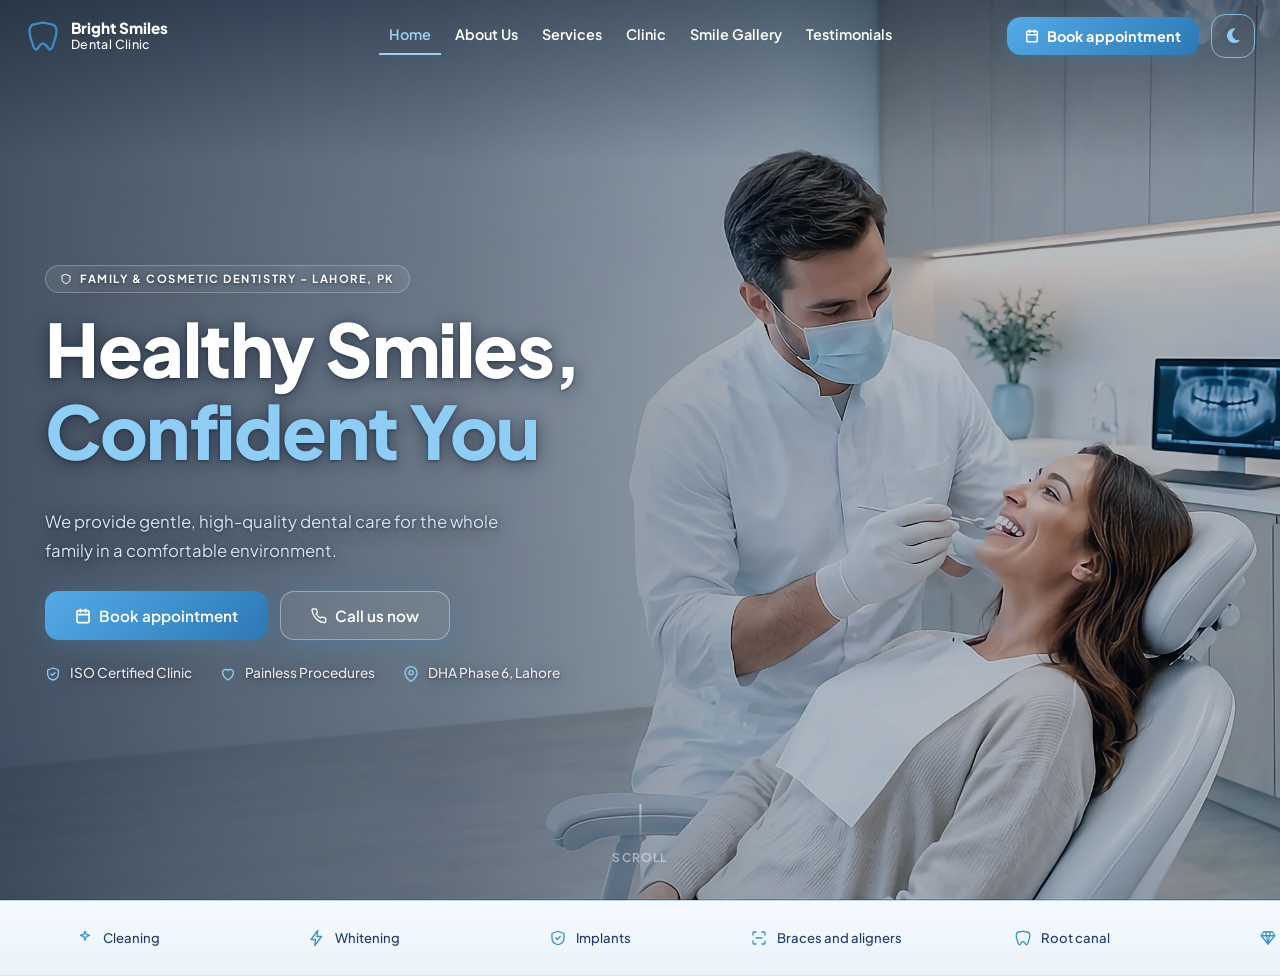
<file: hero-mobile-variant.html>
<!-- Bright Smiles Dental Clinic - hero mobile preview variant. Designed & built by Fazi Awan. -->
<!DOCTYPE html>
<html lang="en"><head><meta charset="utf-8">
<meta name="viewport" content="width=device-width, initial-scale=1, viewport-fit=cover">
<title>Hero variant</title>
<link rel="preconnect" href="https://fonts.googleapis.com">
<link rel="preconnect" href="https://fonts.gstatic.com" crossorigin>
<link href="https://fonts.googleapis.com/css2?family=Plus+Jakarta+Sans:wght@400;600;800&display=swap" rel="stylesheet">
<link rel="stylesheet" href="https://cdnjs.cloudflare.com/ajax/libs/font-awesome/6.5.0/css/all.min.css">
<link rel="stylesheet" href="css/styles.css">
<style>
/* Option overrides are scoped to a phone width and applied via ?opt= */
@media (max-width: 560px) {

  /* ---- Option A — match the reference: content-height, top-aligned, readable badge ---- */
  html[data-opt="a"] .hs {
    height: auto; min-height: 0; max-height: none;
    align-items: flex-start;
    padding: calc(104px + env(safe-area-inset-top, 0px)) 0 56px;
  }
  html[data-opt="a"] .hs .eb { padding: 7px 14px; }
  html[data-opt="a"] .hs .eb span {
    white-space: normal; font-size: 12px; line-height: 1.4;
    text-align: center; letter-spacing: .06em;
  }
  html[data-opt="a"] .hs h1 { font-size: clamp(2rem, 8.6vw, 2.5rem); }
  html[data-opt="a"] .hs .hero-btns {
    flex-direction: column; align-items: stretch; gap: 12px; margin-top: 24px;
  }
  html[data-opt="a"] .hs .hero-btns .btn {
    width: 100%; justify-content: center; min-height: 50px;
  }
  html[data-opt="a"] .hs .trust {
    flex-direction: column; align-items: flex-start; gap: 10px;
  }
  html[data-opt="a"] .hs .trust .ti { white-space: normal; }
  html[data-opt="a"] .hs .scb { display: none; }

  /* ---- Option B — keep the full-screen hero, make the badge readable ---- */
  html[data-opt="b"] .hs .eb { max-width: calc(100% - 8px); padding: 7px 13px; }
  html[data-opt="b"] .hs .eb span {
    white-space: normal; font-size: 11.5px; line-height: 1.35;
    text-align: center; letter-spacing: .07em;
  }

  /* ---- Option C — keep the full-screen hero, only tune type & spacing ---- */
  html[data-opt="c"] .hs h1 { font-size: clamp(2.05rem, 8.8vw, 2.6rem); }
  html[data-opt="c"] .hs p { font-size: 1.02rem; line-height: 1.62; }
  html[data-opt="c"] .hs .hero-btns { gap: 14px; }
  html[data-opt="c"] .hs .hero-btns .btn { min-height: 50px; padding: 15px 26px; }
  html[data-opt="c"] .hs .trust { gap: 12px; }
}
</style>
<script>
try {
  var o = new URLSearchParams(location.search).get("opt") || "current";
  document.documentElement.setAttribute("data-opt", o);
} catch (e) {}
</script>
</head><body>
<svg width="0" height="0" style="position:absolute"><defs><linearGradient id="g" x1="0" y1="0" x2="1" y2="1"><stop offset="0" stop-color="#fff"/><stop offset=".6" stop-color="#eaf5fd"/><stop offset="1" stop-color="#a9d3f1"/></linearGradient></defs>
<symbol id="t" viewBox="0 0 24 24"><path d="M12 3c-2 0-3 1-5 1S3 5 3 9c0 3 1 5 2 8 .5 2 1 4 2.5 4 1.7 0 1.5-4 4.5-4s2.8 4 4.5 4c1.5 0 2-2 2.5-4 1-3 2-5 2-8 0-4-2-5-4-5s-3-1-5-1z"/></symbol>
</svg>
<header><a class="logo" href="#"><svg><use href="#t"/></svg><span>Bright Smiles<br><small>Dental Clinic</small></span></a>
<nav id="nav"><a href="#" class="on">Home</a><a href="#">About Us</a><a href="#">Services</a><a href="#">Clinic</a><a href="#">Smile Gallery</a><a href="#">Testimonials</a></nav>
<div class="ha"><button type="button" class="btn hb"><svg width="14" height="14" viewBox="0 0 24 24" fill="none" stroke="currentColor" stroke-width="2.5" stroke-linecap="round" stroke-linejoin="round" aria-hidden="true"><rect x="3" y="4" width="18" height="18" rx="2"/><line x1="16" y1="2" x2="16" y2="6"/><line x1="8" y1="2" x2="8" y2="6"/><line x1="3" y1="10" x2="21" y2="10"/></svg> Book appointment</button><button type="button" id="th" aria-label="Toggle dark mode"><i class="fa-solid fa-moon" aria-hidden="true"></i></button><button type="button" id="mn" class="mn" aria-label="Open menu" aria-controls="nav" aria-expanded="false"><span></span><span></span><span></span></button></div></header>
<main><section class="pg">
<div class="sec hs"><div class="w"><div class="mesh"></div>
<div class="hero"><div><div class="eb in"><svg width="12" height="12" viewBox="0 0 24 24" fill="none" stroke="currentColor" stroke-width="2" stroke-linecap="round" stroke-linejoin="round" aria-hidden="true"><path d="M12 3l8 3v6c0 5-3.5 8-8 9-4.5-1-8-4-8-9V6z"/></svg><span>Family &amp; Cosmetic Dentistry – LAHORE, PK</span></div><h1 class="in">Healthy Smiles,<span>Confident You</span></h1><p class="in">We provide gentle, high-quality dental care for the whole family in a comfortable environment.</p>
<div class="in hero-btns"><button type="button" class="btn"><svg width="16" height="16" viewBox="0 0 24 24" fill="none" stroke="currentColor" stroke-width="2.5" stroke-linecap="round" stroke-linejoin="round" aria-hidden="true"><rect x="3" y="4" width="18" height="18" rx="2"/><line x1="16" y1="2" x2="16" y2="6"/><line x1="8" y1="2" x2="8" y2="6"/><line x1="3" y1="10" x2="21" y2="10"/></svg> Book appointment</button><a class="btn alt" href="tel:+923211048740"><svg width="16" height="16" viewBox="0 0 24 24" fill="none" stroke="currentColor" stroke-width="2" stroke-linecap="round" stroke-linejoin="round" aria-hidden="true"><path d="M22 16.92v3a2 2 0 0 1-2.18 2 19.79 19.79 0 0 1-8.63-3.07A19.5 19.5 0 0 1 4.69 12 19.79 19.79 0 0 1 1.58 3.4 2 2 0 0 1 3.56 1.22h3a2 2 0 0 1 2 1.72 12.84 12.84 0 0 0 .7 2.81 2 2 0 0 1-.45 2.11L7.91 8.96a16 16 0 0 0 6.13 6.13l.91-.91a2 2 0 0 1 2.11-.45 12.84 12.84 0 0 0 2.81.7A2 2 0 0 1 22 16.92z"></svg> Call us now</a></div><div class="trust in"><div class="ti"><svg class="ts" viewBox="0 0 24 24" aria-hidden="true"><path d="M12 3l8 3v6c0 5-3.5 8-8 9-4.5-1-8-4-8-9V6z"/><path d="M9 12l2 2 4-4"/></svg>ISO Certified Clinic</div><div class="ti"><svg class="ts" viewBox="0 0 24 24" aria-hidden="true"><path d="M12 21s-8-5-8-11a4.5 4.5 0 018-3 4.5 4.5 0 018 3c0 6-8 11-8 11z"/></svg>Painless Procedures</div><div class="ti"><svg class="ts" viewBox="0 0 24 24" aria-hidden="true"><path d="M21 10c0 7-9 13-9 13s-9-6-9-13a9 9 0 0118 0z"/><circle cx="12" cy="10" r="3"/></svg>DHA Phase 6, Lahore</div></div></div>
</div>

</div><a class="scb" href="#next" aria-label="Scroll to content"><span class="scb-line"></span><span class="scb-txt">Scroll</span></a></div><div class="strip">
<div class="swin"><div class="strack" data-strack>
<div class="si"><svg viewBox="0 0 24 24" aria-hidden="true"><path d="M12 3l1.6 4L18 8.6l-4.4 1.6L12 15l-1.6-4.8L6 8.6l4.4-1.6z"/></svg>Cleaning</div>
<div class="si"><svg viewBox="0 0 24 24" aria-hidden="true"><path d="M13 2 4 14h6l-1 8 9-12h-6z"/></svg>Whitening</div>
<div class="si"><svg viewBox="0 0 24 24" aria-hidden="true"><path d="M12 3l8 3v6c0 5-3.5 8-8 9-4.5-1-8-4-8-9V6z"/><path d="M9 12l2 2 4-4"/></svg>Implants</div>
<div class="si"><svg viewBox="0 0 24 24" aria-hidden="true"><path d="M4 8V5a1 1 0 0 1 1-1h3"/><path d="M16 4h3a1 1 0 0 1 1 1v3"/><path d="M20 16v3a1 1 0 0 1-1 1h-3"/><path d="M8 20H5a1 1 0 0 1-1-1v-3"/><path d="M8 12h8"/></svg>Braces and aligners</div>
<div class="si"><svg viewBox="0 0 24 24" aria-hidden="true"><path d="M12 3c-2 0-3 1-5 1S3 5 3 9c0 3 1 5 2 8 .5 2 1 4 2.5 4 1.7 0 1.5-4 4.5-4s2.8 4 4.5 4c1.5 0 2-2 2.5-4 1-3 2-5 2-8 0-4-2-5-4-5s-3-1-5-1z"/></svg>Root canal</div>
<div class="si"><svg viewBox="0 0 24 24" aria-hidden="true"><path d="M6 4h12l3 5-9 11L3 9z"/><path d="M3 9h18"/><path d="M9 4l3 16 3-16"/></svg>Veneers</div>
</div></div>
</div>
</section>
</main>
<script src="js/app.js" defer></script>
</body></html>
</file>
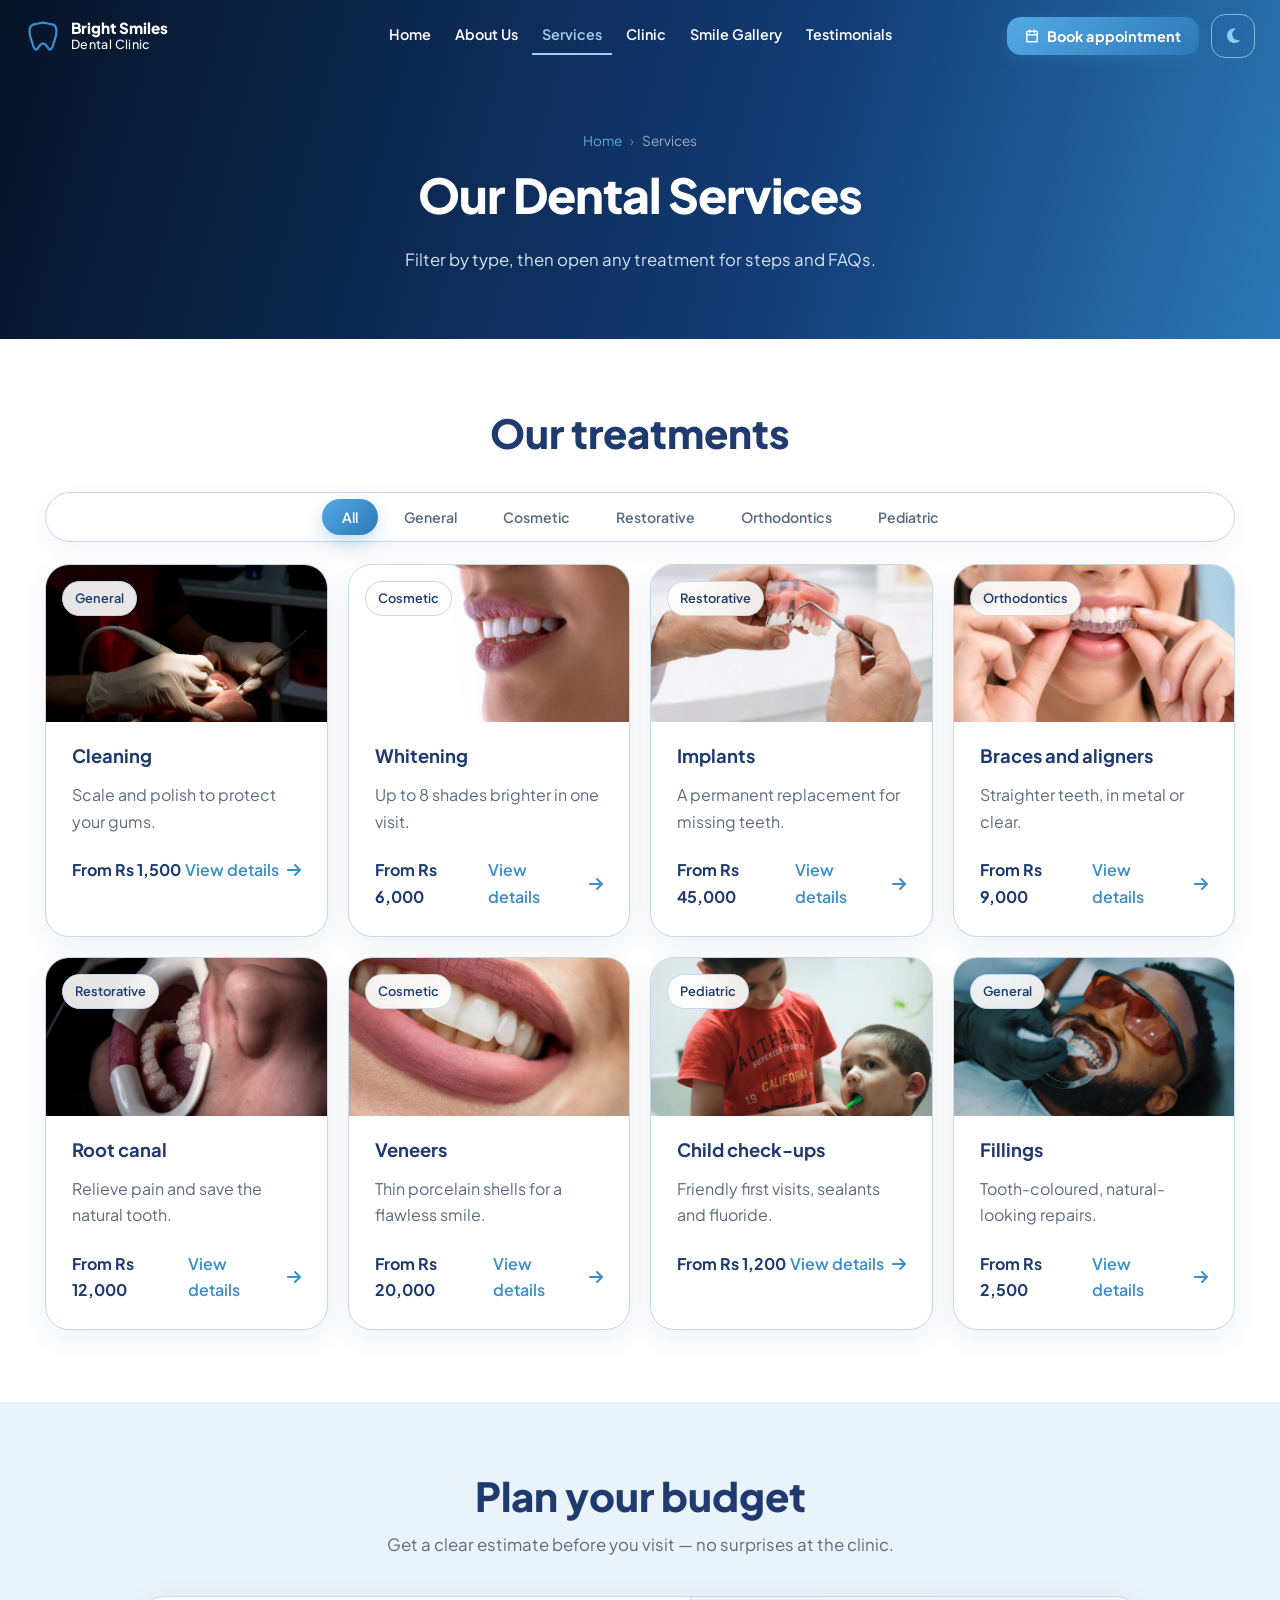
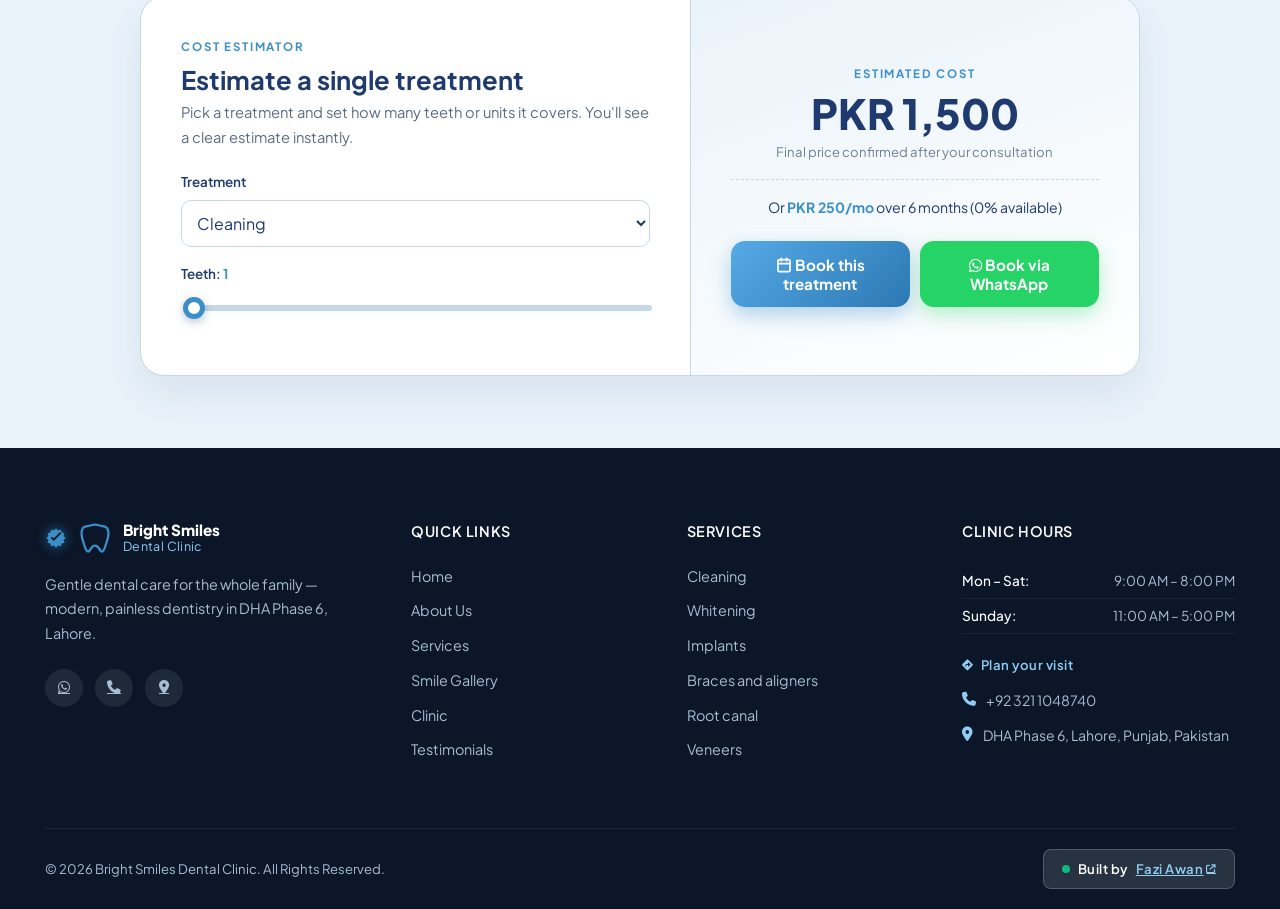
<file: services.html>
<!-- Bright Smiles Dental Clinic - handover build. Designed & built by Fazi Awan. -->

<!DOCTYPE html>
<html lang="en"><head><meta charset="utf-8">
<meta name="viewport" content="width=device-width, initial-scale=1, viewport-fit=cover">
<title>Bright Smiles Dental Clinic – Services</title>
<meta name="description" content="Cleaning, whitening, implants, braces, root canal and veneers. See the full cost before you visit.">
<link rel="preconnect" href="https://fonts.googleapis.com">
<link rel="preconnect" href="https://fonts.gstatic.com" crossorigin>
<link rel="preconnect" href="https://cdnjs.cloudflare.com" crossorigin>
<link href="https://fonts.googleapis.com/css2?family=Plus+Jakarta+Sans:wght@400;600;800&display=swap" rel="stylesheet">
<link rel="stylesheet" href="https://cdnjs.cloudflare.com/ajax/libs/font-awesome/6.5.0/css/all.min.css">
<link rel="stylesheet" href="css/styles.css">
<script>try{var t=localStorage.getItem("theme");if(t)document.documentElement.dataset.theme=t}catch(e){};document.documentElement.classList.add("js")</script>
</head><body>
<svg width="0" height="0" style="position:absolute"><defs><linearGradient id="g" x1="0" y1="0" x2="1" y2="1"><stop offset="0" stop-color="#fff"/><stop offset=".6" stop-color="#eaf5fd"/><stop offset="1" stop-color="#a9d3f1"/></linearGradient></defs>
<symbol id="t" viewBox="0 0 24 24"><path d="M12 3c-2 0-3 1-5 1S3 5 3 9c0 3 1 5 2 8 .5 2 1 4 2.5 4 1.7 0 1.5-4 4.5-4s2.8 4 4.5 4c1.5 0 2-2 2.5-4 1-3 2-5 2-8 0-4-2-5-4-5s-3-1-5-1z"/></symbol>
</svg>
<header><a class="logo" href="index.html"><svg><use href="#t"/></svg><span>Bright Smiles<br><small>Dental Clinic</small></span></a>
<nav id="nav"><a href="index.html">Home</a><a href="about.html">About Us</a><a href="services.html" class="on" aria-current="page">Services</a><a href="clinic.html">Clinic</a><a href="work.html">Smile Gallery</a><a href="testimonials.html">Testimonials</a></nav>
<div class="ha"><button type="button" class="btn hb" onclick="openBooking()"><svg width="14" height="14" viewBox="0 0 24 24" fill="none" stroke="currentColor" stroke-width="2.5" stroke-linecap="round" stroke-linejoin="round" aria-hidden="true"><rect x="3" y="4" width="18" height="18" rx="2"/><line x1="16" y1="2" x2="16" y2="6"/><line x1="8" y1="2" x2="8" y2="6"/><line x1="3" y1="10" x2="21" y2="10"/></svg> Book appointment</button><button type="button" id="th" aria-label="Toggle dark mode"><i class="fa-solid fa-moon" aria-hidden="true"></i></button><button type="button" id="mn" class="mn" aria-label="Open menu" aria-controls="nav" aria-expanded="false"><span></span><span></span><span></span></button></div></header>
<main><section class="pg">
<div class="w ph"><div class="crumb"><a href="index.html">Home</a><span>&#8250;</span>Services</div><h1>Our Dental Services</h1><p>Filter by type, then open any treatment for steps and FAQs.</p></div><div class="sec"><div class="w"><div class="sh"><h2>Our treatments</h2></div><div class="tabs" id="tb"></div><div class="grid" id="sv"></div>
</div></div><div class="sec tint"><div class="w"><div class="sh"><h2>Plan your budget</h2><p>Get a clear estimate before you visit — no surprises at the clinic.</p></div>
<div class="budget">
  <div class="budget-form">
    <div class="b-eyebrow">Cost estimator</div>
    <h3>Estimate a single treatment</h3>
    <p>Pick a treatment and set how many teeth or units it covers. You'll see a clear estimate instantly.</p>
    <div class="field"><label for="es">Treatment</label><select id="es"></select></div>
    <div class="field"><label for="eq"><span id="elab">Teeth / units</span>: <b id="ev">1</b></label><input class="sl2" id="eq" type="range" min="1" max="10" value="1"></div>
  </div>
  <div class="budget-connector"><i class="fa-solid fa-arrow-down"></i></div>
  <div class="budget-out">
    <div class="b-lbl">Estimated cost</div>
    <div class="b-big">PKR <span id="eo">15,000</span></div>
    <div class="b-hint">Final price confirmed after your consultation</div>
    <div class="b-emi">Or <b id="eemi">PKR 2,500/mo</b> over 6 months (0% available)</div>
    <div class="budget-cta">
      <button type="button" class="btn b-book" onclick="bookEstimate()"><svg width="16" height="16" viewBox="0 0 24 24" fill="none" stroke="currentColor" stroke-width="2.5" stroke-linecap="round" stroke-linejoin="round" aria-hidden="true"><rect x="3" y="4" width="18" height="18" rx="2"/><line x1="16" y1="2" x2="16" y2="6"/><line x1="8" y1="2" x2="8" y2="6"/><line x1="3" y1="10" x2="21" y2="10"/></svg> Book this treatment</button>
      <a class="btn b-wa" id="ewa" href="#" target="_blank" rel="noopener noreferrer"><i class="fa-brands fa-whatsapp" aria-hidden="true"></i> Book via WhatsApp</a>
    </div>
  </div>
</div>
</div></div>
</section></main>
<footer class="site-footer"><div class="w">
  <div class="footer-grid">
    <div class="footer-brand">
      <div class="footer-brand-line">
        <svg class="verified-tick" viewBox="0 0 24 24" width="22" height="22" aria-label="Verified" xmlns="http://www.w3.org/2000/svg"><path fill="#3B8FC9" d="M12 1.5L14.2 3.8L17.25 2.9L18 6L21.1 6.75L20.2 9.8L22.5 12L20.2 14.2L21.1 17.25L18 18L17.25 21.1L14.2 20.2L12 22.5L9.8 20.2L6.75 21.1L6 18L2.9 17.25L3.8 14.2L1.5 12L3.8 9.8L2.9 6.75L6 6L6.75 2.9L9.8 3.8Z"/><path fill="#0b1728" d="M9.5 15.25L6.25 12L7.66 10.59L9.5 12.43L16.34 5.59L17.75 7L9.5 15.25Z"/></svg>
        <a href="index.html" class="logo"><svg><use href="#t"/></svg><span>Bright Smiles<br><small>Dental Clinic</small></span></a>
      </div>
      <p>Gentle dental care for the whole family — modern, painless dentistry in DHA Phase 6, Lahore.</p>
      <div class="footer-social">
        <a href="https://wa.me/923211048740" target="_blank" rel="noopener noreferrer" aria-label="WhatsApp"><i class="fa-brands fa-whatsapp"></i></a>
        <a href="tel:+923211048740" aria-label="Call us"><i class="fa-solid fa-phone"></i></a>
        <a href="clinic.html" aria-label="Clinic location"><i class="fa-solid fa-location-dot"></i></a>
      </div>
    </div>
    <div class="footer-col">
      <h4>Quick Links</h4>
      <ul>
        <li><a href="index.html">Home</a></li>
        <li><a href="about.html">About Us</a></li>
        <li><a href="services.html">Services</a></li>
        <li><a href="work.html">Smile Gallery</a></li>
        <li><a href="clinic.html">Clinic</a></li>
        <li><a href="testimonials.html">Testimonials</a></li>
      </ul>
    </div>
    <div class="footer-col">
      <h4>Services</h4>
      <ul>
        <li><a href="services.html">Cleaning</a></li>
        <li><a href="services.html">Whitening</a></li>
        <li><a href="services.html">Implants</a></li>
        <li><a href="services.html">Braces and aligners</a></li>
        <li><a href="services.html">Root canal</a></li>
        <li><a href="services.html">Veneers</a></li>
      </ul>
    </div>
    <div class="footer-col">
      <h4>Clinic Hours</h4>
      <div class="footer-hours-row"><span>Mon – Sat:</span> <span>9:00 AM – 8:00 PM</span></div>
      <div class="footer-hours-row"><span>Sunday:</span> <span>11:00 AM &ndash; 5:00 PM</span></div>
      <a class="footer-map-cta" href="clinic.html#visit"><i class="fa-solid fa-diamond-turn-right"></i><span>Plan your visit</span></a>
      <div class="footer-contact-item"><i class="fa-solid fa-phone icon"></i><a href="tel:+923211048740">+92 321 1048740</a></div>
      <div class="footer-contact-item"><i class="fa-solid fa-location-dot icon"></i><span>DHA Phase 6, Lahore, Punjab, Pakistan</span></div>
    </div>
  </div>
  <div class="footer-bottom">
    <div>&copy; 2026 Bright Smiles Dental Clinic. All Rights Reserved.</div>
    <p class="footer-credit"><span class="dot"></span> Built by <a href="https://fazi-awan-portfolio.vercel.app/" target="_blank" rel="noopener noreferrer">Fazi Awan <i class="fa-solid fa-arrow-up-right-from-square"></i></a></p>
  </div>
</div></footer>
<dialog id="sd"><button type="button" class="sd-x" aria-label="Close" title="Close" onclick="closeDialog(document.getElementById('sd'))">&#10005;</button><div id="sb"></div><div class="sd-actions"><button type="button" class="btn sd-book" onclick="bookService()"><svg width="16" height="16" viewBox="0 0 24 24" fill="none" stroke="currentColor" stroke-width="2.5" stroke-linecap="round" stroke-linejoin="round" aria-hidden="true"><rect x="3" y="4" width="18" height="18" rx="2"/><line x1="16" y1="2" x2="16" y2="6"/><line x1="8" y1="2" x2="8" y2="6"/><line x1="3" y1="10" x2="21" y2="10"/></svg> Book online</button><a class="btn wa-act" id="sd-wa" href="https://wa.me/923211048740" target="_blank" rel="noopener noreferrer"><i class="fa-brands fa-whatsapp"></i> Book via WhatsApp</a></div></dialog>
<dialog id="bk"><h2>Book an appointment</h2><div id="bf"><label for="n">Full name</label><input id="n" name="name" autocomplete="name"><div class="err" id="e1"></div><label for="p">Phone</label><input id="p" name="phone" type="tel" inputmode="tel" autocomplete="tel"><div class="err" id="e2"></div><label for="s">Service</label><select id="s" name="service"></select><label for="d">Preferred date</label><input id="d" name="date" type="date"><div class="err" id="e3"></div><br><button type="button" class="btn" id="go">Request appointment</button> <button type="button" class="btn alt" onclick="closeDialog(document.getElementById('bk'))">Cancel</button></div>
<p id="ok" hidden><b class="ink">Request sent.</b> We will call you within a few hours to confirm.<br><br><button type="button" class="btn" onclick="closeDialog(document.getElementById('bk'))">Close</button></p></dialog>
<script src="js/app.js" defer></script></body></html>
</file>
<file: css/styles.css>
/* Bright Smiles Dental Clinic - handover build. Designed & built by Fazi Awan. */
:root{--navy:#1E3A6E;--blue:#3B8FC9;--gold:#b9a06c;--cream:#f8f6f1;--tint:#EAF3FA;--bg:#fff;--card:#fff;--txt:#5B6B7F;--subtle:#6f7f95;--line:#c4d8e9;--page:#e6f0f8;--strip-bg:linear-gradient(180deg,#f5faff,#eaf3fa);--strip-line:rgba(30,58,110,.1);--strip-top:rgba(59,143,201,.25);--strip-ic:#3B8FC9;--fh:'Plus Jakarta Sans',system-ui,sans-serif;box-sizing:border-box}
@media(prefers-color-scheme:dark){:root:not([data-theme="light"]){--navy:#d6e4ff;--tint:#12223b;--bg:#0b1526;--card:#15243b;--txt:#a3b4ca;--line:#27385a;--page:#070f1c;--strip-bg:linear-gradient(180deg,#0d1a2f,#0a1526);--strip-line:rgba(255,255,255,.08);--strip-top:rgba(143,205,245,.25);--strip-ic:#8fcdf5}}
:root[data-theme="dark"]{--navy:#d6e4ff;--tint:#12223b;--bg:#0b1526;--card:#15243b;--txt:#a3b4ca;--line:#27385a;--page:#070f1c;--strip-bg:linear-gradient(180deg,#0d1a2f,#0a1526);--strip-line:rgba(255,255,255,.08);--strip-top:rgba(143,205,245,.25);--strip-ic:#8fcdf5}

/* ---- Type scale & vertical rhythm ----------------------------------------
   Single source of truth for the four text tiers repeated in every section:
   eyebrow (overline), heading, subheading (lead) and meta (trust) line. Every
   section consumes these tokens instead of hard-coding sizes, so the whole
   page keeps the same hierarchy, spacing and gaps from hero to footer. */
:root{
  --fs-h1:clamp(2.4rem,6vw,4.2rem);   /* page display heading */
  --fs-h2:clamp(1.7rem,3.5vw,2.5rem); /* section heading */
  --fs-lead:1.05rem;                  /* intro/subheading under a heading */
  --fs-body:1rem;                     /* body copy */
  --fs-small:.9rem;                   /* secondary copy */
  --fs-meta:.85rem;                   /* trust / meta line */
  --fs-eyebrow:.7rem;                 /* eyebrow / overline */
  --ls-eyebrow:.14em;                 /* eyebrow tracking */
  --gap-eyebrow:14px;                 /* eyebrow -> heading */
  --gap-head:12px;                    /* heading -> subheading */
}
/* Anchor jumps (#testimonials, index.html#..., section links) glide instead of
   jumping, and scroll-padding reserves the fixed header's height so a target
   never lands underneath it. The reduced-motion block in section 16 forces
   scroll-behavior back to auto. */
@media(prefers-reduced-motion:no-preference){html{scroll-behavior:smooth}}
html{scroll-padding-top:calc(90px + env(safe-area-inset-top,0px))}
*{box-sizing:border-box}
body{margin:0;background:var(--bg);color:var(--txt);font:16px/1.65 "Plus Jakarta Sans",system-ui,Arial,sans-serif;overflow-x:clip}
h1,h2,h3{color:var(--navy);line-height:1.12;margin:0 0 .5em}h1{font-size:var(--fs-h1);font-weight:800;letter-spacing:-.02em}h2{font-size:var(--fs-h2);font-weight:800}
.w{max-width:1230px;margin:0 auto;padding:0 20px}
header{position:fixed;top:0;left:0;right:0;z-index:9;margin:0;padding:12px max(20px,calc((100% - 1230px)/2));background:transparent;transition:background .3s,box-shadow .3s;display:grid;grid-template-columns:1fr auto 1fr;align-items:center;gap:18px}header.sc{background:color-mix(in srgb,var(--card) 92%,transparent);backdrop-filter:blur(14px);box-shadow:0 2px 16px rgba(30,58,110,.12)}header.mo{background:#0f2548}header:is(:not(.sc),.mo) :is(.logo,nav a,.tel,.mn){color:#fff}header:is(:not(.sc),.mo) .logo small{color:#fff!important}header:is(:not(.sc),.mo) nav a.on{color:#9fd0f2;border-color:#9fd0f2}header.mo nav a{border-bottom-color:#ffffff26}
.logo{display:flex;align-items:center;gap:10px;color:var(--navy);font-weight:800;text-decoration:none;line-height:1.1;font-size:.95rem;white-space:nowrap}
.ha{justify-self:end;display:flex;align-items:center;gap:12px}
.logo svg{width:36px;height:36px;stroke:var(--blue);fill:none;stroke-width:1.5}
nav{display:flex;gap:4px;flex-wrap:wrap}nav a{color:var(--navy);text-decoration:none;font-weight:600;font-size:.9rem;padding:6px 10px;border-bottom:2px solid transparent}nav a.on{border-color:var(--blue);color:var(--blue)}.logo small{font-size:.78rem;font-weight:500;letter-spacing:.03em;color:var(--blue);display:block;line-height:1.2}
header .btn.hb{display:inline-flex;align-items:center;gap:8px;padding:10px 18px;font-size:.9rem;font-weight:700;border-radius:14px;white-space:nowrap;letter-spacing:.01em;box-shadow:0 4px 14px rgba(59,143,201,.25)}
.btn{display:inline-block;border:0;cursor:pointer;font:700 .95rem "Plus Jakarta Sans",sans-serif;text-decoration:none;color:#fff;background:linear-gradient(135deg,#55aae6,#2c78b4);padding:14px 26px;border-radius:14px;box-shadow:0 8px 20px rgba(59,143,201,.38);transition:transform .2s,box-shadow .2s}
.btn:hover{transform:translateY(-2px);box-shadow:0 12px 26px rgba(59,143,201,.45)}.btn.alt{background:var(--card);color:var(--navy);box-shadow:0 4px 16px rgba(0,0,0,.1)}
.btn svg{flex:none;vertical-align:-2px}
:is(a,button,input,select,summary):focus-visible{outline:3px solid var(--blue);outline-offset:2px}
.pg{display:block;counter-reset:s}
.hero{position:relative;display:grid;grid-template-columns:1.05fr 1fr;gap:30px;align-items:center;padding:64px 0 50px}
.hero h1 span{color:var(--blue);display:block}.hero p{font-size:var(--fs-lead);line-height:1.7;max-width:470px}
.hero .in{animation:up .9s both}.hero .in:nth-child(2){animation-delay:.12s}.hero .in:nth-child(3){animation-delay:.24s}
@keyframes up{from{opacity:0;transform:translateY(24px)}}
.mesh{position:absolute;left:0;right:0;top:0;height:100%;z-index:-1;background:radial-gradient(500px 300px at 85% 30%,#bfe0f7aa,transparent),radial-gradient(400px 300px at 5% 10%,#dcebf8,transparent)}
.vis{position:relative;aspect-ratio:1;border-radius:36px;background:linear-gradient(160deg,#f7fbff,#cfe6f7 60%,#8fc3ea);box-shadow:0 30px 70px rgba(30,58,110,.25);display:grid;place-items:center;overflow:visible}
.vis>svg.big{width:56%;filter:drop-shadow(0 24px 24px rgba(30,80,140,.35));animation:fl 6s ease-in-out infinite}
@keyframes fl{50%{transform:translateY(-12px) rotate(1.5deg)}}
.ring{position:absolute;inset:8%;border:2px dashed #ffffffaa;border-radius:50%;animation:sp 40s linear infinite}@keyframes sp{to{transform:rotate(360deg)}}
.sp{position:absolute;width:26px;fill:#fff;animation:tw 3s ease-in-out infinite}@keyframes tw{50%{opacity:.25;transform:scale(.6)}}
.gl{position:absolute;background:color-mix(in srgb,var(--card) 78%,transparent);backdrop-filter:blur(10px);border:1px solid #ffffff88;border-radius:16px;padding:11px 16px;font-size:.82rem;box-shadow:0 12px 30px rgba(30,58,110,.2)}.gl b{display:block;color:var(--navy);font-size:1.2rem}
.stats{display:grid;grid-template-columns:repeat(4,1fr);gap:14px;text-align:center;margin:0 0 60px}
.stats div{background:var(--card);border:1px solid var(--line);border-radius:20px;padding:24px 10px;box-shadow:0 10px 30px rgba(30,58,110,.08)}.stats b{font-size:2.1rem;color:var(--blue);display:block}
.strip{position:relative;display:flex;align-items:stretch;overflow:hidden;background:var(--strip-bg);border-top:1px solid var(--strip-top);border-bottom:1px solid var(--strip-line)}
.strip .swin{position:relative;overflow:hidden;flex:1;display:flex;align-items:center}
html:not(.js) .strip .swin{overflow-x:auto}
.strip .strack{display:flex;width:max-content;will-change:transform}
.strip .si{flex:none;width:236px;display:inline-flex;align-items:center;justify-content:center;gap:9px;color:var(--navy);font-weight:500;font-size:.82rem;white-space:nowrap;padding:26px 0}
.strip .si svg{width:18px;height:18px;flex:none;display:block;fill:none;stroke:var(--strip-ic);stroke-width:1.7;stroke-linecap:round;stroke-linejoin:round}
.strip .stab{flex:none;width:56px;border:0;cursor:pointer;background:linear-gradient(180deg,#1E3A6E,#2c78b4);color:#fff;display:grid;place-items:center;transition:filter .2s}
.strip .stab:hover{filter:brightness(1.12)}
.strip .stab.next{background:linear-gradient(180deg,#2c78b4,#55aae6)}
.strip .stab svg{width:22px;height:22px;fill:none;stroke:currentColor;stroke-width:2.6;stroke-linecap:round;stroke-linejoin:round}
@media(max-width:820px){.strip .si{width:200px}.strip .stab{width:44px}}
.grid{display:grid;grid-template-columns:repeat(auto-fit,minmax(min(100%,250px),1fr));gap:20px}
.card{background:var(--card);border:1px solid var(--line);border-radius:22px;padding:26px;box-shadow:0 10px 28px rgba(30,58,110,.07);transition:transform .25s,box-shadow .25s}
.card.h:hover{transform:translateY(-5px);box-shadow:0 18px 40px rgba(30,58,110,.16)}.card h3{font-size:1.15rem;margin-bottom:.3em}.card p{margin:0}
.ic{width:48px;height:48px;border-radius:14px;background:linear-gradient(135deg,var(--tint),#bfe0f7);display:grid;place-items:center;margin-bottom:14px}.ic svg{width:26px;fill:none;stroke:var(--blue);stroke-width:1.6;stroke-linecap:round;stroke-linejoin:round}
.sec{padding:72px 0;background:var(--bg)}.tint{background:var(--tint)}.hs{position:relative;display:flex;align-items:center;height:100vh;min-height:620px;max-height:960px;padding:130px 0 80px;overflow:hidden;color:#fff;background:linear-gradient(rgba(7,20,40,.28),rgba(7,20,40,.28)),linear-gradient(90deg,rgba(7,20,40,.62) 0%,rgba(7,20,40,.35) 35%,rgba(7,20,40,0) 62%),linear-gradient(180deg,rgba(7,20,40,.45) 0%,rgba(7,20,40,0) 18%),url('../images/landing-image.webp') center/cover no-repeat}.hs>.w{width:100%}.hs .hero{display:block;padding:0}.hs .hero>div:first-child{max-width:660px;position:relative;z-index:1}.hs h1{color:#fff;font-size:clamp(2.6rem,6.5vw,4.6rem)}.hs h1 span{color:#8fcdf5}.hs p{color:#d6e4f5}.hs .eb{display:inline-flex;align-items:center;gap:8px;color:#fff;font-size:var(--fs-eyebrow);font-weight:700;letter-spacing:var(--ls-eyebrow);line-height:1.2;border:1px solid #ffffff40;border-radius:999px;padding:6px 14px;background:#ffffff14;backdrop-filter:blur(10px)}.hs .eb i{font-size:.72rem;color:#fff}.hs .btn.alt{background:rgba(255,255,255,.08);color:#fff;border:1px solid rgba(255,255,255,.35);box-shadow:none;backdrop-filter:blur(6px)}.hs .btn.alt:hover{background:rgba(255,255,255,.18);border-color:rgba(255,255,255,.7)}.hs .hero-btns{display:flex;gap:12px;flex-wrap:wrap}.hs .hero-btns .btn{display:inline-flex;align-items:center;gap:8px;margin:0;padding:14px 30px;font-weight:600;white-space:nowrap;box-shadow:0 4px 20px rgba(59,143,201,.28);transition:transform .3s cubic-bezier(.4,0,.2,1),box-shadow .3s cubic-bezier(.4,0,.2,1),background .3s cubic-bezier(.4,0,.2,1),border-color .3s cubic-bezier(.4,0,.2,1)}.hs .hero-btns .btn:hover{transform:translateY(-2px);box-shadow:0 8px 28px rgba(59,143,201,.4)}.hs .hero-btns .btn.alt:hover{box-shadow:0 8px 24px rgba(0,0,0,.18)}.wm{position:absolute;right:-3%;top:50%;transform:translateY(-50%);width:min(520px,46vw);fill:none;stroke:#fff;stroke-width:.12;opacity:.14;pointer-events:none}.mesh{display:none}.trust{display:flex;flex-wrap:wrap;gap:28px;align-items:center;margin-top:22px}.ti{display:flex;align-items:center;gap:9px;color:#ffffffe0;font-weight:500;font-size:var(--fs-meta);white-space:nowrap}.ts{width:16px;height:16px;flex:none;fill:none;stroke:#8fcdf5;stroke-width:2;stroke-linecap:round;stroke-linejoin:round}.eb{display:inline-flex;align-items:center;gap:8px;color:var(--blue);font-weight:700;letter-spacing:var(--ls-eyebrow);text-transform:uppercase;font-size:var(--fs-eyebrow);line-height:1.2;padding:6px 14px;border-radius:999px;border:1px solid rgba(59,143,201,.3);background:rgba(59,143,201,.12);margin-bottom:var(--gap-eyebrow)}.two{display:grid;grid-template-columns:1.1fr 1fr;gap:48px;align-items:center}.stack{display:grid;gap:18px}.tabs{justify-content:center}.tel{font-weight:700;color:var(--navy);text-decoration:none;font-size:.9rem}.top{display:flex;justify-content:center;gap:28px;flex-wrap:wrap;background:#10264d;color:#cfe0f5;font-size:.8rem;padding:7px 14px}.sh{margin:0 auto 36px;max-width:640px;text-align:center}.sh h2{margin:0 0 var(--gap-head)}.sh p{margin:0;font-size:var(--fs-lead);line-height:1.7}
/* Every section heading keeps the same heading -> subheading gap, whether the
   block is centred (.sh) or a left-aligned two-column layout (.two). */
.sec h2{margin-bottom:var(--gap-head)}
.two>div>p{font-size:var(--fs-lead);line-height:1.7;margin:0 0 var(--gap-head)}
.two>div>p:last-of-type{margin-bottom:0}
/* "Welcome" feature list: one shared geometry so the icon, title and copy of
   every item line up exactly (previously repeated as inline styles). */
.feats{display:grid;gap:20px;margin:28px 0 36px}
.feat{display:flex;gap:16px;align-items:flex-start}
.feat .ic{margin-bottom:0;flex-shrink:0;font-size:1.2rem;color:var(--blue)}
.feat h4{margin:0 0 4px;font-size:1.05rem;color:var(--navy)}
.feat p{margin:0;font-size:var(--fs-small);line-height:1.6}.hero .btn{margin:0 10px 10px 0}footer .grid{gap:28px}.mn{display:none;cursor:pointer;font-size:1.6rem;color:var(--navy);line-height:1;background:none;border:0;padding:0 4px}

@media(max-width:820px){.hs{background:linear-gradient(rgba(7,20,40,.28),rgba(7,20,40,.28)),linear-gradient(90deg,rgba(7,20,40,.62) 0%,rgba(7,20,40,.35) 35%,rgba(7,20,40,0) 62%),linear-gradient(180deg,rgba(7,20,40,.45) 0%,rgba(7,20,40,0) 18%),url('../images/landing-image-mobile.jpg') center/cover no-repeat,url('../images/landing-image.webp') center 25%/cover no-repeat}}
.hs h1,.hs .eb,.hs p,.hs .trust .ti{text-shadow:0 1px 3px rgba(7,20,40,.5),0 2px 18px rgba(7,20,40,.55)}
/* Hero scroll cue: growing hairline + SCROLL (style ref: dental-house). */
.hs .scb{position:absolute;left:50%;bottom:36px;transform:translateX(-50%);z-index:2;display:flex;flex-direction:column;align-items:center;gap:8px;text-decoration:none;cursor:pointer;color:rgba(255,255,255,.5)}
.scb .scb-line{width:2px;height:40px;background:linear-gradient(to bottom,rgba(255,255,255,.5),transparent);animation:scbLine 1.8s infinite}
@keyframes scbLine{0%{height:0;opacity:1}100%{height:40px;opacity:0}}
.scb .scb-txt{font:600 .75rem/1 "Plus Jakarta Sans",sans-serif;letter-spacing:.1em;text-transform:uppercase}
@media(max-width:560px){.hs .scb{bottom:24px}.hs{background-position:0 0,0 0,0 0,center 42%,center 20%}}
.pic{position:relative;min-height:210px;border-radius:22px;overflow:hidden;background:var(--g,linear-gradient(135deg,#8fc3ea,#1E3A6E));background-size:cover;background-position:center;display:flex;align-items:flex-end;padding:18px;color:#fff;font-weight:800}
.pic svg{position:absolute;right:-16px;top:-10px;width:130px;opacity:.18;fill:#fff}.pic span{position:relative;text-shadow:0 2px 12px #0006}

.ph{max-width:none;margin:0;padding:130px 20px 64px;text-align:center;background:linear-gradient(105deg,#071428,#123a73 60%,#2c78b4)}.ph p{max-width:600px;color:#d4e5f6;margin:var(--gap-head) auto 0;font-size:var(--fs-lead);line-height:1.7}.ph h1{color:#fff;font-size:clamp(2rem,4vw,3rem);font-weight:800}
.tabs{display:flex;gap:8px;flex-wrap:wrap;margin:0 0 22px}.tabs button{border:1px solid var(--line);background:var(--card);color:var(--navy);border-radius:99px;padding:8px 18px;font:600 .88rem "Plus Jakarta Sans",sans-serif;cursor:pointer}.tabs button.on{background:var(--blue);color:#fff;border-color:var(--blue)}
.ba{position:relative;height:210px;border-radius:18px;overflow:hidden;user-select:none;background:#dff0fb}
.ba>div{position:absolute;inset:0;display:flex;align-items:center;justify-content:center;gap:0}.ba .a{clip-path:inset(0 0 0 50%);background:linear-gradient(160deg,#fff,#cfe9fb)}.ba .b{background:linear-gradient(160deg,#e9dfb8,#c9b36b)}
.ba svg{width:15%;stroke:#0003;stroke-width:.4}.ba .b svg{fill:#d8c27a}.ba .a svg{fill:#fff}
.ba em{position:absolute;top:10px;font:700 .75rem sans-serif;background:#0007;color:#fff;padding:3px 10px;border-radius:99px;font-style:normal}
.ba input{position:absolute;inset:0;width:100%;height:100%;opacity:0;cursor:ew-resize;margin:0}.ba i{position:absolute;top:0;bottom:0;left:50%;width:3px;background:#fff;box-shadow:0 0 10px #0005;pointer-events:none}
.car{position:relative;max-width:760px;margin:0 auto;text-align:center}.car blockquote{margin:0;font-size:clamp(1.1rem,2.4vw,1.5rem);color:var(--navy);font-weight:600;min-height:7.5em}
.dots{display:flex;gap:8px;justify-content:center;margin-top:14px}.dots button{width:10px;height:10px;border-radius:50%;border:0;background:var(--line);cursor:pointer;padding:0}.dots .on{background:var(--blue);width:26px;border-radius:9px}
.ava{width:56px;height:56px;border-radius:50%;background:linear-gradient(135deg,#8fc3ea,var(--navy));margin-bottom:12px;display:grid;place-items:center;color:#fff;font-weight:800}
.crumb{display:flex;align-items:center;justify-content:center;gap:8px;font-size:.85rem;color:#ffffff99;margin-bottom:16px}
.crumb a{color:#55aae6;text-decoration:none}
.crumb span{color:#ffffff66}
.dr{display:grid;grid-template-columns:320px 1fr;gap:56px;align-items:start}
.drc{background:var(--card);border:1px solid var(--line);border-radius:24px;padding:36px 30px;text-align:center;box-shadow:0 10px 28px rgba(30,58,110,.07)}
.drc .av{width:160px;height:160px;border-radius:50%;margin:0 auto 22px;border:4px solid var(--line);background:linear-gradient(135deg,var(--tint),#8fc3ea);display:grid;place-items:center}
.drc .av{overflow:hidden}
.drc .av img{width:100%;height:100%;object-fit:cover}
.drc .av svg{width:72px;height:72px;fill:none;stroke:var(--blue);stroke-width:1.4;stroke-linecap:round;stroke-linejoin:round;opacity:.7}
.drc h3{font-family:var(--fh);font-size:24px;font-weight:700;margin-bottom:4px}.drc .dg{font-size:14px;font-weight:600;color:var(--blue);margin-bottom:16px}
.bdgs{display:flex;flex-wrap:wrap;gap:6px;justify-content:center}
.bdg{font-size:12px;background:rgba(59,143,201,.08);color:var(--navy);border:1px solid var(--line);border-radius:100px;padding:4px 10px;display:inline-flex;align-items:center;gap:5px}
.bdg i{color:var(--blue)}
.dimg{width:100%;height:clamp(300px,60vw,480px);object-fit:cover;object-position:top;border-radius:24px;box-shadow:0 24px 50px rgba(30,58,110,.18)}
.drb h2{font-family:var(--fh);font-size:22px;font-weight:700;margin-bottom:16px}
.ass{margin-top:24px}.ass h3{font-family:var(--fh);font-size:22px;font-weight:700;margin-bottom:16px}
.assg{display:grid;grid-template-columns:1fr 1fr;gap:12px}
.assg>div{display:flex;align-items:center;gap:10px;background:var(--card);border:1px solid var(--line);border-radius:12px;padding:12px 14px;font-size:.85rem;font-weight:500;color:var(--navy)}
.assg i{color:var(--blue);width:18px;flex:none;text-align:center}
.tmg{display:grid;grid-template-columns:repeat(4,1fr);gap:20px}
.tmc{background:var(--card);border:1px solid var(--line);border-radius:22px;overflow:hidden;text-align:center;box-shadow:0 10px 28px rgba(30,58,110,.07);transition:transform .25s,box-shadow .25s}
.tmc:hover{transform:translateY(-5px);box-shadow:0 18px 40px rgba(30,58,110,.16)}
.tmc .tmi{height:200px;background:linear-gradient(135deg,var(--tint),#8fc3ea);display:grid;place-items:center;overflow:hidden}
.tmc .tmi img{width:100%;height:100%;object-fit:cover}
.tmc .tmi svg{width:64px;height:64px;fill:none;stroke:var(--blue);stroke-width:1.4;stroke-linecap:round;stroke-linejoin:round;opacity:.7}
.tmc .tmb{padding:22px}.tmc .tmb h3{font-family:var(--fh);font-size:19px;font-weight:700;margin-bottom:4px}.tmc .tmb .rl{font-size:14px;font-weight:600;color:var(--blue);margin-bottom:8px}.tmc .tmb p{margin:0}
#about .sh h2,#about .story h2{font-family:var(--fh);font-weight:700}
.story{display:grid;grid-template-columns:1fr 1fr;gap:48px;align-items:start}
.tl2{position:relative;padding-left:34px}
.tl2::before{content:"";position:absolute;left:11px;top:6px;bottom:6px;width:2px;background:var(--line)}
.tli{position:relative;margin-bottom:26px}
.tli::before{content:"";position:absolute;left:-29px;top:5px;width:14px;height:14px;border-radius:50%;background:var(--blue);box-shadow:0 0 0 4px var(--tint)}
.tli .yr{font-size:.78rem;font-weight:700;color:var(--blue);letter-spacing:.06em;margin-bottom:2px}
.tli h4{margin-bottom:4px}.tli p{margin:0}
@media(max-width:900px){.dr{grid-template-columns:1fr;gap:34px}.story{grid-template-columns:1fr}.tmg{grid-template-columns:1fr 1fr}.assg{grid-template-columns:1fr}}@media(max-width:520px){.tmg{grid-template-columns:1fr}}
.star{color:#f5a623;letter-spacing:2px}.tl{border-left:3px solid var(--blue);padding-left:22px}.tl p{margin:0 0 14px}
details{border-top:1px solid var(--line);padding:10px 0}summary{cursor:pointer;font-weight:600;color:var(--navy)}
footer{background:var(--tint);padding:46px 0;font-size:.92rem}
dialog{border:0;border-radius:24px;padding:30px;width:min(480px,92vw);background:var(--card);color:var(--txt);max-height:88vh;overflow:auto}dialog::backdrop{background:rgba(8,16,30,.6);backdrop-filter:blur(3px)}
label{display:block;font-weight:600;font-size:.85rem;margin:10px 0 4px;color:var(--navy)}input,select{width:100%;padding:11px;border-radius:10px;border:1px solid var(--line);background:var(--bg);color:var(--navy);font:inherit}
.err{color:#c0392b;font-size:.82rem;min-height:1em}.est{font-size:2rem;font-weight:800;color:var(--blue)}
@media(max-width:820px){header{padding:10px 16px;gap:10px}.hero{grid-template-columns:1fr;padding:36px 0 40px;gap:36px}.vis{max-width:400px;width:100%;margin:0 auto}.stats{grid-template-columns:1fr 1fr;margin-bottom:40px}.ph{padding-top:40px}.tabs{flex-wrap:nowrap;overflow-x:auto;padding-bottom:6px}.tabs button{flex:none}.card{padding:22px}.ba{height:180px}footer{padding-bottom:90px}}
@media(max-width:520px){.g3{display:none}.gl{padding:8px 12px;font-size:.75rem}.gl b{font-size:1rem}.btn{padding:13px 20px}.hs .eb{font-size:.64rem;letter-spacing:.1em;padding:6px 12px;gap:6px}.hs .hero-btns .btn{padding:13px 22px;font-size:.88rem}.trust{flex-direction:column;align-items:flex-start;gap:12px}.ti{font-size:.8rem;white-space:normal}}
@media(max-width:980px){header{display:flex;flex-wrap:wrap}.ha{margin-left:auto}.hb,.tel{display:none}header .btn.hb{display:none}.mn{display:block}nav{display:none;order:9;width:100%;flex-direction:column;gap:0}nav.open{display:flex}nav a{padding:13px 4px;border-bottom:1px solid var(--line);font-size:1rem}}@media(max-width:820px){.ph{padding:40px 20px}.hs{padding:36px 0 40px}.two{grid-template-columns:1fr;gap:28px}.top{display:none}}#svp,#wk,#rv{grid-template-columns:repeat(3,1fr)}@media(max-width:900px){#svp,#wk,#rv{grid-template-columns:1fr 1fr}}@media(max-width:820px){.hs{padding:108px 0 56px;height:auto;min-height:100svh;max-height:none}.ph{padding:104px 20px 40px}.wm{opacity:.08;width:70vw}}@media(max-width:768px){#svp,#wk,#rv{grid-template-columns:1fr}}
@media(prefers-reduced-motion:reduce){*{animation:none!important;transition:none!important}}
.ci{width:18px;height:18px;vertical-align:-3px;margin-right:8px;fill:none;stroke:currentColor;stroke-width:2;stroke-linecap:round;stroke-linejoin:round}
/* Luxury touches for services */
.card.svc { padding:0; overflow:hidden; display:flex; flex-direction:column; border-radius:24px; box-shadow:0 10px 28px rgba(30,58,110,.07); }
.svc-media { position:relative; aspect-ratio:16/9; overflow:hidden; background:linear-gradient(135deg,var(--tint),#bfe0f7); }
.svc-media img { width:100%; height:100%; object-fit:cover; transition:transform .6s ease; }
.card.svc:hover .svc-media img { transform:scale(1.05); }
.svc-fallback { width:100%; height:100%; display:grid; place-items:center; }
.svc-tag { position:absolute; left:16px; top:16px; background:color-mix(in srgb,var(--card) 90%,transparent); backdrop-filter:blur(8px); border:1px solid var(--line); border-radius:999px; padding:6px 12px; font-size:.8rem; font-weight:600; color:var(--navy); }
.svc-body { padding:24px 26px 26px; display:flex; flex-direction:column; gap:10px; }
.svc-meta { margin-top:12px; display:flex; align-items:center; justify-content:space-between; }
.svc-price { font-weight:700; color:var(--navy); }
.svc-link { display:inline-flex; align-items:center; gap:8px; font-weight:600; color:var(--blue); transition:gap .25s ease; }
.card.svc:hover .svc-link { gap:12px; }

/* Tabs pill bar */
.tabs { background:var(--card); border:1px solid var(--line); border-radius:999px; padding:6px; box-shadow:0 8px 24px rgba(30,58,110,.05); gap:6px; }
.tabs button { border:0; background:transparent; border-radius:999px; padding:9px 20px; font-weight:600; color:var(--txt); }
.tabs button.on { background:linear-gradient(135deg,#55aae6,#2c78b4); color:#fff; box-shadow:0 8px 18px rgba(59,143,201,.28); }
.tabs button:not(.on):hover { background:color-mix(in srgb,var(--tint) 70%,transparent); color:var(--navy); }

/* Modal polish */
dialog#sd { border-radius:28px; padding:34px 34px 26px; box-shadow:0 40px 80px rgba(8,16,30,.45); border:1px solid var(--line); }
#sd h2 { font-size:clamp(1.6rem,3vw,2.2rem); margin-bottom:8px; }
#sd h3 { margin:18px 0 10px; font-size:1.1rem; }
#sd .tl { border-left:2px solid color-mix(in srgb,var(--blue) 25%,var(--line)); }
#sd .tl p { position:relative; padding-left:8px; }
#sd .tl p::before { content:""; position:absolute; left:-29px; top:9px; width:9px; height:9px; border-radius:50%; background:var(--blue); box-shadow:0 0 0 6px color-mix(in srgb,var(--blue) 10%,transparent); }
#sd details { border-top:1px solid var(--line); padding:14px 0; }
#sd button.btn.alt { border:1px solid var(--line); }

/* =========================================================
   Pre-footer CTA banner — ONE shared design, used by every
   page. Only the eyebrow/heading/paragraph copy may differ;
   structure, classes and styling stay identical everywhere.
   (Luxury dark background variant: css/cta-luxury-background.css)
   ========================================================= */
/* Full-width section bar (not an isolated card): edge-to-edge, no rounding,
   no floating shadow, and the wrapper section's vertical padding is removed
   so the bar sits flush against the sections above/below it. */
.sec:has(> .w.consult-strip) { padding: 0; }
.consult-strip {
  position: relative;
  overflow: hidden;
  display: flex;
  flex-direction: column;
  align-items: center;
  text-align: center;
  max-width: none;
  background: linear-gradient(135deg, #1E3A6E, #3B8FC9);
  border-radius: 0;
  padding: clamp(44px, 7vw, 68px) clamp(22px, 6vw, 56px);
  color: #eaf3fa;
  box-shadow: none;
}

.consult-copy { position: relative; z-index: 1; max-width: 680px; }

/* Gold eyebrow with hairline rules — the banner's signature detail */
.cs-eyebrow {
  display: inline-flex;
  align-items: center;
  gap: 14px;
  margin: 0 0 var(--gap-eyebrow);
  color: var(--gold);
  font: 700 var(--fs-eyebrow)/1.2 var(--fh);
  letter-spacing: var(--ls-eyebrow);
  text-transform: uppercase;
}
.cs-eyebrow::before,
.cs-eyebrow::after { content: ""; width: 40px; height: 1px; }
.cs-eyebrow::before { background: linear-gradient(90deg, transparent, rgba(185, 160, 108, .95)); }
.cs-eyebrow::after { background: linear-gradient(90deg, rgba(185, 160, 108, .95), transparent); }

.consult-strip h2 { color: #fff; margin: 0 0 var(--gap-head); font-size: var(--fs-h2); letter-spacing: -.02em; }
/* One line guaranteed: nowrap only when scripting is on — fitCTAHeadings()
   in app.js then scales the type down so long headings never clip. */
html.js .consult-strip h2 { white-space: nowrap; }
.consult-strip p { margin: 0 auto; color: #d6e4f5; max-width: 560px; font-size: var(--fs-lead); line-height: 1.7; }

/* Button pair: primary booking + secondary WhatsApp, always centred together */
.consult-actions {
  position: relative;
  z-index: 1;
  display: flex;
  flex-wrap: wrap;
  justify-content: center;
  gap: 14px;
  margin-top: 32px;
  width: 100%;
}
.consult-actions .btn {
  display: inline-flex;
  align-items: center;
  justify-content: center;
  gap: 10px;
  margin: 0;
  padding: 16px 30px;
  border-radius: 14px;
  white-space: nowrap;
  transition: transform .3s cubic-bezier(.4, 0, .2, 1), box-shadow .3s cubic-bezier(.4, 0, .2, 1), background .3s, border-color .3s;
}
/* Primary — Book consultation: same blue as the hero "Book appointment" CTA */
.consult-actions .btn.cs-book { background: linear-gradient(135deg, #55aae6, #2c78b4); color: #fff; border: 0; font-weight: 700; box-shadow: 0 14px 34px rgba(59, 143, 201, .45); }
.consult-actions .btn.cs-book i { color: #fff; font-size: 1.3rem; }
.consult-actions .btn.cs-book:hover { transform: translateY(-3px); box-shadow: 0 20px 44px rgba(59, 143, 201, .55); }
/* Secondary — Chat on WhatsApp: crisp white, brand-green glyph, gold ring on hover */
.consult-actions .btn.cs-wa { background: #fff; color: #0d2b4a; border: 0; font-weight: 700; box-shadow: 0 14px 34px rgba(4, 18, 38, .42); }
.consult-actions .btn.cs-wa i { color: #25d366; font-size: 1.3rem; }
.consult-actions .btn.cs-wa:hover { transform: translateY(-3px); box-shadow: 0 20px 44px rgba(4, 18, 38, .5), 0 0 0 4px rgba(185, 160, 108, .3); }
.consult-strip :focus-visible { outline-color: #fff; }

/* =========================================================
   Homepage pre-footer CTA banner — copy + booking form.
   Two columns: headline/contact info left, white form card
   right. Mirrors the reference site's appointment section.
   ========================================================= */
.cs-form-sec {
  position: relative;
  overflow: hidden;
  padding: clamp(48px, 7vw, 76px) 0;
  background: linear-gradient(135deg, #16305f 0%, #1E3A6E 45%, #3B8FC9 100%);
}
.cs-form-sec::before {
  content: "";
  position: absolute;
  top: -45%;
  right: -8%;
  width: 640px;
  height: 640px;
  border-radius: 50%;
  background: rgba(255, 255, 255, .05);
  pointer-events: none;
}
.cs-form-sec::after {
  content: "";
  position: absolute;
  bottom: -35%;
  left: -6%;
  width: 420px;
  height: 420px;
  border-radius: 50%;
  background: rgba(255, 255, 255, .04);
  pointer-events: none;
}
.cs-form-wrap {
  position: relative;
  z-index: 1;
  display: grid;
  grid-template-columns: 1fr 1fr;
  gap: clamp(36px, 5vw, 76px);
  align-items: center;
}
.cs-form-copy { color: #fff; }
.cs-form-copy h2 { color: #fff; margin: 0 0 16px; font-size: clamp(1.8rem, 3.4vw, 2.5rem); letter-spacing: -.01em; }
.cs-form-copy h2 em { font-style: normal; color: #8fcdf5; }
.cs-form-copy p { color: rgba(255, 255, 255, .85); line-height: 1.75; margin: 0 0 30px; }
.cs-form-info { display: flex; flex-direction: column; gap: 14px; }
.cs-form-info-item { display: flex; align-items: flex-start; gap: 12px; font-size: .95rem; color: rgba(255, 255, 255, .88); font-weight: 500; line-height: 1.5; }
.cs-form-info-item i { width: 20px; height: 20px; flex: none; margin-top: 2px; display: grid; place-items: center; font-size: 1rem; color: #fff; }
.cs-form-info-item a { color: #fff; text-decoration: none; }
.cs-form-info-item a:hover { text-decoration: underline; }
.cs-form-card {
  background: var(--card);
  border-radius: 22px;
  padding: clamp(24px, 3.5vw, 38px);
  box-shadow: 0 24px 60px rgba(7, 20, 40, .28);
}
.cs-form-card h3 {
  margin: 0 0 22px;
  font-size: clamp(1.2rem, 2vw, 1.4rem);
  font-weight: 800;
  color: var(--navy);
  text-align: center;
}
.cs-form-card .form-row { display: grid; grid-template-columns: 1fr 1fr; gap: 12px; }
.cs-form-card input,
.cs-form-card select,
.cs-form-card textarea {
  display: block;
  width: 100%;
  box-sizing: border-box;
  margin: 0 0 12px;
  padding: 12px 14px;
  border: 1.5px solid var(--line);
  border-radius: 12px;
  font: inherit;
  font-size: .93rem;
  color: var(--navy);
  background: var(--bg);
  outline: none;
  transition: border-color .25s, box-shadow .25s;
}
.cs-form-card input:focus,
.cs-form-card select:focus,
.cs-form-card textarea:focus {
  border-color: var(--blue);
  box-shadow: 0 0 0 3px rgba(59, 143, 201, .18);
}
.cs-form-card textarea { resize: vertical; }
.cs-form-card .err { margin-top: -8px; margin-bottom: 12px; }
.cs-form-submit {
  display: inline-flex;
  align-items: center;
  justify-content: center;
  width: 100%;
  margin: 4px 0 0;
  padding: 15px 24px;
  background: linear-gradient(135deg, #55aae6, #2c78b4);
  color: #fff;
  border: 0;
  border-radius: 14px;
  font-weight: 700;
  letter-spacing: .02em;
  cursor: pointer;
  box-shadow: 0 14px 34px rgba(59, 143, 201, .45);
  transition: transform .3s cubic-bezier(.4, 0, .2, 1), box-shadow .3s cubic-bezier(.4, 0, .2, 1);
}
.cs-form-submit:hover { transform: translateY(-3px); box-shadow: 0 20px 44px rgba(59, 143, 201, .55); }
.cs-form-ok { text-align: center; padding: 20px 4px; }
.cs-form-ok > i { font-size: 2.4rem; color: var(--blue); margin-bottom: 8px; }
.cs-form-ok h3 { margin: 0 0 8px; }
.cs-form-ok p { margin: 0 0 20px; color: var(--txt); font-size: .95rem; line-height: 1.6; }
.cs-form-ok .ink { color: var(--navy); }
.cs-form-reset { width: 100%; }
@media (max-width: 900px) {
  .cs-form-wrap { grid-template-columns: 1fr; gap: 38px; }
}
@media (max-width: 560px) {
  .cs-form-sec { padding: 44px 18px; border-radius: 0; }
  .cs-form-copy p { margin-bottom: 24px; }
  .cs-form-card { padding: 22px 16px; border-radius: 18px; }
  .cs-form-card .form-row { grid-template-columns: 1fr; gap: 0; }
}

/* Smile Stories (Work Gallery) */
.wk-filters { display:flex; gap:8px; justify-content:center; flex-wrap:wrap; margin-bottom:40px; }
.wk-grid { display:grid; grid-template-columns: repeat(auto-fill, minmax(min(100%, 320px), 1fr)); gap:34px; }
.story-card { background:var(--card); border:1px solid var(--line); border-radius:24px; overflow:hidden; box-shadow:0 12px 36px rgba(30,58,110,.04); transition:transform 0.4s cubic-bezier(0.2,0.8,0.2,1), box-shadow 0.4s; }
.story-card:hover { transform:translateY(-8px); box-shadow:0 24px 48px rgba(30,58,110,.12); border-color:var(--blue); }
.story-ba { position:relative; height:320px; overflow:hidden; user-select:none; background:#000; }
.story-ba img { position:absolute; inset:0; width:100%; height:100%; object-fit:cover; pointer-events:none; }
.story-ba .b-img { filter: sepia(0.2) contrast(0.85) brightness(0.9); } 
.story-ba .a-img { clip-path:inset(0 0 0 50%); }
.story-ba em { position:absolute; top:18px; font:600 0.75rem "Plus Jakarta Sans", sans-serif; background:rgba(0,0,0,0.5); backdrop-filter:blur(6px); color:#fff; padding:6px 14px; border-radius:99px; text-transform:uppercase; letter-spacing:0.05em; z-index:2; pointer-events:none; }
.story-ba input { position:absolute; inset:0; width:100%; height:100%; opacity:0; cursor:ew-resize; margin:0; z-index:3; }
.story-ba i { position:absolute; top:0; bottom:0; left:50%; width:2px; background:#fff; z-index:2; pointer-events:none; box-shadow:0 0 12px rgba(0,0,0,0.4); }
.story-ba i::after { content:""; position:absolute; top:50%; left:50%; transform:translate(-50%, -50%); background:#fff; width:36px; height:36px; border-radius:50%; box-shadow:0 4px 12px rgba(0,0,0,0.25); background-image:url('data:image/svg+xml;utf8,<svg viewBox="0 0 24 24" fill="none" stroke="%231E3A6E" stroke-width="2" stroke-linecap="round" stroke-linejoin="round" xmlns="http://www.w3.org/2000/svg"><path d="M8 9l-4 3 4 3M16 9l4 3-4 3M4 12h16"/></svg>'); background-size:20px; background-position:center; background-repeat:no-repeat; }

.story-content { padding:32px; }
.story-cat { display:inline-block; font-size:0.75rem; font-weight:700; color:var(--blue); text-transform:uppercase; letter-spacing:0.1em; margin-bottom:12px; background:var(--tint); padding:4px 12px; border-radius:99px; }
.story-title { font-family:var(--fh); font-size:1.45rem; font-weight:700; color:var(--navy); margin-bottom:12px; }
.story-desc { color:var(--txt); font-size:0.95rem; line-height:1.65; margin:0; }
.story-cta { margin-top:24px; display:inline-flex; align-items:center; gap:8px; font-weight:600; color:var(--navy); font-size:0.95rem; transition:color 0.25s; text-decoration:none; }
.story-cta i { font-size:0.85rem; transition:transform 0.25s; }
.story-card:hover .story-cta { color:var(--blue); }
.story-card:hover .story-cta i { transform:translateX(5px); }

/* Homepage smile gallery — mirrors the reference "Explore More" section */
.sh.ex { max-width: 760px; margin-bottom: 48px; }
.ex-label {
  display: inline-block; font-size: .78rem; font-weight: 700;
  letter-spacing: .14em; text-transform: uppercase;
  color: var(--blue); background: rgba(59, 143, 201, .12);
  padding: 5px 14px; border-radius: 50px; margin-bottom: 14px;
}
.ex h2 { margin: 0 0 var(--gap-head); font-size: var(--fs-h2); }
.ex-sub { font-size: var(--fs-lead); color: var(--txt); max-width: 620px; margin: 0 auto; line-height: 1.7; }

.smile-grid { display: grid; grid-template-columns: repeat(3, 1fr); gap: 32px; }
.smile-card {
  position: relative; display: flex; align-items: flex-end;
  height: 320px; border-radius: 22px; overflow: hidden;
  text-decoration: none; cursor: pointer; background: var(--tint);
}
.smile-card img {
  position: absolute; inset: 0; width: 100%; height: 100%;
  object-fit: cover; transition: transform .5s ease;
}
.smile-card:hover img { transform: scale(1.06); }
.smile-ov {
  position: relative; z-index: 1; width: 100%; padding: 28px;
  background: linear-gradient(to top, rgba(0, 0, 0, .75) 0%, transparent 100%);
}
.smile-ov h3 { color: #fff; margin: 0 0 6px; font-size: clamp(1.2rem, 2.5vw, 1.6rem); }
.smile-ov p { color: rgba(255, 255, 255, .8); font-size: .88rem; margin: 0; }
.sh-more { display: flex; justify-content: center; margin-top: 48px; }
.sh-more .btn { display: inline-flex; align-items: center; gap: 9px; }
.sh-more .btn:hover svg { transform: translateX(3px); }
.sh-more .btn svg { transition: transform .25s ease; }

/* Scroll reveal (reference .fade-in / .stagger behaviour).
   Scoped to html.js so the section still shows if scripting is unavailable. */
html.js .js-rev { opacity: 0; transform: translateY(28px); transition: opacity .7s ease, transform .7s ease; }
html.js .js-rev.in { opacity: 1; transform: none; }
.smile-grid .js-rev:nth-child(2) { transition-delay: .1s; }
.smile-grid .js-rev:nth-child(3) { transition-delay: .2s; }

/* Reference-style directional reveals (homepage sections below the hero only).
   Same timing/easing as the reference: .fade-in rises, .fade-in-left/right slide in.
   Uses keyframes with backwards fill so elements finish on their normal styles and
   existing hover transitions on cards keep working after the reveal. */
html.js .fade-in, html.js .fade-in-left, html.js .fade-in-right { opacity: 0; }
html.js .fade-in.in { opacity: 1; animation: revUp .7s ease backwards; }
html.js .fade-in-left.in { opacity: 1; animation: revLeft .7s ease backwards; }
html.js .fade-in-right.in { opacity: 1; animation: revRight .7s ease backwards; }
@keyframes revUp { from { opacity: 0; transform: translateY(24px); } }
@keyframes revLeft { from { opacity: 0; transform: translateX(-40px); } }
@keyframes revRight { from { opacity: 0; transform: translateX(40px); } }

/* Reference-style .stagger: the container reveals and its children rise in sequence. */
html.js .stagger > * { opacity: 0; }
html.js .stagger.in > * { opacity: 1; animation: revUp .7s ease backwards; }
html.js .stagger.in > *:nth-child(1) { animation-delay: 0s; }
html.js .stagger.in > *:nth-child(2) { animation-delay: .1s; }
html.js .stagger.in > *:nth-child(3) { animation-delay: .2s; }
html.js .stagger.in > *:nth-child(4) { animation-delay: .3s; }
html.js .stagger.in > *:nth-child(5) { animation-delay: .4s; }
html.js .stagger.in > *:nth-child(6) { animation-delay: .5s; }

@media (prefers-reduced-motion: reduce) {
  .js-rev { opacity: 1 !important; transform: none !important; transition: none !important; }
  .fade-in, .fade-in-left, .fade-in-right, .stagger > * { opacity: 1 !important; transform: none !important; animation: none !important; }
}

@media (max-width: 980px) { .smile-grid { grid-template-columns: 1fr 1fr; gap: 20px; } }
@media (max-width: 600px) {
  .sh.ex { margin-bottom: 34px; }
  .ex-sub { font-size: var(--fs-body); }
  .smile-grid { grid-template-columns: 1fr; }
  .smile-card { height: 280px; }
  .smile-ov { padding: 22px 18px; }
  .sh-more { margin-top: 32px; }
  .sh-more .btn { width: 100%; text-align:center; }
}

/* Editorial Hero */
.wk-hero { position:relative; min-height:60vh; display:flex; align-items:center; justify-content:center; text-align:center; padding:160px 20px 100px; background:linear-gradient(105deg,#071428,#123a73 60%,#2c78b4); overflow:hidden; color:#fff; }
.wk-hero-bg { position:absolute; inset:0; background:url('../images/work-hero.jpg') center/cover; opacity:0.12; z-index:0; mix-blend-mode:luminosity; }
.wk-hero::after { content:''; position:absolute; inset:0; background:linear-gradient(to bottom, transparent 0%, transparent 60%, var(--bg) 100%); z-index:1; }
.wk-hero-content { position:relative; z-index:2; max-width:760px; animation:up 1s ease-out both; }
.wk-hero-label { display:inline-block; font-size:0.85rem; font-weight:700; color:#8fcdf5; text-transform:uppercase; letter-spacing:0.15em; margin-bottom:20px; }
.wk-hero-title { font-family:var(--fh); font-size:clamp(3.2rem, 6vw, 4.8rem); font-weight:800; color:#fff; line-height:1.1; margin-bottom:24px; letter-spacing:-0.02em; }
.wk-hero-desc { font-size:1.15rem; color:#d4e5f6; max-width:600px; margin:0 auto; line-height:1.7; }

/* Testimonials carousel. Layout follows the reference design; all colours are
   site tokens so this section follows the theme, including dark mode. */
.testimonials-section { background: var(--bg); border-bottom: 1px solid var(--line); padding: 64px 20px; position: relative; }
.testimonials__wrapper { max-width: 800px; margin: 0 auto; text-align: center; position: relative; }
.testimonial-card {
  display: none; background: var(--tint); border: 1px solid var(--line); border-radius: 16px;
  padding: 48px 32px; box-shadow: 0 4px 6px rgba(0,0,0,.10); transition: opacity 500ms ease;
}
.testimonial-card.active { display: block; opacity: 1; animation: fade-in 500ms ease; }
@keyframes fade-in { from { opacity: 0; } to { opacity: 1; } }
.testimonial__stars { display: flex; justify-content: center; gap: 4px; color: #F59E0B; margin-bottom: 16px; }
.testimonial__stars svg { width:20px; height:20px; }
/* Open Sans is not on the page's font stack, so the quote would silently fall
   back to a system face. Use the loaded body font instead. */
.testimonial__quote {
  font-family: "Plus Jakarta Sans", system-ui, sans-serif; font-size: clamp(1.05rem, 2.5vw, 1.25rem); font-style: italic;
  line-height: 1.65; color: var(--navy); margin-bottom: 32px; position: relative; font-weight:400;
}
.testimonial__author { display: flex; align-items: center; justify-content: center; gap: 16px; }
/* Navy on card, not white on blue: white on --blue is only 2.8:1 and these
   are text initials, so they need 4.5:1. This pairing passes in both themes. */
.testimonial__avatar {
  width: 48px; height: 48px; border-radius: 50%; background: var(--navy); color: var(--card);
  font-weight: 700; font-size: 16px;
  display: flex; align-items: center; justify-content: center; box-shadow: 0 1px 2px rgba(0,0,0,.05);
}
.testimonial__meta { text-align: left; }
.testimonial__name { font-size: 16px; font-weight: 600; color: var(--navy); margin: 0 0 4px 0; }
.testimonial__role { font-family: "Plus Jakarta Sans", system-ui, sans-serif; font-size: 13px; color: var(--txt); margin: 0; }
.testimonials__controls { display: flex; align-items: center; justify-content: center; gap: 16px; margin-top: 48px; }
.testimonials__ctrl-btn {
  width: 40px; height: 40px; border-radius: 50%; border: 1px solid var(--line); background: var(--card);
  color: var(--navy); cursor: pointer; display: flex; align-items: center; justify-content: center;
  transition: all 200ms ease; box-shadow: 0 1px 2px rgba(0,0,0,.05); padding:0;
}
.testimonials__ctrl-btn:hover { background: var(--blue); color: #FFFFFF; border-color: var(--blue); }
.testimonials__dots { display: flex; align-items: center; gap: 8px; }
/* --line was only 1.3:1 against the card, so inactive dots were near invisible.
   --subtle clears 3.65:1 light and 3.91:1 dark, which is what a clickable
   target needs. */
.testimonials__dot { position: relative; width: 10px; height: 10px; border-radius: 50%; background: var(--subtle); border: none; padding: 0; cursor: pointer; transition: all 200ms ease; }
/* A 10px dot is far under the 24px minimum target size, so grow the clickable
   area without making the dot itself look any bigger. */
.testimonials__dot::before { content: ""; position: absolute; inset: -7px; border-radius: 50%; }
.testimonials__dot.active { background: var(--blue); width: 28px; border-radius: 100px; }
.testimonials__ctrl-btn:focus-visible, .testimonials__dot:focus-visible { outline: 3px solid var(--blue); outline-offset: 3px; }
.sr-only { position: absolute; width: 1px; height: 1px; padding: 0; margin: -1px; overflow: hidden; clip: rect(0 0 0 0); white-space: nowrap; border: 0; }

/* ===========================================================================
   RESPONSIVE / TOUCH HARDENING
   ---------------------------------------------------------------------------
   Appended below the original design rules on purpose: every rule here is an
   override, so the desktop layout, colours, typography and content stay exactly
   as designed. Written mobile-first — base rules describe a 320px phone and
   min-width queries scale up to tablet / laptop / desktop.

   Contents
     1.  Foundation & overflow guards
     2.  Safe areas (notched phones)
  3.  Touch targets, tap feedback, hover fallbacks
  5.  Mobile navigation panel
     6.  Fluid typography
     7.  Hero & inner page header
     8.  Sections, cards & multi-column grids
     9.  Filter tabs (horizontal scroll)
     10. Forms & dialogs
     11. Before / after slider (touch)
     12. Testimonials carousel
     13. Media, embeds & wide tables
     14. Reduced motion
   =========================================================================== */

/* --- 1. Foundation & overflow guards -------------------------------------- */
/* clip (not hidden) stops sideways scrolling without creating a scroll
   container, so position:fixed/sticky keep working. */
html, body { overflow-x: clip; }
body { overflow-wrap: break-word; -webkit-text-size-adjust: 100%; text-size-adjust: 100%; }
img, svg, video, iframe, canvas { max-width: 100%; }
img, video, iframe { height: auto; }
iframe { border: 0; }
fieldset { min-width: 0; }
/* Slightly narrower gutters on very small phones so content is not cramped. */
.w { padding-left: clamp(16px, 4vw, 20px); padding-right: clamp(16px, 4vw, 20px); }

/* --- 2. Safe areas (notched phones) --------------------------------------- */
/* The header is position:fixed, so it cannot inherit padding from <html>.
   Its own padding-top has to open up the notch/status-bar area. */
header { padding-top: max(14px, env(safe-area-inset-top, 0px)); }
/* The menu lock is toggled from JS. The modal lock is left entirely to the
   browser: :modal matches only while showModal() is in effect, so the page is
   released the moment the dialog closes - no JS state to go stale. */
html.lock { overflow: hidden; }
html:has(dialog:modal) { overflow: hidden; }
@media (max-width: 980px) {
  .ph { padding: calc(130px + env(safe-area-inset-top, 0px)) clamp(16px, 4vw, 20px) 64px; }
  .hs { padding-top: calc(130px + env(safe-area-inset-top, 0px)); }
}
/* --- 3. Touch targets, tap feedback, hover fallbacks ---------------------- */
a, button, input, select, textarea, summary, [role="button"] {
  touch-action: manipulation;
  -webkit-tap-highlight-color: rgba(59, 143, 201, .18);
}
.mn, #th {
  min-width: 44px; min-height: 44px;
  align-items: center; justify-content: center;
  border-radius: 12px; border: 0; background: none;
  color: inherit; cursor: pointer;
}
#th { display: inline-flex; font-size: 1.05rem; line-height: 1; background: transparent; border: 1.5px solid color-mix(in srgb, var(--blue) 68%, transparent); border-radius: 14px; color: var(--blue); box-shadow: none; transition: transform .25s cubic-bezier(.22,1,.36,1), background .25s, border-color .25s, color .25s, box-shadow .25s; }
#th:hover { transform: translateY(-1px); background: color-mix(in srgb, var(--blue) 12%, transparent); border-color: var(--blue); box-shadow: 0 8px 22px rgba(59,143,201,.28); }
header:is(:not(.sc),.mo) #th { color: #8fcdf5; border-color: rgba(143,205,245,.8); }
header:is(:not(.sc),.mo) #th:hover { background: rgba(143,205,245,.16); border-color: #8fcdf5; box-shadow: 0 8px 22px rgba(59,143,201,.35); }
#th:active { transform: translateY(0) scale(.94); }
@keyframes thSpin { from { transform: rotate(0) scale(.6); opacity: .2 } 60% { transform: rotate(210deg) scale(1) } to { transform: rotate(360deg) scale(1); opacity: 1 } }
#th.spin i { animation: thSpin .55s cubic-bezier(.22,1,.36,1); }
.mn { padding: 0 6px; }
.btn:active { transform: translateY(0) scale(.985); }
.btn:focus-visible, nav a:focus-visible, .tabs button:focus-visible,
.mn:focus-visible, #th:focus-visible, .story-cta:focus-visible {
  outline: 3px solid var(--blue); outline-offset: 2px;
}
/* Hover lifts are decorative. On touch devices they stick after a tap and
   make the page feel sticky, so swap them for a press-down state instead. */
@media (hover: none) {
  .btn:hover { transform: none; box-shadow: 0 8px 20px rgba(59, 143, 201, .38); }
  .btn.alt:hover { box-shadow: 0 4px 16px rgba(0, 0, 0, .1); }
  .hs .btn.alt:hover { background: rgba(255, 255, 255, .08); border-color: rgba(255, 255, 255, .35); }
  .hs .hero-btns .btn:hover { transform: none; }
  .hs .hero-btns .btn.alt:hover { box-shadow: 0 4px 20px rgba(59, 143, 201, .28); }
  .card.h:hover, .tmc:hover, .story-card:hover { transform: none; box-shadow: 0 10px 28px rgba(30, 58, 110, .07); }
  .smile-card:hover img { transform: none; }
  .card.svc:hover .svc-media img { transform: none; }
  .card.svc:hover .svc-link { gap: 8px; }
  .story-card:hover .story-cta { color: var(--navy); }
  .story-card:hover .story-cta i { transform: none; }
  .testimonials__ctrl-btn:hover { background: var(--card); color: var(--navy); border-color: var(--line); }
  .tabs button:not(.on):hover { background: transparent; color: var(--txt); }
}

/* --- 5. Mobile navigation panel ------------------------------------------- */
@media (max-width: 980px) {
  nav {
    max-height: calc(100vh - 76px - env(safe-area-inset-top, 0px));
    max-height: calc(100dvh - 76px - env(safe-area-inset-top, 0px));
    overflow-y: auto; -webkit-overflow-scrolling: touch;
    overscroll-behavior: contain;
  }
  nav a { min-height: 50px; display: flex; align-items: center; }
  .mn { flex: none; }
}

/* Animated 3-bar hamburger (mirrors the reference toggle). app.js already
   toggles header.mo / nav.open, so the bars fold into an X from that existing
   state alone - no extra JS. The bars use currentColor, so they stay white on
   the transparent/opened header and navy on the scrolled one automatically. */
@media (max-width: 980px) {
  .mn {
    display: flex; flex-direction: column;
    align-items: center; justify-content: center; gap: 5px;
  }
  .mn span {
    display: block; width: 22px; height: 2px; border-radius: 2px;
    background: currentColor;
    transition: transform .28s cubic-bezier(.22, 1, .36, 1), opacity .2s ease;
  }
  header.mo .mn span:nth-child(1) { transform: translateY(7px) rotate(45deg); }
  header.mo .mn span:nth-child(2) { opacity: 0; }
  header.mo .mn span:nth-child(3) { transform: translateY(-7px) rotate(-45deg); }
}

/* --- 6. Fluid typography --------------------------------------------------- */
/* clamp() keeps headings proportional; body copy stays at 16px everywhere. */
@media (max-width: 560px) {
  h1 { font-size: clamp(2rem, 8.4vw, 2.6rem); }
  h2 { font-size: clamp(1.45rem, 6.4vw, 1.8rem); }
  h3 { line-height: 1.2; }
  .hs h1 { font-size: clamp(2.05rem, 9vw, 2.6rem); text-wrap: balance; line-height: 1.08; }
  .hs p, .hero p { font-size: var(--fs-lead); max-width: 100%; line-height: 1.6; }
  .wk-hero-title { font-size: clamp(2.1rem, 9.5vw, 2.9rem); }
  .wk-hero-desc { font-size: 1rem; }
  .wk-hero { padding: 140px 18px 76px; }
  .est { font-size: clamp(1.35rem, 6.4vw, 1.75rem); }
  label { font-size: .92rem; }
  .err { font-size: .85rem; }
  .strip .si { font-size: .78rem; }
  .ph p { font-size: .98rem; }
}

/* --- 7. Hero & inner page header ------------------------------------------ */
@supports (min-height: 100svh) {
  /* svh/dvh behave correctly with the collapsing mobile browser toolbar;
     unsupported browsers simply keep the original 100vh rule. */
  .hs { height: 100svh; min-height: 620px; max-height: 960px; }
  .wk-hero { min-height: 60svh; }
}
@media (max-width: 820px) {
  .ph { padding: calc(104px + env(safe-area-inset-top, 0px)) clamp(16px, 4vw, 20px) 40px; }
  .hs { padding-top: calc(108px + env(safe-area-inset-top, 0px)); height: auto; min-height: 100svh; max-height: none; }
  /* Shorter entrance animation on small screens. */
  .hero .in { animation-name: up-sm; }
  @keyframes up-sm { from { opacity: 0; transform: translateY(14px); } }
}
@media (max-width: 560px) {
  .wm { width: 92vw; right: -6%; }
  .crumb { font-size: .8rem; }
}
/* Hero on phones: equal full-width CTAs (thumb-sized), an aligned trust list
   and a balanced headline. This mirrors the mobile hierarchy of the REO dental
   reference (eyebrow -> headline -> subheadline -> CTAs -> trust/rating line). */
@media (max-width: 560px) {
  .hs .eb { max-width: 100%; }
  .hs .hero-btns { flex-direction: column; align-items: stretch; }
  .hs .hero-btns .btn { width: 100%; justify-content: center; min-height: 48px; }
  .hs .trust { flex-direction: column; align-items: flex-start; gap: 10px; }
  .hs .trust .ti { white-space: normal; line-height: 1.45; }
}
/* Very narrow phones: keep the eyebrow pill inside the text column. */
@media (max-width: 360px) {
  .hs .eb { letter-spacing: .06em; }
}
/* Short portrait screens: the decorative scroll cue would crowd the trust
   badges, so drop it there - swiping is the obvious gesture anyway. */
@media (max-width: 420px) and (max-height: 620px) {
  .hs .scb { display: none; }
}

/* --- 8. Sections, cards & multi-column grids ------------------------------ */
/* One column on phones, two on tablets, the original count on desktop.
   Written as min-width queries so it is mobile-first. */
.tmg { grid-template-columns: 1fr; }
.assg { grid-template-columns: 1fr; }
@media (min-width: 600px) { .tmg { grid-template-columns: 1fr 1fr; } }
@media (min-width: 768px) { .assg { grid-template-columns: 1fr 1fr; } }
@media (min-width: 1024px) { .tmg { grid-template-columns: repeat(4, 1fr); } }
@media (max-width: 768px) {
  .sec { padding: 64px 0; }
  .strip .sg { padding: 20px 0; }
  .pic { min-height: 170px; }
}
@media (max-width: 560px) {
  .sec { padding: 48px 0; }
  .sh { margin-bottom: 26px; }
  .card { padding: 20px; border-radius: 20px; }
  .card.svc { border-radius: 20px; }
  .svc-body { padding: 20px 18px 20px; gap: 8px; }
  .svc-tag { left: 12px; top: 12px; font-size: .74rem; padding: 5px 10px; }
  .ic { width: 44px; height: 44px; margin-bottom: 12px; }
  .wk-grid { gap: 20px; }
  .story-card { border-radius: 20px; }
  .story-content { padding: 22px 18px; }
  .story-title { font-size: 1.2rem; margin-bottom: 10px; }
  .story-desc { font-size: .95rem; }
  .story-cta { margin-top: 18px; }
  .drc { padding: 26px 18px; border-radius: 20px; }
  .drc .av { width: 118px; height: 118px; margin-bottom: 16px; }
  .drc .av svg { width: 56px; height: 56px; }
  .drc h3 { font-size: 20px; }
  .tmc .tmb { padding: 18px 16px; }
  .tmc .tmb h3 { font-size: 17px; }
  .tli .yr { font-size: .72rem; }
  .story-cat { font-size: .7rem; margin-bottom: 10px; }
  .bdg { font-size: 12px; padding: 5px 10px; }
  /* CTA banner: actions stack full-width for comfortable tap targets. */
  .consult-strip { padding: 40px 18px; border-radius: 0; }
  .consult-actions { flex-direction: column; align-items: stretch; gap: 12px; margin-top: 26px; }
  .consult-actions .btn { width: 100%; padding: 15px 18px; font-size: .95rem; }
  .cs-eyebrow { letter-spacing: var(--ls-eyebrow); font-size: var(--fs-eyebrow); gap: 10px; }
  .cs-eyebrow::before, .cs-eyebrow::after { width: 26px; }
  /* Hero eyebrow: when it wraps to two lines on phones, balance the lines and
     centre them so the pill still looks deliberate. */
  .hs .eb { justify-content: center; }
  .hs .eb span {
    white-space: nowrap;
    /* Full eyebrow on ONE line at every phone width. Bold uppercase text
       measures 31.1px per font-px; pill chrome is 51px, page padding 2x16px.
       font-size = (viewport - 32 - 51 - 2 margin) / 31.1, capped at the
       existing 10.88px badge size. */
    font-size: clamp(7.5px, calc((100vw - 85px) / 31.1), 10.88px);
  }
  /* Trust strip: tighten item spacing on phones (2-column grid from <=820px). */
  .strip .sg { gap: 14px 16px; }
}

/* --- 9. Filter tabs (horizontal scroll) ----------------------------------- */
@media (max-width: 980px) {
  .tabs {
    flex-wrap: nowrap; overflow-x: auto; justify-content: flex-start;
    -webkit-overflow-scrolling: touch; overscroll-behavior-x: contain;
    scroll-snap-type: x proximity; scrollbar-width: none;
    border-radius: 22px;
  }
  .tabs::-webkit-scrollbar { display: none; }
  .tabs button { flex: none; min-height: 44px; padding: 11px 18px; white-space: nowrap; scroll-snap-align: center; }
  .wk-filters { flex-wrap: nowrap; overflow-x: auto; justify-content: flex-start; margin-bottom: 26px; }
  .wk-filters button { flex: none; white-space: nowrap; }
}

/* --- 10. Forms & dialogs -------------------------------------------------- */
/* The modal and its backdrop sit above every fixed element (header z-index 9,
   mobile bar 20, WhatsApp pill 999) so dialog inputs and buttons are always
   the top, clickable layer. */
dialog { max-height: min(88vh, 88dvh); overscroll-behavior: contain; z-index: 10000; }
dialog::backdrop { z-index: 10000; }

/* Service details modal (#sd): a single close icon in the header's top-right
   corner replaces the old bottom "Close" button, and a dual CTA row sits at the
   foot of the modal. The dialog is a positioned element (fixed while open), so
   the icon can anchor to it without touching the dialog's own layout. */
.sd-x {
  position: absolute; top: 12px; right: 12px;
  width: 40px; height: 40px; padding: 0;
  display: grid; place-items: center;
  border: 1px solid var(--line); border-radius: 50%;
  background: var(--bg); color: var(--navy);
  font-size: 1.05rem; line-height: 1; cursor: pointer;
  transition: background .2s, color .2s, border-color .2s, transform .25s;
}
.sd-x:hover { background: var(--navy); border-color: var(--navy); color: #fff; transform: rotate(90deg); }
.sd-x:focus-visible { outline: 3px solid var(--blue); outline-offset: 2px; }
#sd h2 { padding-right: 44px; }              /* keep the title clear of the icon */
.sd-actions { display: flex; gap: 10px; margin-top: 22px; }
.sd-actions .btn {
  flex: 1 1 0; min-width: 0; margin: 0;
  display: inline-flex; align-items: center; justify-content: center; gap: 8px;
  padding: 14px 16px; text-align: center; white-space: nowrap;
}
/* Secondary CTA: green outline that fills on hover. */
.btn.wa-act { background: var(--card); color: #0F7A3E; border: 2px solid #25D366; box-shadow: none; }
.btn.wa-act:hover { background: #25D366; color: #fff; box-shadow: 0 8px 20px rgba(37, 211, 102, .35); }
/* Thumb-friendly: both CTAs stack vertically on phones. */
@media (max-width: 767px) {
  .sd-actions { flex-direction: column; }
  .sd-actions .btn { width: 100%; white-space: normal; }
}
@media (max-width: 820px) {
  input, select, textarea { font-size: 16px; min-height: 46px; }  /* 16px stops iOS zoom-on-focus */
  input[type="range"] { min-height: 48px; }
}
@media (max-width: 560px) {
  dialog { padding: 22px 18px; border-radius: 20px; }
  dialog#sd { padding: 22px 18px 18px; border-radius: 20px; }
  dialog h2 { font-size: clamp(1.4rem, 6.4vw, 1.8rem); }
  #sd .tl { padding-left: 18px; }
  #sd .tl p { padding-left: 4px; }
  #sd .tl p::before { left: -23px; }
  #sd .btn, #bf .btn { width: 100%; text-align: center; }
  .est { text-align: left; }
}

/* --- 11. Before / after slider (touch) ----------------------------------- */
/* touch-action:pan-y lets a vertical swipe scroll the page normally while a
   horizontal drag still moves the divider. */
.ba, .story-ba { touch-action: pan-y; }
.ba input, .story-ba input {
  touch-action: pan-y; padding: 0; border: 0; background: transparent;
  border-radius: 0;
}
.ba input { cursor: ew-resize; }
.story-ba img { -webkit-user-drag: none; user-select: none; }
.ba:focus-within, .story-ba:focus-within { box-shadow: 0 0 0 3px var(--blue); }
.ba i, .story-ba i { cursor: ew-resize; }
@media (hover: none), (max-width: 980px) {
  /* Thumb-sized grab handle. The whole slider is the touch target already. */
  .ba i { width: 4px; }
  .ba i::after {
    content: ""; position: absolute; top: 50%; left: 50%;
    transform: translate(-50%, -50%);
    width: 46px; height: 46px; border-radius: 50%;
    background: #fff; box-shadow: 0 4px 16px rgba(0, 0, 0, .35);
  }
  .story-ba i { width: 3px; }
  .story-ba i::after { width: 46px; height: 46px; background-size: 24px; }
}
@media (max-width: 980px) {
  .story-ba { height: clamp(190px, 60vw, 320px); }
}

/* --- 12. Testimonials carousel -------------------------------------------- */
@media (max-width: 560px) {
  .testimonials-section { padding: 44px 0; }
  .testimonial-card { padding: 26px 18px; }
  .testimonial__quote { margin-bottom: 22px; }
  .testimonial__author { gap: 12px; }
  .testimonial__avatar { width: 44px; height: 44px; }
  .testimonials__controls { gap: 10px; flex-wrap: wrap; margin-top: 28px; }
  .testimonials__ctrl-btn { width: 44px; height: 44px; }
  .testimonials__dots { gap: 4px; }
  .testimonials__dot { width: 9px; height: 9px; }
  .testimonials__dot.active { width: 24px; }
  .testimonials__dot::before { inset: -10px; }
}

/* --- 13. Media, embeds & wide tables -------------------------------------- */
/* Drop a Google Maps <iframe> inside .map-wrap and it stays responsive and
   self-contained: scrolling over the map never drags the page. */
.map-wrap {
  position: relative; width: 100%; aspect-ratio: 16 / 10;
  border-radius: 22px; overflow: hidden;
  border: 1px solid var(--line); background: var(--tint); margin-top: 14px;
}
.map-wrap iframe {
  position: absolute; inset: 0; width: 100%; height: 100%;
  display: block; border: 0; max-height: none;
}
@media (max-width: 560px) { .map-wrap { aspect-ratio: 4 / 3; border-radius: 18px; } }
/* Wide tables scroll inside their own wrapper instead of the page. */
.table-wrap {
  width: 100%; overflow-x: auto;
  -webkit-overflow-scrolling: touch; overscroll-behavior-x: contain;
}
.table-wrap table { width: 100%; min-width: 540px; border-collapse: collapse; }
.table-wrap th, .table-wrap td { padding: 10px 12px; text-align: left; border-bottom: 1px solid var(--line); }
.table-wrap th { color: var(--navy); font-weight: 700; }

/* --- 14. Reduced motion ---------------------------------------------------- */
@media (prefers-reduced-motion: reduce) {
  *, *::before, *::after {
    animation-duration: .001ms !important; animation-iteration-count: 1 !important;
    transition-duration: .001ms !important; scroll-behavior: auto !important;
  }
  .hero .in, .wk-hero-content { opacity: 1 !important; transform: none !important; }
  .ring, .sp, .vis > svg.big { animation: none !important; }
}

/* --- 15. Classes that used to be repeated inline in the HTML --------------- */
.ink { color: var(--navy); }
footer a { color: var(--blue); }
.hero-btns { margin-top: 26px; }
/* The hero text area holds exactly two CTAs - Book appointment and Call us
   now - and they stay side by side on desktop. */
@media (min-width: 768px) { .hero-btns, .hs .hero-btns { flex-wrap: nowrap; } }

/* Patient video cards (work page). */
.video-card { padding: 0; overflow: hidden; position: relative; cursor: pointer; }
.video-card .vc-media { position: relative; height: 240px; }
.video-card .vc-media img { display: block; width: 100%; height: 100%; object-fit: cover; }
.video-card .vc-overlay {
  position: absolute; inset: 0;
  display: grid; place-items: center; background: rgba(0, 0, 0, .3);
}
.video-card .vc-play {
  color: #fff; font-size: 3rem; pointer-events: none;
  filter: drop-shadow(0 4px 12px rgba(0, 0, 0, .5));
  transition: transform .2s;
}
.video-card .vc-body { padding: 22px; }
.video-card .vc-title { margin: 0; font-size: 1.1rem; }
.video-card .vc-sub { margin: 4px 0 0; font-size: .9rem; color: var(--subtle); }
.video-card:active .vc-play { transform: scale(1.1); }
@media (hover: hover) { .video-card:hover .vc-play { transform: scale(1.1); } }
@media (max-width: 560px) {
  .video-card .vc-media { height: 200px; }
  .video-card .vc-body { padding: 18px 16px; }
  .video-card .vc-play { font-size: 2.4rem; }
}


/* --- 15. Touch targets and label sizes (mobile only) ---------------------- */
/* The extra hit area is drawn by invisible pseudo-elements, so nothing moves
   and nothing changes colour - the tap zone simply grows to 44px where the
   design allows it. Label sizes only move up from 11-12px to 13px. */
@media (max-width: 980px) {
  .logo { min-height: 44px; }

  .crumb a { position: relative; }
  .crumb a::after { content: ""; position: absolute; inset: -14px -8px; }

  .story-cta { position: relative; }
  .story-cta::after { content: ""; position: absolute; inset: -13px 0; }

  footer .footer-contact-item a { position: relative; }
  footer .footer-contact-item a::after { content: ""; position: absolute; inset: -15px 0; }

  footer .footer-credit a { position: relative; }
  footer .footer-credit a::after { content: ""; position: absolute; inset: -15px 0; }

  .crumb    { font-size: 13px; }
  .bdg      { font-size: 13px; }
  .svc-tag  { font-size: 13px; }
  .story-cat{ font-size: 13px; }
}
/* Testimonial dots: keep them the same visual size, but give them a 45px tall
   strip to hit. The gap is widened just enough that the strips never overlap.
   The dots stay narrower than 44px on purpose - widening them to 44px would
   spread them across the card and change the layout. The 44px prev/next
   buttons remain the primary control. */
@media (max-width: 560px) {
  .testimonials__dots { gap: 10px; }
  .testimonials__dot::before { inset: -18px -5px; }
}

/* =========================================================
   Explore More Section — Bento Grid (Luxury Layout)
   Left card tall + 2 stacked right cards
   ========================================================= */

/* --- Grid --- */
.explore-grid--bento {
  display: grid;
  grid-template-columns: 1.45fr 1fr;
  grid-template-rows: 240px 240px;
  gap: 20px;
  margin-top: 12px;
}
.explore-card--tall {
  grid-row: 1 / 3; /* spans both rows = 480px + gap */
}

/* --- Base card --- */
.explore-card {
  position: relative;
  border-radius: 22px;
  overflow: hidden;
  display: flex;
  align-items: flex-end;
  text-decoration: none;
  cursor: pointer;
  box-shadow: 0 20px 50px rgba(30,58,110,.18);
  transition: box-shadow .4s ease, transform .4s ease;
}
.explore-card:hover {
  box-shadow: 0 28px 64px rgba(30,58,110,.28), 0 0 0 2px rgba(59,143,201,.45);
  transform: translateY(-3px);
}
.explore-card > img {
  position: absolute;
  inset: 0;
  width: 100%;
  height: 100%;
  object-fit: cover;
  transition: transform .65s cubic-bezier(.4,0,.2,1);
}
.explore-card:hover > img {
  transform: scale(1.07);
}
#elink-clinic > img { transform: scale(1.1); }
#elink-clinic:hover > img { transform: scale(1.18); }

/* --- Before/After slider variant --- */
.explore-card-ba {
  position: absolute;
  inset: 0;
  user-select: none;
}
.explore-card-ba .ec-b,
.explore-card-ba .ec-a {
  position: absolute;
  inset: 0;
  width: 100%;
  height: 100%;
  object-fit: cover;
  pointer-events: none;
}
.explore-card-ba .ec-b {
  filter: sepia(.3) contrast(.85) brightness(.82) saturate(.8);
}
.explore-card-ba .ec-a {
  clip-path: inset(0 0 0 50%);
}
.ec-handle {
  position: absolute;
  top: 0; bottom: 0;
  left: 50%;
  width: 3px;
  background: #fff;
  box-shadow: 0 0 14px rgba(0,0,0,.5);
  pointer-events: none;
  z-index: 2;
}
.ec-handle::after {
  content: "";
  position: absolute;
  top: 50%; left: 50%;
  transform: translate(-50%, -50%);
  width: 40px; height: 40px;
  border-radius: 50%;
  background: #fff;
  box-shadow: 0 4px 18px rgba(0,0,0,.35);
  background-image: url('data:image/svg+xml;utf8,<svg viewBox="0 0 24 24" fill="none" stroke="%231E3A6E" stroke-width="2" stroke-linecap="round" stroke-linejoin="round" xmlns="http://www.w3.org/2000/svg"><path d="M8 9l-4 3 4 3M16 9l4 3-4 3M4 12h16"/></svg>');
  background-size: 18px;
  background-position: center;
  background-repeat: no-repeat;
}
.ec-range {
  position: absolute;
  inset: 0;
  width: 100%;
  height: 100%;
  opacity: 0;
  cursor: ew-resize;
  z-index: 3;
  margin: 0;
  touch-action: pan-y;
}
.ec-lbl {
  position: absolute;
  top: 20px;
  font: 700 .7rem/1 sans-serif;
  background: rgba(0,0,0,.52);
  backdrop-filter: blur(6px);
  -webkit-backdrop-filter: blur(6px);
  color: #fff;
  padding: 6px 14px;
  border-radius: 99px;
  text-transform: uppercase;
  letter-spacing: .08em;
  z-index: 2;
  pointer-events: none;
}
.ec-lbl--before { left: 18px; }
.ec-lbl--after  { right: 18px; }

/* --- Overlay --- */
.explore-card-overlay {
  position: relative;
  z-index: 4;
  width: 100%;
  padding: 30px 26px;
  background: linear-gradient(to top, rgba(7,20,40,.92) 0%, rgba(7,20,40,.35) 55%, transparent 100%);
  transition: padding .35s ease;
  pointer-events: none;
}
.explore-card--slider { pointer-events: auto; }
.explore-card--slider .explore-card-overlay { pointer-events: none; }
.explore-card:hover .explore-card-overlay { padding-bottom: 36px; }

/* Heading row: title left, circle arrow right */
.ec-head {
  display: flex;
  align-items: center;
  justify-content: space-between;
  gap: 12px;
  margin-bottom: 6px;
}
.explore-card-overlay .ec-head h3 {
  margin: 0;
  color: #fff;
  font-size: 1.45rem;
  font-weight: 800;
  line-height: 1.15;
}
.explore-card-overlay p {
  color: rgba(255,255,255,.76);
  font-size: .87rem;
  margin: 0;
  line-height: 1.5;
}

/* Circle arrow button */
.ec-arrow {
  flex: none;
  width: 44px; height: 44px;
  border-radius: 50%;
  display: grid;
  place-items: center;
  background: rgba(255,255,255,.12);
  border: 1px solid rgba(255,255,255,.4);
  backdrop-filter: blur(4px);
  -webkit-backdrop-filter: blur(4px);
  color: #fff;
  font-size: .95rem;
  transition: background .3s, color .3s, border-color .3s, transform .3s;
}
.explore-card:hover .ec-arrow {
  background: #fff;
  border-color: #fff;
  color: var(--navy);
  transform: translateX(4px);
}

/* Anchor offset is applied globally by html's scroll-padding-top (foundation
   block), so it covers every section instead of only #testimonials. */

/* --- Responsive --- */
@media (max-width: 900px) {
  .explore-grid--bento {
    grid-template-columns: 1fr 1fr;
    grid-template-rows: 300px 240px;
  }
  .explore-card--tall { grid-row: 1 / 2; grid-column: 1 / -1; }
}
@media (max-width: 560px) {
  .explore-grid--bento {
    grid-template-columns: 1fr;
    grid-template-rows: auto;
    gap: 14px;
  }
  .explore-card--tall { grid-row: auto; grid-column: auto; height: 300px; }
  .explore-card { height: 260px; }
  .explore-card-overlay { padding: 22px 18px; }
  .explore-card-overlay .ec-head h3 { font-size: 1.2rem; }
  .ec-arrow { width: 38px; height: 38px; font-size: .85rem; }
}

/* Touch: disable sticky hover states */
@media (hover: none) {
  .explore-card:hover > img { transform: none; }
  .explore-card:hover { transform: none; box-shadow: 0 20px 50px rgba(30,58,110,.18); }
  .explore-card:hover .ec-arrow { transform: none; background: rgba(255,255,255,.12); border-color: rgba(255,255,255,.4); color: #fff; }
  .explore-card:hover .explore-card-overlay { padding-bottom: 30px; }
}

/* =========================================================
   Footer — dark 4-column layout (brand / links / services / hours)
   ========================================================= */
.site-footer {
  position: relative;
  overflow: hidden;
  background: #0b1728;
  color: #a9bcd4;
  padding: 72px 0 0;
  font-size: .92rem;
}
.footer-grid {
  display: grid;
  grid-template-columns: 1.4fr 1fr 1fr 1.2fr;
  gap: 48px;
  padding-bottom: 56px;
  border-bottom: 1px solid rgba(255, 255, 255, .08);
}

/* --- Brand --- */
.footer-brand-line { display: flex; align-items: center; gap: 10px; }
.footer-brand-line .verified-tick {
  flex-shrink: 0;
  filter: drop-shadow(0 0 6px rgba(59, 143, 201, .65));
  transition: transform .3s cubic-bezier(.175, .885, .32, 1.275), filter .3s ease;
}
.footer-brand-line:hover .verified-tick,
.footer-brand-line .verified-tick:hover {
  transform: scale(1.15) rotate(6deg);
  filter: drop-shadow(0 0 10px rgba(59, 143, 201, .9));
}
.footer-brand .logo { color: #fff; }
.footer-brand .logo small { color: #8fcdf5; font-weight: 400; }
.footer-brand p { color: #a9bcd4; margin: 16px 0 24px; font-size: .9rem; line-height: 1.7; }

.footer-social { display: flex; gap: 12px; }
.footer-social a {
  width: 38px; height: 38px;
  border-radius: 50%;
  background: rgba(255, 255, 255, .08);
  display: flex; align-items: center; justify-content: center;
  color: #a9bcd4;
  font-size: .85rem;
  transition: background .3s cubic-bezier(.4, 0, .2, 1), color .3s cubic-bezier(.4, 0, .2, 1);
}
.footer-social a:hover { background: var(--blue); color: #fff; }

/* --- Link columns --- */
.footer-col h4 {
  color: #fff;
  font-family: var(--fh);
  font-size: .9rem;
  font-weight: 600;
  letter-spacing: .04em;
  margin: 0 0 20px;
  text-transform: uppercase;
}
.footer-col ul { list-style: none; margin: 0; padding: 0; }
.footer-col ul li { margin-bottom: 10px; }
.footer-col ul li a {
  color: #a9bcd4;
  font-size: .9rem;
  text-decoration: none;
  transition: color .3s cubic-bezier(.4, 0, .2, 1);
}
.footer-col ul li a:hover { color: #8fcdf5; }

/* --- Hours & contact --- */
.footer-hours-row {
  display: flex;
  align-items: baseline;
  justify-content: space-between;
  gap: 32px;
  font-size: .85rem;
  padding: 6px 0;
  border-bottom: 1px solid rgba(255, 255, 255, .06);
  color: #a9bcd4;
}
.footer-hours-row span:first-child { font-weight: 500; color: #fff; }
.footer-hours-row span:last-child { text-align: right; }

.footer-map-cta {
  display: inline-flex;
  align-items: center;
  gap: 7px;
  margin: 20px 0 14px;
  color: #8fcdf5;
  font-size: .82rem;
  font-weight: 600;
  letter-spacing: .04em;
  text-decoration: none;
  transition: color .3s cubic-bezier(.4, 0, .2, 1);
}
.footer-map-cta:hover { color: #fff; }
.footer-map-cta i { font-size: .85em; }

.footer-contact-item {
  display: flex;
  gap: 10px;
  margin-bottom: 14px;
  color: #a9bcd4;
  font-size: .88rem;
  line-height: 1.5;
}
.footer-contact-item .icon { color: #8fcdf5; margin-top: 2px; flex-shrink: 0; }
.footer-contact-item a {
  color: #a9bcd4;
  text-decoration: none;
  transition: color .3s cubic-bezier(.4, 0, .2, 1);
}
.footer-contact-item a:hover { color: #8fcdf5; }

/* --- Bottom bar --- */
.footer-bottom {
  display: flex;
  align-items: center;
  justify-content: space-between;
  padding: 20px 0;
  font-size: .82rem;
  gap: 16px;
  flex-wrap: wrap;
}
.footer-credit {
  display: inline-flex;
  align-items: center;
  gap: 8px;
  background: rgba(255, 255, 255, .12);
  backdrop-filter: blur(8px);
  border: 1px solid rgba(255, 255, 255, .2);
  color: #fff;
  padding: 8px 18px;
  border-radius: 8px;
  font-size: .82rem;
  font-weight: 600;
  letter-spacing: .04em;
  margin: 0;
  white-space: nowrap;
  width: fit-content;
}
.footer-credit .dot {
  width: 8px; height: 8px;
  background: #10b981;
  border-radius: 50%;
  animation: pulse 1.5s infinite;
  flex-shrink: 0;
}
.footer-credit a {
  color: #8fcdf5;
  display: inline-flex;
  align-items: center;
  gap: 3px;
  transition: color .3s, transform .3s;
}
.footer-credit a:hover { color: #fff; }
.footer-credit a i { font-size: .7em; transition: transform .3s; }
.footer-credit a:hover i { transform: translate(1px, -1px); }
@keyframes pulse {
  0%, 100% { opacity: 1; transform: scale(1); }
  50% { opacity: .6; transform: scale(1.2); }
}

/* --- Footer responsive --- */
@media (max-width: 980px) {
  .footer-grid { grid-template-columns: 1fr 1fr; gap: 40px; }
  .site-footer { padding-bottom: 30px; }
}
/* Compact, single-view footer on phones and small tablets. Mirrors the
   reference layout so the whole footer is readable without a long scroll:
   the logo and social icons share one row, the descriptive paragraph is
   dropped, links pair into two columns and hours/contact span the width. */
@media (max-width: 768px) {
  .site-footer { padding: 24px 0 0; }
  .footer-grid { grid-template-columns: 1fr 1fr; gap: 16px 12px; padding-bottom: 20px; }
  .footer-brand {
    grid-column: 1 / -1;
    display: flex; flex-wrap: wrap; align-items: center;
    justify-content: space-between; gap: 10px;
    margin-bottom: 4px; padding-bottom: 12px;
    border-bottom: 1px solid rgba(255, 255, 255, .06);
  }
  .footer-brand p { display: none; }
  .footer-brand-line { gap: 8px; }
  .footer-brand .logo { font-size: .84rem; }
  .footer-brand-line .verified-tick { width: 18px; height: 18px; }
  .footer-social { gap: 8px; }
  .footer-social a { width: 30px; height: 30px; font-size: .75rem; }
  .footer-col h4 { font-size: .75rem; letter-spacing: .03em; margin-bottom: 8px; }
  .footer-col ul li { margin-bottom: 4px; }
  .footer-col ul li a { font-size: .78rem; }
  .footer-col:last-child {
    grid-column: 1 / -1;
    border-top: 1px solid rgba(255, 255, 255, .06);
    padding-top: 12px;
  }
  .footer-hours-row { font-size: .72rem; padding: 2px 0; gap: 12px; }
  .footer-contact-item { font-size: .72rem; margin-bottom: 5px; gap: 6px; }
  .footer-map-cta { margin: 8px 0; font-size: .72rem; gap: 6px; }
  .footer-bottom {
    flex-direction: column; text-align: center;
    padding: 12px 0; font-size: .72rem; gap: 8px;
  }
  .footer-credit { margin: 0; padding: 5px 12px; font-size: .7rem; gap: 6px; }
  .footer-credit .dot { width: 6px; height: 6px; }
}


/* --- 16. Clinic - "Plan your visit" (info panel + Google map) -------------
   Two-column block: a divided info panel (address / hours / contact) on the
   left, a click-to-load Google map on the right. The map is only fetched when
   the visitor asks for it, so the iframe's scripts never block the page and a
   swipe over the map can never trap the page scroll. */
/* One-line section heading: the wrapper drops its 640px cap and the heading
   refuses to wrap. fitCTAHeadings() in app.js then scales the type so it still
   fits on narrow screens. */
.sh-line { max-width: none; }
html.js .fit-line { white-space: nowrap; }

.visit-grid {
  display: grid;
  grid-template-columns: 1fr 1.08fr;
  gap: 26px;
  align-items: stretch;
}

/* --- Info panel --- */
.visit-panel {
  background: var(--card);
  border: 1px solid var(--line);
  border-radius: 26px;
  overflow: hidden;
  box-shadow: 0 16px 44px rgba(30, 58, 110, .09);
  display: flex;
  flex-direction: column;
}
.vp-head {
  padding: 24px 28px;
  background: linear-gradient(135deg, #0f2548, #1E3A6E 55%, #2c78b4);
  color: #fff;
}
.vp-eyebrow {
  display: block;
  font: 700 .7rem/1 var(--fh);
  letter-spacing: .22em;
  text-transform: uppercase;
  color: var(--gold);
  margin-bottom: 10px;
}
.vp-head-row { display: flex; align-items: center; justify-content: space-between; gap: 14px; flex-wrap: wrap; }
.vp-head h3 { color: #fff; font-size: clamp(1.1rem, 2.2vw, 1.3rem); margin: 0; }

/* Live "Open now / Closed" badge - filled in by app.js */
.visit-status {
  display: inline-flex;
  align-items: center;
  gap: 7px;
  font: 700 .7rem/1 var(--fh);
  letter-spacing: .08em;
  text-transform: uppercase;
  padding: 7px 13px;
  border-radius: 999px;
  border: 1px solid #ffffff33;
  background: #ffffff1a;
  backdrop-filter: blur(8px);
  -webkit-backdrop-filter: blur(8px);
  color: #fff;
  white-space: nowrap;
}
/* Keep the pill out of the layout until app.js has real data for it: a class
   display rule would otherwise beat the UA's [hidden] display:none. */
.visit-status[hidden] { display: none; }
.visit-status::before {
  content: "";
  width: 7px; height: 7px;
  border-radius: 50%;
  background: #6ee7a8;
  box-shadow: 0 0 0 3px rgba(110, 231, 168, .28);
}
.visit-status.is-closed::before { background: #f3a6a6; box-shadow: 0 0 0 3px rgba(243, 166, 166, .25); }

.vp-row {
  display: flex;
  gap: 16px;
  padding: 22px 28px;
  border-top: 1px solid var(--line);
  flex: 1;
}
.vp-ic {
  flex: none;
  width: 44px; height: 44px;
  border-radius: 14px;
  display: grid;
  place-items: center;
  background: linear-gradient(135deg, var(--tint), #bfe0f7);
  color: var(--blue);
  font-size: 1.05rem;
}
.vp-body { min-width: 0; }
.vp-label {
  display: block;
  font: 800 .72rem/1 var(--fh);
  letter-spacing: .11em;
  text-transform: uppercase;
  color: var(--navy);
  margin-bottom: 9px;
}
.vp-text { margin: 0; color: var(--txt); font-size: .97rem; }
.vp-text a { color: var(--txt); font-weight: 400; text-decoration: none; }
.vp-text a:hover { color: var(--navy); text-decoration: underline; }
.vp-link {
  display: inline-flex;
  align-items: center;
  gap: 8px;
  margin-top: 10px;
  font-weight: 700;
  font-size: .88rem;
  color: var(--blue);
  text-decoration: none;
}
.vp-link i { font-size: .68rem; transition: transform .25s ease; }
.vp-link:hover i { transform: translate(2px, -2px); }

.vp-hours { display: grid; gap: 8px; }
.vp-hours div {
  display: flex;
  align-items: center;
  justify-content: space-between;
  gap: 14px;
  font-size: .92rem;
  padding: 9px 13px;
  border-radius: 12px;
  background: color-mix(in srgb, var(--tint) 65%, transparent);
  border: 1px solid color-mix(in srgb, var(--line) 55%, transparent);
}
.vp-hours span { color: var(--txt); }
.vp-hours b { color: var(--navy); font-weight: 700; white-space: nowrap; }

.vp-actions { display: flex; gap: 12px; flex-wrap: wrap; }
.vp-actions .btn {
  display: inline-flex;
  align-items: center;
  gap: 8px;
  padding: 13px 24px;
  font-size: .9rem;
  border-radius: 13px;
}
.vp-actions .btn.alt { border: 1px solid var(--line); }
.vp-actions .btn.alt i { color: #25d366; font-size: 1.05rem; }

/* --- Map column --- */
.visit-map { position: relative; display: flex; min-width: 0; }
.visit-map .map-wrap {
  margin-top: 0;
  aspect-ratio: auto;
  flex: 1;
  min-height: 360px;
  border-radius: 26px;
  box-shadow: 0 16px 44px rgba(30, 58, 110, .12);
}
.visit-map iframe { filter: saturate(1.02); }

/* Facade shown until the visitor asks for the interactive map */
.map-face {
  position: absolute;
  inset: 0;
  display: flex;
  flex-direction: column;
  align-items: center;
  justify-content: center;
  text-align: center;
  padding: 26px;
  background:
    radial-gradient(500px 260px at 22% 12%, color-mix(in srgb, var(--blue) 20%, transparent), transparent 72%),
    linear-gradient(150deg, color-mix(in srgb, var(--blue) 8%, var(--card)), var(--card) 55%, color-mix(in srgb, var(--navy) 14%, var(--card)));
}
/* Faint street grid so the placeholder still reads as a map */
.map-face::before {
  content: "";
  position: absolute;
  inset: 0;
  pointer-events: none;
  opacity: .45;
  background-image:
    repeating-linear-gradient(62deg, color-mix(in srgb, var(--blue) 18%, transparent) 0 1px, transparent 1px 52px),
    repeating-linear-gradient(-62deg, color-mix(in srgb, var(--blue) 12%, transparent) 0 1px, transparent 1px 74px);
}
.map-pin {
  position: relative;
  width: 58px; height: 58px;
  border-radius: 50%;
  display: grid;
  place-items: center;
  background: var(--card);
  color: var(--blue);
  font-size: 1.35rem;
  box-shadow: 0 12px 30px rgba(30, 58, 110, .28);
  margin-bottom: 14px;
}
.map-pin::after {
  content: "";
  position: absolute;
  inset: -7px;
  border-radius: 50%;
  border: 2px solid color-mix(in srgb, var(--blue) 55%, transparent);
  animation: pinPulse 2.6s ease-out infinite;
}
@keyframes pinPulse {
  0% { transform: scale(.85); opacity: .9; }
  70%, 100% { transform: scale(1.3); opacity: 0; }
}
.map-face-title { position: relative; margin: 0; color: var(--navy); font-weight: 800; font-size: 1.06rem; }
.map-face-sub { position: relative; margin: 2px 0 16px; color: var(--txt); font-size: .88rem; }
.map-load { position: relative; padding: 14px 26px; }
.map-load i { font-size: .95rem; }
.map-face-note { position: relative; display: block; margin-top: 12px; color: var(--txt); font-size: .74rem; letter-spacing: .03em; }

/* Floating glass overlays on the map */
.map-open, .map-chip {
  position: absolute;
  z-index: 2;
  display: inline-flex;
  align-items: center;
  gap: 8px;
  border-radius: 999px;
  font: 700 .79rem/1 var(--fh);
  text-decoration: none;
  transition: transform .25s ease, box-shadow .25s ease;
}
.map-open {
  top: 16px; right: 16px;
  padding: 10px 16px;
  background: color-mix(in srgb, var(--card) 90%, transparent);
  backdrop-filter: blur(10px);
  -webkit-backdrop-filter: blur(10px);
  border: 1px solid var(--line);
  color: var(--navy);
  box-shadow: 0 8px 22px rgba(30, 58, 110, .18);
}
.map-open i { color: var(--gold); font-size: .7rem; }
.map-open:hover { transform: translateY(-2px); color: var(--blue); box-shadow: 0 14px 30px rgba(30, 58, 110, .26); }
.map-chip {
  left: 16px; bottom: 16px;
  padding: 10px 16px;
  background: rgba(7, 20, 40, .62);
  backdrop-filter: blur(10px);
  -webkit-backdrop-filter: blur(10px);
  border: 1px solid rgba(255, 255, 255, .24);
  color: #fff;
  box-shadow: 0 8px 22px rgba(7, 20, 40, .3);
  pointer-events: none;
}
.map-chip i { color: var(--gold); font-size: .95rem; }

@media (max-width: 980px) {
  .visit-grid { grid-template-columns: 1fr; }
  .visit-map .map-wrap { flex: none; min-height: 0; aspect-ratio: 16 / 10; }
}
@media (max-width: 620px) {
  .vp-head, .vp-row { padding-left: 20px; padding-right: 20px; }
  .vp-row { flex-direction: row; }
  .vp-actions .btn { flex: 1; justify-content: center; }
  .vp-hours div { flex-direction: column; align-items: flex-start; gap: 3px; }
  .map-chip { display: none; }
  .map-open { top: 12px; right: 12px; padding: 9px 13px; font-size: .74rem; }
}

/* =========================================================
   Plan your budget — single-treatment estimator
   (two-column calc card: form + live estimate panel)
   ========================================================= */
.budget { display: grid; grid-template-columns: 1.1fr .9fr; max-width: 1000px; margin: 0 auto; background: var(--card); border: 1px solid var(--line); border-radius: 24px; overflow: hidden; box-shadow: 0 18px 44px rgba(30, 58, 110, .09); }
.budget-form { padding: clamp(26px, 4vw, 40px); }
.b-eyebrow { font-size: .72rem; font-weight: 700; letter-spacing: .16em; text-transform: uppercase; color: var(--blue); margin-bottom: 10px; }
.budget-form h3 { font-size: clamp(1.3rem, 2.4vw, 1.6rem); margin-bottom: 6px; }
.budget-form > p { font-size: .92rem; margin: 0 0 22px; color: var(--txt); }
.field { margin-bottom: 16px; }
.field label { display: block; font-weight: 600; font-size: .84rem; color: var(--navy); margin: 0 0 7px; }
.field label b { color: var(--blue); }
.sl2 { -webkit-appearance: none; appearance: none; width: 100%; height: 6px; border: 0; padding: 0; border-radius: 99px; background: linear-gradient(90deg, var(--blue) var(--fill, 10%), var(--line) var(--fill, 10%)); outline: none; cursor: pointer; }
.sl2::-webkit-slider-thumb { -webkit-appearance: none; width: 22px; height: 22px; border-radius: 50%; background: #fff; border: 5px solid var(--blue); box-shadow: 0 3px 10px rgba(30, 58, 110, .3); cursor: pointer; }
.sl2::-moz-range-thumb { width: 22px; height: 22px; border-radius: 50%; background: #fff; border: 5px solid var(--blue); cursor: pointer; }
.budget-out { padding: clamp(26px, 4vw, 40px); display: flex; flex-direction: column; justify-content: center; text-align: center; background: linear-gradient(160deg, var(--tint), var(--card)); border-left: 1px solid var(--line); }
.b-lbl { font-size: .72rem; font-weight: 700; letter-spacing: .16em; text-transform: uppercase; color: var(--blue); }
.b-big { font-size: clamp(2rem, 5vw, 2.6rem); font-weight: 800; color: var(--navy); line-height: 1.1; margin: 8px 0 4px; }
.b-big > span { display: inline-block; transition: color .3s; }
.b-big > span.pulse { animation: pricePulse .5s ease; }
@keyframes pricePulse { 50% { transform: scale(1.12); color: var(--blue); } }
.budget-connector { display: none; }
.b-hint { font-size: .82rem; color: var(--subtle); }
.b-emi { margin-top: 16px; padding-top: 16px; border-top: 1px dashed var(--line); font-size: .88rem; color: var(--navy); }
.b-emi b { color: var(--blue); }
.budget-cta { display: flex; gap: 10px; flex-wrap: wrap; margin-top: 22px; }
.budget-cta .btn { flex: 1 1 150px; text-align: center; margin: 0; }
.budget-cta .b-wa { background: #25D366; color: #fff; box-shadow: 0 8px 20px rgba(37, 211, 102, .32); }
.budget-cta .b-wa:hover { box-shadow: 0 12px 26px rgba(37, 211, 102, .42); }
/* Contextual "Your selection" summary injected into the booking dialog */
.bk-summary { display: flex; gap: 10px; align-items: flex-start; background: linear-gradient(160deg, var(--tint), var(--card)); border: 1px solid var(--line); border-radius: 12px; padding: 12px 14px; margin: 0 0 16px; }
.bk-summary i { color: var(--blue); margin-top: 3px; }
.bk-summary .s-t { font-weight: 700; color: var(--navy); font-size: .9rem; }
.bk-summary .s-m { font-size: .82rem; color: var(--txt); }
.bk-summary .s-p { font-weight: 800; color: var(--blue); }
.bk-wa { background: #25D366; color: #fff; box-shadow: 0 8px 20px rgba(37, 211, 102, .32); }
.bk-wa:hover { box-shadow: 0 12px 26px rgba(37, 211, 102, .42); }
@media (max-width: 820px) {
  .budget { grid-template-columns: 1fr; }
  .budget-form { padding-bottom: 34px; }
  .budget-connector { display: grid; place-items: center; height: 0; position: relative; z-index: 2; }
  .budget-connector i { position: relative; top: -17px; width: 34px; height: 34px; border-radius: 50%; background: linear-gradient(135deg, #c9b076, #a98f52); color: #fff; display: grid; place-items: center; font-size: .82rem; box-shadow: 0 8px 18px rgba(169, 143, 82, .42); border: 3px solid var(--card); }
  .budget-out { border: 1px solid var(--line); border-radius: 16px; margin: 0 14px 16px; position: relative; background: radial-gradient(circle at 0 0, var(--card) 8px, transparent 8.5px), radial-gradient(circle at 100% 0, var(--card) 8px, transparent 8.5px), linear-gradient(160deg, var(--tint), var(--card)); background-repeat: no-repeat; }
  .budget-out::before { content: ""; position: absolute; top: 0; left: 16px; right: 16px; border-top: 2px dashed var(--line); }
}

/* Homepage hero on phones — mirrors the Ahmed Clinic reference:
   top-aligned content, stacked full-width CTAs, column trust list, the same
   heading / subheading type scale, short badge text and a visible scroll cue.
   Kept last in the file so it overrides the earlier <=560px hero rules. */
.eb-short { display: none; }
@media (max-width: 768px) {
  .hs { height: auto; min-height: calc(100vh - 60px); min-height: calc(100svh - 60px); max-height: none; align-items: flex-start; padding: 130px 0 100px; }
  .hs .hero > div:first-child { max-width: 100%; }
  .hs .eb { margin-bottom: 20px; padding: 6px 14px; white-space: normal; text-align: left; }
  .hs .eb .eb-full { display: none; }
  .hs .eb .eb-short { display: inline; }
  .eb, .hs .eb span { font-size: .6rem; letter-spacing: .06em; }
  .hs .eb span { line-height: 1.4; white-space: normal; }
  .hs h1 { font-size: clamp(2.15rem, 4.8vw, 3.5rem); line-height: 1.12; margin-bottom: 18px; }
  .hs p, .hero p { font-size: clamp(1rem, 1.8vw, 1.1rem); max-width: 100%; line-height: 1.65; margin-bottom: 30px; }
  .hs .hero-btns { flex-direction: column; align-items: stretch; gap: 12px; margin-top: 0; margin-bottom: 26px; }
  .hs .hero-btns .btn { width: 100%; justify-content: center; }
  .hs .trust { flex-direction: column; align-items: flex-start; gap: 12px; }
  .hs .trust .ti { white-space: normal; }
  .hs .scb { bottom: 24px; }
}
@media (max-width: 420px) {
  .hs .eb { white-space: normal; line-height: 1.4; }
  .hs h1 { font-size: clamp(1.9rem, 9vw, 2.3rem); }
  .hs .trust .ti { font-size: .8rem; }
}

/* Site-wide mobile parity with the Ahmed Clinic reference (<=480px).
   Every section already collapses on phones; these rules align the remaining
   metric values — gutters, button sizing, stat cards and footer links — with
   the reference's small-screen scale. Scoped to <=480px so nothing above the
   reference's own breakpoint changes. */
@media (max-width: 480px) {
  .w { padding-left: 16px; padding-right: 16px; }
  .btn { padding: 12px 24px; font-size: .88rem; }
  .stats { grid-template-columns: repeat(2, 1fr); gap: 24px 16px; }
  .stats b { font-size: 1.8rem; }
  .footer-grid { gap: 16px 14px; }
  .footer-col ul li a { font-size: .76rem; }
  .footer-bottom { gap: 6px; }
  .hs .eb { padding: 5px 10px; }
}

/* =========================================================
   MOBILE PARITY FIXES — appended last so they take priority
   ========================================================= */

/* Fix 1: Floating 5.0★ Google Rating badge — on mobile the inline
   right:-20px / bottom:-20px spills outside the viewport.
   Clamp it inside the image on any screen ≤820px. */
@media (max-width: 820px) {
  .pic { overflow: hidden !important; }
  .pic .gl {
    right: 12px !important;
    bottom: 12px !important;
    left: auto !important;
  }
}

/* Fix 2: "Our Story" + "Call us now" buttons in the Welcome/About
   section — stack them full-width on phones so each is a comfortable
   thumb target. The wrapper already has flex-wrap, so just make
   the buttons expand when they do wrap. */
@media (max-width: 600px) {
  .two > div > div[style*="display:flex"],
  .two > div > div[style*="display: flex"] {
    flex-direction: column;
    align-items: stretch;
  }
  .two > div > div[style*="display:flex"] .btn,
  .two > div > div[style*="display: flex"] .btn {
    width: 100%;
    text-align: center;
    justify-content: center;
  }
  /* Also fix the inline padding-left on the text column
     which causes a subtle overflow on 360px devices */
  .two > div[style*="padding-left"] {
    padding-left: 0 !important;
  }
}

/* Fix 3: CTA banner heading nowrap guard.
   When JS is active the heading gets white-space:nowrap so JS can
   measure and scale it. Add an overflow guard so, on the rare
   frame before fitCTAHeadings() fires, it clips instead of scrolling. */
html.js .consult-strip h2 {
  overflow: hidden;
  text-overflow: ellipsis;
  max-width: 100%;
}

/* Fix 4: Bento grid right-column cards — give them a sensible
   minimum so they never collapse to zero height between 560-900px. */
@media (min-width: 561px) and (max-width: 900px) {
  .explore-grid--bento {
    grid-template-rows: 280px 240px;
  }
  .explore-card {
    min-height: 200px;
  }
}

/* Fix 5: On very narrow phones (≤360px) keep the header from
   wrapping the logo onto a second line */
@media (max-width: 360px) {
  .logo { font-size: .82rem; }
  .logo svg { width: 28px; height: 28px; }
}
</file>
